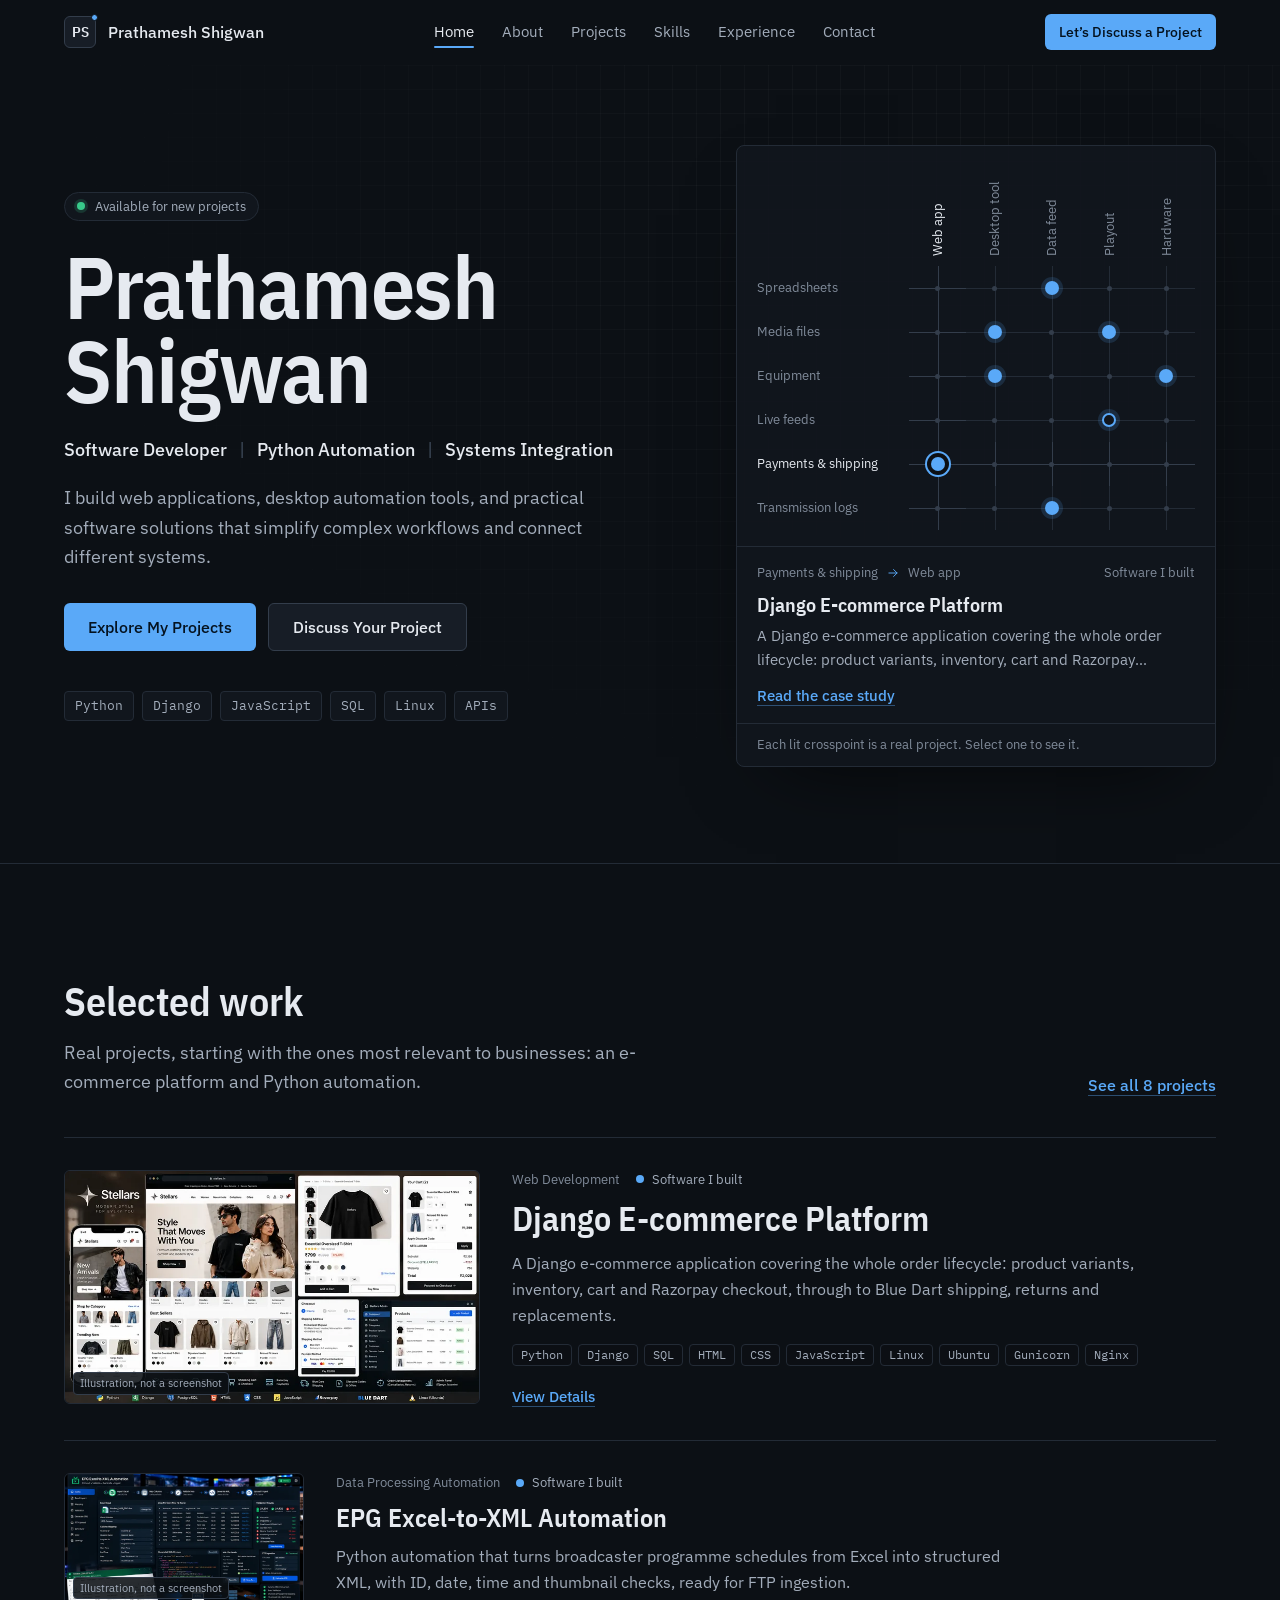
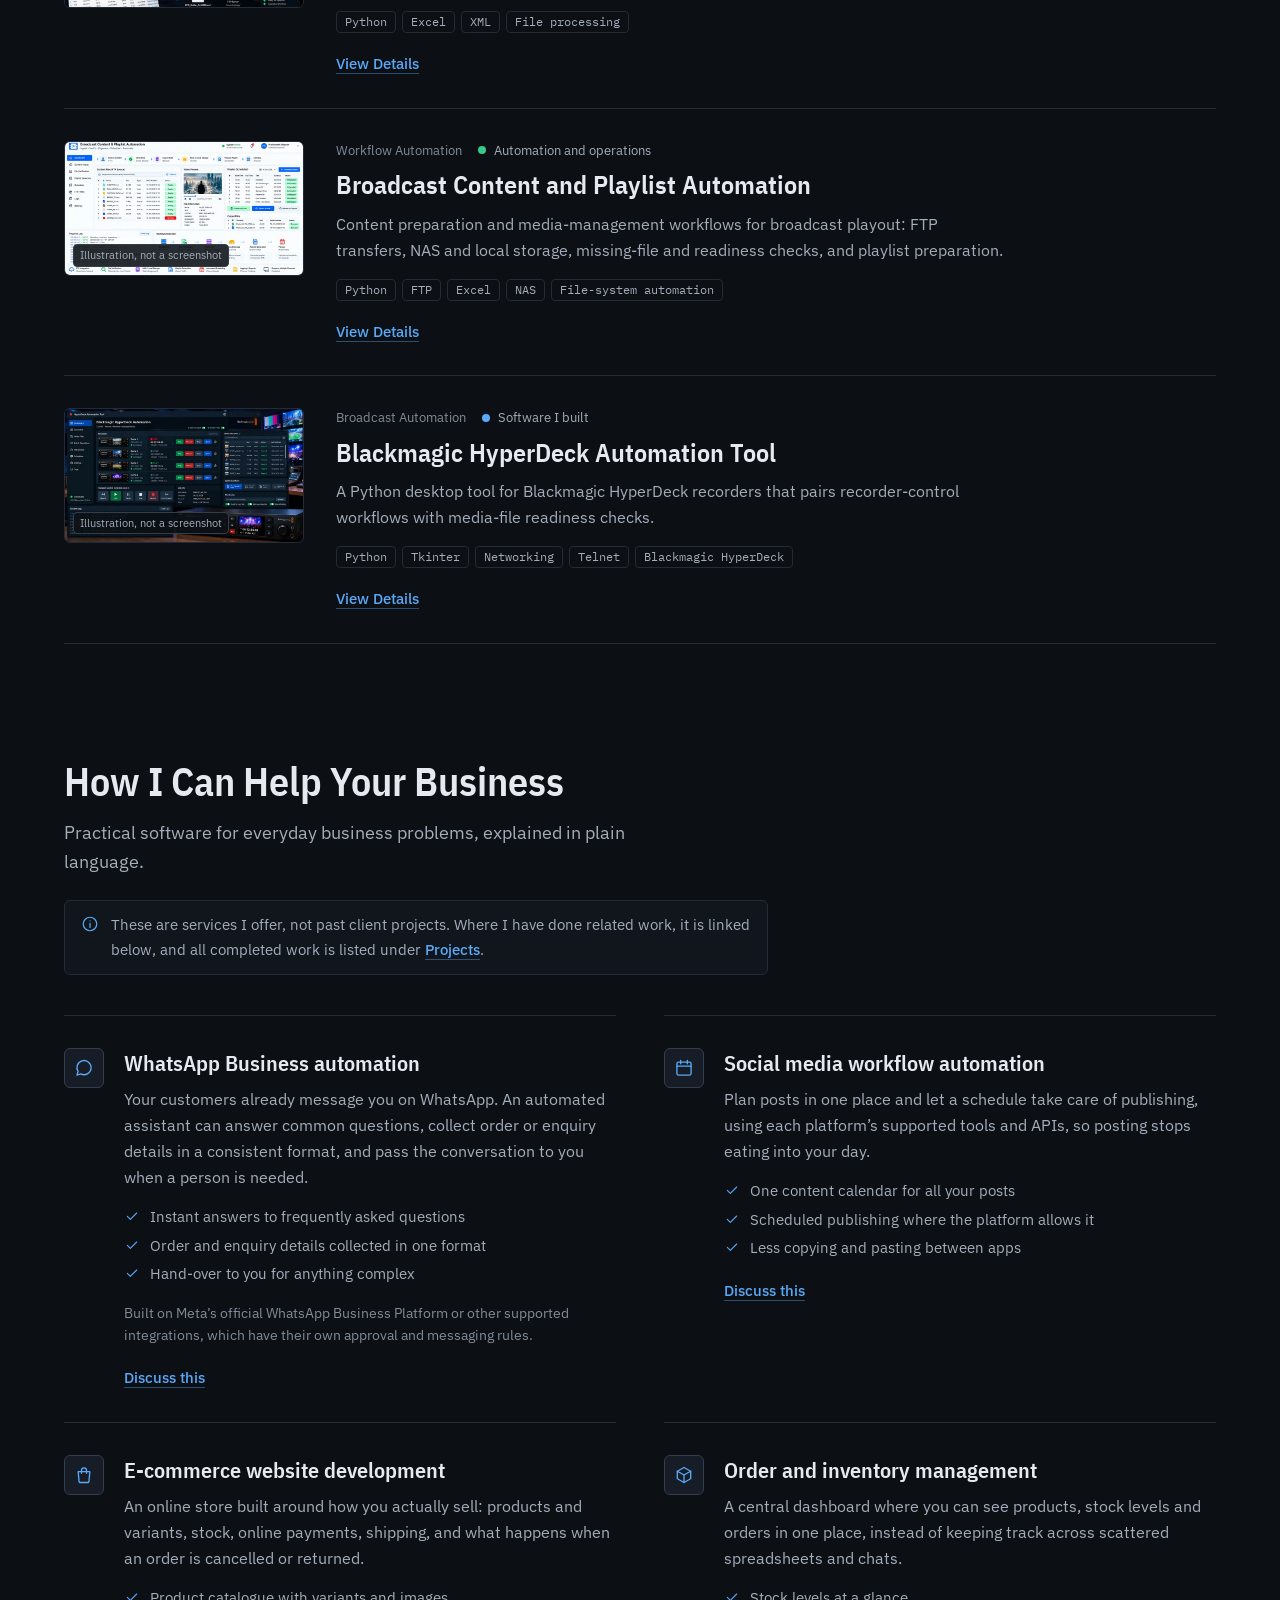
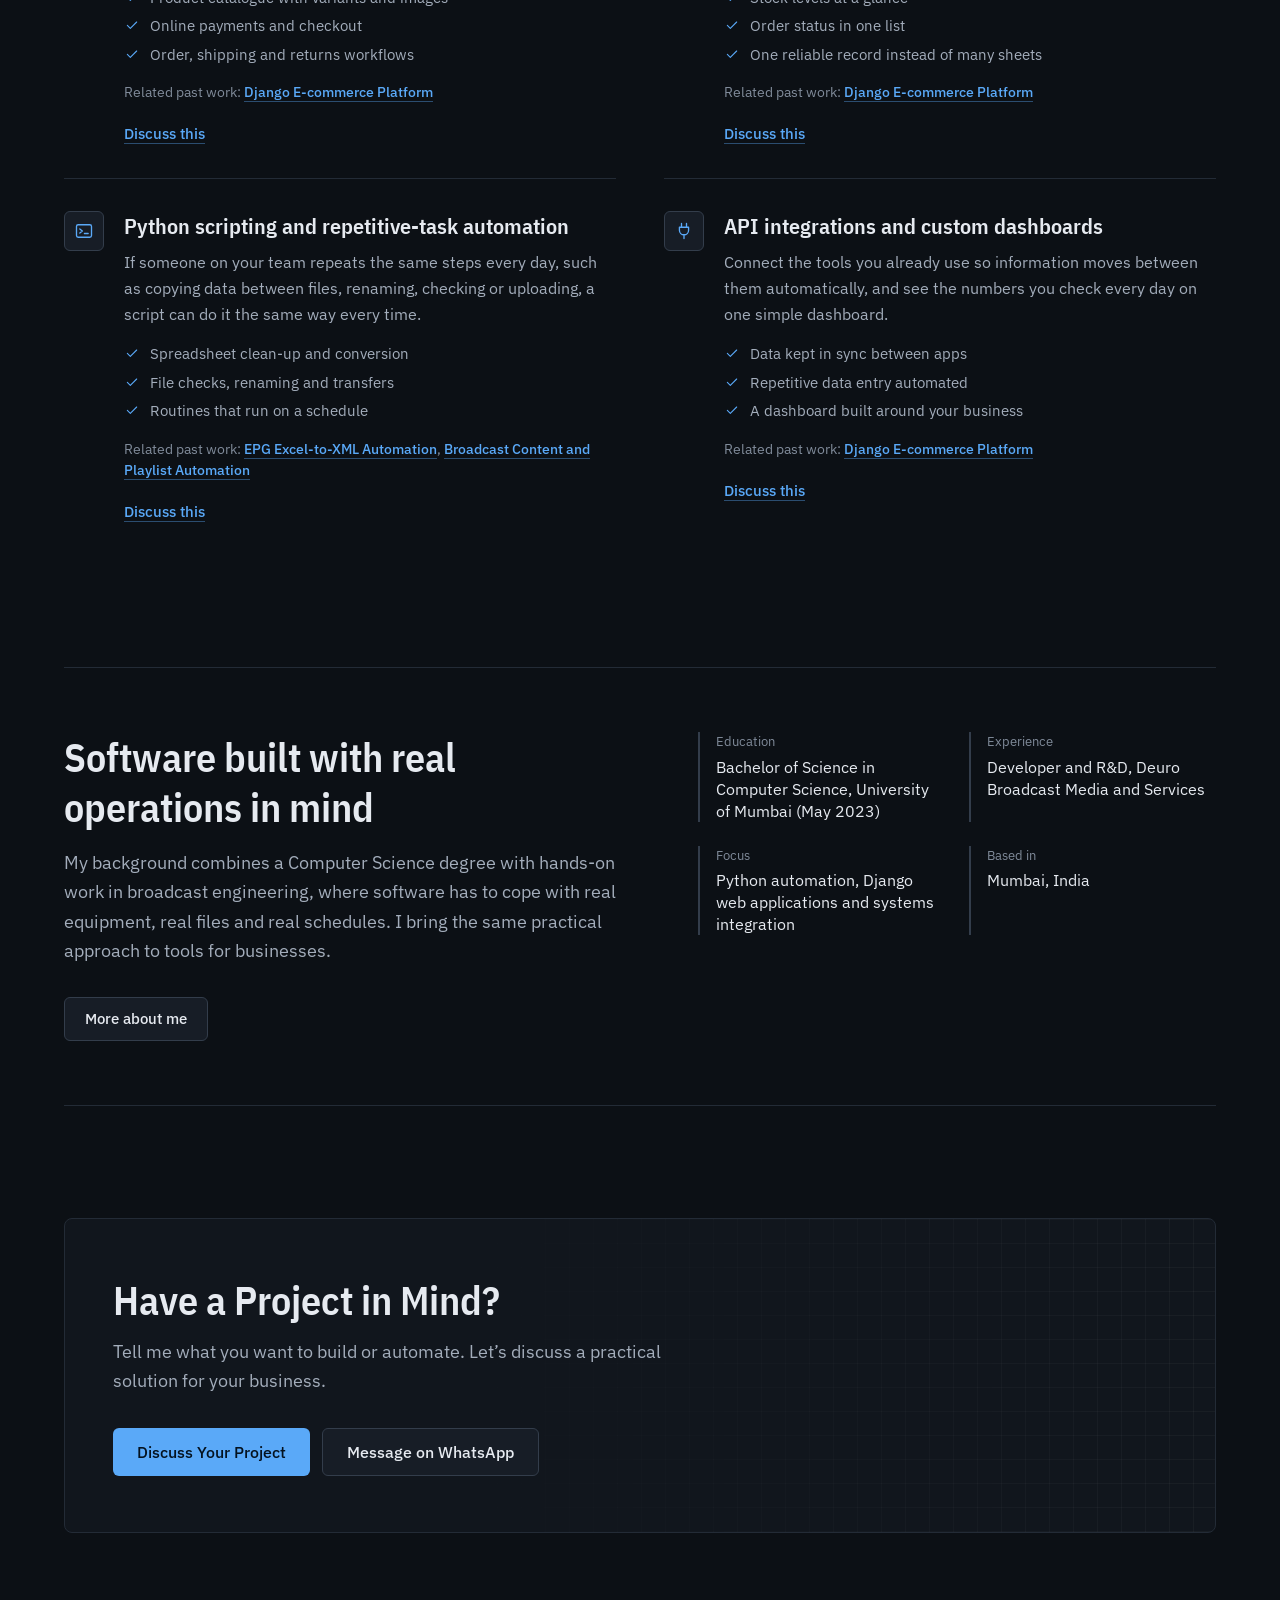
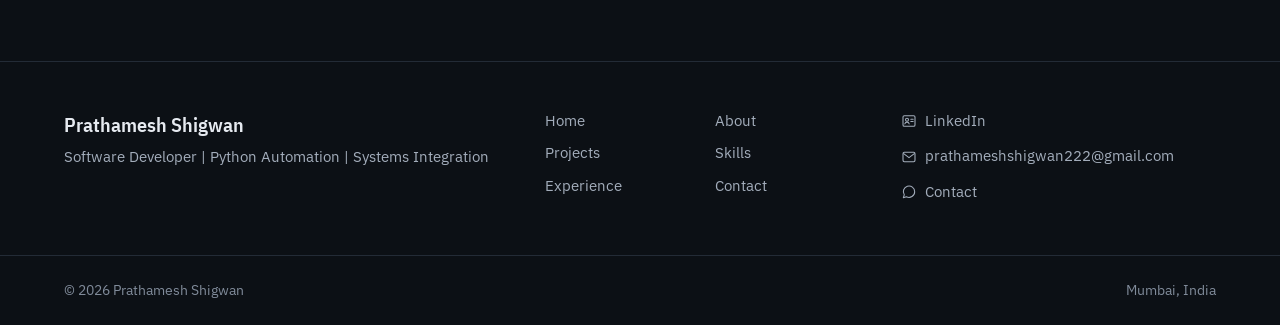
<file: index.html>
<!doctype html>
<html lang="en-IN">
  <head>
    <meta charset="utf-8" />
    <meta name="viewport" content="width=device-width, initial-scale=1, viewport-fit=cover" />
    <title>Prathamesh Shigwan — Software Developer | Python Automation | Systems Integration</title>
    <meta name="description" content="Portfolio of Prathamesh Shigwan, a Mumbai-based software developer building Python automation, Django web applications, desktop tools and systems integrations." />
    <meta name="theme-color" content="#0c1015" />
    <meta name="color-scheme" content="dark" />

    <!-- Link previews (WhatsApp, LinkedIn, X) -->
    <meta property="og:type" content="website" />
    <meta property="og:locale" content="en_IN" />
    <meta property="og:site_name" content="Prathamesh Shigwan" />
    <meta property="og:title" content="Prathamesh Shigwan — Software Developer | Python Automation | Systems Integration" />
    <meta property="og:description" content="Portfolio of Prathamesh Shigwan, a Mumbai-based software developer building Python automation, Django web applications, desktop tools and systems integrations." />
    <meta name="twitter:card" content="summary_large_image" />
    <meta name="twitter:title" content="Prathamesh Shigwan — Software Developer | Python Automation | Systems Integration" />
    <meta name="twitter:description" content="Portfolio of Prathamesh Shigwan, a Mumbai-based software developer building Python automation, Django web applications, desktop tools and systems integrations." />
    <!-- Turned on once the site is live: see README.md, "When the site is live". -->
    <!--SITE-URL <link rel="canonical" href="https://example.com/" /> SITE-URL-->
    <!--SITE-URL <meta property="og:url" content="https://example.com/" /> SITE-URL-->
    <!--SITE-URL <meta property="og:image" content="https://example.com/images/og-image.png" /> SITE-URL-->
    <!--SITE-URL <meta property="og:image:width" content="1200" /> SITE-URL-->
    <!--SITE-URL <meta property="og:image:height" content="630" /> SITE-URL-->
    <!--SITE-URL <meta name="twitter:image" content="https://example.com/images/og-image.png" /> SITE-URL-->
    <script type="application/ld+json">{"@context": "https://schema.org", "@type": "Person", "name": "Prathamesh Shigwan", "jobTitle": "Software Developer", "description": "I build web applications, desktop automation tools, and practical software solutions that simplify complex workflows and connect different systems.", "homeLocation": {"@type": "Place", "name": "Mumbai, India"}, "alumniOf": {"@type": "CollegeOrUniversity", "name": "University of Mumbai"}, "knowsAbout": ["Python", "Django", "JavaScript", "SQL", "Linux", "APIs", "Workflow automation", "Systems integration"], "sameAs": ["https://www.linkedin.com/in/prathamesh-shigwan"]}</script>
    <link rel="icon" href="images/favicon.ico" sizes="32x32" />
    <link rel="icon" href="images/favicon.svg" type="image/svg+xml" />
    <link rel="apple-touch-icon" href="images/apple-touch-icon.png" />
    <link rel="preload" href="fonts/ibm-plex-sans-400.woff2" as="font" type="font/woff2" crossorigin />
    <link rel="preload" href="fonts/ibm-plex-sans-condensed-600.woff2" as="font" type="font/woff2" crossorigin />
    <link rel="stylesheet" href="css/style.css" />
    <script>document.documentElement.classList.add('js');</script>
    <script src="js/config.js" defer></script>
    <script src="js/main.js" defer></script>
  </head>
  <body>
    <a class="skip-link" href="#main">Skip to content</a>
    <header class="site-header" data-header>
      <div class="container header-bar">
        <a class="brand" href="index.html">
          <span class="monogram" aria-hidden="true">PS<span class="monogram-dot"></span></span>
          <span class="brand-name">Prathamesh Shigwan</span><span class="sr-only">, home</span>
        </a>
        <nav class="nav-desktop" aria-label="Main">
          <ul>
            <li><a class="nav-link is-active" href="index.html" aria-current="page">Home</a></li>
            <li><a class="nav-link" href="about.html">About</a></li>
            <li><a class="nav-link" href="projects.html">Projects</a></li>
            <li><a class="nav-link" href="skills.html">Skills</a></li>
            <li><a class="nav-link" href="experience.html">Experience</a></li>
            <li><a class="nav-link" href="contact.html">Contact</a></li>
          </ul>
        </nav>
        <div class="header-actions">
          <a class="btn btn-primary btn-sm header-cta" href="contact.html">Let’s Discuss a Project</a>
          <button class="menu-toggle" type="button" aria-expanded="false" aria-controls="mobile-menu" data-menu-toggle>
            <span class="menu-icon-open"><svg viewBox="0 0 24 24" fill="none" stroke="currentColor" stroke-width="1.6" stroke-linecap="round" stroke-linejoin="round" aria-hidden="true" focusable="false" class="icon"><path d="M4 7h16M4 12h16M4 17h16"></path></svg></span>
            <span class="menu-icon-close"><svg viewBox="0 0 24 24" fill="none" stroke="currentColor" stroke-width="1.6" stroke-linecap="round" stroke-linejoin="round" aria-hidden="true" focusable="false" class="icon"><path d="M6 6l12 12M18 6 6 18"></path></svg></span>
            <span class="sr-only" data-menu-label>Open menu</span>
          </button>
        </div>
      </div>
      <div class="mobile-menu" id="mobile-menu" hidden>
        <nav class="container" aria-label="Menu">
          <ul>
            <li><a class="mobile-link is-active" href="index.html" aria-current="page">Home<span class="mobile-current">Current page</span></a></li>
            <li><a class="mobile-link" href="about.html">About</a></li>
            <li><a class="mobile-link" href="projects.html">Projects</a></li>
            <li><a class="mobile-link" href="skills.html">Skills</a></li>
            <li><a class="mobile-link" href="experience.html">Experience</a></li>
            <li><a class="mobile-link" href="contact.html">Contact</a></li>
          </ul>
          <a class="btn btn-primary btn-lg btn-block mobile-cta" href="contact.html">Let’s Discuss a Project</a>
        </nav>
      </div>
    </header>
    <div class="menu-backdrop" data-menu-backdrop hidden></div>
    <main id="main" tabindex="-1">
      <section class="hero" aria-labelledby="hero-title">
        <div class="hero-grid-bg" aria-hidden="true"></div>
        <div class="container hero-inner">
          <div>
            <p class="availability"><span class="tally-dot" aria-hidden="true"></span>Available for new projects</p>
            <h1 class="hero-title" id="hero-title">Prathamesh Shigwan</h1>
            <p class="hero-headline"><span>Software Developer</span><span class="hero-sep" aria-hidden="true">|</span><span class="sr-only">, </span><span>Python Automation</span><span class="hero-sep" aria-hidden="true">|</span><span class="sr-only">, </span><span>Systems Integration</span></p>
            <p class="hero-intro">I build web applications, desktop automation tools, and practical software solutions that simplify complex workflows and connect different systems.</p>
            <div class="button-row hero-actions">
              <a class="btn btn-primary btn-lg" href="projects.html">Explore My Projects</a>
              <a class="btn btn-secondary btn-lg" href="contact.html">Discuss Your Project</a>
            </div>
            <div class="hero-stack">
              <h2 class="sr-only">Core technologies</h2>
              <ul>      <li>Python</li>
                  <li>Django</li>
                  <li>JavaScript</li>
                  <li>SQL</li>
                  <li>Linux</li>
                  <li>APIs</li>
              </ul>
            </div>
          </div>
          <div class="matrix-panel" data-matrix>
            <div class="matrix-grid" style="--cols: 5">
              <span aria-hidden="true"></span>
              <span class="matrix-col-label is-active" data-col="0" aria-hidden="true">Web app</span>
              <span class="matrix-col-label" data-col="1" aria-hidden="true">Desktop tool</span>
              <span class="matrix-col-label" data-col="2" aria-hidden="true">Data feed</span>
              <span class="matrix-col-label" data-col="3" aria-hidden="true">Playout</span>
              <span class="matrix-col-label" data-col="4" aria-hidden="true">Hardware</span>
              <span class="matrix-row-label" data-row="0" aria-hidden="true">Spreadsheets</span>
              <div class="matrix-cell on-path" data-row="0" data-col="0"><span class="matrix-idle" aria-hidden="true"></span></div>
              <div class="matrix-cell" data-row="0" data-col="1"><span class="matrix-idle" aria-hidden="true"></span></div>
              <div class="matrix-cell" data-row="0" data-col="2"><button class="matrix-point" type="button" style="--i: 1" aria-pressed="false" aria-label="Spreadsheets to Data feed: EPG Excel-to-XML Automation" data-route="1" data-source="0" data-dest="2" data-title="EPG Excel-to-XML Automation" data-summary="Python automation that turns broadcaster programme schedules from Excel into structured XML, with ID, date, time and thumbnail checks, ready for FTP ingestion." data-kind="Software I built" data-href="projects/epg-excel-to-xml.html"></button></div>
              <div class="matrix-cell" data-row="0" data-col="3"><span class="matrix-idle" aria-hidden="true"></span></div>
              <div class="matrix-cell" data-row="0" data-col="4"><span class="matrix-idle" aria-hidden="true"></span></div>
              <span class="matrix-row-label" data-row="1" aria-hidden="true">Media files</span>
              <div class="matrix-cell on-path" data-row="1" data-col="0"><span class="matrix-idle" aria-hidden="true"></span></div>
              <div class="matrix-cell" data-row="1" data-col="1"><button class="matrix-point" type="button" style="--i: 3" aria-pressed="false" aria-label="Media files to Desktop tool: Blackmagic HyperDeck Automation Tool" data-route="3" data-source="1" data-dest="1" data-title="Blackmagic HyperDeck Automation Tool" data-summary="A Python desktop tool for Blackmagic HyperDeck recorders that pairs recorder-control workflows with media-file readiness checks." data-kind="Software I built" data-href="projects/hyperdeck-automation-tool.html"></button></div>
              <div class="matrix-cell" data-row="1" data-col="2"><span class="matrix-idle" aria-hidden="true"></span></div>
              <div class="matrix-cell" data-row="1" data-col="3"><button class="matrix-point" type="button" style="--i: 2" aria-pressed="false" aria-label="Media files to Playout: Broadcast Content and Playlist Automation" data-route="2" data-source="1" data-dest="3" data-title="Broadcast Content and Playlist Automation" data-summary="Content preparation and media-management workflows for broadcast playout: FTP transfers, NAS and local storage, missing-file and readiness checks, and playlist preparation." data-kind="Automation and operations" data-href="projects/broadcast-content-playlist-automation.html"></button></div>
              <div class="matrix-cell" data-row="1" data-col="4"><span class="matrix-idle" aria-hidden="true"></span></div>
              <span class="matrix-row-label" data-row="2" aria-hidden="true">Equipment</span>
              <div class="matrix-cell on-path" data-row="2" data-col="0"><span class="matrix-idle" aria-hidden="true"></span></div>
              <div class="matrix-cell" data-row="2" data-col="1"><button class="matrix-point" type="button" style="--i: 4" aria-pressed="false" aria-label="Equipment to Desktop tool: Blackmagic Videohub Controller" data-route="4" data-source="2" data-dest="1" data-title="Blackmagic Videohub Controller" data-summary="A Python desktop application for controlling Blackmagic Videohub routing equipment over the network." data-kind="Software I built" data-href="projects/videohub-controller.html"></button></div>
              <div class="matrix-cell" data-row="2" data-col="2"><span class="matrix-idle" aria-hidden="true"></span></div>
              <div class="matrix-cell" data-row="2" data-col="3"><span class="matrix-idle" aria-hidden="true"></span></div>
              <div class="matrix-cell" data-row="2" data-col="4"><button class="matrix-point" type="button" style="--i: 6" aria-pressed="false" aria-label="Equipment to Hardware: Broadcast Tally and LED Control System" data-route="6" data-source="2" data-dest="4" data-title="Broadcast Tally and LED Control System" data-summary="A tally indication system that brings broadcast control signals to WS2812B addressable LEDs, combining TSL protocol work with Arduino, FastLED and Raspberry Pi." data-kind="Software I built" data-href="projects/tally-led-control-system.html"></button></div>
              <span class="matrix-row-label" data-row="3" aria-hidden="true">Live feeds</span>
              <div class="matrix-cell on-path" data-row="3" data-col="0"><span class="matrix-idle" aria-hidden="true"></span></div>
              <div class="matrix-cell" data-row="3" data-col="1"><span class="matrix-idle" aria-hidden="true"></span></div>
              <div class="matrix-cell" data-row="3" data-col="2"><span class="matrix-idle" aria-hidden="true"></span></div>
              <div class="matrix-cell" data-row="3" data-col="3"><button class="matrix-point is-ops" type="button" style="--i: 7" aria-pressed="false" aria-label="Live feeds to Playout: Live Streaming and Broadcast Operations" data-route="7" data-source="3" data-dest="3" data-title="Live Streaming and Broadcast Operations" data-summary="Hands-on operational experience supporting live broadcast and streaming workflows: event monitoring and recording, feed troubleshooting, SRT, UDP and RTMP." data-kind="Operational experience" data-href="projects/live-streaming-broadcast-operations.html"></button></div>
              <div class="matrix-cell" data-row="3" data-col="4"><span class="matrix-idle" aria-hidden="true"></span></div>
              <span class="matrix-row-label is-active" data-row="4" aria-hidden="true">Payments &amp; shipping</span>
              <div class="matrix-cell on-path" data-row="4" data-col="0"><button class="matrix-point is-selected" type="button" style="--i: 0" aria-pressed="true" aria-label="Payments &amp; shipping to Web app: Django E-commerce Platform" data-route="0" data-source="4" data-dest="0" data-title="Django E-commerce Platform" data-summary="A Django e-commerce application covering the whole order lifecycle: product variants, inventory, cart and Razorpay checkout, through to Blue Dart shipping, returns and replacements." data-kind="Software I built" data-href="projects/django-ecommerce-platform.html"></button></div>
              <div class="matrix-cell on-path" data-row="4" data-col="1"><span class="matrix-idle" aria-hidden="true"></span></div>
              <div class="matrix-cell on-path" data-row="4" data-col="2"><span class="matrix-idle" aria-hidden="true"></span></div>
              <div class="matrix-cell on-path" data-row="4" data-col="3"><span class="matrix-idle" aria-hidden="true"></span></div>
              <div class="matrix-cell on-path" data-row="4" data-col="4"><span class="matrix-idle" aria-hidden="true"></span></div>
              <span class="matrix-row-label" data-row="5" aria-hidden="true">Transmission logs</span>
              <div class="matrix-cell on-path" data-row="5" data-col="0"><span class="matrix-idle" aria-hidden="true"></span></div>
              <div class="matrix-cell" data-row="5" data-col="1"><span class="matrix-idle" aria-hidden="true"></span></div>
              <div class="matrix-cell" data-row="5" data-col="2"><button class="matrix-point" type="button" style="--i: 5" aria-pressed="false" aria-label="Transmission logs to Data feed: AsRunLog Processing" data-route="5" data-source="5" data-dest="2" data-title="AsRunLog Processing" data-summary="Processing broadcast transmission (as-run) logs into structured data for downstream systems, with workflow support for HDFS ingestion." data-kind="Software I built" data-href="projects/asrunlog-processing.html"></button></div>
              <div class="matrix-cell" data-row="5" data-col="3"><span class="matrix-idle" aria-hidden="true"></span></div>
              <div class="matrix-cell" data-row="5" data-col="4"><span class="matrix-idle" aria-hidden="true"></span></div>
            </div>
            <div class="matrix-detail">
              <p class="matrix-route">
                <span data-matrix-source>Payments &amp; shipping</span>
                <svg viewBox="0 0 24 24" fill="none" stroke="currentColor" stroke-width="1.6" stroke-linecap="round" stroke-linejoin="round" aria-hidden="true" focusable="false" class="icon matrix-arrow"><path d="M5 12h14M13 6l6 6-6 6"></path></svg>
                <span data-matrix-dest>Web app</span>
                <span class="matrix-kind" data-matrix-kind>Software I built</span>
              </p>
              <p class="matrix-title" data-matrix-title>Django E-commerce Platform</p>
              <p class="matrix-summary" data-matrix-summary>A Django e-commerce application covering the whole order lifecycle: product variants, inventory, cart and Razorpay checkout, through to Blue Dart shipping, returns and replacements.</p>
              <a class="text-link matrix-link" data-matrix-link href="projects/django-ecommerce-platform.html">Read the case study<span class="sr-only" data-matrix-link-title>: Django E-commerce Platform</span></a>
            </div>
            <p class="matrix-note">Each lit crosspoint is a real project. Select one to see it.</p>
          </div>
        </div>
      </section>

      <section class="container section" aria-labelledby="featured-title">
        <div class="section-heading">
          <div>
            <h2 class="section-title" id="featured-title">Selected work</h2>
            <p class="section-description">Real projects, starting with the ones most relevant to businesses: an e-commerce platform and Python automation.</p>
          </div>
          <a class="text-link" href="projects.html">See all 8 projects</a>
        </div>
        <ol class="project-list">
          <li class="project-row project-row--large" data-filters="web">
            <div class="project-row-inner">
              <div class="project-row-visual"><div class="shot"><img src="images/projects/django-ecommerce-platform-1600.webp" srcset="images/projects/django-ecommerce-platform-800.webp 800w, images/projects/django-ecommerce-platform-1600.webp 1600w" sizes="(min-width: 64rem) 26rem, (min-width: 48rem) 20rem, calc(100vw - 2.5rem)" width="1600" height="900" alt="Illustration of an online clothing store: storefront on desktop and phone, product page, cart, checkout with Razorpay and Blue Dart, and an admin product list." loading="lazy" decoding="async" /><span class="shot-label">Illustration, not a screenshot</span></div></div>
              <div class="project-row-body">
                <p class="project-meta"><span>Web Development</span><span class="kind-badge"><span class="kind-dot kind-dot--built" aria-hidden="true"></span>Software I built</span></p>
                <h3 class="project-row-title">Django E-commerce Platform</h3>
                <p class="project-row-summary">A Django e-commerce application covering the whole order lifecycle: product variants, inventory, cart and Razorpay checkout, through to Blue Dart shipping, returns and replacements.</p>
                <ul class="tech-list" aria-label="Technologies">
                  <li>Python</li>
                  <li>Django</li>
                  <li>SQL</li>
                  <li>HTML</li>
                  <li>CSS</li>
                  <li>JavaScript</li>
                  <li>Linux</li>
                  <li>Ubuntu</li>
                  <li>Gunicorn</li>
                  <li>Nginx</li>
                </ul>
                <a class="project-row-link" href="projects/django-ecommerce-platform.html">View Details<span class="sr-only">: Django E-commerce Platform</span></a>
              </div>
            </div>
          </li>
          <li class="project-row" data-filters="python data broadcast">
            <div class="project-row-inner">
              <div class="project-row-visual"><div class="shot"><img src="images/projects/epg-excel-to-xml-1600.webp" srcset="images/projects/epg-excel-to-xml-800.webp 800w, images/projects/epg-excel-to-xml-1600.webp 1600w" sizes="(min-width: 48rem) 15rem, calc(100vw - 2.5rem)" width="1600" height="900" alt="Illustration of the EPG workflow: an Excel schedule, column mapping, validation results, a generated XML preview and FTP upload settings." loading="lazy" decoding="async" /><span class="shot-label">Illustration, not a screenshot</span></div></div>
              <div class="project-row-body">
                <p class="project-meta"><span>Data Processing Automation</span><span class="kind-badge"><span class="kind-dot kind-dot--built" aria-hidden="true"></span>Software I built</span></p>
                <h3 class="project-row-title">EPG Excel-to-XML Automation</h3>
                <p class="project-row-summary">Python automation that turns broadcaster programme schedules from Excel into structured XML, with ID, date, time and thumbnail checks, ready for FTP ingestion.</p>
                <ul class="tech-list" aria-label="Technologies">
                  <li>Python</li>
                  <li>Excel</li>
                  <li>XML</li>
                  <li>File processing</li>
                </ul>
                <a class="project-row-link" href="projects/epg-excel-to-xml.html">View Details<span class="sr-only">: EPG Excel-to-XML Automation</span></a>
              </div>
            </div>
          </li>
          <li class="project-row" data-filters="python broadcast">
            <div class="project-row-inner">
              <div class="project-row-visual"><div class="shot"><img src="images/projects/broadcast-content-playlist-automation-1600.webp" srcset="images/projects/broadcast-content-playlist-automation-800.webp 800w, images/projects/broadcast-content-playlist-automation-1600.webp 1600w" sizes="(min-width: 48rem) 15rem, calc(100vw - 2.5rem)" width="1600" height="900" alt="Illustration of the content workflow: an FTP file list with a missing file flagged, a video preview, a playlist schedule, a process log, and the steps from FTP to NAS to playout." loading="lazy" decoding="async" /><span class="shot-label">Illustration, not a screenshot</span></div></div>
              <div class="project-row-body">
                <p class="project-meta"><span>Workflow Automation</span><span class="kind-badge"><span class="kind-dot kind-dot--mixed" aria-hidden="true"></span>Automation and operations</span></p>
                <h3 class="project-row-title">Broadcast Content and Playlist Automation</h3>
                <p class="project-row-summary">Content preparation and media-management workflows for broadcast playout: FTP transfers, NAS and local storage, missing-file and readiness checks, and playlist preparation.</p>
                <ul class="tech-list" aria-label="Technologies">
                  <li>Python</li>
                  <li>FTP</li>
                  <li>Excel</li>
                  <li>NAS</li>
                  <li>File-system automation</li>
                </ul>
                <a class="project-row-link" href="projects/broadcast-content-playlist-automation.html">View Details<span class="sr-only">: Broadcast Content and Playlist Automation</span></a>
              </div>
            </div>
          </li>
          <li class="project-row" data-filters="desktop python broadcast">
            <div class="project-row-inner">
              <div class="project-row-visual"><div class="shot"><img src="images/projects/hyperdeck-automation-tool-1600.webp" srcset="images/projects/hyperdeck-automation-tool-800.webp 800w, images/projects/hyperdeck-automation-tool-1600.webp 1600w" sizes="(min-width: 48rem) 15rem, calc(100vw - 2.5rem)" width="1600" height="900" alt="Illustration of the HyperDeck tool: recorder controls, a media file list pairing each .mov with its .mcc file, and a system log, beside a HyperDeck recorder." loading="lazy" decoding="async" /><span class="shot-label">Illustration, not a screenshot</span></div></div>
              <div class="project-row-body">
                <p class="project-meta"><span>Broadcast Automation</span><span class="kind-badge"><span class="kind-dot kind-dot--built" aria-hidden="true"></span>Software I built</span></p>
                <h3 class="project-row-title">Blackmagic HyperDeck Automation Tool</h3>
                <p class="project-row-summary">A Python desktop tool for Blackmagic HyperDeck recorders that pairs recorder-control workflows with media-file readiness checks.</p>
                <ul class="tech-list" aria-label="Technologies">
                  <li>Python</li>
                  <li>Tkinter</li>
                  <li>Networking</li>
                  <li>Telnet</li>
                  <li>Blackmagic HyperDeck</li>
                </ul>
                <a class="project-row-link" href="projects/hyperdeck-automation-tool.html">View Details<span class="sr-only">: Blackmagic HyperDeck Automation Tool</span></a>
              </div>
            </div>
          </li>
        </ol>
      </section>

      <section class="container section" aria-labelledby="services-title">
        <div class="section-heading">
          <div>
            <h2 class="section-title" id="services-title">How I Can Help Your Business</h2>
            <p class="section-description">Practical software for everyday business problems, explained in plain language.</p>
          </div>
        </div>
        <p class="info-note">
          <svg viewBox="0 0 24 24" fill="none" stroke="currentColor" stroke-width="1.6" stroke-linecap="round" stroke-linejoin="round" aria-hidden="true" focusable="false" class="icon"><circle cx="12" cy="12" r="9"></circle><path d="M12 11v5.5M12 7.75v.01"></path></svg>
          <span>These are services I offer, not past client projects. Where I have done related work, it is linked below, and all completed work is listed under <a class="text-link" href="projects.html">Projects</a>.</span>
        </p>
        <ul class="services-grid">
          <li class="service">
            <span class="service-icon"><svg viewBox="0 0 24 24" fill="none" stroke="currentColor" stroke-width="1.6" stroke-linecap="round" stroke-linejoin="round" aria-hidden="true" focusable="false" class="icon"><path d="M20.5 11.5a8.5 8.5 0 0 1-12.4 7.6L3.5 20.5l1.4-4.3A8.5 8.5 0 1 1 20.5 11.5Z"></path></svg></span>
            <div class="service-body">
              <h3 class="service-title">WhatsApp Business automation</h3>
              <p class="service-text">Your customers already message you on WhatsApp. An automated assistant can answer common questions, collect order or enquiry details in a consistent format, and pass the conversation to you when a person is needed.</p>
              <ul class="checklist">    <li><svg viewBox="0 0 24 24" fill="none" stroke="currentColor" stroke-width="1.6" stroke-linecap="round" stroke-linejoin="round" aria-hidden="true" focusable="false" class="icon"><path d="M5 12.5l4.5 4.5L19 7.5"></path></svg>Instant answers to frequently asked questions</li>
                  <li><svg viewBox="0 0 24 24" fill="none" stroke="currentColor" stroke-width="1.6" stroke-linecap="round" stroke-linejoin="round" aria-hidden="true" focusable="false" class="icon"><path d="M5 12.5l4.5 4.5L19 7.5"></path></svg>Order and enquiry details collected in one format</li>
                  <li><svg viewBox="0 0 24 24" fill="none" stroke="currentColor" stroke-width="1.6" stroke-linecap="round" stroke-linejoin="round" aria-hidden="true" focusable="false" class="icon"><path d="M5 12.5l4.5 4.5L19 7.5"></path></svg>Hand-over to you for anything complex</li>
              </ul><p class="service-note">Built on Meta’s official WhatsApp Business Platform or other supported integrations, which have their own approval and messaging rules.</p>
              <a class="text-link service-link" href="contact.html?type=whatsapp">Discuss this<span class="sr-only">: WhatsApp Business automation</span></a>
            </div>
          </li>
          <li class="service">
            <span class="service-icon"><svg viewBox="0 0 24 24" fill="none" stroke="currentColor" stroke-width="1.6" stroke-linecap="round" stroke-linejoin="round" aria-hidden="true" focusable="false" class="icon"><rect x="3.5" y="5" width="17" height="15.5" rx="2"></rect><path d="M3.5 9.75h17M8 3v4M16 3v4"></path></svg></span>
            <div class="service-body">
              <h3 class="service-title">Social media workflow automation</h3>
              <p class="service-text">Plan posts in one place and let a schedule take care of publishing, using each platform’s supported tools and APIs, so posting stops eating into your day.</p>
              <ul class="checklist">    <li><svg viewBox="0 0 24 24" fill="none" stroke="currentColor" stroke-width="1.6" stroke-linecap="round" stroke-linejoin="round" aria-hidden="true" focusable="false" class="icon"><path d="M5 12.5l4.5 4.5L19 7.5"></path></svg>One content calendar for all your posts</li>
                  <li><svg viewBox="0 0 24 24" fill="none" stroke="currentColor" stroke-width="1.6" stroke-linecap="round" stroke-linejoin="round" aria-hidden="true" focusable="false" class="icon"><path d="M5 12.5l4.5 4.5L19 7.5"></path></svg>Scheduled publishing where the platform allows it</li>
                  <li><svg viewBox="0 0 24 24" fill="none" stroke="currentColor" stroke-width="1.6" stroke-linecap="round" stroke-linejoin="round" aria-hidden="true" focusable="false" class="icon"><path d="M5 12.5l4.5 4.5L19 7.5"></path></svg>Less copying and pasting between apps</li>
              </ul>
              <a class="text-link service-link" href="contact.html?type=social">Discuss this<span class="sr-only">: Social media workflow automation</span></a>
            </div>
          </li>
          <li class="service">
            <span class="service-icon"><svg viewBox="0 0 24 24" fill="none" stroke="currentColor" stroke-width="1.6" stroke-linecap="round" stroke-linejoin="round" aria-hidden="true" focusable="false" class="icon"><path d="M5 8h14l-1.1 12.1a1 1 0 0 1-1 .9H7.1a1 1 0 0 1-1-.9L5 8Z"></path><path d="M9 10V6.5a3 3 0 0 1 6 0V10"></path></svg></span>
            <div class="service-body">
              <h3 class="service-title">E-commerce website development</h3>
              <p class="service-text">An online store built around how you actually sell: products and variants, stock, online payments, shipping, and what happens when an order is cancelled or returned.</p>
              <ul class="checklist">    <li><svg viewBox="0 0 24 24" fill="none" stroke="currentColor" stroke-width="1.6" stroke-linecap="round" stroke-linejoin="round" aria-hidden="true" focusable="false" class="icon"><path d="M5 12.5l4.5 4.5L19 7.5"></path></svg>Product catalogue with variants and images</li>
                  <li><svg viewBox="0 0 24 24" fill="none" stroke="currentColor" stroke-width="1.6" stroke-linecap="round" stroke-linejoin="round" aria-hidden="true" focusable="false" class="icon"><path d="M5 12.5l4.5 4.5L19 7.5"></path></svg>Online payments and checkout</li>
                  <li><svg viewBox="0 0 24 24" fill="none" stroke="currentColor" stroke-width="1.6" stroke-linecap="round" stroke-linejoin="round" aria-hidden="true" focusable="false" class="icon"><path d="M5 12.5l4.5 4.5L19 7.5"></path></svg>Order, shipping and returns workflows</li>
              </ul><p class="service-related">Related past work: <a class="text-link" href="projects/django-ecommerce-platform.html">Django E-commerce Platform</a></p>
              <a class="text-link service-link" href="contact.html?type=website">Discuss this<span class="sr-only">: E-commerce website development</span></a>
            </div>
          </li>
          <li class="service">
            <span class="service-icon"><svg viewBox="0 0 24 24" fill="none" stroke="currentColor" stroke-width="1.6" stroke-linecap="round" stroke-linejoin="round" aria-hidden="true" focusable="false" class="icon"><path d="M12 3 4 7.5v9L12 21l8-4.5v-9L12 3Z"></path><path d="m4 7.5 8 4.5 8-4.5M12 12v9"></path></svg></span>
            <div class="service-body">
              <h3 class="service-title">Order and inventory management</h3>
              <p class="service-text">A central dashboard where you can see products, stock levels and orders in one place, instead of keeping track across scattered spreadsheets and chats.</p>
              <ul class="checklist">    <li><svg viewBox="0 0 24 24" fill="none" stroke="currentColor" stroke-width="1.6" stroke-linecap="round" stroke-linejoin="round" aria-hidden="true" focusable="false" class="icon"><path d="M5 12.5l4.5 4.5L19 7.5"></path></svg>Stock levels at a glance</li>
                  <li><svg viewBox="0 0 24 24" fill="none" stroke="currentColor" stroke-width="1.6" stroke-linecap="round" stroke-linejoin="round" aria-hidden="true" focusable="false" class="icon"><path d="M5 12.5l4.5 4.5L19 7.5"></path></svg>Order status in one list</li>
                  <li><svg viewBox="0 0 24 24" fill="none" stroke="currentColor" stroke-width="1.6" stroke-linecap="round" stroke-linejoin="round" aria-hidden="true" focusable="false" class="icon"><path d="M5 12.5l4.5 4.5L19 7.5"></path></svg>One reliable record instead of many sheets</li>
              </ul><p class="service-related">Related past work: <a class="text-link" href="projects/django-ecommerce-platform.html">Django E-commerce Platform</a></p>
              <a class="text-link service-link" href="contact.html?type=website">Discuss this<span class="sr-only">: Order and inventory management</span></a>
            </div>
          </li>
          <li class="service">
            <span class="service-icon"><svg viewBox="0 0 24 24" fill="none" stroke="currentColor" stroke-width="1.6" stroke-linecap="round" stroke-linejoin="round" aria-hidden="true" focusable="false" class="icon"><rect x="3" y="4.5" width="18" height="15" rx="2"></rect><path d="m7 9.5 3 2.5-3 2.5M12.5 15h4.5"></path></svg></span>
            <div class="service-body">
              <h3 class="service-title">Python scripting and repetitive-task automation</h3>
              <p class="service-text">If someone on your team repeats the same steps every day, such as copying data between files, renaming, checking or uploading, a script can do it the same way every time.</p>
              <ul class="checklist">    <li><svg viewBox="0 0 24 24" fill="none" stroke="currentColor" stroke-width="1.6" stroke-linecap="round" stroke-linejoin="round" aria-hidden="true" focusable="false" class="icon"><path d="M5 12.5l4.5 4.5L19 7.5"></path></svg>Spreadsheet clean-up and conversion</li>
                  <li><svg viewBox="0 0 24 24" fill="none" stroke="currentColor" stroke-width="1.6" stroke-linecap="round" stroke-linejoin="round" aria-hidden="true" focusable="false" class="icon"><path d="M5 12.5l4.5 4.5L19 7.5"></path></svg>File checks, renaming and transfers</li>
                  <li><svg viewBox="0 0 24 24" fill="none" stroke="currentColor" stroke-width="1.6" stroke-linecap="round" stroke-linejoin="round" aria-hidden="true" focusable="false" class="icon"><path d="M5 12.5l4.5 4.5L19 7.5"></path></svg>Routines that run on a schedule</li>
              </ul><p class="service-related">Related past work: <a class="text-link" href="projects/epg-excel-to-xml.html">EPG Excel-to-XML Automation</a>, <a class="text-link" href="projects/broadcast-content-playlist-automation.html">Broadcast Content and Playlist Automation</a></p>
              <a class="text-link service-link" href="contact.html?type=python">Discuss this<span class="sr-only">: Python scripting and repetitive-task automation</span></a>
            </div>
          </li>
          <li class="service">
            <span class="service-icon"><svg viewBox="0 0 24 24" fill="none" stroke="currentColor" stroke-width="1.6" stroke-linecap="round" stroke-linejoin="round" aria-hidden="true" focusable="false" class="icon"><path d="M9 3v4.5M15 3v4.5M6.5 7.5h11V11a5.5 5.5 0 0 1-11 0V7.5ZM12 16.5V21"></path></svg></span>
            <div class="service-body">
              <h3 class="service-title">API integrations and custom dashboards</h3>
              <p class="service-text">Connect the tools you already use so information moves between them automatically, and see the numbers you check every day on one simple dashboard.</p>
              <ul class="checklist">    <li><svg viewBox="0 0 24 24" fill="none" stroke="currentColor" stroke-width="1.6" stroke-linecap="round" stroke-linejoin="round" aria-hidden="true" focusable="false" class="icon"><path d="M5 12.5l4.5 4.5L19 7.5"></path></svg>Data kept in sync between apps</li>
                  <li><svg viewBox="0 0 24 24" fill="none" stroke="currentColor" stroke-width="1.6" stroke-linecap="round" stroke-linejoin="round" aria-hidden="true" focusable="false" class="icon"><path d="M5 12.5l4.5 4.5L19 7.5"></path></svg>Repetitive data entry automated</li>
                  <li><svg viewBox="0 0 24 24" fill="none" stroke="currentColor" stroke-width="1.6" stroke-linecap="round" stroke-linejoin="round" aria-hidden="true" focusable="false" class="icon"><path d="M5 12.5l4.5 4.5L19 7.5"></path></svg>A dashboard built around your business</li>
              </ul><p class="service-related">Related past work: <a class="text-link" href="projects/django-ecommerce-platform.html">Django E-commerce Platform</a></p>
              <a class="text-link service-link" href="contact.html?type=api">Discuss this<span class="sr-only">: API integrations and custom dashboards</span></a>
            </div>
          </li>
        </ul>
      </section>

      <section class="container section" aria-labelledby="about-strip-title">
        <div class="about-strip">
          <div>
            <h2 class="section-title" id="about-strip-title">Software built with real operations in mind</h2>
            <p class="about-strip-text">My background combines a Computer Science degree with hands-on work in broadcast engineering, where software has to cope with real equipment, real files and real schedules. I bring the same practical approach to tools for businesses.</p>
            <a class="btn btn-secondary btn-md about-strip-button" href="about.html">More about me</a>
          </div>
          <dl class="fact-list">  <div>
                <dt>Education</dt>
                <dd>Bachelor of Science in Computer Science, University of Mumbai (May 2023)</dd>
              </div>
              <div>
                <dt>Experience</dt>
                <dd>Developer and R&amp;D, Deuro Broadcast Media and Services</dd>
              </div>
              <div>
                <dt>Focus</dt>
                <dd>Python automation, Django web applications and systems integration</dd>
              </div>
              <div>
                <dt>Based in</dt>
                <dd>Mumbai, India</dd>
              </div>
          </dl>
        </div>
      </section>

      <section class="container section" aria-labelledby="cta-title">
        <div class="cta-band">
          <div class="cta-grid" aria-hidden="true"></div>
          <div class="cta-content">
            <h2 class="section-title" id="cta-title">Have a Project in Mind?</h2>
            <p class="cta-text">Tell me what you want to build or automate. Let’s discuss a practical solution for your business.</p>
            <div class="button-row">
              <a class="btn btn-primary btn-lg" href="contact.html">Discuss Your Project</a>
              <a class="btn btn-secondary btn-lg" data-config-link="whatsapp" hidden>Message on WhatsApp</a>
            </div>
          </div>
        </div>
      </section>
    </main>
    <footer class="site-footer">
      <div class="container footer-grid">
        <div>
          <p class="footer-name">Prathamesh Shigwan</p>
          <p class="footer-headline">Software Developer | Python Automation | Systems Integration</p>
        </div>
        <nav aria-label="Footer">
          <ul class="footer-nav">
            <li><a href="index.html">Home</a></li>
            <li><a href="about.html">About</a></li>
            <li><a href="projects.html">Projects</a></li>
            <li><a href="skills.html">Skills</a></li>
            <li><a href="experience.html">Experience</a></li>
            <li><a href="contact.html">Contact</a></li>
          </ul>
        </nav>
        <ul class="footer-links">
          <li data-config-item="github" hidden>
            <a data-config-link="github"><svg viewBox="0 0 24 24" fill="none" stroke="currentColor" stroke-width="1.6" stroke-linecap="round" stroke-linejoin="round" aria-hidden="true" focusable="false" class="icon"><path d="m8 8-4 4 4 4M16 8l4 4-4 4M13.5 5l-3 14"></path></svg>GitHub</a>
          </li>
          <li data-config-missing="github" hidden></li>
          <li data-config-item="linkedin" hidden>
            <a data-config-link="linkedin"><svg viewBox="0 0 24 24" fill="none" stroke="currentColor" stroke-width="1.6" stroke-linecap="round" stroke-linejoin="round" aria-hidden="true" focusable="false" class="icon"><rect x="3" y="4" width="18" height="16" rx="2"></rect><circle cx="9" cy="10" r="2.25"></circle><path d="M5.75 16.25c.55-1.7 1.75-2.6 3.25-2.6s2.7.9 3.25 2.6M14.75 9.25h3.5M14.75 12.75h3.5"></path></svg>LinkedIn</a>
          </li>
          <li data-config-missing="linkedin" hidden></li>
          <li data-config-item="email" hidden>
            <a data-config-link="email"><svg viewBox="0 0 24 24" fill="none" stroke="currentColor" stroke-width="1.6" stroke-linecap="round" stroke-linejoin="round" aria-hidden="true" focusable="false" class="icon"><rect x="3" y="5" width="18" height="14" rx="2"></rect><path d="m4 7 8 6 8-6"></path></svg><span data-config-text="email"></span></a>
          </li>
          <li>
            <a href="contact.html"><svg viewBox="0 0 24 24" fill="none" stroke="currentColor" stroke-width="1.6" stroke-linecap="round" stroke-linejoin="round" aria-hidden="true" focusable="false" class="icon"><path d="M20.5 11.5a8.5 8.5 0 0 1-12.4 7.6L3.5 20.5l1.4-4.3A8.5 8.5 0 1 1 20.5 11.5Z"></path></svg>Contact</a>
          </li>
        </ul>
      </div>
      <div class="footer-bottom">
        <div class="container footer-bottom-inner">
          <p>© <span data-year>2026</span> Prathamesh Shigwan</p>
          <p>Mumbai, India</p>
        </div>
      </div>
    </footer>
  </body>
</html>
</file>
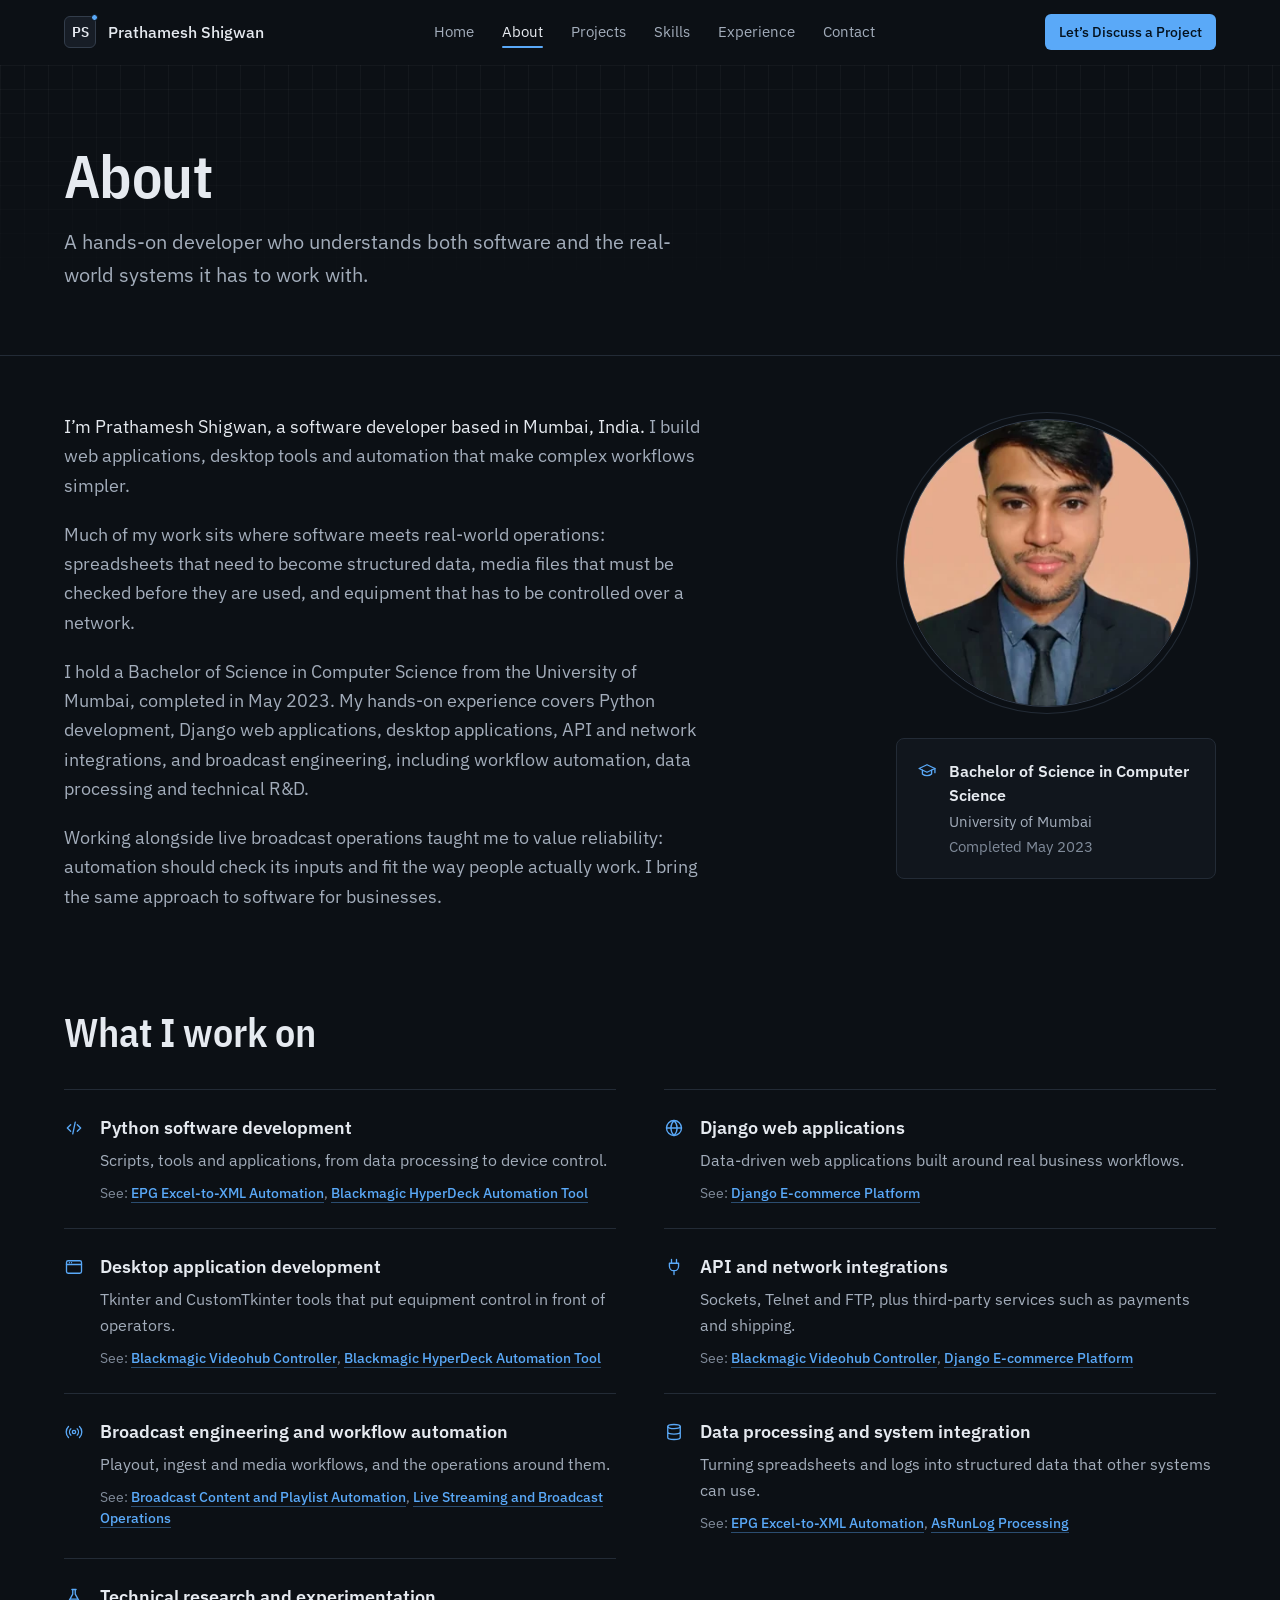
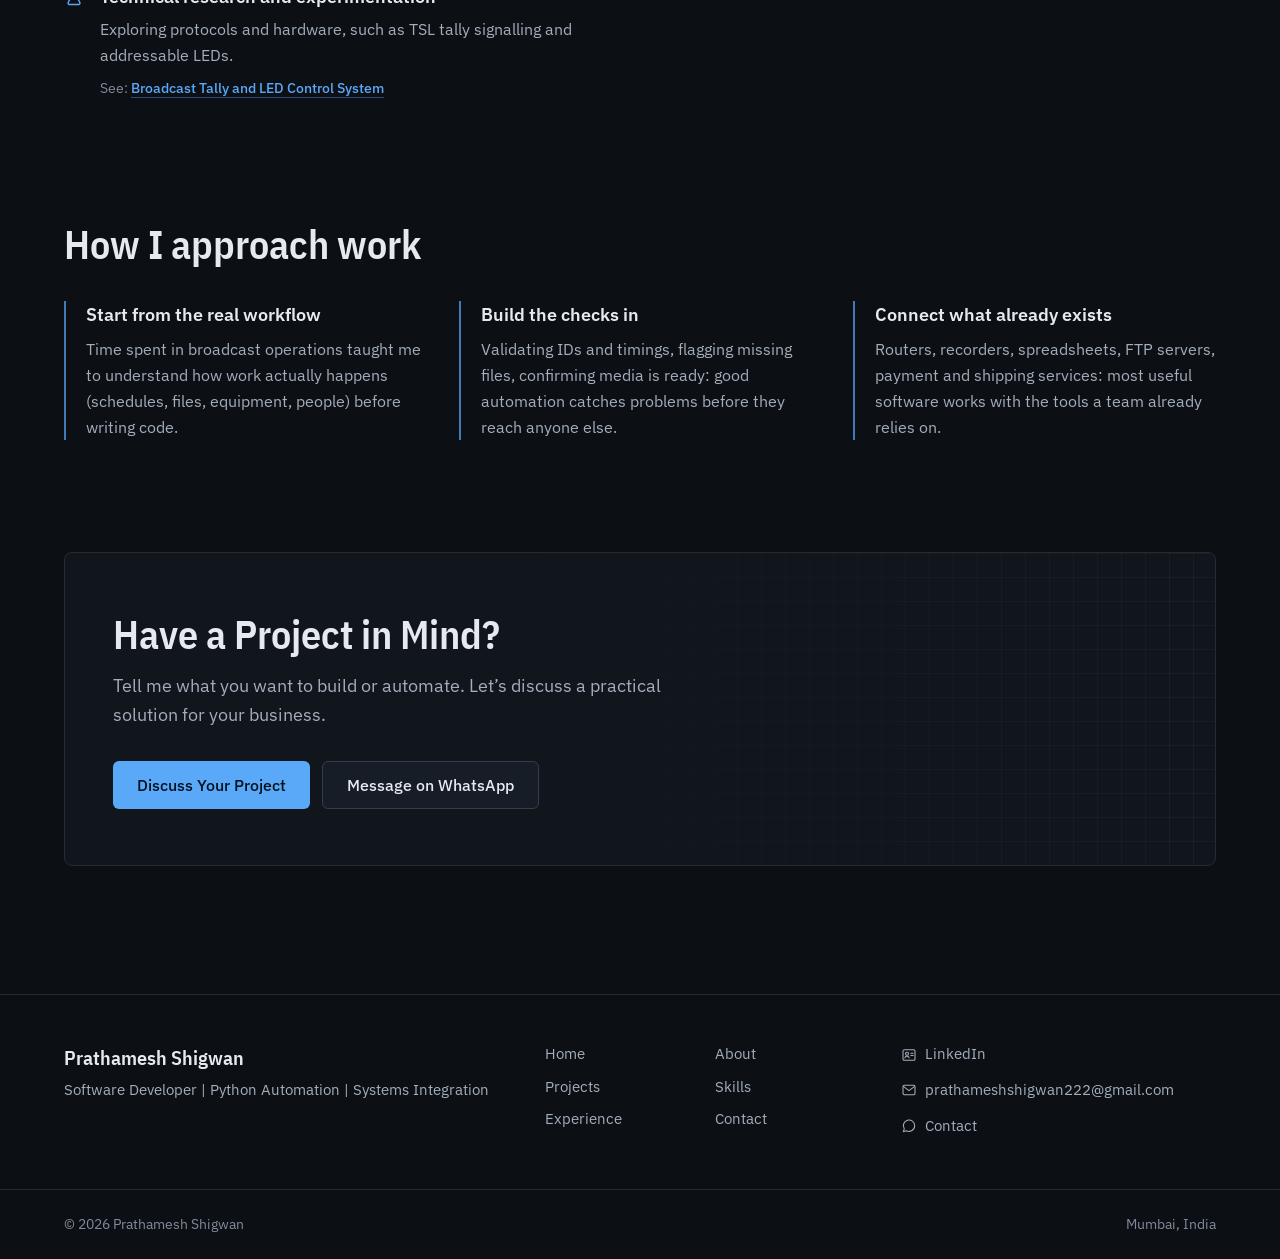
<file: about.html>
<!doctype html>
<html lang="en-IN">
  <head>
    <meta charset="utf-8" />
    <meta name="viewport" content="width=device-width, initial-scale=1, viewport-fit=cover" />
    <title>About | Prathamesh Shigwan</title>
    <meta name="description" content="About Prathamesh Shigwan: BSc Computer Science (University of Mumbai, 2023) and hands-on experience in Python, Django, desktop tools and broadcast engineering." />
    <meta name="theme-color" content="#0c1015" />
    <meta name="color-scheme" content="dark" />

    <!-- Link previews (WhatsApp, LinkedIn, X) -->
    <meta property="og:type" content="website" />
    <meta property="og:locale" content="en_IN" />
    <meta property="og:site_name" content="Prathamesh Shigwan" />
    <meta property="og:title" content="About | Prathamesh Shigwan" />
    <meta property="og:description" content="About Prathamesh Shigwan: BSc Computer Science (University of Mumbai, 2023) and hands-on experience in Python, Django, desktop tools and broadcast engineering." />
    <meta name="twitter:card" content="summary_large_image" />
    <meta name="twitter:title" content="About | Prathamesh Shigwan" />
    <meta name="twitter:description" content="About Prathamesh Shigwan: BSc Computer Science (University of Mumbai, 2023) and hands-on experience in Python, Django, desktop tools and broadcast engineering." />
    <!-- Turned on once the site is live: see README.md, "When the site is live". -->
    <!--SITE-URL <link rel="canonical" href="https://example.com/about.html" /> SITE-URL-->
    <!--SITE-URL <meta property="og:url" content="https://example.com/about.html" /> SITE-URL-->
    <!--SITE-URL <meta property="og:image" content="https://example.com/images/og-image.png" /> SITE-URL-->
    <!--SITE-URL <meta property="og:image:width" content="1200" /> SITE-URL-->
    <!--SITE-URL <meta property="og:image:height" content="630" /> SITE-URL-->
    <!--SITE-URL <meta name="twitter:image" content="https://example.com/images/og-image.png" /> SITE-URL-->

    <link rel="icon" href="images/favicon.ico" sizes="32x32" />
    <link rel="icon" href="images/favicon.svg" type="image/svg+xml" />
    <link rel="apple-touch-icon" href="images/apple-touch-icon.png" />
    <link rel="preload" href="fonts/ibm-plex-sans-400.woff2" as="font" type="font/woff2" crossorigin />
    <link rel="preload" href="fonts/ibm-plex-sans-condensed-600.woff2" as="font" type="font/woff2" crossorigin />
    <link rel="stylesheet" href="css/style.css" />
    <script>document.documentElement.classList.add('js');</script>
    <script src="js/config.js" defer></script>
    <script src="js/main.js" defer></script>
  </head>
  <body>
    <a class="skip-link" href="#main">Skip to content</a>
    <header class="site-header" data-header>
      <div class="container header-bar">
        <a class="brand" href="index.html">
          <span class="monogram" aria-hidden="true">PS<span class="monogram-dot"></span></span>
          <span class="brand-name">Prathamesh Shigwan</span><span class="sr-only">, home</span>
        </a>
        <nav class="nav-desktop" aria-label="Main">
          <ul>
            <li><a class="nav-link" href="index.html">Home</a></li>
            <li><a class="nav-link is-active" href="about.html" aria-current="page">About</a></li>
            <li><a class="nav-link" href="projects.html">Projects</a></li>
            <li><a class="nav-link" href="skills.html">Skills</a></li>
            <li><a class="nav-link" href="experience.html">Experience</a></li>
            <li><a class="nav-link" href="contact.html">Contact</a></li>
          </ul>
        </nav>
        <div class="header-actions">
          <a class="btn btn-primary btn-sm header-cta" href="contact.html">Let’s Discuss a Project</a>
          <button class="menu-toggle" type="button" aria-expanded="false" aria-controls="mobile-menu" data-menu-toggle>
            <span class="menu-icon-open"><svg viewBox="0 0 24 24" fill="none" stroke="currentColor" stroke-width="1.6" stroke-linecap="round" stroke-linejoin="round" aria-hidden="true" focusable="false" class="icon"><path d="M4 7h16M4 12h16M4 17h16"></path></svg></span>
            <span class="menu-icon-close"><svg viewBox="0 0 24 24" fill="none" stroke="currentColor" stroke-width="1.6" stroke-linecap="round" stroke-linejoin="round" aria-hidden="true" focusable="false" class="icon"><path d="M6 6l12 12M18 6 6 18"></path></svg></span>
            <span class="sr-only" data-menu-label>Open menu</span>
          </button>
        </div>
      </div>
      <div class="mobile-menu" id="mobile-menu" hidden>
        <nav class="container" aria-label="Menu">
          <ul>
            <li><a class="mobile-link" href="index.html">Home</a></li>
            <li><a class="mobile-link is-active" href="about.html" aria-current="page">About<span class="mobile-current">Current page</span></a></li>
            <li><a class="mobile-link" href="projects.html">Projects</a></li>
            <li><a class="mobile-link" href="skills.html">Skills</a></li>
            <li><a class="mobile-link" href="experience.html">Experience</a></li>
            <li><a class="mobile-link" href="contact.html">Contact</a></li>
          </ul>
          <a class="btn btn-primary btn-lg btn-block mobile-cta" href="contact.html">Let’s Discuss a Project</a>
        </nav>
      </div>
    </header>
    <div class="menu-backdrop" data-menu-backdrop hidden></div>
    <main id="main" tabindex="-1">
      <header class="page-header">
        <div class="page-header-grid" aria-hidden="true"></div>
        <div class="container page-header-inner">
          <h1 class="page-title">About</h1>
          <p class="page-lead">A hands-on developer who understands both software and the real-world systems it has to work with.</p>
        </div>
      </header>

      <section class="container about-intro" aria-label="Introduction">
        <div class="prose">
          <p><span class="prose-lead">I’m Prathamesh Shigwan, a software developer based in Mumbai, India.</span> I build web applications, desktop tools and automation that make complex workflows simpler.</p>
          <p>Much of my work sits where software meets real-world operations: spreadsheets that need to become structured data, media files that must be checked before they are used, and equipment that has to be controlled over a network.</p>
          <p>I hold a Bachelor of Science in Computer Science from the University of Mumbai, completed in May 2023. My hands-on experience covers Python development, Django web applications, desktop applications, API and network integrations, and broadcast engineering, including workflow automation, data processing and technical R&amp;D.</p>
          <p>Working alongside live broadcast operations taught me to value reliability: automation should check its inputs and fit the way people actually work. I bring the same approach to software for businesses.</p>
        </div>

        <aside class="about-aside">
          <div class="portrait-photo">
            <img src="images/profile.webp" srcset="images/profile.webp 320w, images/profile@2x.webp 640w" sizes="18rem" width="320" height="320" alt="Portrait of Prathamesh Shigwan" loading="eager" decoding="async" />
          </div>
          <div class="card education-card">
            <svg viewBox="0 0 24 24" fill="none" stroke="currentColor" stroke-width="1.6" stroke-linecap="round" stroke-linejoin="round" aria-hidden="true" focusable="false" class="icon accent"><path d="M2.5 9 12 4.5 21.5 9 12 13.5 2.5 9Z"></path><path d="M6.5 11v4.5c1.5 1.4 3.4 2 5.5 2s4-.6 5.5-2V11M21.5 9v5"></path></svg>
            <div>
              <h2 class="card-title">Bachelor of Science in Computer Science</h2>
              <p class="education-institution">University of Mumbai</p>
              <p class="education-date">Completed May 2023</p>
            </div>
          </div>
        </aside>
      </section>

      <section class="container section-sm" aria-labelledby="focus-title">
        <h2 class="section-title" id="focus-title">What I work on</h2>
        <ul class="focus-grid">
          <li class="focus-item">
            <svg viewBox="0 0 24 24" fill="none" stroke="currentColor" stroke-width="1.6" stroke-linecap="round" stroke-linejoin="round" aria-hidden="true" focusable="false" class="icon"><path d="m8 8-4 4 4 4M16 8l4 4-4 4M13.5 5l-3 14"></path></svg>
            <div>
              <h3>Python software development</h3>
              <p class="focus-text">Scripts, tools and applications, from data processing to device control.</p>
              <p class="focus-links">See: <a class="text-link" href="projects/epg-excel-to-xml.html">EPG Excel-to-XML Automation</a>, <a class="text-link" href="projects/hyperdeck-automation-tool.html">Blackmagic HyperDeck Automation Tool</a></p>
            </div>
          </li>
          <li class="focus-item">
            <svg viewBox="0 0 24 24" fill="none" stroke="currentColor" stroke-width="1.6" stroke-linecap="round" stroke-linejoin="round" aria-hidden="true" focusable="false" class="icon"><circle cx="12" cy="12" r="9"></circle><path d="M3 12h18M12 3c2.5 2.6 3.75 5.6 3.75 9S14.5 18.4 12 21c-2.5-2.6-3.75-5.6-3.75-9S9.5 5.6 12 3Z"></path></svg>
            <div>
              <h3>Django web applications</h3>
              <p class="focus-text">Data-driven web applications built around real business workflows.</p>
              <p class="focus-links">See: <a class="text-link" href="projects/django-ecommerce-platform.html">Django E-commerce Platform</a></p>
            </div>
          </li>
          <li class="focus-item">
            <svg viewBox="0 0 24 24" fill="none" stroke="currentColor" stroke-width="1.6" stroke-linecap="round" stroke-linejoin="round" aria-hidden="true" focusable="false" class="icon"><rect x="3" y="4.5" width="18" height="15" rx="2"></rect><path d="M3 9h18M6.5 6.75h.01M9 6.75h.01"></path></svg>
            <div>
              <h3>Desktop application development</h3>
              <p class="focus-text">Tkinter and CustomTkinter tools that put equipment control in front of operators.</p>
              <p class="focus-links">See: <a class="text-link" href="projects/videohub-controller.html">Blackmagic Videohub Controller</a>, <a class="text-link" href="projects/hyperdeck-automation-tool.html">Blackmagic HyperDeck Automation Tool</a></p>
            </div>
          </li>
          <li class="focus-item">
            <svg viewBox="0 0 24 24" fill="none" stroke="currentColor" stroke-width="1.6" stroke-linecap="round" stroke-linejoin="round" aria-hidden="true" focusable="false" class="icon"><path d="M9 3v4.5M15 3v4.5M6.5 7.5h11V11a5.5 5.5 0 0 1-11 0V7.5ZM12 16.5V21"></path></svg>
            <div>
              <h3>API and network integrations</h3>
              <p class="focus-text">Sockets, Telnet and FTP, plus third-party services such as payments and shipping.</p>
              <p class="focus-links">See: <a class="text-link" href="projects/videohub-controller.html">Blackmagic Videohub Controller</a>, <a class="text-link" href="projects/django-ecommerce-platform.html">Django E-commerce Platform</a></p>
            </div>
          </li>
          <li class="focus-item">
            <svg viewBox="0 0 24 24" fill="none" stroke="currentColor" stroke-width="1.6" stroke-linecap="round" stroke-linejoin="round" aria-hidden="true" focusable="false" class="icon"><circle cx="12" cy="12" r="2"></circle><path d="M8.2 15.8a5.4 5.4 0 0 1 0-7.6M15.8 8.2a5.4 5.4 0 0 1 0 7.6M5.4 18.6a9.3 9.3 0 0 1 0-13.2M18.6 5.4a9.3 9.3 0 0 1 0 13.2"></path></svg>
            <div>
              <h3>Broadcast engineering and workflow automation</h3>
              <p class="focus-text">Playout, ingest and media workflows, and the operations around them.</p>
              <p class="focus-links">See: <a class="text-link" href="projects/broadcast-content-playlist-automation.html">Broadcast Content and Playlist Automation</a>, <a class="text-link" href="projects/live-streaming-broadcast-operations.html">Live Streaming and Broadcast Operations</a></p>
            </div>
          </li>
          <li class="focus-item">
            <svg viewBox="0 0 24 24" fill="none" stroke="currentColor" stroke-width="1.6" stroke-linecap="round" stroke-linejoin="round" aria-hidden="true" focusable="false" class="icon"><ellipse cx="12" cy="5.5" rx="7.5" ry="2.5"></ellipse><path d="M4.5 5.5v13c0 1.4 3.4 2.5 7.5 2.5s7.5-1.1 7.5-2.5v-13M4.5 12c0 1.4 3.4 2.5 7.5 2.5s7.5-1.1 7.5-2.5"></path></svg>
            <div>
              <h3>Data processing and system integration</h3>
              <p class="focus-text">Turning spreadsheets and logs into structured data that other systems can use.</p>
              <p class="focus-links">See: <a class="text-link" href="projects/epg-excel-to-xml.html">EPG Excel-to-XML Automation</a>, <a class="text-link" href="projects/asrunlog-processing.html">AsRunLog Processing</a></p>
            </div>
          </li>
          <li class="focus-item">
            <svg viewBox="0 0 24 24" fill="none" stroke="currentColor" stroke-width="1.6" stroke-linecap="round" stroke-linejoin="round" aria-hidden="true" focusable="false" class="icon"><path d="M9.5 3h5M10.5 3v5.5L5 18.5A1.7 1.7 0 0 0 6.5 21h11a1.7 1.7 0 0 0 1.5-2.5L13.5 8.5V3M7.5 14.5h9"></path></svg>
            <div>
              <h3>Technical research and experimentation</h3>
              <p class="focus-text">Exploring protocols and hardware, such as TSL tally signalling and addressable LEDs.</p>
              <p class="focus-links">See: <a class="text-link" href="projects/tally-led-control-system.html">Broadcast Tally and LED Control System</a></p>
            </div>
          </li>
        </ul>
      </section>

      <section class="container section-sm" aria-labelledby="approach-title">
        <h2 class="section-title" id="approach-title">How I approach work</h2>
        <div class="principles">
          <div class="principle">
            <h3>Start from the real workflow</h3>
            <p>Time spent in broadcast operations taught me to understand how work actually happens (schedules, files, equipment, people) before writing code.</p>
          </div>
          <div class="principle">
            <h3>Build the checks in</h3>
            <p>Validating IDs and timings, flagging missing files, confirming media is ready: good automation catches problems before they reach anyone else.</p>
          </div>
          <div class="principle">
            <h3>Connect what already exists</h3>
            <p>Routers, recorders, spreadsheets, FTP servers, payment and shipping services: most useful software works with the tools a team already relies on.</p>
          </div>
        </div>
      </section>

      <section class="container section" aria-labelledby="cta-title">
        <div class="cta-band">
          <div class="cta-grid" aria-hidden="true"></div>
          <div class="cta-content">
            <h2 class="section-title" id="cta-title">Have a Project in Mind?</h2>
            <p class="cta-text">Tell me what you want to build or automate. Let’s discuss a practical solution for your business.</p>
            <div class="button-row">
              <a class="btn btn-primary btn-lg" href="contact.html">Discuss Your Project</a>
              <a class="btn btn-secondary btn-lg" data-config-link="whatsapp" hidden>Message on WhatsApp</a>
            </div>
          </div>
        </div>
      </section>
    </main>
    <footer class="site-footer">
      <div class="container footer-grid">
        <div>
          <p class="footer-name">Prathamesh Shigwan</p>
          <p class="footer-headline">Software Developer | Python Automation | Systems Integration</p>
        </div>
        <nav aria-label="Footer">
          <ul class="footer-nav">
            <li><a href="index.html">Home</a></li>
            <li><a href="about.html">About</a></li>
            <li><a href="projects.html">Projects</a></li>
            <li><a href="skills.html">Skills</a></li>
            <li><a href="experience.html">Experience</a></li>
            <li><a href="contact.html">Contact</a></li>
          </ul>
        </nav>
        <ul class="footer-links">
          <li data-config-item="github" hidden>
            <a data-config-link="github"><svg viewBox="0 0 24 24" fill="none" stroke="currentColor" stroke-width="1.6" stroke-linecap="round" stroke-linejoin="round" aria-hidden="true" focusable="false" class="icon"><path d="m8 8-4 4 4 4M16 8l4 4-4 4M13.5 5l-3 14"></path></svg>GitHub</a>
          </li>
          <li data-config-missing="github" hidden></li>
          <li data-config-item="linkedin" hidden>
            <a data-config-link="linkedin"><svg viewBox="0 0 24 24" fill="none" stroke="currentColor" stroke-width="1.6" stroke-linecap="round" stroke-linejoin="round" aria-hidden="true" focusable="false" class="icon"><rect x="3" y="4" width="18" height="16" rx="2"></rect><circle cx="9" cy="10" r="2.25"></circle><path d="M5.75 16.25c.55-1.7 1.75-2.6 3.25-2.6s2.7.9 3.25 2.6M14.75 9.25h3.5M14.75 12.75h3.5"></path></svg>LinkedIn</a>
          </li>
          <li data-config-missing="linkedin" hidden></li>
          <li data-config-item="email" hidden>
            <a data-config-link="email"><svg viewBox="0 0 24 24" fill="none" stroke="currentColor" stroke-width="1.6" stroke-linecap="round" stroke-linejoin="round" aria-hidden="true" focusable="false" class="icon"><rect x="3" y="5" width="18" height="14" rx="2"></rect><path d="m4 7 8 6 8-6"></path></svg><span data-config-text="email"></span></a>
          </li>
          <li>
            <a href="contact.html"><svg viewBox="0 0 24 24" fill="none" stroke="currentColor" stroke-width="1.6" stroke-linecap="round" stroke-linejoin="round" aria-hidden="true" focusable="false" class="icon"><path d="M20.5 11.5a8.5 8.5 0 0 1-12.4 7.6L3.5 20.5l1.4-4.3A8.5 8.5 0 1 1 20.5 11.5Z"></path></svg>Contact</a>
          </li>
        </ul>
      </div>
      <div class="footer-bottom">
        <div class="container footer-bottom-inner">
          <p>© <span data-year>2026</span> Prathamesh Shigwan</p>
          <p>Mumbai, India</p>
        </div>
      </div>
    </footer>
  </body>
</html>
</file>
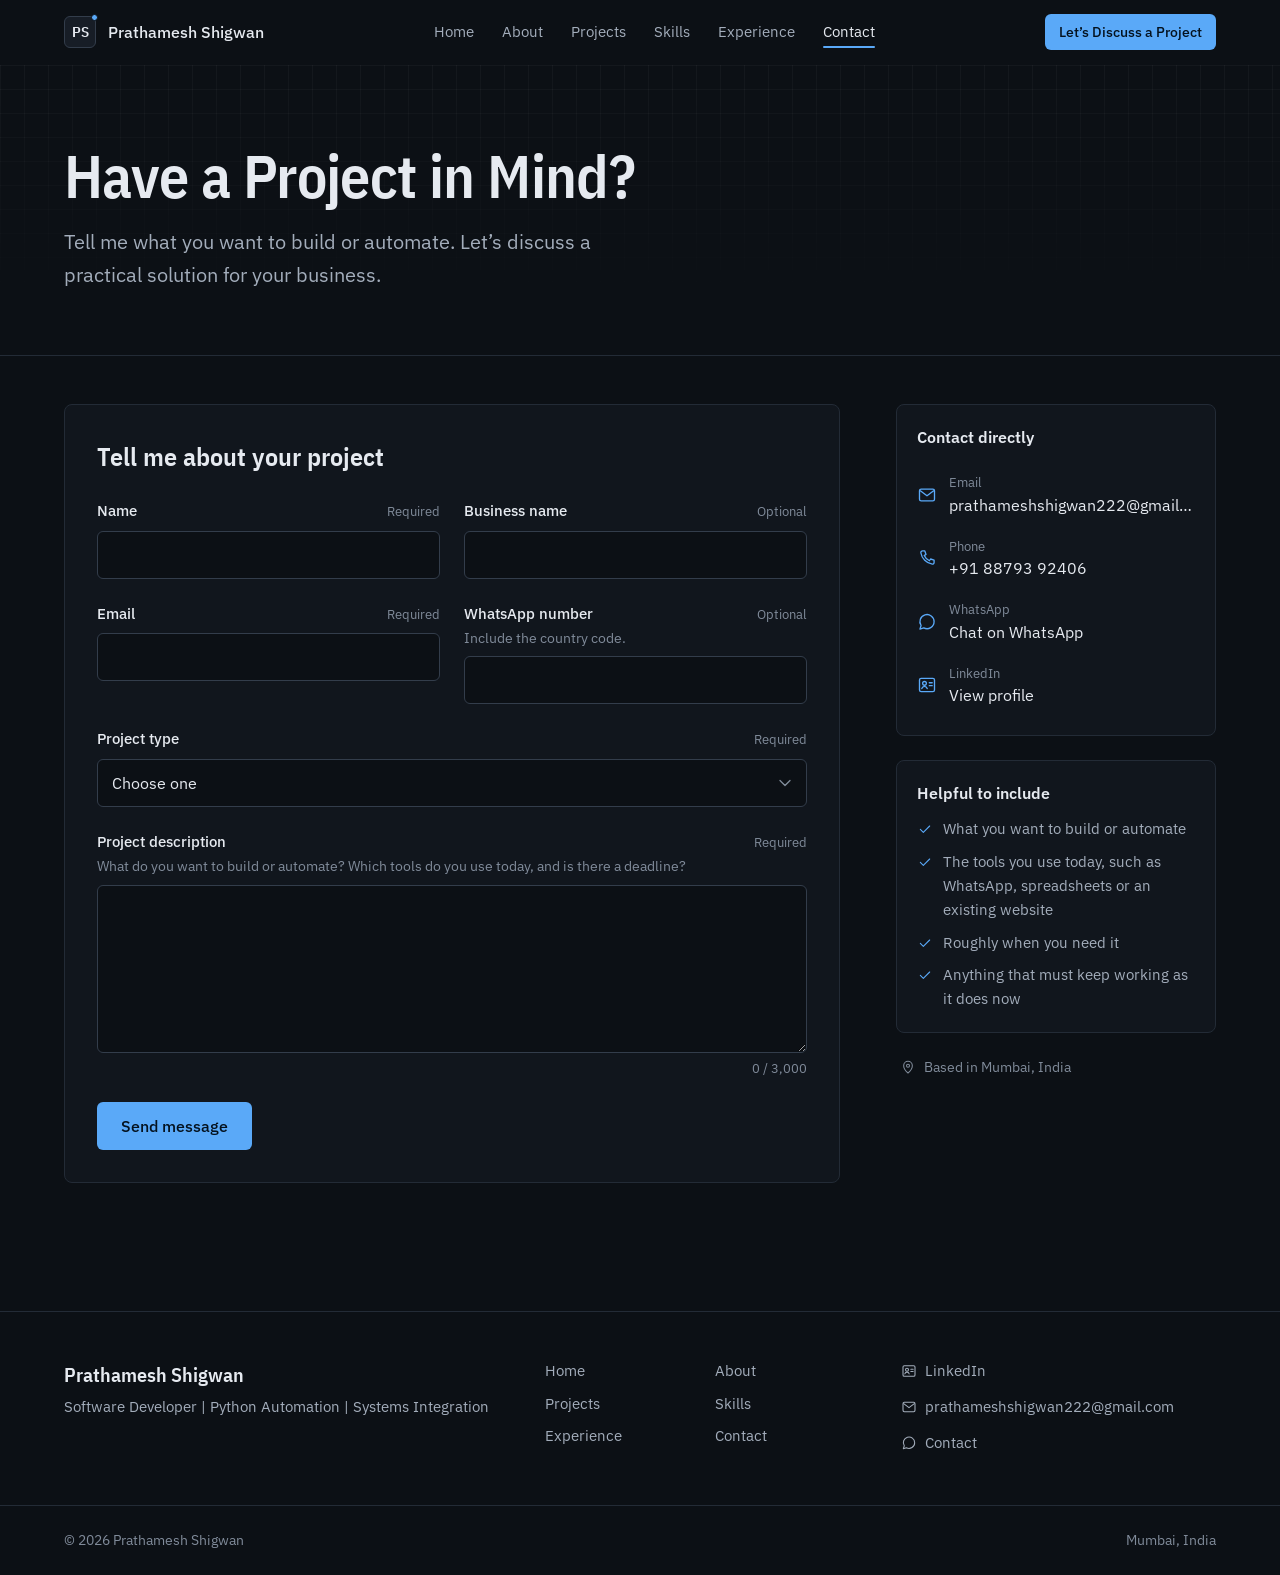
<file: contact.html>
<!doctype html>
<html lang="en-IN">
  <head>
    <meta charset="utf-8" />
    <meta name="viewport" content="width=device-width, initial-scale=1, viewport-fit=cover" />
    <title>Contact | Prathamesh Shigwan</title>
    <meta name="description" content="Tell Prathamesh Shigwan what you want to build or automate: WhatsApp and social media automation, websites, e-commerce, Python automation and API integrations." />
    <meta name="theme-color" content="#0c1015" />
    <meta name="color-scheme" content="dark" />

    <!-- Link previews (WhatsApp, LinkedIn, X) -->
    <meta property="og:type" content="website" />
    <meta property="og:locale" content="en_IN" />
    <meta property="og:site_name" content="Prathamesh Shigwan" />
    <meta property="og:title" content="Contact | Prathamesh Shigwan" />
    <meta property="og:description" content="Tell Prathamesh Shigwan what you want to build or automate: WhatsApp and social media automation, websites, e-commerce, Python automation and API integrations." />
    <meta name="twitter:card" content="summary_large_image" />
    <meta name="twitter:title" content="Contact | Prathamesh Shigwan" />
    <meta name="twitter:description" content="Tell Prathamesh Shigwan what you want to build or automate: WhatsApp and social media automation, websites, e-commerce, Python automation and API integrations." />
    <!-- Turned on once the site is live: see README.md, "When the site is live". -->
    <!--SITE-URL <link rel="canonical" href="https://example.com/contact.html" /> SITE-URL-->
    <!--SITE-URL <meta property="og:url" content="https://example.com/contact.html" /> SITE-URL-->
    <!--SITE-URL <meta property="og:image" content="https://example.com/images/og-image.png" /> SITE-URL-->
    <!--SITE-URL <meta property="og:image:width" content="1200" /> SITE-URL-->
    <!--SITE-URL <meta property="og:image:height" content="630" /> SITE-URL-->
    <!--SITE-URL <meta name="twitter:image" content="https://example.com/images/og-image.png" /> SITE-URL-->

    <link rel="icon" href="images/favicon.ico" sizes="32x32" />
    <link rel="icon" href="images/favicon.svg" type="image/svg+xml" />
    <link rel="apple-touch-icon" href="images/apple-touch-icon.png" />
    <link rel="preload" href="fonts/ibm-plex-sans-400.woff2" as="font" type="font/woff2" crossorigin />
    <link rel="preload" href="fonts/ibm-plex-sans-condensed-600.woff2" as="font" type="font/woff2" crossorigin />
    <link rel="stylesheet" href="css/style.css" />
    <script>document.documentElement.classList.add('js');</script>
    <script src="js/config.js" defer></script>
    <script src="js/main.js" defer></script>
  </head>
  <body>
    <a class="skip-link" href="#main">Skip to content</a>
    <header class="site-header" data-header>
      <div class="container header-bar">
        <a class="brand" href="index.html">
          <span class="monogram" aria-hidden="true">PS<span class="monogram-dot"></span></span>
          <span class="brand-name">Prathamesh Shigwan</span><span class="sr-only">, home</span>
        </a>
        <nav class="nav-desktop" aria-label="Main">
          <ul>
            <li><a class="nav-link" href="index.html">Home</a></li>
            <li><a class="nav-link" href="about.html">About</a></li>
            <li><a class="nav-link" href="projects.html">Projects</a></li>
            <li><a class="nav-link" href="skills.html">Skills</a></li>
            <li><a class="nav-link" href="experience.html">Experience</a></li>
            <li><a class="nav-link is-active" href="contact.html" aria-current="page">Contact</a></li>
          </ul>
        </nav>
        <div class="header-actions">
          <a class="btn btn-primary btn-sm header-cta" href="contact.html">Let’s Discuss a Project</a>
          <button class="menu-toggle" type="button" aria-expanded="false" aria-controls="mobile-menu" data-menu-toggle>
            <span class="menu-icon-open"><svg viewBox="0 0 24 24" fill="none" stroke="currentColor" stroke-width="1.6" stroke-linecap="round" stroke-linejoin="round" aria-hidden="true" focusable="false" class="icon"><path d="M4 7h16M4 12h16M4 17h16"></path></svg></span>
            <span class="menu-icon-close"><svg viewBox="0 0 24 24" fill="none" stroke="currentColor" stroke-width="1.6" stroke-linecap="round" stroke-linejoin="round" aria-hidden="true" focusable="false" class="icon"><path d="M6 6l12 12M18 6 6 18"></path></svg></span>
            <span class="sr-only" data-menu-label>Open menu</span>
          </button>
        </div>
      </div>
      <div class="mobile-menu" id="mobile-menu" hidden>
        <nav class="container" aria-label="Menu">
          <ul>
            <li><a class="mobile-link" href="index.html">Home</a></li>
            <li><a class="mobile-link" href="about.html">About</a></li>
            <li><a class="mobile-link" href="projects.html">Projects</a></li>
            <li><a class="mobile-link" href="skills.html">Skills</a></li>
            <li><a class="mobile-link" href="experience.html">Experience</a></li>
            <li><a class="mobile-link is-active" href="contact.html" aria-current="page">Contact<span class="mobile-current">Current page</span></a></li>
          </ul>
          <a class="btn btn-primary btn-lg btn-block mobile-cta" href="contact.html">Let’s Discuss a Project</a>
        </nav>
      </div>
    </header>
    <div class="menu-backdrop" data-menu-backdrop hidden></div>
    <main id="main" tabindex="-1">
      <header class="page-header">
        <div class="page-header-grid" aria-hidden="true"></div>
        <div class="container page-header-inner">
          <h1 class="page-title">Have a Project in Mind?</h1>
          <p class="page-lead">Tell me what you want to build or automate. Let’s discuss a practical solution for your business.</p>
        </div>
      </header>

      <section class="container contact-layout" aria-label="Contact">
        <form class="contact-form" novalidate aria-labelledby="form-title" data-contact-form>
          <h2 class="form-title" id="form-title">Tell me about your project</h2>

          <div class="error-summary" role="alert" tabindex="-1" data-error-summary hidden>
            <p data-error-summary-title></p>
            <ul data-error-summary-list></ul>
          </div>

          <div class="form-grid">
            <div class="field">
              <div class="field-label-row">
                <label for="cf-name">Name</label>
                <span class="field-req">Required</span>
              </div>
              <div class="field-control">
                <input class="input" id="cf-name" name="name" type="text" autocomplete="name" aria-required="true" />
              </div>
              <p class="field-error" id="cf-name-error" hidden><svg viewBox="0 0 24 24" fill="none" stroke="currentColor" stroke-width="1.6" stroke-linecap="round" stroke-linejoin="round" aria-hidden="true" focusable="false" class="icon"><path d="M12 3.75 21.5 20h-19L12 3.75Z"></path><path d="M12 10v4.25M12 17.25v.01"></path></svg><span data-error-text></span></p>
            </div>
            <div class="field">
              <div class="field-label-row">
                <label for="cf-business">Business name</label>
                <span class="field-req">Optional</span>
              </div>
              <div class="field-control">
                <input class="input" id="cf-business" name="business" type="text" autocomplete="organization" />
              </div>
              <p class="field-error" id="cf-business-error" hidden><svg viewBox="0 0 24 24" fill="none" stroke="currentColor" stroke-width="1.6" stroke-linecap="round" stroke-linejoin="round" aria-hidden="true" focusable="false" class="icon"><path d="M12 3.75 21.5 20h-19L12 3.75Z"></path><path d="M12 10v4.25M12 17.25v.01"></path></svg><span data-error-text></span></p>
            </div>
            <div class="field">
              <div class="field-label-row">
                <label for="cf-email">Email</label>
                <span class="field-req">Required</span>
              </div>
              <div class="field-control">
                <input class="input" id="cf-email" name="email" type="email" autocomplete="email" inputmode="email" aria-required="true" />
              </div>
              <p class="field-error" id="cf-email-error" hidden><svg viewBox="0 0 24 24" fill="none" stroke="currentColor" stroke-width="1.6" stroke-linecap="round" stroke-linejoin="round" aria-hidden="true" focusable="false" class="icon"><path d="M12 3.75 21.5 20h-19L12 3.75Z"></path><path d="M12 10v4.25M12 17.25v.01"></path></svg><span data-error-text></span></p>
            </div>
            <div class="field">
              <div class="field-label-row">
                <label for="cf-whatsapp">WhatsApp number</label>
                <span class="field-req">Optional</span>
              </div>
              <p class="field-hint" id="cf-whatsapp-hint">Include the country code.</p>
              <div class="field-control">
                <input class="input" id="cf-whatsapp" name="whatsapp" type="tel" autocomplete="tel" inputmode="tel" aria-describedby="cf-whatsapp-hint" />
              </div>
              <p class="field-error" id="cf-whatsapp-error" hidden><svg viewBox="0 0 24 24" fill="none" stroke="currentColor" stroke-width="1.6" stroke-linecap="round" stroke-linejoin="round" aria-hidden="true" focusable="false" class="icon"><path d="M12 3.75 21.5 20h-19L12 3.75Z"></path><path d="M12 10v4.25M12 17.25v.01"></path></svg><span data-error-text></span></p>
            </div>
            <div class="field field--wide">
              <div class="field-label-row">
                <label for="cf-type">Project type</label>
                <span class="field-req">Required</span>
              </div>
              <div class="field-control">
                <div class="select-wrap">
                  <select class="input" id="cf-type" name="type" aria-required="true">
                    <option value="" disabled selected>Choose one</option>  <option value="whatsapp">WhatsApp automation</option>
                      <option value="social">Social media automation</option>
                      <option value="website">Website or e-commerce development</option>
                      <option value="python">Python automation</option>
                      <option value="api">API integration</option>
                      <option value="other">Other</option>
                  </select>
                  <svg viewBox="0 0 24 24" fill="none" stroke="currentColor" stroke-width="1.6" stroke-linecap="round" stroke-linejoin="round" aria-hidden="true" focusable="false" class="icon select-chevron"><path d="m6 9 6 6 6-6"></path></svg>
                </div>
              </div>
              <p class="field-error" id="cf-type-error" hidden><svg viewBox="0 0 24 24" fill="none" stroke="currentColor" stroke-width="1.6" stroke-linecap="round" stroke-linejoin="round" aria-hidden="true" focusable="false" class="icon"><path d="M12 3.75 21.5 20h-19L12 3.75Z"></path><path d="M12 10v4.25M12 17.25v.01"></path></svg><span data-error-text></span></p>
            </div>
            <div class="field field--wide">
              <div class="field-label-row">
                <label for="cf-description">Project description</label>
                <span class="field-req">Required</span>
              </div>
              <p class="field-hint" id="cf-description-hint">What do you want to build or automate? Which tools do you use today, and is there a deadline?</p>
              <div class="field-control">
                <textarea class="input textarea" id="cf-description" name="description" rows="6" aria-required="true" aria-describedby="cf-description-hint"></textarea>
                <p class="char-count" data-char-count>0 / 3,000</p>
              </div>
              <p class="field-error" id="cf-description-error" hidden><svg viewBox="0 0 24 24" fill="none" stroke="currentColor" stroke-width="1.6" stroke-linecap="round" stroke-linejoin="round" aria-hidden="true" focusable="false" class="icon"><path d="M12 3.75 21.5 20h-19L12 3.75Z"></path><path d="M12 10v4.25M12 17.25v.01"></path></svg><span data-error-text></span></p>
            </div>
          </div>

          <div class="honeypot" aria-hidden="true">
            <label for="cf-gotcha">Leave this field empty</label>
            <input id="cf-gotcha" name="_gotcha" type="text" tabindex="-1" autocomplete="off" />
          </div>

          <p class="form-notice" data-form-not-connected hidden>
            <svg viewBox="0 0 24 24" fill="none" stroke="currentColor" stroke-width="1.6" stroke-linecap="round" stroke-linejoin="round" aria-hidden="true" focusable="false" class="icon accent"><circle cx="12" cy="12" r="9"></circle><path d="M12 11v5.5M12 7.75v.01"></path></svg>
            <span>This form isn’t connected to a delivery service yet, so it can’t send messages on its own.<span data-fallback-hint> Your message will not be sent.</span> </span>
          </p>
          <noscript><p class="form-notice">This form needs JavaScript. You can still reach me using the contact details on this page.</p></noscript>

          <div class="form-submit">
            <button class="btn btn-primary btn-lg" type="submit" data-submit>Send message</button>
          </div>

          <div class="form-result" tabindex="-1" data-form-result></div>
        </form>

        <aside class="contact-aside">
          <section class="card" aria-labelledby="direct-title">
            <h2 class="card-title" id="direct-title">Contact directly</h2>
            <ul class="methods">
              <li data-config-item="email" hidden>
                <a class="method" data-config-link="email">
                  <svg viewBox="0 0 24 24" fill="none" stroke="currentColor" stroke-width="1.6" stroke-linecap="round" stroke-linejoin="round" aria-hidden="true" focusable="false" class="icon accent"><rect x="3" y="5" width="18" height="14" rx="2"></rect><path d="m4 7 8 6 8-6"></path></svg>
                  <span class="method-text"><span class="method-label">Email</span><span class="method-value" data-config-text="email"></span></span>
                </a>
              </li>
              <li data-config-item="phone" hidden>
                <a class="method" data-config-link="phone">
                  <svg viewBox="0 0 24 24" fill="none" stroke="currentColor" stroke-width="1.6" stroke-linecap="round" stroke-linejoin="round" aria-hidden="true" focusable="false" class="icon accent"><path d="M6.6 3.5h2.8l1.4 4.2-2.1 1.4a11.6 11.6 0 0 0 6.2 6.2l1.4-2.1 4.2 1.4v2.8a2 2 0 0 1-2.2 2A16.6 16.6 0 0 1 4.6 5.7a2 2 0 0 1 2-2.2Z"></path></svg>
                  <span class="method-text"><span class="method-label">Phone</span><span class="method-value" data-config-text="phone"></span></span>
                </a>
              </li>
              <li data-config-item="whatsapp" hidden>
                <a class="method" data-config-link="whatsapp">
                  <svg viewBox="0 0 24 24" fill="none" stroke="currentColor" stroke-width="1.6" stroke-linecap="round" stroke-linejoin="round" aria-hidden="true" focusable="false" class="icon accent"><path d="M20.5 11.5a8.5 8.5 0 0 1-12.4 7.6L3.5 20.5l1.4-4.3A8.5 8.5 0 1 1 20.5 11.5Z"></path></svg>
                  <span class="method-text"><span class="method-label">WhatsApp</span><span class="method-value">Chat on WhatsApp</span></span>
                </a>
              </li>
              <li data-config-item="linkedin" hidden>
                <a class="method" data-config-link="linkedin">
                  <svg viewBox="0 0 24 24" fill="none" stroke="currentColor" stroke-width="1.6" stroke-linecap="round" stroke-linejoin="round" aria-hidden="true" focusable="false" class="icon accent"><rect x="3" y="4" width="18" height="16" rx="2"></rect><circle cx="9" cy="10" r="2.25"></circle><path d="M5.75 16.25c.55-1.7 1.75-2.6 3.25-2.6s2.7.9 3.25 2.6M14.75 9.25h3.5M14.75 12.75h3.5"></path></svg>
                  <span class="method-text"><span class="method-label">LinkedIn</span><span class="method-value">View profile</span></span>
                </a>
              </li>
              <li data-config-item="github" hidden>
                <a class="method" data-config-link="github">
                  <svg viewBox="0 0 24 24" fill="none" stroke="currentColor" stroke-width="1.6" stroke-linecap="round" stroke-linejoin="round" aria-hidden="true" focusable="false" class="icon accent"><path d="m8 8-4 4 4 4M16 8l4 4-4 4M13.5 5l-3 14"></path></svg>
                  <span class="method-text"><span class="method-label">GitHub</span><span class="method-value">View repositories</span></span>
                </a>
              </li>
              <li data-config-item="resume" hidden>
                <a class="method" data-config-link="resume" data-download>
                  <svg viewBox="0 0 24 24" fill="none" stroke="currentColor" stroke-width="1.6" stroke-linecap="round" stroke-linejoin="round" aria-hidden="true" focusable="false" class="icon accent"><path d="M12 4v11M7 10l5 5 5-5M5 20h14"></path></svg>
                  <span class="method-text"><span class="method-label">Résumé</span><span class="method-value">Download PDF</span></span>
                </a>
              </li>
            </ul>
            <ul class="method-todos">
              <li data-config-missing="email" hidden></li>
              <li data-config-missing="phone" hidden></li>
              <li data-config-missing="whatsapp" hidden></li>
              <li data-config-missing="linkedin" hidden></li>
              <li data-config-missing="github" hidden></li>
              <li data-config-missing="resume" hidden></li>
            </ul>
            <p class="card-text" data-no-contact hidden>Direct contact details will be listed here soon.</p>
          </section>

          <section class="card" aria-labelledby="include-title">
            <h2 class="card-title" id="include-title">Helpful to include</h2>
            <ul class="checklist include-list">  <li><svg viewBox="0 0 24 24" fill="none" stroke="currentColor" stroke-width="1.6" stroke-linecap="round" stroke-linejoin="round" aria-hidden="true" focusable="false" class="icon"><path d="M5 12.5l4.5 4.5L19 7.5"></path></svg>What you want to build or automate</li>
                <li><svg viewBox="0 0 24 24" fill="none" stroke="currentColor" stroke-width="1.6" stroke-linecap="round" stroke-linejoin="round" aria-hidden="true" focusable="false" class="icon"><path d="M5 12.5l4.5 4.5L19 7.5"></path></svg>The tools you use today, such as WhatsApp, spreadsheets or an existing website</li>
                <li><svg viewBox="0 0 24 24" fill="none" stroke="currentColor" stroke-width="1.6" stroke-linecap="round" stroke-linejoin="round" aria-hidden="true" focusable="false" class="icon"><path d="M5 12.5l4.5 4.5L19 7.5"></path></svg>Roughly when you need it</li>
                <li><svg viewBox="0 0 24 24" fill="none" stroke="currentColor" stroke-width="1.6" stroke-linecap="round" stroke-linejoin="round" aria-hidden="true" focusable="false" class="icon"><path d="M5 12.5l4.5 4.5L19 7.5"></path></svg>Anything that must keep working as it does now</li>
            </ul>
          </section>

          <p class="based-in"><svg viewBox="0 0 24 24" fill="none" stroke="currentColor" stroke-width="1.6" stroke-linecap="round" stroke-linejoin="round" aria-hidden="true" focusable="false" class="icon"><path d="M12 21s-6.5-5.6-6.5-11a6.5 6.5 0 0 1 13 0c0 5.4-6.5 11-6.5 11Z"></path><circle cx="12" cy="10" r="2.25"></circle></svg>Based in Mumbai, India</p>
        </aside>
      </section>
    </main>
    <footer class="site-footer">
      <div class="container footer-grid">
        <div>
          <p class="footer-name">Prathamesh Shigwan</p>
          <p class="footer-headline">Software Developer | Python Automation | Systems Integration</p>
        </div>
        <nav aria-label="Footer">
          <ul class="footer-nav">
            <li><a href="index.html">Home</a></li>
            <li><a href="about.html">About</a></li>
            <li><a href="projects.html">Projects</a></li>
            <li><a href="skills.html">Skills</a></li>
            <li><a href="experience.html">Experience</a></li>
            <li><a href="contact.html">Contact</a></li>
          </ul>
        </nav>
        <ul class="footer-links">
          <li data-config-item="github" hidden>
            <a data-config-link="github"><svg viewBox="0 0 24 24" fill="none" stroke="currentColor" stroke-width="1.6" stroke-linecap="round" stroke-linejoin="round" aria-hidden="true" focusable="false" class="icon"><path d="m8 8-4 4 4 4M16 8l4 4-4 4M13.5 5l-3 14"></path></svg>GitHub</a>
          </li>
          <li data-config-missing="github" hidden></li>
          <li data-config-item="linkedin" hidden>
            <a data-config-link="linkedin"><svg viewBox="0 0 24 24" fill="none" stroke="currentColor" stroke-width="1.6" stroke-linecap="round" stroke-linejoin="round" aria-hidden="true" focusable="false" class="icon"><rect x="3" y="4" width="18" height="16" rx="2"></rect><circle cx="9" cy="10" r="2.25"></circle><path d="M5.75 16.25c.55-1.7 1.75-2.6 3.25-2.6s2.7.9 3.25 2.6M14.75 9.25h3.5M14.75 12.75h3.5"></path></svg>LinkedIn</a>
          </li>
          <li data-config-missing="linkedin" hidden></li>
          <li data-config-item="email" hidden>
            <a data-config-link="email"><svg viewBox="0 0 24 24" fill="none" stroke="currentColor" stroke-width="1.6" stroke-linecap="round" stroke-linejoin="round" aria-hidden="true" focusable="false" class="icon"><rect x="3" y="5" width="18" height="14" rx="2"></rect><path d="m4 7 8 6 8-6"></path></svg><span data-config-text="email"></span></a>
          </li>
          <li>
            <a href="contact.html"><svg viewBox="0 0 24 24" fill="none" stroke="currentColor" stroke-width="1.6" stroke-linecap="round" stroke-linejoin="round" aria-hidden="true" focusable="false" class="icon"><path d="M20.5 11.5a8.5 8.5 0 0 1-12.4 7.6L3.5 20.5l1.4-4.3A8.5 8.5 0 1 1 20.5 11.5Z"></path></svg>Contact</a>
          </li>
        </ul>
      </div>
      <div class="footer-bottom">
        <div class="container footer-bottom-inner">
          <p>© <span data-year>2026</span> Prathamesh Shigwan</p>
          <p>Mumbai, India</p>
        </div>
      </div>
    </footer>
  </body>
</html>
</file>
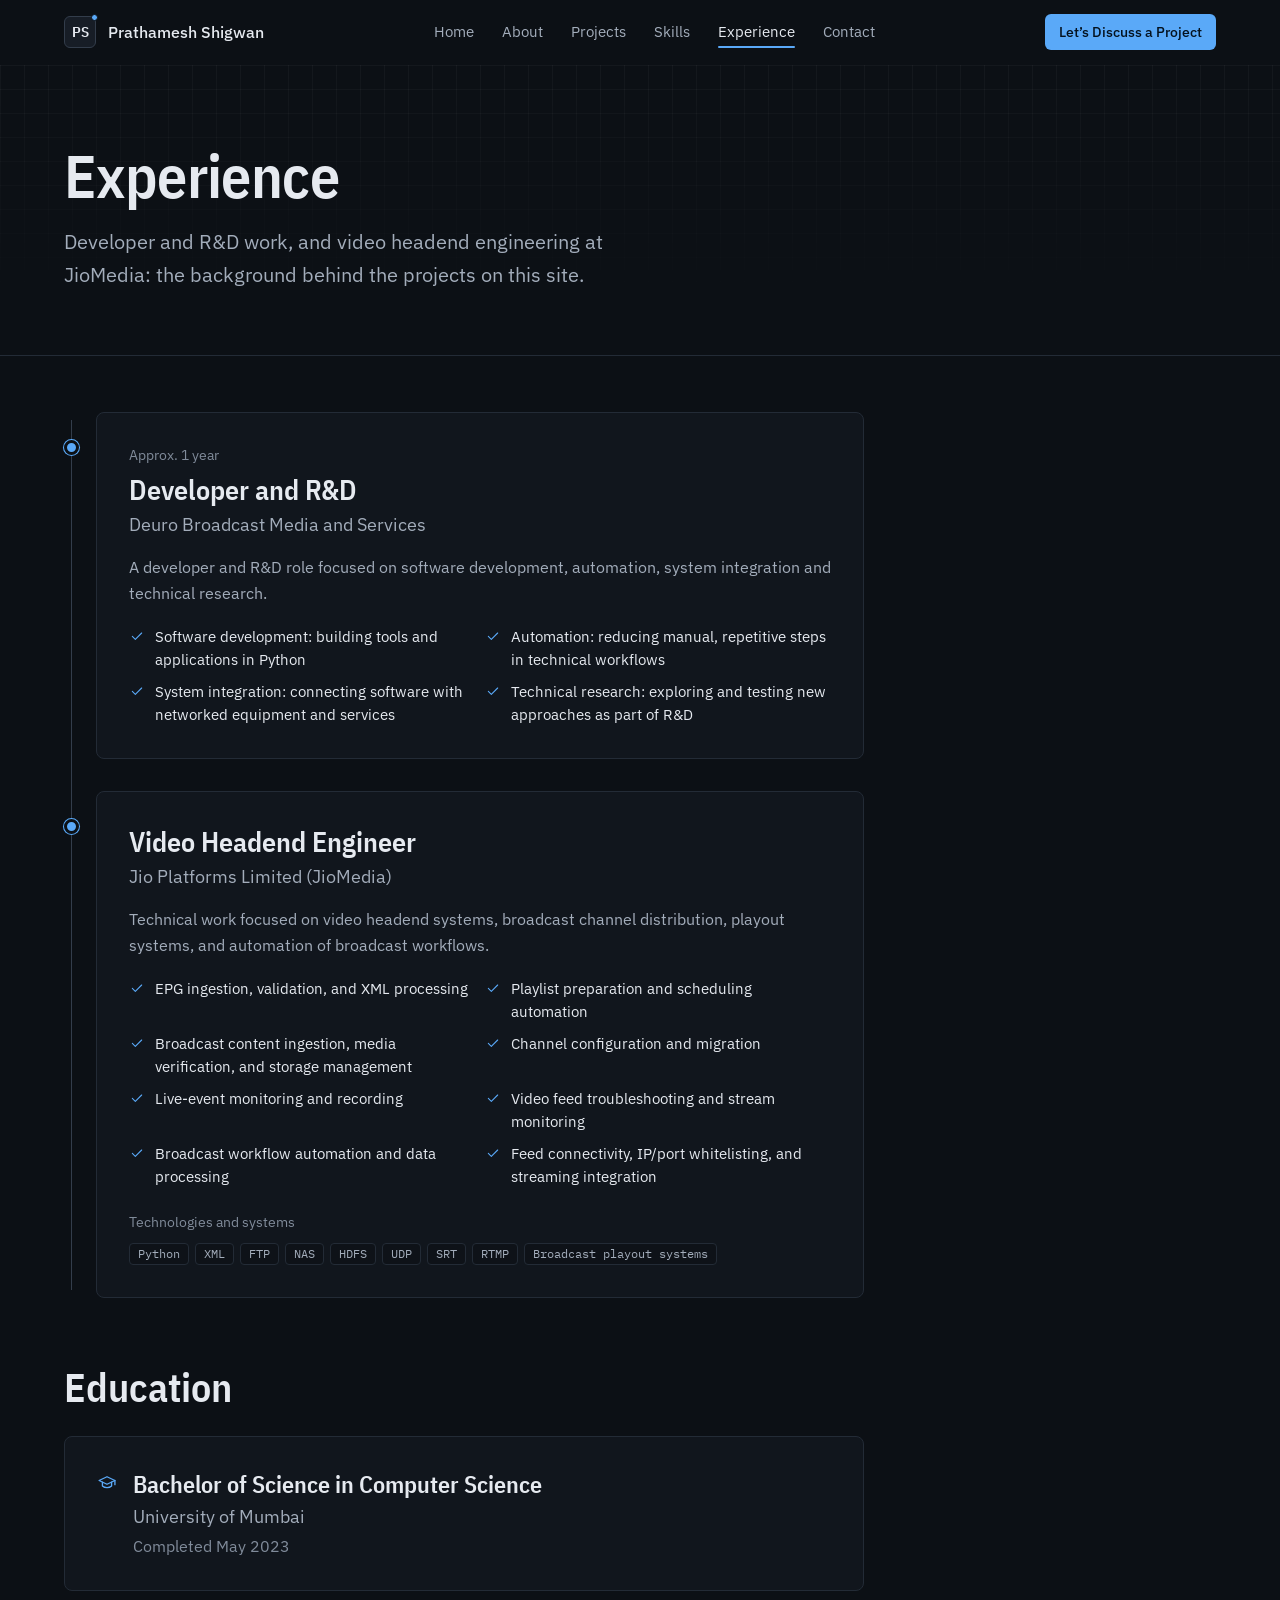
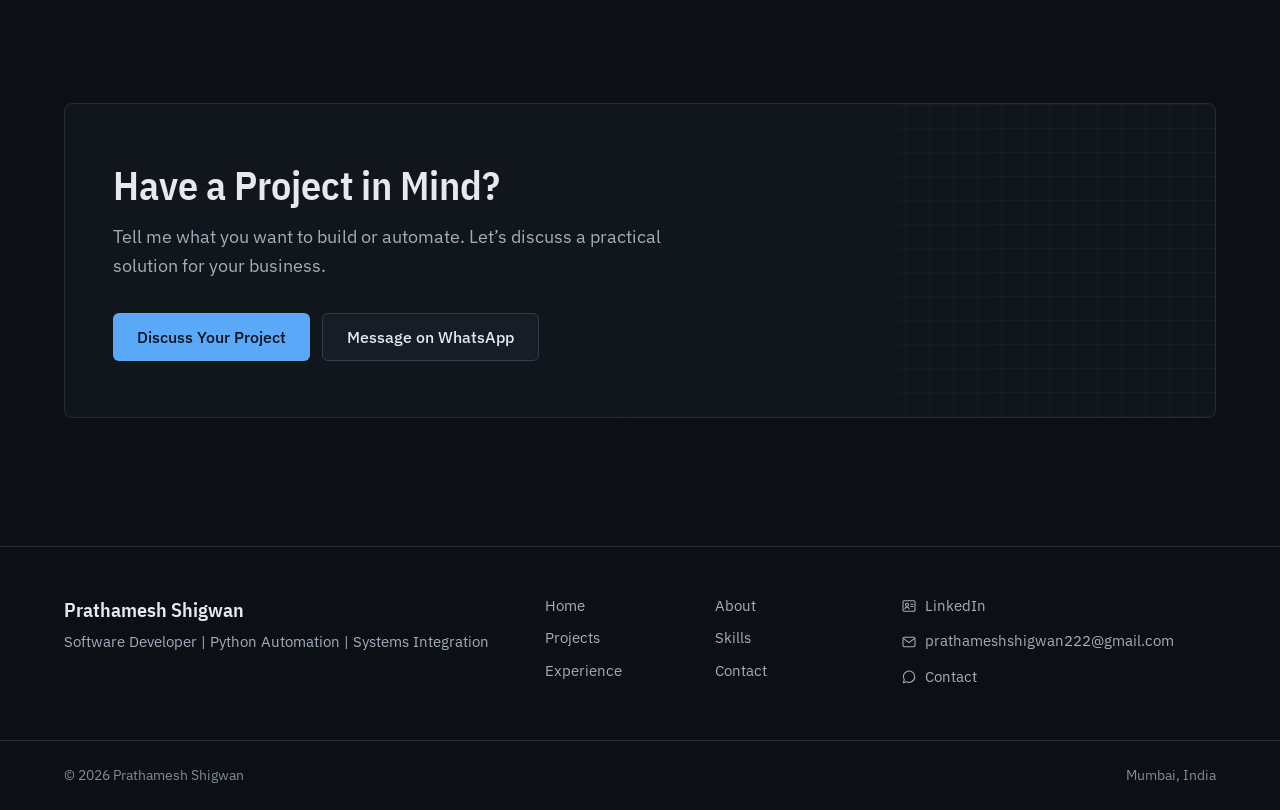
<file: experience.html>
<!doctype html>
<html lang="en-IN">
  <head>
    <meta charset="utf-8" />
    <meta name="viewport" content="width=device-width, initial-scale=1, viewport-fit=cover" />
    <title>Experience | Prathamesh Shigwan</title>
    <meta name="description" content="Experience of Prathamesh Shigwan: developer and R&amp;D work, broadcast operations and automation, and a BSc in Computer Science." />
    <meta name="theme-color" content="#0c1015" />
    <meta name="color-scheme" content="dark" />

    <!-- Link previews (WhatsApp, LinkedIn, X) -->
    <meta property="og:type" content="website" />
    <meta property="og:locale" content="en_IN" />
    <meta property="og:site_name" content="Prathamesh Shigwan" />
    <meta property="og:title" content="Experience | Prathamesh Shigwan" />
    <meta property="og:description" content="Experience of Prathamesh Shigwan: developer and R&amp;D work, broadcast operations and automation, and a BSc in Computer Science." />
    <meta name="twitter:card" content="summary_large_image" />
    <meta name="twitter:title" content="Experience | Prathamesh Shigwan" />
    <meta name="twitter:description" content="Experience of Prathamesh Shigwan: developer and R&amp;D work, broadcast operations and automation, and a BSc in Computer Science." />
    <!-- Turned on once the site is live: see README.md, "When the site is live". -->
    <!--SITE-URL <link rel="canonical" href="https://example.com/experience.html" /> SITE-URL-->
    <!--SITE-URL <meta property="og:url" content="https://example.com/experience.html" /> SITE-URL-->
    <!--SITE-URL <meta property="og:image" content="https://example.com/images/og-image.png" /> SITE-URL-->
    <!--SITE-URL <meta property="og:image:width" content="1200" /> SITE-URL-->
    <!--SITE-URL <meta property="og:image:height" content="630" /> SITE-URL-->
    <!--SITE-URL <meta name="twitter:image" content="https://example.com/images/og-image.png" /> SITE-URL-->

    <link rel="icon" href="images/favicon.ico" sizes="32x32" />
    <link rel="icon" href="images/favicon.svg" type="image/svg+xml" />
    <link rel="apple-touch-icon" href="images/apple-touch-icon.png" />
    <link rel="preload" href="fonts/ibm-plex-sans-400.woff2" as="font" type="font/woff2" crossorigin />
    <link rel="preload" href="fonts/ibm-plex-sans-condensed-600.woff2" as="font" type="font/woff2" crossorigin />
    <link rel="stylesheet" href="css/style.css" />
    <script>document.documentElement.classList.add('js');</script>
    <script src="js/config.js" defer></script>
    <script src="js/main.js" defer></script>
  </head>
  <body>
    <a class="skip-link" href="#main">Skip to content</a>
    <header class="site-header" data-header>
      <div class="container header-bar">
        <a class="brand" href="index.html">
          <span class="monogram" aria-hidden="true">PS<span class="monogram-dot"></span></span>
          <span class="brand-name">Prathamesh Shigwan</span><span class="sr-only">, home</span>
        </a>
        <nav class="nav-desktop" aria-label="Main">
          <ul>
            <li><a class="nav-link" href="index.html">Home</a></li>
            <li><a class="nav-link" href="about.html">About</a></li>
            <li><a class="nav-link" href="projects.html">Projects</a></li>
            <li><a class="nav-link" href="skills.html">Skills</a></li>
            <li><a class="nav-link is-active" href="experience.html" aria-current="page">Experience</a></li>
            <li><a class="nav-link" href="contact.html">Contact</a></li>
          </ul>
        </nav>
        <div class="header-actions">
          <a class="btn btn-primary btn-sm header-cta" href="contact.html">Let’s Discuss a Project</a>
          <button class="menu-toggle" type="button" aria-expanded="false" aria-controls="mobile-menu" data-menu-toggle>
            <span class="menu-icon-open"><svg viewBox="0 0 24 24" fill="none" stroke="currentColor" stroke-width="1.6" stroke-linecap="round" stroke-linejoin="round" aria-hidden="true" focusable="false" class="icon"><path d="M4 7h16M4 12h16M4 17h16"></path></svg></span>
            <span class="menu-icon-close"><svg viewBox="0 0 24 24" fill="none" stroke="currentColor" stroke-width="1.6" stroke-linecap="round" stroke-linejoin="round" aria-hidden="true" focusable="false" class="icon"><path d="M6 6l12 12M18 6 6 18"></path></svg></span>
            <span class="sr-only" data-menu-label>Open menu</span>
          </button>
        </div>
      </div>
      <div class="mobile-menu" id="mobile-menu" hidden>
        <nav class="container" aria-label="Menu">
          <ul>
            <li><a class="mobile-link" href="index.html">Home</a></li>
            <li><a class="mobile-link" href="about.html">About</a></li>
            <li><a class="mobile-link" href="projects.html">Projects</a></li>
            <li><a class="mobile-link" href="skills.html">Skills</a></li>
            <li><a class="mobile-link is-active" href="experience.html" aria-current="page">Experience<span class="mobile-current">Current page</span></a></li>
            <li><a class="mobile-link" href="contact.html">Contact</a></li>
          </ul>
          <a class="btn btn-primary btn-lg btn-block mobile-cta" href="contact.html">Let’s Discuss a Project</a>
        </nav>
      </div>
    </header>
    <div class="menu-backdrop" data-menu-backdrop hidden></div>
    <main id="main" tabindex="-1">
      <header class="page-header">
        <div class="page-header-grid" aria-hidden="true"></div>
        <div class="container page-header-inner">
          <h1 class="page-title">Experience</h1>
          <p class="page-lead">Developer and R&amp;D work, and video headend engineering at JioMedia: the background behind the projects on this site.</p>
        </div>
      </header>

      <section class="container experience-section" aria-label="Work history">
        <ol class="timeline">
          <li class="timeline-item">
            <span class="timeline-node" aria-hidden="true"></span>
            <article class="card timeline-card">
              <p class="timeline-when">Approx. 1 year</p>
              <h2 class="timeline-heading">Developer and R&amp;D</h2>
              <p class="timeline-org">Deuro Broadcast Media and Services</p>
              <p class="timeline-summary">A developer and R&amp;D role focused on software development, automation, system integration and technical research.</p>
              <ul class="timeline-highlights">
                <li><svg viewBox="0 0 24 24" fill="none" stroke="currentColor" stroke-width="1.6" stroke-linecap="round" stroke-linejoin="round" aria-hidden="true" focusable="false" class="icon"><path d="M5 12.5l4.5 4.5L19 7.5"></path></svg>Software development: building tools and applications in Python</li>
                <li><svg viewBox="0 0 24 24" fill="none" stroke="currentColor" stroke-width="1.6" stroke-linecap="round" stroke-linejoin="round" aria-hidden="true" focusable="false" class="icon"><path d="M5 12.5l4.5 4.5L19 7.5"></path></svg>Automation: reducing manual, repetitive steps in technical workflows</li>
                <li><svg viewBox="0 0 24 24" fill="none" stroke="currentColor" stroke-width="1.6" stroke-linecap="round" stroke-linejoin="round" aria-hidden="true" focusable="false" class="icon"><path d="M5 12.5l4.5 4.5L19 7.5"></path></svg>System integration: connecting software with networked equipment and services</li>
                <li><svg viewBox="0 0 24 24" fill="none" stroke="currentColor" stroke-width="1.6" stroke-linecap="round" stroke-linejoin="round" aria-hidden="true" focusable="false" class="icon"><path d="M5 12.5l4.5 4.5L19 7.5"></path></svg>Technical research: exploring and testing new approaches as part of R&amp;D</li>
              </ul>
              <div class="todo-row">


              </div>
            </article>
          </li>
          <li class="timeline-item">
            <span class="timeline-node" aria-hidden="true"></span>
            <article class="card timeline-card">
              <!-- Dates, e.g. <p class="timeline-when">Jun 2023 – May 2024</p> -->
              <h2 class="timeline-heading">Video Headend Engineer</h2>
              <p class="timeline-org">Jio Platforms Limited (JioMedia)</p>
              <p class="timeline-summary">Technical work focused on video headend systems, broadcast channel distribution, playout systems, and automation of broadcast workflows.</p>
              <ul class="timeline-highlights">
                <li><svg viewBox="0 0 24 24" fill="none" stroke="currentColor" stroke-width="1.6" stroke-linecap="round" stroke-linejoin="round" aria-hidden="true" focusable="false" class="icon"><path d="M5 12.5l4.5 4.5L19 7.5"></path></svg>EPG ingestion, validation, and XML processing</li>
                <li><svg viewBox="0 0 24 24" fill="none" stroke="currentColor" stroke-width="1.6" stroke-linecap="round" stroke-linejoin="round" aria-hidden="true" focusable="false" class="icon"><path d="M5 12.5l4.5 4.5L19 7.5"></path></svg>Playlist preparation and scheduling automation</li>
                <li><svg viewBox="0 0 24 24" fill="none" stroke="currentColor" stroke-width="1.6" stroke-linecap="round" stroke-linejoin="round" aria-hidden="true" focusable="false" class="icon"><path d="M5 12.5l4.5 4.5L19 7.5"></path></svg>Broadcast content ingestion, media verification, and storage management</li>
                <li><svg viewBox="0 0 24 24" fill="none" stroke="currentColor" stroke-width="1.6" stroke-linecap="round" stroke-linejoin="round" aria-hidden="true" focusable="false" class="icon"><path d="M5 12.5l4.5 4.5L19 7.5"></path></svg>Channel configuration and migration</li>
                <li><svg viewBox="0 0 24 24" fill="none" stroke="currentColor" stroke-width="1.6" stroke-linecap="round" stroke-linejoin="round" aria-hidden="true" focusable="false" class="icon"><path d="M5 12.5l4.5 4.5L19 7.5"></path></svg>Live-event monitoring and recording</li>
                <li><svg viewBox="0 0 24 24" fill="none" stroke="currentColor" stroke-width="1.6" stroke-linecap="round" stroke-linejoin="round" aria-hidden="true" focusable="false" class="icon"><path d="M5 12.5l4.5 4.5L19 7.5"></path></svg>Video feed troubleshooting and stream monitoring</li>
                <li><svg viewBox="0 0 24 24" fill="none" stroke="currentColor" stroke-width="1.6" stroke-linecap="round" stroke-linejoin="round" aria-hidden="true" focusable="false" class="icon"><path d="M5 12.5l4.5 4.5L19 7.5"></path></svg>Broadcast workflow automation and data processing</li>
                <li><svg viewBox="0 0 24 24" fill="none" stroke="currentColor" stroke-width="1.6" stroke-linecap="round" stroke-linejoin="round" aria-hidden="true" focusable="false" class="icon"><path d="M5 12.5l4.5 4.5L19 7.5"></path></svg>Feed connectivity, IP/port whitelisting, and streaming integration</li>
              </ul>
              <div class="timeline-tech">
                <h3>Technologies and systems</h3>
                <ul class="tech-list" aria-label="Technologies and systems">
                  <li>Python</li>
                  <li>XML</li>
                  <li>FTP</li>
                  <li>NAS</li>
                  <li>HDFS</li>
                  <li>UDP</li>
                  <li>SRT</li>
                  <li>RTMP</li>
                  <li>Broadcast playout systems</li>
                </ul>
              </div>
              <div class="todo-row">

              </div>
            </article>
          </li>
        </ol>
      </section>

      <section class="container education-section" aria-labelledby="education-title">
        <h2 class="section-title" id="education-title">Education</h2>
        <div class="card education-block">
          <svg viewBox="0 0 24 24" fill="none" stroke="currentColor" stroke-width="1.6" stroke-linecap="round" stroke-linejoin="round" aria-hidden="true" focusable="false" class="icon accent"><path d="M2.5 9 12 4.5 21.5 9 12 13.5 2.5 9Z"></path><path d="M6.5 11v4.5c1.5 1.4 3.4 2 5.5 2s4-.6 5.5-2V11M21.5 9v5"></path></svg>
          <div>
            <p class="education-degree">Bachelor of Science in Computer Science</p>
            <p class="education-institution-lg">University of Mumbai</p>
            <p class="education-date-lg">Completed May 2023</p>
          </div>
        </div>
      </section>

      <section class="container section" aria-labelledby="cta-title">
        <div class="cta-band">
          <div class="cta-grid" aria-hidden="true"></div>
          <div class="cta-content">
            <h2 class="section-title" id="cta-title">Have a Project in Mind?</h2>
            <p class="cta-text">Tell me what you want to build or automate. Let’s discuss a practical solution for your business.</p>
            <div class="button-row">
              <a class="btn btn-primary btn-lg" href="contact.html">Discuss Your Project</a>
              <a class="btn btn-secondary btn-lg" data-config-link="whatsapp" hidden>Message on WhatsApp</a>
            </div>
          </div>
        </div>
      </section>
    </main>
    <footer class="site-footer">
      <div class="container footer-grid">
        <div>
          <p class="footer-name">Prathamesh Shigwan</p>
          <p class="footer-headline">Software Developer | Python Automation | Systems Integration</p>
        </div>
        <nav aria-label="Footer">
          <ul class="footer-nav">
            <li><a href="index.html">Home</a></li>
            <li><a href="about.html">About</a></li>
            <li><a href="projects.html">Projects</a></li>
            <li><a href="skills.html">Skills</a></li>
            <li><a href="experience.html">Experience</a></li>
            <li><a href="contact.html">Contact</a></li>
          </ul>
        </nav>
        <ul class="footer-links">
          <li data-config-item="github" hidden>
            <a data-config-link="github"><svg viewBox="0 0 24 24" fill="none" stroke="currentColor" stroke-width="1.6" stroke-linecap="round" stroke-linejoin="round" aria-hidden="true" focusable="false" class="icon"><path d="m8 8-4 4 4 4M16 8l4 4-4 4M13.5 5l-3 14"></path></svg>GitHub</a>
          </li>
          <li data-config-missing="github" hidden></li>
          <li data-config-item="linkedin" hidden>
            <a data-config-link="linkedin"><svg viewBox="0 0 24 24" fill="none" stroke="currentColor" stroke-width="1.6" stroke-linecap="round" stroke-linejoin="round" aria-hidden="true" focusable="false" class="icon"><rect x="3" y="4" width="18" height="16" rx="2"></rect><circle cx="9" cy="10" r="2.25"></circle><path d="M5.75 16.25c.55-1.7 1.75-2.6 3.25-2.6s2.7.9 3.25 2.6M14.75 9.25h3.5M14.75 12.75h3.5"></path></svg>LinkedIn</a>
          </li>
          <li data-config-missing="linkedin" hidden></li>
          <li data-config-item="email" hidden>
            <a data-config-link="email"><svg viewBox="0 0 24 24" fill="none" stroke="currentColor" stroke-width="1.6" stroke-linecap="round" stroke-linejoin="round" aria-hidden="true" focusable="false" class="icon"><rect x="3" y="5" width="18" height="14" rx="2"></rect><path d="m4 7 8 6 8-6"></path></svg><span data-config-text="email"></span></a>
          </li>
          <li>
            <a href="contact.html"><svg viewBox="0 0 24 24" fill="none" stroke="currentColor" stroke-width="1.6" stroke-linecap="round" stroke-linejoin="round" aria-hidden="true" focusable="false" class="icon"><path d="M20.5 11.5a8.5 8.5 0 0 1-12.4 7.6L3.5 20.5l1.4-4.3A8.5 8.5 0 1 1 20.5 11.5Z"></path></svg>Contact</a>
          </li>
        </ul>
      </div>
      <div class="footer-bottom">
        <div class="container footer-bottom-inner">
          <p>© <span data-year>2026</span> Prathamesh Shigwan</p>
          <p>Mumbai, India</p>
        </div>
      </div>
    </footer>
  </body>
</html>
</file>
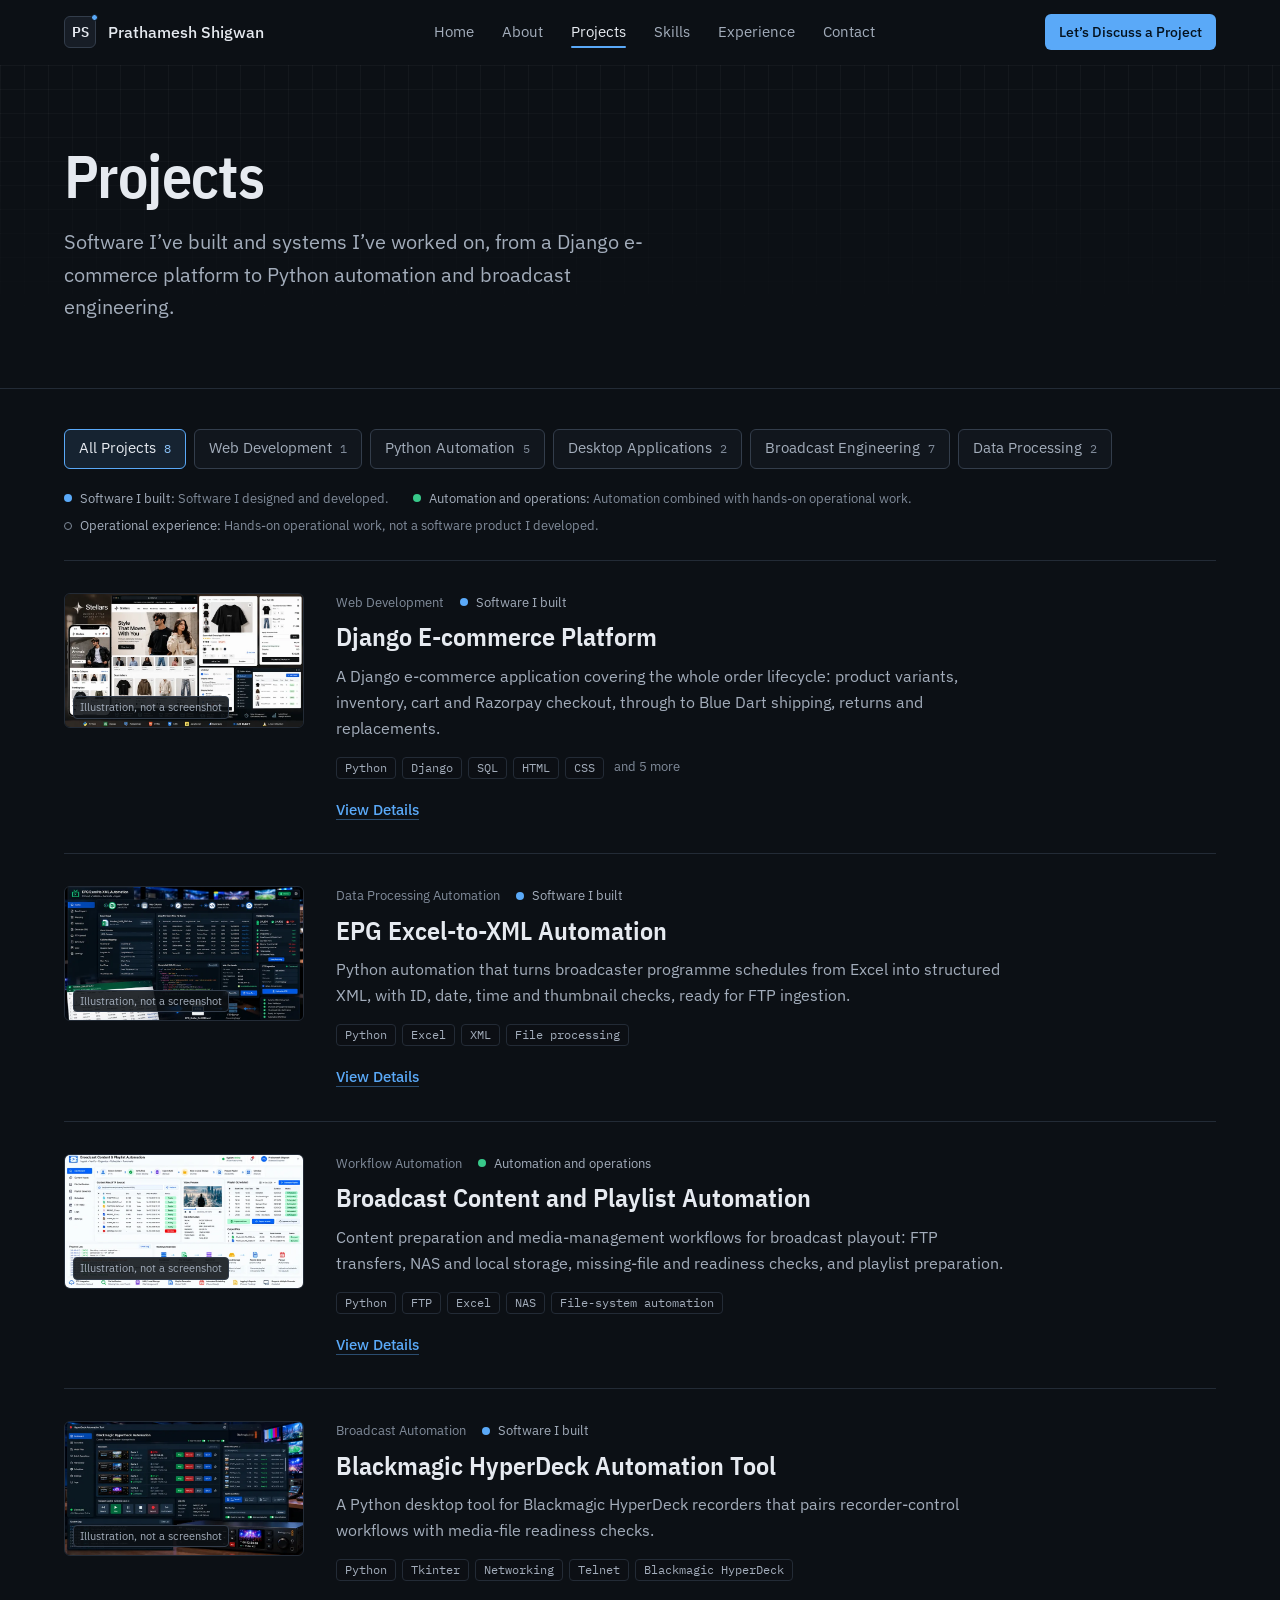
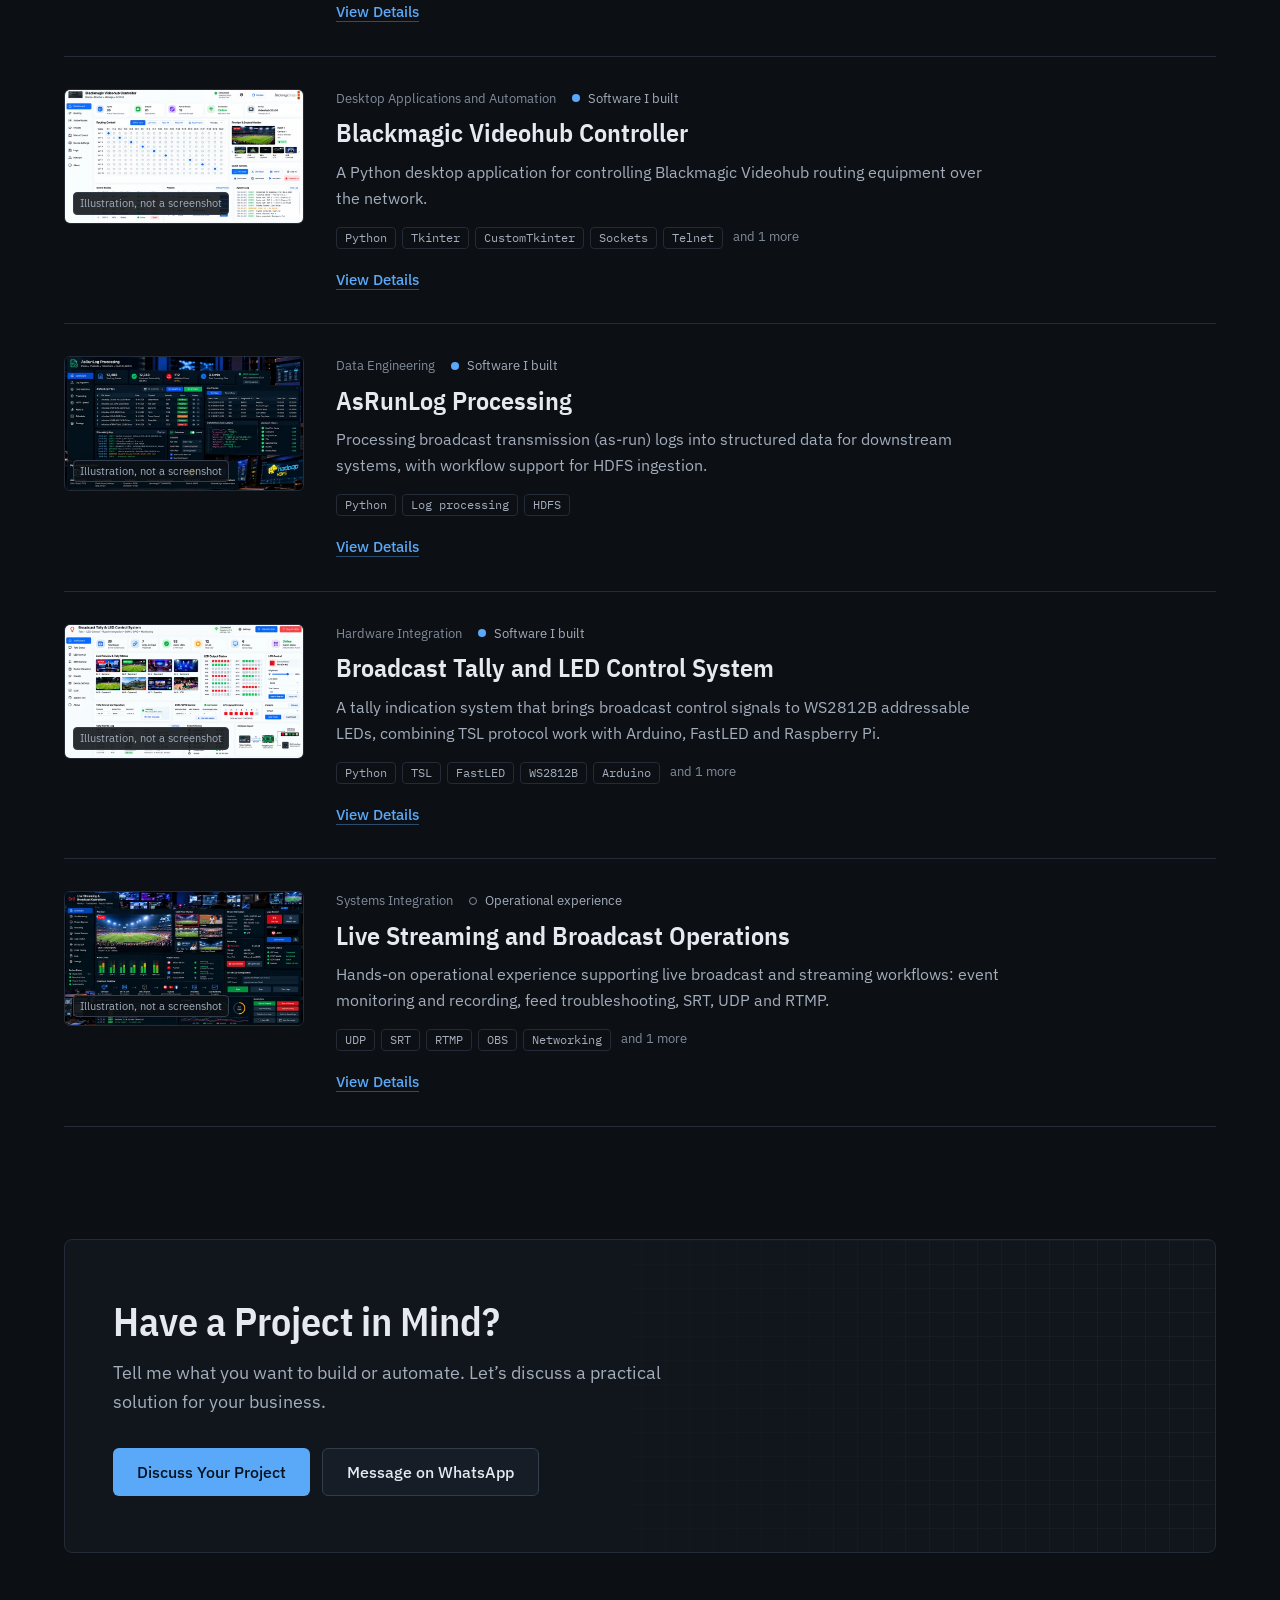
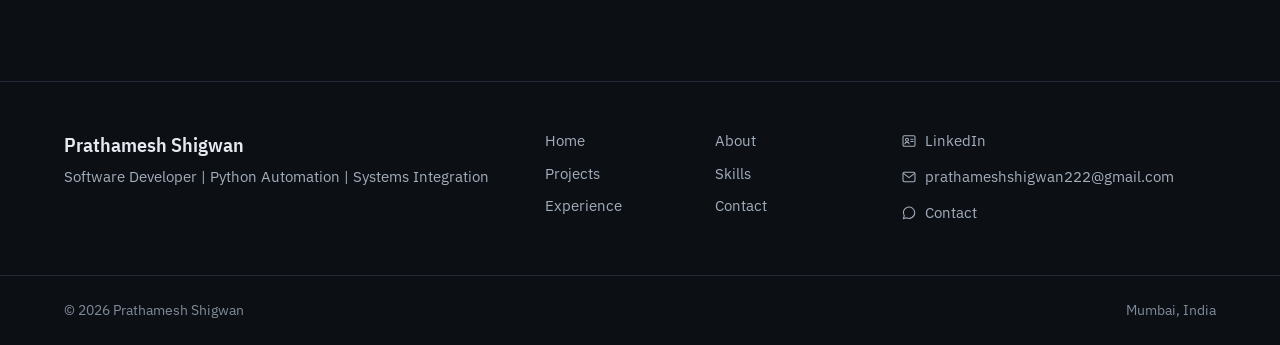
<file: projects.html>
<!doctype html>
<html lang="en-IN">
  <head>
    <meta charset="utf-8" />
    <meta name="viewport" content="width=device-width, initial-scale=1, viewport-fit=cover" />
    <title>Projects | Prathamesh Shigwan</title>
    <meta name="description" content="Real projects by Prathamesh Shigwan: a Django e-commerce platform, Python automation for broadcast workflows, desktop tools for Blackmagic equipment, and more." />
    <meta name="theme-color" content="#0c1015" />
    <meta name="color-scheme" content="dark" />

    <!-- Link previews (WhatsApp, LinkedIn, X) -->
    <meta property="og:type" content="website" />
    <meta property="og:locale" content="en_IN" />
    <meta property="og:site_name" content="Prathamesh Shigwan" />
    <meta property="og:title" content="Projects | Prathamesh Shigwan" />
    <meta property="og:description" content="Real projects by Prathamesh Shigwan: a Django e-commerce platform, Python automation for broadcast workflows, desktop tools for Blackmagic equipment, and more." />
    <meta name="twitter:card" content="summary_large_image" />
    <meta name="twitter:title" content="Projects | Prathamesh Shigwan" />
    <meta name="twitter:description" content="Real projects by Prathamesh Shigwan: a Django e-commerce platform, Python automation for broadcast workflows, desktop tools for Blackmagic equipment, and more." />
    <!-- Turned on once the site is live: see README.md, "When the site is live". -->
    <!--SITE-URL <link rel="canonical" href="https://example.com/projects.html" /> SITE-URL-->
    <!--SITE-URL <meta property="og:url" content="https://example.com/projects.html" /> SITE-URL-->
    <!--SITE-URL <meta property="og:image" content="https://example.com/images/og-image.png" /> SITE-URL-->
    <!--SITE-URL <meta property="og:image:width" content="1200" /> SITE-URL-->
    <!--SITE-URL <meta property="og:image:height" content="630" /> SITE-URL-->
    <!--SITE-URL <meta name="twitter:image" content="https://example.com/images/og-image.png" /> SITE-URL-->

    <link rel="icon" href="images/favicon.ico" sizes="32x32" />
    <link rel="icon" href="images/favicon.svg" type="image/svg+xml" />
    <link rel="apple-touch-icon" href="images/apple-touch-icon.png" />
    <link rel="preload" href="fonts/ibm-plex-sans-400.woff2" as="font" type="font/woff2" crossorigin />
    <link rel="preload" href="fonts/ibm-plex-sans-condensed-600.woff2" as="font" type="font/woff2" crossorigin />
    <link rel="stylesheet" href="css/style.css" />
    <script>document.documentElement.classList.add('js');</script>
    <script src="js/config.js" defer></script>
    <script src="js/main.js" defer></script>
  </head>
  <body>
    <a class="skip-link" href="#main">Skip to content</a>
    <header class="site-header" data-header>
      <div class="container header-bar">
        <a class="brand" href="index.html">
          <span class="monogram" aria-hidden="true">PS<span class="monogram-dot"></span></span>
          <span class="brand-name">Prathamesh Shigwan</span><span class="sr-only">, home</span>
        </a>
        <nav class="nav-desktop" aria-label="Main">
          <ul>
            <li><a class="nav-link" href="index.html">Home</a></li>
            <li><a class="nav-link" href="about.html">About</a></li>
            <li><a class="nav-link is-active" href="projects.html" aria-current="page">Projects</a></li>
            <li><a class="nav-link" href="skills.html">Skills</a></li>
            <li><a class="nav-link" href="experience.html">Experience</a></li>
            <li><a class="nav-link" href="contact.html">Contact</a></li>
          </ul>
        </nav>
        <div class="header-actions">
          <a class="btn btn-primary btn-sm header-cta" href="contact.html">Let’s Discuss a Project</a>
          <button class="menu-toggle" type="button" aria-expanded="false" aria-controls="mobile-menu" data-menu-toggle>
            <span class="menu-icon-open"><svg viewBox="0 0 24 24" fill="none" stroke="currentColor" stroke-width="1.6" stroke-linecap="round" stroke-linejoin="round" aria-hidden="true" focusable="false" class="icon"><path d="M4 7h16M4 12h16M4 17h16"></path></svg></span>
            <span class="menu-icon-close"><svg viewBox="0 0 24 24" fill="none" stroke="currentColor" stroke-width="1.6" stroke-linecap="round" stroke-linejoin="round" aria-hidden="true" focusable="false" class="icon"><path d="M6 6l12 12M18 6 6 18"></path></svg></span>
            <span class="sr-only" data-menu-label>Open menu</span>
          </button>
        </div>
      </div>
      <div class="mobile-menu" id="mobile-menu" hidden>
        <nav class="container" aria-label="Menu">
          <ul>
            <li><a class="mobile-link" href="index.html">Home</a></li>
            <li><a class="mobile-link" href="about.html">About</a></li>
            <li><a class="mobile-link is-active" href="projects.html" aria-current="page">Projects<span class="mobile-current">Current page</span></a></li>
            <li><a class="mobile-link" href="skills.html">Skills</a></li>
            <li><a class="mobile-link" href="experience.html">Experience</a></li>
            <li><a class="mobile-link" href="contact.html">Contact</a></li>
          </ul>
          <a class="btn btn-primary btn-lg btn-block mobile-cta" href="contact.html">Let’s Discuss a Project</a>
        </nav>
      </div>
    </header>
    <div class="menu-backdrop" data-menu-backdrop hidden></div>
    <main id="main" tabindex="-1">
      <header class="page-header">
        <div class="page-header-grid" aria-hidden="true"></div>
        <div class="container page-header-inner">
          <h1 class="page-title">Projects</h1>
          <p class="page-lead">Software I’ve built and systems I’ve worked on, from a Django e-commerce platform to Python automation and broadcast engineering.</p>
        </div>
      </header>

      <section class="container filters-section" aria-labelledby="filter-title">
        <h2 class="sr-only" id="filter-title">Filter projects</h2>
        <div class="filter-group js-only" role="group" aria-label="Filter projects by category">
          <button class="filter-chip is-active" type="button" data-filter="all" aria-pressed="true" aria-label="All Projects, 8 projects">All Projects<span class="filter-count" aria-hidden="true">8</span></button>
          <button class="filter-chip" type="button" data-filter="web" aria-pressed="false" aria-label="Web Development, 1 project">Web Development<span class="filter-count" aria-hidden="true">1</span></button>
          <button class="filter-chip" type="button" data-filter="python" aria-pressed="false" aria-label="Python Automation, 5 projects">Python Automation<span class="filter-count" aria-hidden="true">5</span></button>
          <button class="filter-chip" type="button" data-filter="desktop" aria-pressed="false" aria-label="Desktop Applications, 2 projects">Desktop Applications<span class="filter-count" aria-hidden="true">2</span></button>
          <button class="filter-chip" type="button" data-filter="broadcast" aria-pressed="false" aria-label="Broadcast Engineering, 7 projects">Broadcast Engineering<span class="filter-count" aria-hidden="true">7</span></button>
          <button class="filter-chip" type="button" data-filter="data" aria-pressed="false" aria-label="Data Processing, 2 projects">Data Processing<span class="filter-count" aria-hidden="true">2</span></button>
        </div>
        <div class="legend">
          <span class="legend-item"><span class="kind-dot kind-dot--built" aria-hidden="true"></span><span><span class="legend-label">Software I built:</span> Software I designed and developed.</span></span>
          <span class="legend-item"><span class="kind-dot kind-dot--mixed" aria-hidden="true"></span><span><span class="legend-label">Automation and operations:</span> Automation combined with hands-on operational work.</span></span>
          <span class="legend-item"><span class="kind-dot kind-dot--operations" aria-hidden="true"></span><span><span class="legend-label">Operational experience:</span> Hands-on operational work, not a software product I developed.</span></span>
        </div>
        <p class="sr-only" aria-live="polite" data-filter-status></p>
      </section>

      <section class="container project-list-section" aria-label="Project list">
        <ol class="project-list" data-project-list>
          <li class="project-row" data-filters="web">
            <div class="project-row-inner">
              <div class="project-row-visual"><div class="shot"><img src="images/projects/django-ecommerce-platform-1600.webp" srcset="images/projects/django-ecommerce-platform-800.webp 800w, images/projects/django-ecommerce-platform-1600.webp 1600w" sizes="(min-width: 48rem) 15rem, calc(100vw - 2.5rem)" width="1600" height="900" alt="Illustration of an online clothing store: storefront on desktop and phone, product page, cart, checkout with Razorpay and Blue Dart, and an admin product list." loading="lazy" decoding="async" /><span class="shot-label">Illustration, not a screenshot</span></div></div>
              <div class="project-row-body">
                <p class="project-meta"><span>Web Development</span><span class="kind-badge"><span class="kind-dot kind-dot--built" aria-hidden="true"></span>Software I built</span></p>
                <h2 class="project-row-title">Django E-commerce Platform</h2>
                <p class="project-row-summary">A Django e-commerce application covering the whole order lifecycle: product variants, inventory, cart and Razorpay checkout, through to Blue Dart shipping, returns and replacements.</p>
                <ul class="tech-list" aria-label="Technologies">
                  <li>Python</li>
                  <li>Django</li>
                  <li>SQL</li>
                  <li>HTML</li>
                  <li>CSS</li>
                  <li class="tech-more">and 5 more</li>
                </ul>
                <a class="project-row-link" href="projects/django-ecommerce-platform.html">View Details<span class="sr-only">: Django E-commerce Platform</span></a>
              </div>
            </div>
          </li>
          <li class="project-row" data-filters="python data broadcast">
            <div class="project-row-inner">
              <div class="project-row-visual"><div class="shot"><img src="images/projects/epg-excel-to-xml-1600.webp" srcset="images/projects/epg-excel-to-xml-800.webp 800w, images/projects/epg-excel-to-xml-1600.webp 1600w" sizes="(min-width: 48rem) 15rem, calc(100vw - 2.5rem)" width="1600" height="900" alt="Illustration of the EPG workflow: an Excel schedule, column mapping, validation results, a generated XML preview and FTP upload settings." loading="lazy" decoding="async" /><span class="shot-label">Illustration, not a screenshot</span></div></div>
              <div class="project-row-body">
                <p class="project-meta"><span>Data Processing Automation</span><span class="kind-badge"><span class="kind-dot kind-dot--built" aria-hidden="true"></span>Software I built</span></p>
                <h2 class="project-row-title">EPG Excel-to-XML Automation</h2>
                <p class="project-row-summary">Python automation that turns broadcaster programme schedules from Excel into structured XML, with ID, date, time and thumbnail checks, ready for FTP ingestion.</p>
                <ul class="tech-list" aria-label="Technologies">
                  <li>Python</li>
                  <li>Excel</li>
                  <li>XML</li>
                  <li>File processing</li>
                </ul>
                <a class="project-row-link" href="projects/epg-excel-to-xml.html">View Details<span class="sr-only">: EPG Excel-to-XML Automation</span></a>
              </div>
            </div>
          </li>
          <li class="project-row" data-filters="python broadcast">
            <div class="project-row-inner">
              <div class="project-row-visual"><div class="shot"><img src="images/projects/broadcast-content-playlist-automation-1600.webp" srcset="images/projects/broadcast-content-playlist-automation-800.webp 800w, images/projects/broadcast-content-playlist-automation-1600.webp 1600w" sizes="(min-width: 48rem) 15rem, calc(100vw - 2.5rem)" width="1600" height="900" alt="Illustration of the content workflow: an FTP file list with a missing file flagged, a video preview, a playlist schedule, a process log, and the steps from FTP to NAS to playout." loading="lazy" decoding="async" /><span class="shot-label">Illustration, not a screenshot</span></div></div>
              <div class="project-row-body">
                <p class="project-meta"><span>Workflow Automation</span><span class="kind-badge"><span class="kind-dot kind-dot--mixed" aria-hidden="true"></span>Automation and operations</span></p>
                <h2 class="project-row-title">Broadcast Content and Playlist Automation</h2>
                <p class="project-row-summary">Content preparation and media-management workflows for broadcast playout: FTP transfers, NAS and local storage, missing-file and readiness checks, and playlist preparation.</p>
                <ul class="tech-list" aria-label="Technologies">
                  <li>Python</li>
                  <li>FTP</li>
                  <li>Excel</li>
                  <li>NAS</li>
                  <li>File-system automation</li>
                </ul>
                <a class="project-row-link" href="projects/broadcast-content-playlist-automation.html">View Details<span class="sr-only">: Broadcast Content and Playlist Automation</span></a>
              </div>
            </div>
          </li>
          <li class="project-row" data-filters="desktop python broadcast">
            <div class="project-row-inner">
              <div class="project-row-visual"><div class="shot"><img src="images/projects/hyperdeck-automation-tool-1600.webp" srcset="images/projects/hyperdeck-automation-tool-800.webp 800w, images/projects/hyperdeck-automation-tool-1600.webp 1600w" sizes="(min-width: 48rem) 15rem, calc(100vw - 2.5rem)" width="1600" height="900" alt="Illustration of the HyperDeck tool: recorder controls, a media file list pairing each .mov with its .mcc file, and a system log, beside a HyperDeck recorder." loading="lazy" decoding="async" /><span class="shot-label">Illustration, not a screenshot</span></div></div>
              <div class="project-row-body">
                <p class="project-meta"><span>Broadcast Automation</span><span class="kind-badge"><span class="kind-dot kind-dot--built" aria-hidden="true"></span>Software I built</span></p>
                <h2 class="project-row-title">Blackmagic HyperDeck Automation Tool</h2>
                <p class="project-row-summary">A Python desktop tool for Blackmagic HyperDeck recorders that pairs recorder-control workflows with media-file readiness checks.</p>
                <ul class="tech-list" aria-label="Technologies">
                  <li>Python</li>
                  <li>Tkinter</li>
                  <li>Networking</li>
                  <li>Telnet</li>
                  <li>Blackmagic HyperDeck</li>
                </ul>
                <a class="project-row-link" href="projects/hyperdeck-automation-tool.html">View Details<span class="sr-only">: Blackmagic HyperDeck Automation Tool</span></a>
              </div>
            </div>
          </li>
          <li class="project-row" data-filters="desktop python broadcast">
            <div class="project-row-inner">
              <div class="project-row-visual"><div class="shot"><img src="images/projects/videohub-controller-1600.webp" srcset="images/projects/videohub-controller-800.webp 800w, images/projects/videohub-controller-1600.webp 1600w" sizes="(min-width: 48rem) 15rem, calc(100vw - 2.5rem)" width="1600" height="900" alt="Illustration of the Videohub controller: a routing grid of inputs and outputs, a list of active routes, a source preview and a system log." loading="lazy" decoding="async" /><span class="shot-label">Illustration, not a screenshot</span></div></div>
              <div class="project-row-body">
                <p class="project-meta"><span>Desktop Applications and Automation</span><span class="kind-badge"><span class="kind-dot kind-dot--built" aria-hidden="true"></span>Software I built</span></p>
                <h2 class="project-row-title">Blackmagic Videohub Controller</h2>
                <p class="project-row-summary">A Python desktop application for controlling Blackmagic Videohub routing equipment over the network.</p>
                <ul class="tech-list" aria-label="Technologies">
                  <li>Python</li>
                  <li>Tkinter</li>
                  <li>CustomTkinter</li>
                  <li>Sockets</li>
                  <li>Telnet</li>
                  <li class="tech-more">and 1 more</li>
                </ul>
                <a class="project-row-link" href="projects/videohub-controller.html">View Details<span class="sr-only">: Blackmagic Videohub Controller</span></a>
              </div>
            </div>
          </li>
          <li class="project-row" data-filters="data python broadcast">
            <div class="project-row-inner">
              <div class="project-row-visual"><div class="shot"><img src="images/projects/asrunlog-processing-1600.webp" srcset="images/projects/asrunlog-processing-800.webp 800w, images/projects/asrunlog-processing-1600.webp 1600w" sizes="(min-width: 48rem) 15rem, calc(100vw - 2.5rem)" width="1600" height="900" alt="Illustration of as-run log processing: a list of log files, a parsed preview, validation checks, and the steps from log files to HDFS." loading="lazy" decoding="async" /><span class="shot-label">Illustration, not a screenshot</span></div></div>
              <div class="project-row-body">
                <p class="project-meta"><span>Data Engineering</span><span class="kind-badge"><span class="kind-dot kind-dot--built" aria-hidden="true"></span>Software I built</span></p>
                <h2 class="project-row-title">AsRunLog Processing</h2>
                <p class="project-row-summary">Processing broadcast transmission (as-run) logs into structured data for downstream systems, with workflow support for HDFS ingestion.</p>
                <ul class="tech-list" aria-label="Technologies">
                  <li>Python</li>
                  <li>Log processing</li>
                  <li>HDFS</li>
                </ul>
                <a class="project-row-link" href="projects/asrunlog-processing.html">View Details<span class="sr-only">: AsRunLog Processing</span></a>
              </div>
            </div>
          </li>
          <li class="project-row" data-filters="broadcast">
            <div class="project-row-inner">
              <div class="project-row-visual"><div class="shot"><img src="images/projects/tally-led-control-system-1600.webp" srcset="images/projects/tally-led-control-system-800.webp 800w, images/projects/tally-led-control-system-1600.webp 1600w" sizes="(min-width: 48rem) 15rem, calc(100vw - 2.5rem)" width="1600" height="900" alt="Illustration of the tally system: camera previews marked on air or preview, a grid of LED output states, LED settings, and a hardware layout from video switcher to Raspberry Pi to LED strips." loading="lazy" decoding="async" /><span class="shot-label">Illustration, not a screenshot</span></div></div>
              <div class="project-row-body">
                <p class="project-meta"><span>Hardware Integration</span><span class="kind-badge"><span class="kind-dot kind-dot--built" aria-hidden="true"></span>Software I built</span></p>
                <h2 class="project-row-title">Broadcast Tally and LED Control System</h2>
                <p class="project-row-summary">A tally indication system that brings broadcast control signals to WS2812B addressable LEDs, combining TSL protocol work with Arduino, FastLED and Raspberry Pi.</p>
                <ul class="tech-list" aria-label="Technologies">
                  <li>Python</li>
                  <li>TSL</li>
                  <li>FastLED</li>
                  <li>WS2812B</li>
                  <li>Arduino</li>
                  <li class="tech-more">and 1 more</li>
                </ul>
                <a class="project-row-link" href="projects/tally-led-control-system.html">View Details<span class="sr-only">: Broadcast Tally and LED Control System</span></a>
              </div>
            </div>
          </li>
          <li class="project-row" data-filters="broadcast">
            <div class="project-row-inner">
              <div class="project-row-visual"><div class="shot"><img src="images/projects/live-streaming-broadcast-operations-1600.webp" srcset="images/projects/live-streaming-broadcast-operations-800.webp 800w, images/projects/live-streaming-broadcast-operations-1600.webp 1600w" sizes="(min-width: 48rem) 15rem, calc(100vw - 2.5rem)" width="1600" height="900" alt="Illustration of a live streaming control room: programme preview, multiview, audio levels, stream status and SRT to UDP settings." loading="lazy" decoding="async" /><span class="shot-label">Illustration, not a screenshot</span></div></div>
              <div class="project-row-body">
                <p class="project-meta"><span>Systems Integration</span><span class="kind-badge"><span class="kind-dot kind-dot--operations" aria-hidden="true"></span>Operational experience</span></p>
                <h2 class="project-row-title">Live Streaming and Broadcast Operations</h2>
                <p class="project-row-summary">Hands-on operational experience supporting live broadcast and streaming workflows: event monitoring and recording, feed troubleshooting, SRT, UDP and RTMP.</p>
                <ul class="tech-list" aria-label="Technologies">
                  <li>UDP</li>
                  <li>SRT</li>
                  <li>RTMP</li>
                  <li>OBS</li>
                  <li>Networking</li>
                  <li class="tech-more">and 1 more</li>
                </ul>
                <a class="project-row-link" href="projects/live-streaming-broadcast-operations.html">View Details<span class="sr-only">: Live Streaming and Broadcast Operations</span></a>
              </div>
            </div>
          </li>
        </ol>
        <p class="empty-filter" data-filter-empty hidden>No projects in this category yet.</p>
      </section>

      <section class="container section" aria-labelledby="cta-title">
        <div class="cta-band">
          <div class="cta-grid" aria-hidden="true"></div>
          <div class="cta-content">
            <h2 class="section-title" id="cta-title">Have a Project in Mind?</h2>
            <p class="cta-text">Tell me what you want to build or automate. Let’s discuss a practical solution for your business.</p>
            <div class="button-row">
              <a class="btn btn-primary btn-lg" href="contact.html">Discuss Your Project</a>
              <a class="btn btn-secondary btn-lg" data-config-link="whatsapp" hidden>Message on WhatsApp</a>
            </div>
          </div>
        </div>
      </section>
    </main>
    <footer class="site-footer">
      <div class="container footer-grid">
        <div>
          <p class="footer-name">Prathamesh Shigwan</p>
          <p class="footer-headline">Software Developer | Python Automation | Systems Integration</p>
        </div>
        <nav aria-label="Footer">
          <ul class="footer-nav">
            <li><a href="index.html">Home</a></li>
            <li><a href="about.html">About</a></li>
            <li><a href="projects.html">Projects</a></li>
            <li><a href="skills.html">Skills</a></li>
            <li><a href="experience.html">Experience</a></li>
            <li><a href="contact.html">Contact</a></li>
          </ul>
        </nav>
        <ul class="footer-links">
          <li data-config-item="github" hidden>
            <a data-config-link="github"><svg viewBox="0 0 24 24" fill="none" stroke="currentColor" stroke-width="1.6" stroke-linecap="round" stroke-linejoin="round" aria-hidden="true" focusable="false" class="icon"><path d="m8 8-4 4 4 4M16 8l4 4-4 4M13.5 5l-3 14"></path></svg>GitHub</a>
          </li>
          <li data-config-missing="github" hidden></li>
          <li data-config-item="linkedin" hidden>
            <a data-config-link="linkedin"><svg viewBox="0 0 24 24" fill="none" stroke="currentColor" stroke-width="1.6" stroke-linecap="round" stroke-linejoin="round" aria-hidden="true" focusable="false" class="icon"><rect x="3" y="4" width="18" height="16" rx="2"></rect><circle cx="9" cy="10" r="2.25"></circle><path d="M5.75 16.25c.55-1.7 1.75-2.6 3.25-2.6s2.7.9 3.25 2.6M14.75 9.25h3.5M14.75 12.75h3.5"></path></svg>LinkedIn</a>
          </li>
          <li data-config-missing="linkedin" hidden></li>
          <li data-config-item="email" hidden>
            <a data-config-link="email"><svg viewBox="0 0 24 24" fill="none" stroke="currentColor" stroke-width="1.6" stroke-linecap="round" stroke-linejoin="round" aria-hidden="true" focusable="false" class="icon"><rect x="3" y="5" width="18" height="14" rx="2"></rect><path d="m4 7 8 6 8-6"></path></svg><span data-config-text="email"></span></a>
          </li>
          <li>
            <a href="contact.html"><svg viewBox="0 0 24 24" fill="none" stroke="currentColor" stroke-width="1.6" stroke-linecap="round" stroke-linejoin="round" aria-hidden="true" focusable="false" class="icon"><path d="M20.5 11.5a8.5 8.5 0 0 1-12.4 7.6L3.5 20.5l1.4-4.3A8.5 8.5 0 1 1 20.5 11.5Z"></path></svg>Contact</a>
          </li>
        </ul>
      </div>
      <div class="footer-bottom">
        <div class="container footer-bottom-inner">
          <p>© <span data-year>2026</span> Prathamesh Shigwan</p>
          <p>Mumbai, India</p>
        </div>
      </div>
    </footer>
  </body>
</html>
</file>
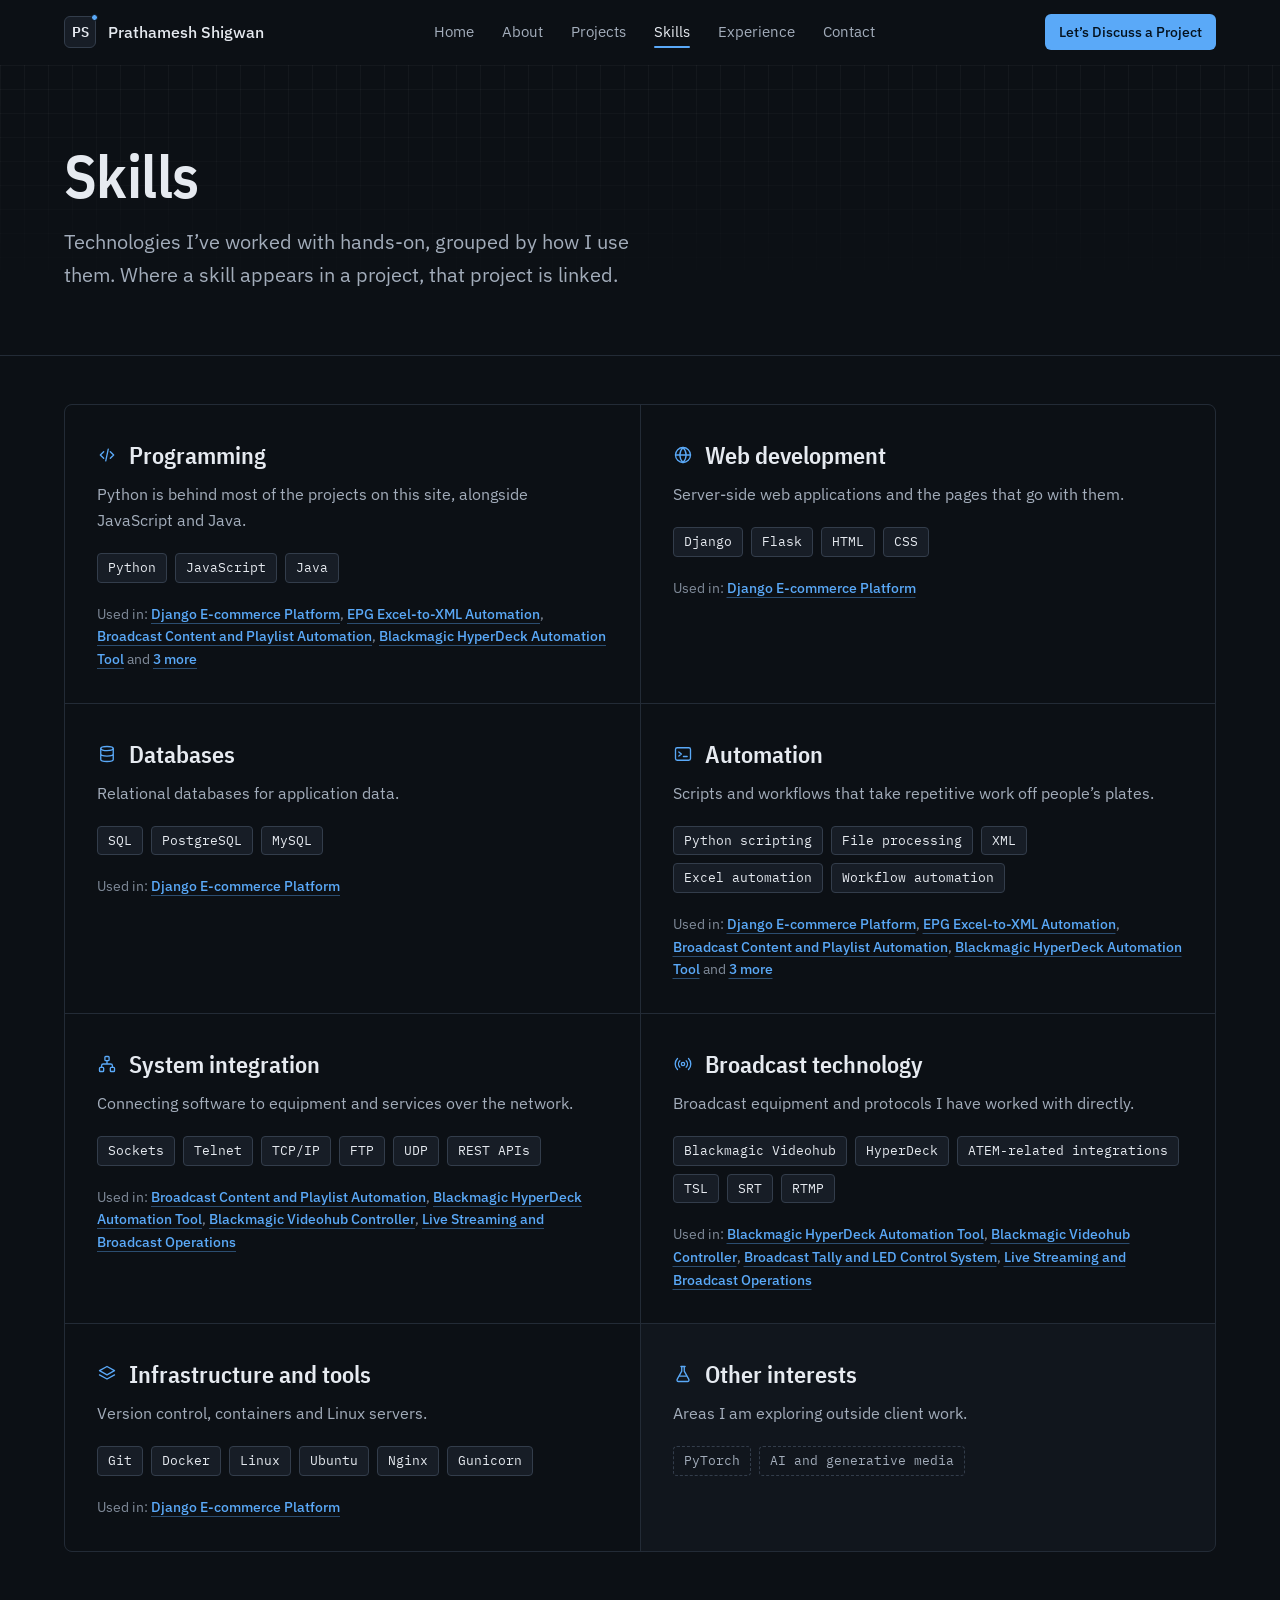
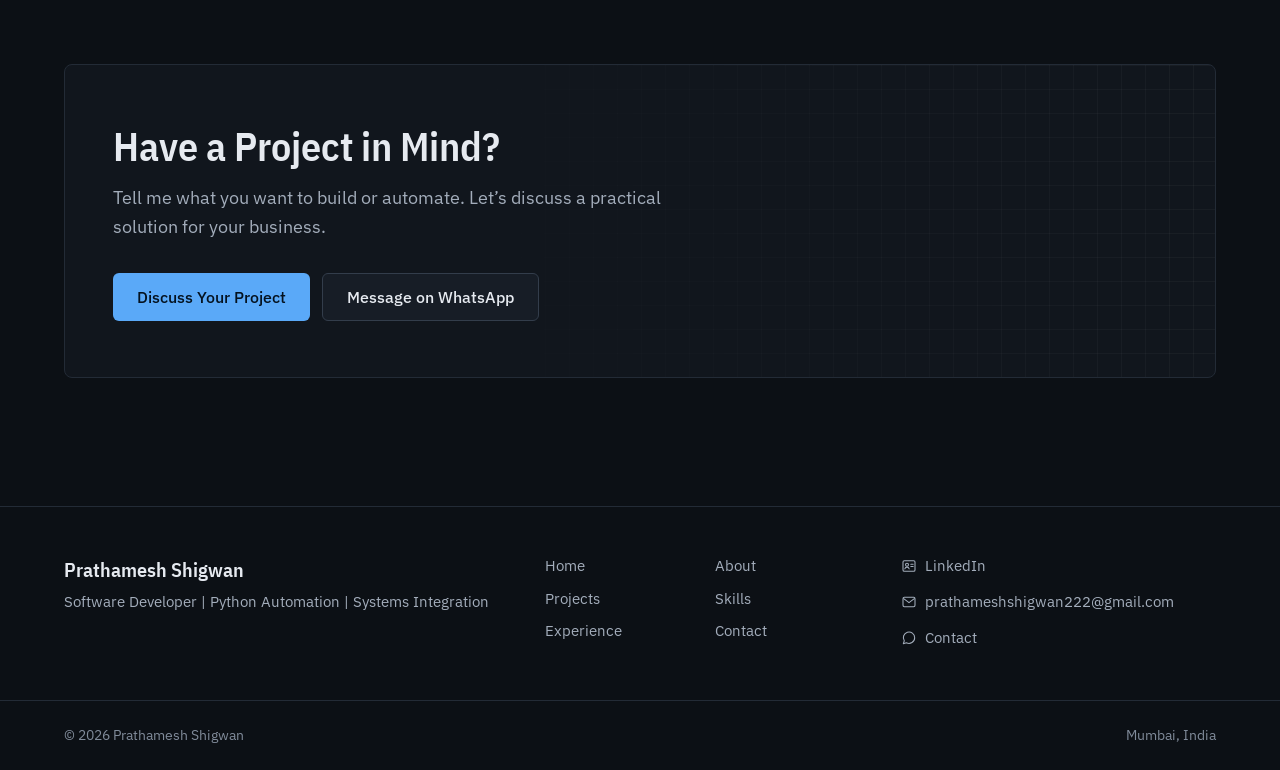
<file: skills.html>
<!doctype html>
<html lang="en-IN">
  <head>
    <meta charset="utf-8" />
    <meta name="viewport" content="width=device-width, initial-scale=1, viewport-fit=cover" />
    <title>Skills | Prathamesh Shigwan</title>
    <meta name="description" content="Technologies Prathamesh Shigwan works with: Python, Django, SQL, Linux, networking protocols and broadcast systems, linked to the projects where they were used." />
    <meta name="theme-color" content="#0c1015" />
    <meta name="color-scheme" content="dark" />

    <!-- Link previews (WhatsApp, LinkedIn, X) -->
    <meta property="og:type" content="website" />
    <meta property="og:locale" content="en_IN" />
    <meta property="og:site_name" content="Prathamesh Shigwan" />
    <meta property="og:title" content="Skills | Prathamesh Shigwan" />
    <meta property="og:description" content="Technologies Prathamesh Shigwan works with: Python, Django, SQL, Linux, networking protocols and broadcast systems, linked to the projects where they were used." />
    <meta name="twitter:card" content="summary_large_image" />
    <meta name="twitter:title" content="Skills | Prathamesh Shigwan" />
    <meta name="twitter:description" content="Technologies Prathamesh Shigwan works with: Python, Django, SQL, Linux, networking protocols and broadcast systems, linked to the projects where they were used." />
    <!-- Turned on once the site is live: see README.md, "When the site is live". -->
    <!--SITE-URL <link rel="canonical" href="https://example.com/skills.html" /> SITE-URL-->
    <!--SITE-URL <meta property="og:url" content="https://example.com/skills.html" /> SITE-URL-->
    <!--SITE-URL <meta property="og:image" content="https://example.com/images/og-image.png" /> SITE-URL-->
    <!--SITE-URL <meta property="og:image:width" content="1200" /> SITE-URL-->
    <!--SITE-URL <meta property="og:image:height" content="630" /> SITE-URL-->
    <!--SITE-URL <meta name="twitter:image" content="https://example.com/images/og-image.png" /> SITE-URL-->

    <link rel="icon" href="images/favicon.ico" sizes="32x32" />
    <link rel="icon" href="images/favicon.svg" type="image/svg+xml" />
    <link rel="apple-touch-icon" href="images/apple-touch-icon.png" />
    <link rel="preload" href="fonts/ibm-plex-sans-400.woff2" as="font" type="font/woff2" crossorigin />
    <link rel="preload" href="fonts/ibm-plex-sans-condensed-600.woff2" as="font" type="font/woff2" crossorigin />
    <link rel="stylesheet" href="css/style.css" />
    <script>document.documentElement.classList.add('js');</script>
    <script src="js/config.js" defer></script>
    <script src="js/main.js" defer></script>
  </head>
  <body>
    <a class="skip-link" href="#main">Skip to content</a>
    <header class="site-header" data-header>
      <div class="container header-bar">
        <a class="brand" href="index.html">
          <span class="monogram" aria-hidden="true">PS<span class="monogram-dot"></span></span>
          <span class="brand-name">Prathamesh Shigwan</span><span class="sr-only">, home</span>
        </a>
        <nav class="nav-desktop" aria-label="Main">
          <ul>
            <li><a class="nav-link" href="index.html">Home</a></li>
            <li><a class="nav-link" href="about.html">About</a></li>
            <li><a class="nav-link" href="projects.html">Projects</a></li>
            <li><a class="nav-link is-active" href="skills.html" aria-current="page">Skills</a></li>
            <li><a class="nav-link" href="experience.html">Experience</a></li>
            <li><a class="nav-link" href="contact.html">Contact</a></li>
          </ul>
        </nav>
        <div class="header-actions">
          <a class="btn btn-primary btn-sm header-cta" href="contact.html">Let’s Discuss a Project</a>
          <button class="menu-toggle" type="button" aria-expanded="false" aria-controls="mobile-menu" data-menu-toggle>
            <span class="menu-icon-open"><svg viewBox="0 0 24 24" fill="none" stroke="currentColor" stroke-width="1.6" stroke-linecap="round" stroke-linejoin="round" aria-hidden="true" focusable="false" class="icon"><path d="M4 7h16M4 12h16M4 17h16"></path></svg></span>
            <span class="menu-icon-close"><svg viewBox="0 0 24 24" fill="none" stroke="currentColor" stroke-width="1.6" stroke-linecap="round" stroke-linejoin="round" aria-hidden="true" focusable="false" class="icon"><path d="M6 6l12 12M18 6 6 18"></path></svg></span>
            <span class="sr-only" data-menu-label>Open menu</span>
          </button>
        </div>
      </div>
      <div class="mobile-menu" id="mobile-menu" hidden>
        <nav class="container" aria-label="Menu">
          <ul>
            <li><a class="mobile-link" href="index.html">Home</a></li>
            <li><a class="mobile-link" href="about.html">About</a></li>
            <li><a class="mobile-link" href="projects.html">Projects</a></li>
            <li><a class="mobile-link is-active" href="skills.html" aria-current="page">Skills<span class="mobile-current">Current page</span></a></li>
            <li><a class="mobile-link" href="experience.html">Experience</a></li>
            <li><a class="mobile-link" href="contact.html">Contact</a></li>
          </ul>
          <a class="btn btn-primary btn-lg btn-block mobile-cta" href="contact.html">Let’s Discuss a Project</a>
        </nav>
      </div>
    </header>
    <div class="menu-backdrop" data-menu-backdrop hidden></div>
    <main id="main" tabindex="-1">
      <header class="page-header">
        <div class="page-header-grid" aria-hidden="true"></div>
        <div class="container page-header-inner">
          <h1 class="page-title">Skills</h1>
          <p class="page-lead">Technologies I’ve worked with hands-on, grouped by how I use them. Where a skill appears in a project, that project is linked.</p>
        </div>
      </header>

      <section class="container skills-section" aria-label="Skill groups">
        <ul class="skills-grid">
          <li class="skill-group">
            <div class="skill-group-head">
              <svg viewBox="0 0 24 24" fill="none" stroke="currentColor" stroke-width="1.6" stroke-linecap="round" stroke-linejoin="round" aria-hidden="true" focusable="false" class="icon accent"><path d="m8 8-4 4 4 4M16 8l4 4-4 4M13.5 5l-3 14"></path></svg>
              <h2>Programming</h2>
            </div>
            <p class="skill-description">Python is behind most of the projects on this site, alongside JavaScript and Java.</p>
            <ul class="skill-chips" aria-label="Programming skills">    <li>Python</li>
                <li>JavaScript</li>
                <li>Java</li>
            </ul>  <p class="skill-used">Used in: <a class="text-link" href="projects/django-ecommerce-platform.html">Django E-commerce Platform</a>, <a class="text-link" href="projects/epg-excel-to-xml.html">EPG Excel-to-XML Automation</a>, <a class="text-link" href="projects/broadcast-content-playlist-automation.html">Broadcast Content and Playlist Automation</a>, <a class="text-link" href="projects/hyperdeck-automation-tool.html">Blackmagic HyperDeck Automation Tool</a> and <a class="text-link" href="projects.html">3 more</a></p>
          </li>
          <li class="skill-group">
            <div class="skill-group-head">
              <svg viewBox="0 0 24 24" fill="none" stroke="currentColor" stroke-width="1.6" stroke-linecap="round" stroke-linejoin="round" aria-hidden="true" focusable="false" class="icon accent"><circle cx="12" cy="12" r="9"></circle><path d="M3 12h18M12 3c2.5 2.6 3.75 5.6 3.75 9S14.5 18.4 12 21c-2.5-2.6-3.75-5.6-3.75-9S9.5 5.6 12 3Z"></path></svg>
              <h2>Web development</h2>
            </div>
            <p class="skill-description">Server-side web applications and the pages that go with them.</p>
            <ul class="skill-chips" aria-label="Web development skills">    <li>Django</li>
                <li>Flask</li>
                <li>HTML</li>
                <li>CSS</li>
            </ul>  <p class="skill-used">Used in: <a class="text-link" href="projects/django-ecommerce-platform.html">Django E-commerce Platform</a></p>
          </li>
          <li class="skill-group">
            <div class="skill-group-head">
              <svg viewBox="0 0 24 24" fill="none" stroke="currentColor" stroke-width="1.6" stroke-linecap="round" stroke-linejoin="round" aria-hidden="true" focusable="false" class="icon accent"><ellipse cx="12" cy="5.5" rx="7.5" ry="2.5"></ellipse><path d="M4.5 5.5v13c0 1.4 3.4 2.5 7.5 2.5s7.5-1.1 7.5-2.5v-13M4.5 12c0 1.4 3.4 2.5 7.5 2.5s7.5-1.1 7.5-2.5"></path></svg>
              <h2>Databases</h2>
            </div>
            <p class="skill-description">Relational databases for application data.</p>
            <ul class="skill-chips" aria-label="Databases skills">    <li>SQL</li>
                <li>PostgreSQL</li>
                <li>MySQL</li>
            </ul>  <p class="skill-used">Used in: <a class="text-link" href="projects/django-ecommerce-platform.html">Django E-commerce Platform</a></p>
          </li>
          <li class="skill-group">
            <div class="skill-group-head">
              <svg viewBox="0 0 24 24" fill="none" stroke="currentColor" stroke-width="1.6" stroke-linecap="round" stroke-linejoin="round" aria-hidden="true" focusable="false" class="icon accent"><rect x="3" y="4.5" width="18" height="15" rx="2"></rect><path d="m7 9.5 3 2.5-3 2.5M12.5 15h4.5"></path></svg>
              <h2>Automation</h2>
            </div>
            <p class="skill-description">Scripts and workflows that take repetitive work off people’s plates.</p>
            <ul class="skill-chips" aria-label="Automation skills">    <li>Python scripting</li>
                <li>File processing</li>
                <li>XML</li>
                <li>Excel automation</li>
                <li>Workflow automation</li>
            </ul>  <p class="skill-used">Used in: <a class="text-link" href="projects/django-ecommerce-platform.html">Django E-commerce Platform</a>, <a class="text-link" href="projects/epg-excel-to-xml.html">EPG Excel-to-XML Automation</a>, <a class="text-link" href="projects/broadcast-content-playlist-automation.html">Broadcast Content and Playlist Automation</a>, <a class="text-link" href="projects/hyperdeck-automation-tool.html">Blackmagic HyperDeck Automation Tool</a> and <a class="text-link" href="projects.html">3 more</a></p>
          </li>
          <li class="skill-group">
            <div class="skill-group-head">
              <svg viewBox="0 0 24 24" fill="none" stroke="currentColor" stroke-width="1.6" stroke-linecap="round" stroke-linejoin="round" aria-hidden="true" focusable="false" class="icon accent"><rect x="9.5" y="3" width="5" height="5" rx="1"></rect><rect x="3" y="16" width="5" height="5" rx="1"></rect><rect x="16" y="16" width="5" height="5" rx="1"></rect><path d="M12 8v4M5.5 16v-2a2 2 0 0 1 2-2h9a2 2 0 0 1 2 2v2"></path></svg>
              <h2>System integration</h2>
            </div>
            <p class="skill-description">Connecting software to equipment and services over the network.</p>
            <ul class="skill-chips" aria-label="System integration skills">    <li>Sockets</li>
                <li>Telnet</li>
                <li>TCP/IP</li>
                <li>FTP</li>
                <li>UDP</li>
                <li>REST APIs</li>
            </ul>  <p class="skill-used">Used in: <a class="text-link" href="projects/broadcast-content-playlist-automation.html">Broadcast Content and Playlist Automation</a>, <a class="text-link" href="projects/hyperdeck-automation-tool.html">Blackmagic HyperDeck Automation Tool</a>, <a class="text-link" href="projects/videohub-controller.html">Blackmagic Videohub Controller</a>, <a class="text-link" href="projects/live-streaming-broadcast-operations.html">Live Streaming and Broadcast Operations</a></p>
          </li>
          <li class="skill-group">
            <div class="skill-group-head">
              <svg viewBox="0 0 24 24" fill="none" stroke="currentColor" stroke-width="1.6" stroke-linecap="round" stroke-linejoin="round" aria-hidden="true" focusable="false" class="icon accent"><circle cx="12" cy="12" r="2"></circle><path d="M8.2 15.8a5.4 5.4 0 0 1 0-7.6M15.8 8.2a5.4 5.4 0 0 1 0 7.6M5.4 18.6a9.3 9.3 0 0 1 0-13.2M18.6 5.4a9.3 9.3 0 0 1 0 13.2"></path></svg>
              <h2>Broadcast technology</h2>
            </div>
            <p class="skill-description">Broadcast equipment and protocols I have worked with directly.</p>
            <ul class="skill-chips" aria-label="Broadcast technology skills">    <li>Blackmagic Videohub</li>
                <li>HyperDeck</li>
                <li>ATEM-related integrations</li>
                <li>TSL</li>
                <li>SRT</li>
                <li>RTMP</li>
            </ul>  <p class="skill-used">Used in: <a class="text-link" href="projects/hyperdeck-automation-tool.html">Blackmagic HyperDeck Automation Tool</a>, <a class="text-link" href="projects/videohub-controller.html">Blackmagic Videohub Controller</a>, <a class="text-link" href="projects/tally-led-control-system.html">Broadcast Tally and LED Control System</a>, <a class="text-link" href="projects/live-streaming-broadcast-operations.html">Live Streaming and Broadcast Operations</a></p>
          </li>
          <li class="skill-group">
            <div class="skill-group-head">
              <svg viewBox="0 0 24 24" fill="none" stroke="currentColor" stroke-width="1.6" stroke-linecap="round" stroke-linejoin="round" aria-hidden="true" focusable="false" class="icon accent"><path d="m12 3 9 5-9 5-9-5 9-5Z"></path><path d="m3 13 9 5 9-5"></path></svg>
              <h2>Infrastructure and tools</h2>
            </div>
            <p class="skill-description">Version control, containers and Linux servers.</p>
            <ul class="skill-chips" aria-label="Infrastructure and tools skills">    <li>Git</li>
                <li>Docker</li>
                <li>Linux</li>
                <li>Ubuntu</li>
                <li>Nginx</li>
                <li>Gunicorn</li>
            </ul>  <p class="skill-used">Used in: <a class="text-link" href="projects/django-ecommerce-platform.html">Django E-commerce Platform</a></p>
          </li>
          <li class="skill-group skill-group--exploring">
            <div class="skill-group-head">
              <svg viewBox="0 0 24 24" fill="none" stroke="currentColor" stroke-width="1.6" stroke-linecap="round" stroke-linejoin="round" aria-hidden="true" focusable="false" class="icon accent"><path d="M9.5 3h5M10.5 3v5.5L5 18.5A1.7 1.7 0 0 0 6.5 21h11a1.7 1.7 0 0 0 1.5-2.5L13.5 8.5V3M7.5 14.5h9"></path></svg>
              <h2>Other interests</h2>
            </div>
            <p class="skill-description">Areas I am exploring outside client work.</p>
            <ul class="skill-chips" aria-label="Other interests skills">    <li>PyTorch</li>
                <li>AI and generative media</li>
            </ul>
          </li>
        </ul>
      </section>

      <section class="container section" aria-labelledby="cta-title">
        <div class="cta-band">
          <div class="cta-grid" aria-hidden="true"></div>
          <div class="cta-content">
            <h2 class="section-title" id="cta-title">Have a Project in Mind?</h2>
            <p class="cta-text">Tell me what you want to build or automate. Let’s discuss a practical solution for your business.</p>
            <div class="button-row">
              <a class="btn btn-primary btn-lg" href="contact.html">Discuss Your Project</a>
              <a class="btn btn-secondary btn-lg" data-config-link="whatsapp" hidden>Message on WhatsApp</a>
            </div>
          </div>
        </div>
      </section>
    </main>
    <footer class="site-footer">
      <div class="container footer-grid">
        <div>
          <p class="footer-name">Prathamesh Shigwan</p>
          <p class="footer-headline">Software Developer | Python Automation | Systems Integration</p>
        </div>
        <nav aria-label="Footer">
          <ul class="footer-nav">
            <li><a href="index.html">Home</a></li>
            <li><a href="about.html">About</a></li>
            <li><a href="projects.html">Projects</a></li>
            <li><a href="skills.html">Skills</a></li>
            <li><a href="experience.html">Experience</a></li>
            <li><a href="contact.html">Contact</a></li>
          </ul>
        </nav>
        <ul class="footer-links">
          <li data-config-item="github" hidden>
            <a data-config-link="github"><svg viewBox="0 0 24 24" fill="none" stroke="currentColor" stroke-width="1.6" stroke-linecap="round" stroke-linejoin="round" aria-hidden="true" focusable="false" class="icon"><path d="m8 8-4 4 4 4M16 8l4 4-4 4M13.5 5l-3 14"></path></svg>GitHub</a>
          </li>
          <li data-config-missing="github" hidden></li>
          <li data-config-item="linkedin" hidden>
            <a data-config-link="linkedin"><svg viewBox="0 0 24 24" fill="none" stroke="currentColor" stroke-width="1.6" stroke-linecap="round" stroke-linejoin="round" aria-hidden="true" focusable="false" class="icon"><rect x="3" y="4" width="18" height="16" rx="2"></rect><circle cx="9" cy="10" r="2.25"></circle><path d="M5.75 16.25c.55-1.7 1.75-2.6 3.25-2.6s2.7.9 3.25 2.6M14.75 9.25h3.5M14.75 12.75h3.5"></path></svg>LinkedIn</a>
          </li>
          <li data-config-missing="linkedin" hidden></li>
          <li data-config-item="email" hidden>
            <a data-config-link="email"><svg viewBox="0 0 24 24" fill="none" stroke="currentColor" stroke-width="1.6" stroke-linecap="round" stroke-linejoin="round" aria-hidden="true" focusable="false" class="icon"><rect x="3" y="5" width="18" height="14" rx="2"></rect><path d="m4 7 8 6 8-6"></path></svg><span data-config-text="email"></span></a>
          </li>
          <li>
            <a href="contact.html"><svg viewBox="0 0 24 24" fill="none" stroke="currentColor" stroke-width="1.6" stroke-linecap="round" stroke-linejoin="round" aria-hidden="true" focusable="false" class="icon"><path d="M20.5 11.5a8.5 8.5 0 0 1-12.4 7.6L3.5 20.5l1.4-4.3A8.5 8.5 0 1 1 20.5 11.5Z"></path></svg>Contact</a>
          </li>
        </ul>
      </div>
      <div class="footer-bottom">
        <div class="container footer-bottom-inner">
          <p>© <span data-year>2026</span> Prathamesh Shigwan</p>
          <p>Mumbai, India</p>
        </div>
      </div>
    </footer>
  </body>
</html>
</file>
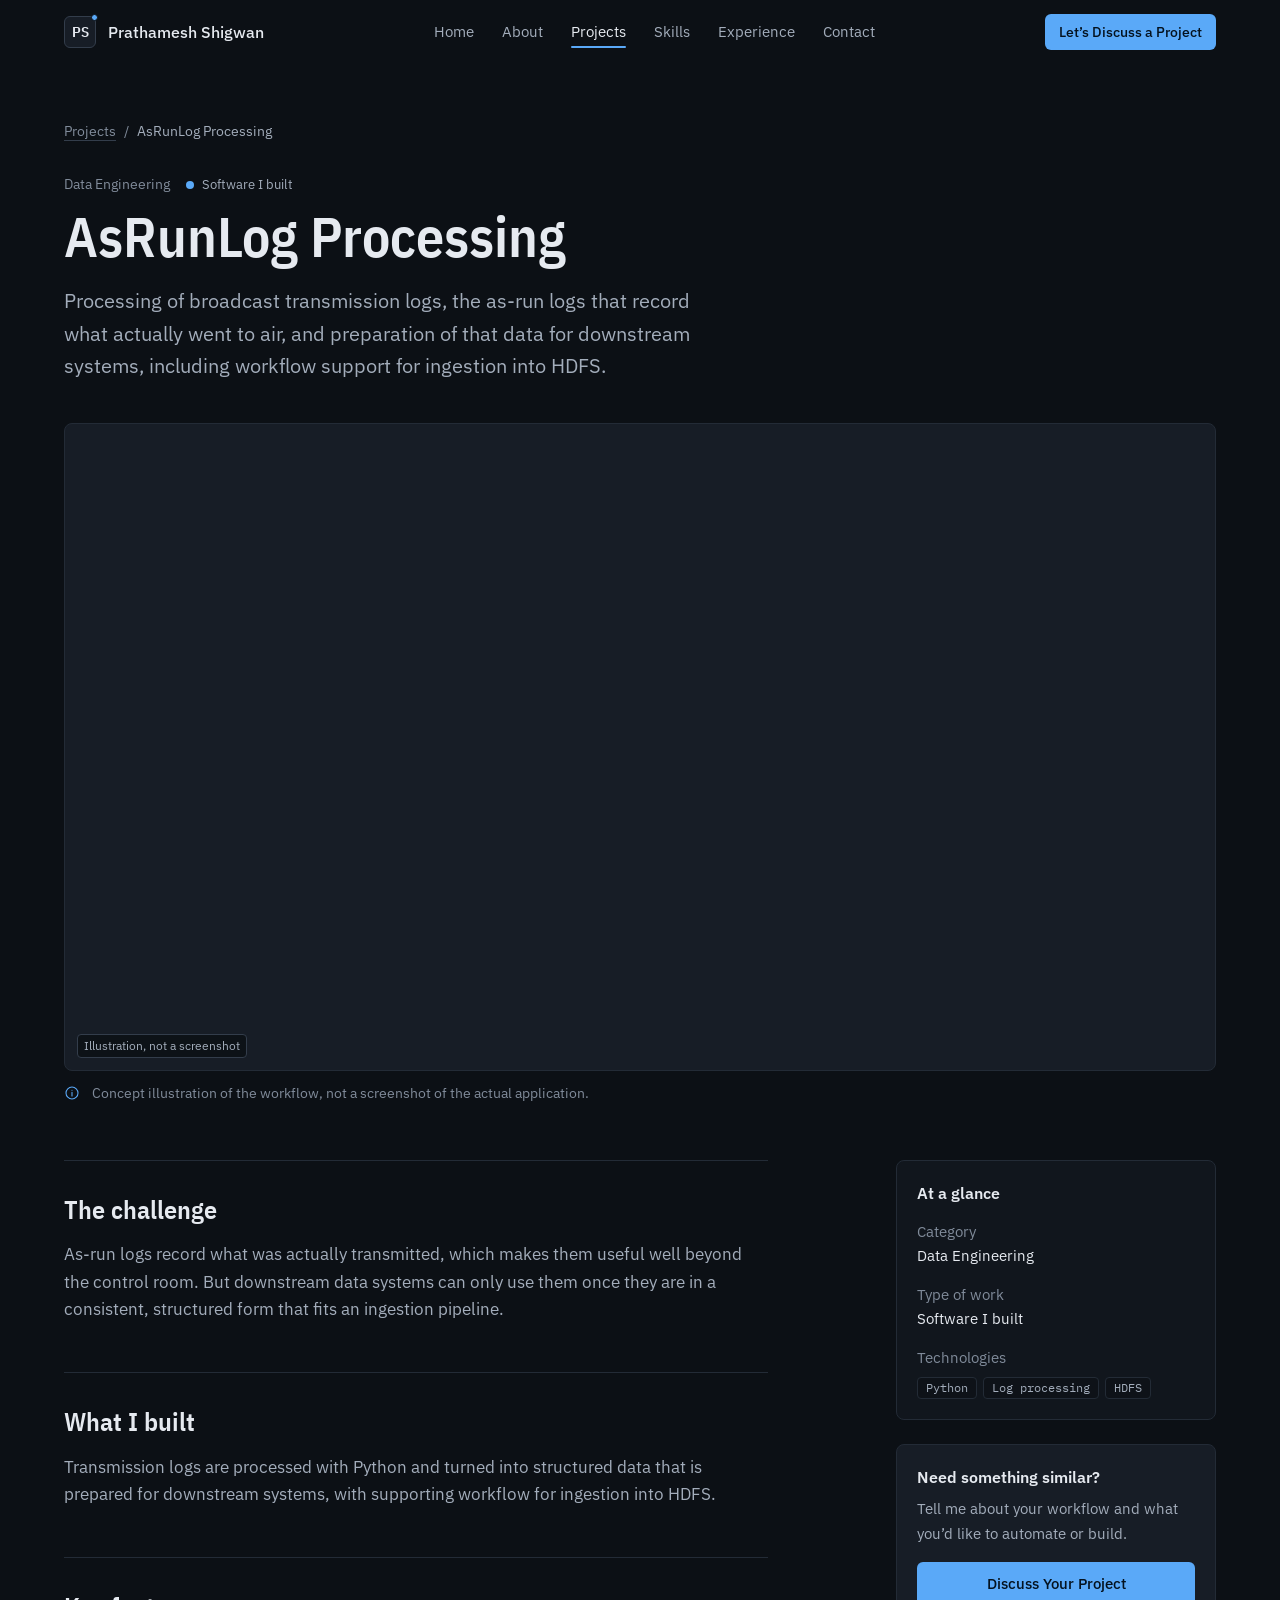
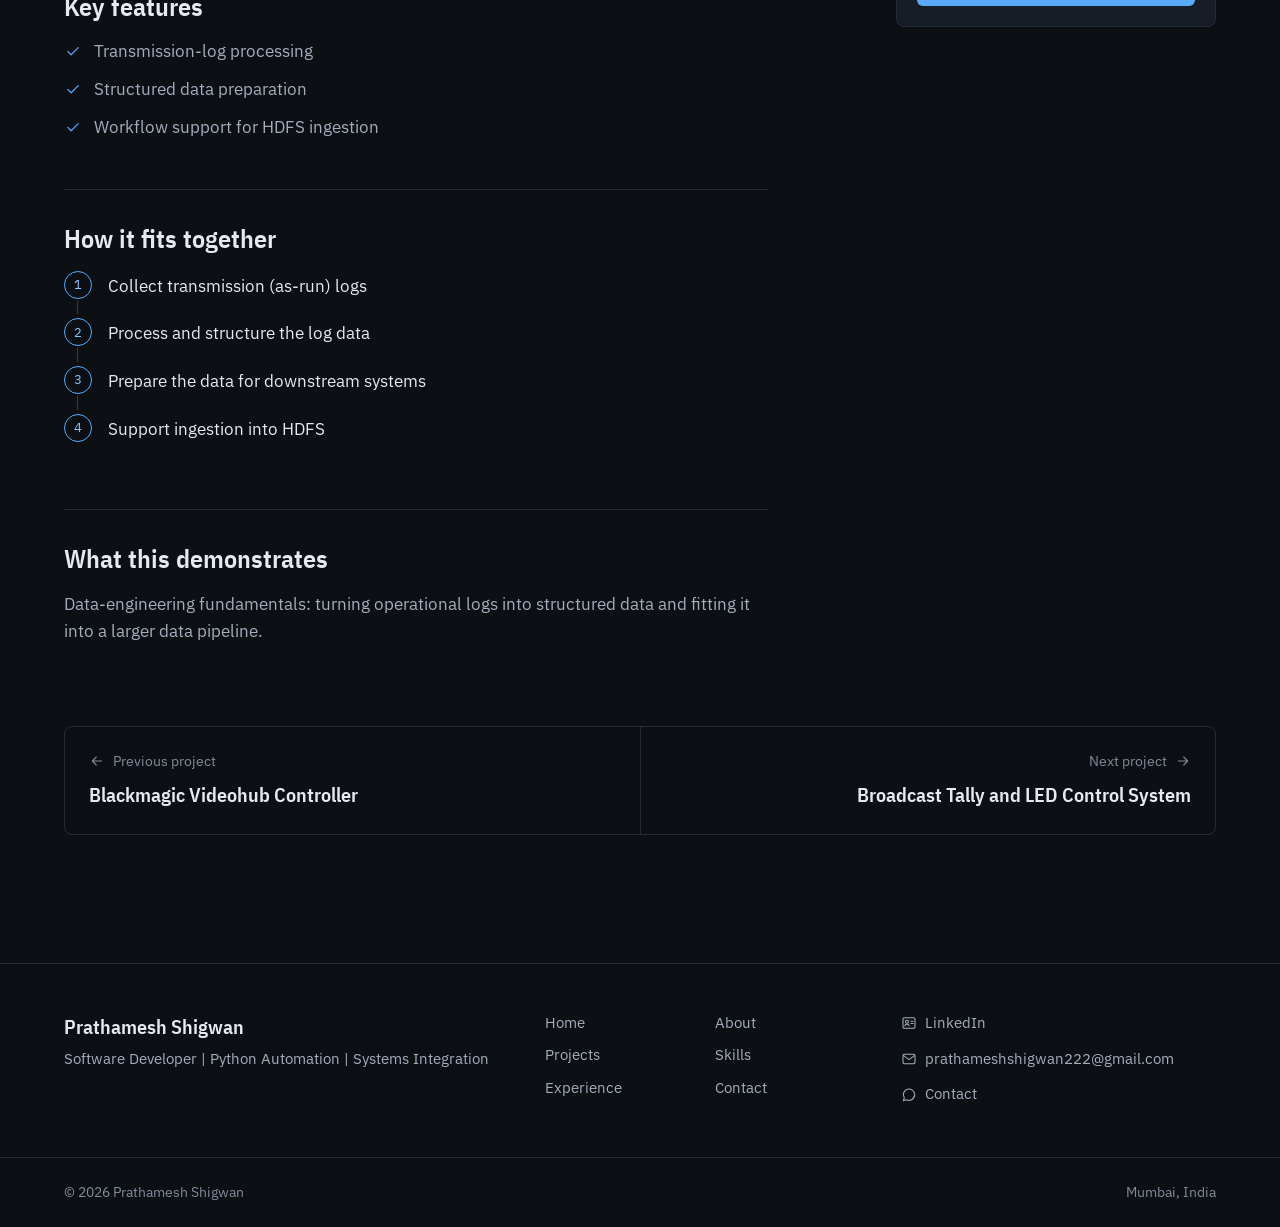
<file: projects/asrunlog-processing.html>
<!doctype html>
<html lang="en-IN">
  <head>
    <meta charset="utf-8" />
    <meta name="viewport" content="width=device-width, initial-scale=1, viewport-fit=cover" />
    <title>AsRunLog Processing | Prathamesh Shigwan</title>
    <meta name="description" content="Processing broadcast transmission (as-run) logs into structured data for downstream systems, with workflow support for HDFS ingestion." />
    <meta name="theme-color" content="#0c1015" />
    <meta name="color-scheme" content="dark" />

    <!-- Link previews (WhatsApp, LinkedIn, X) -->
    <meta property="og:type" content="website" />
    <meta property="og:locale" content="en_IN" />
    <meta property="og:site_name" content="Prathamesh Shigwan" />
    <meta property="og:title" content="AsRunLog Processing | Prathamesh Shigwan" />
    <meta property="og:description" content="Processing broadcast transmission (as-run) logs into structured data for downstream systems, with workflow support for HDFS ingestion." />
    <meta name="twitter:card" content="summary_large_image" />
    <meta name="twitter:title" content="AsRunLog Processing | Prathamesh Shigwan" />
    <meta name="twitter:description" content="Processing broadcast transmission (as-run) logs into structured data for downstream systems, with workflow support for HDFS ingestion." />
    <!-- Turned on once the site is live: see README.md, "When the site is live". -->
    <!--SITE-URL <link rel="canonical" href="https://example.com/projects/asrunlog-processing.html" /> SITE-URL-->
    <!--SITE-URL <meta property="og:url" content="https://example.com/projects/asrunlog-processing.html" /> SITE-URL-->
    <!--SITE-URL <meta property="og:image" content="https://example.com/images/og-image.png" /> SITE-URL-->
    <!--SITE-URL <meta property="og:image:width" content="1200" /> SITE-URL-->
    <!--SITE-URL <meta property="og:image:height" content="630" /> SITE-URL-->
    <!--SITE-URL <meta name="twitter:image" content="https://example.com/images/og-image.png" /> SITE-URL-->

    <link rel="icon" href="../images/favicon.ico" sizes="32x32" />
    <link rel="icon" href="../images/favicon.svg" type="image/svg+xml" />
    <link rel="apple-touch-icon" href="../images/apple-touch-icon.png" />
    <link rel="preload" href="../fonts/ibm-plex-sans-400.woff2" as="font" type="font/woff2" crossorigin />
    <link rel="preload" href="../fonts/ibm-plex-sans-condensed-600.woff2" as="font" type="font/woff2" crossorigin />
    <link rel="stylesheet" href="../css/style.css" />
    <script>document.documentElement.classList.add('js');</script>
    <script src="../js/config.js" defer></script>
    <script src="../js/main.js" defer></script>
  </head>
  <body>
    <a class="skip-link" href="#main">Skip to content</a>
    <header class="site-header" data-header>
      <div class="container header-bar">
        <a class="brand" href="../index.html">
          <span class="monogram" aria-hidden="true">PS<span class="monogram-dot"></span></span>
          <span class="brand-name">Prathamesh Shigwan</span><span class="sr-only">, home</span>
        </a>
        <nav class="nav-desktop" aria-label="Main">
          <ul>
            <li><a class="nav-link" href="../index.html">Home</a></li>
            <li><a class="nav-link" href="../about.html">About</a></li>
            <li><a class="nav-link is-active" href="../projects.html" aria-current="page">Projects</a></li>
            <li><a class="nav-link" href="../skills.html">Skills</a></li>
            <li><a class="nav-link" href="../experience.html">Experience</a></li>
            <li><a class="nav-link" href="../contact.html">Contact</a></li>
          </ul>
        </nav>
        <div class="header-actions">
          <a class="btn btn-primary btn-sm header-cta" href="../contact.html">Let’s Discuss a Project</a>
          <button class="menu-toggle" type="button" aria-expanded="false" aria-controls="mobile-menu" data-menu-toggle>
            <span class="menu-icon-open"><svg viewBox="0 0 24 24" fill="none" stroke="currentColor" stroke-width="1.6" stroke-linecap="round" stroke-linejoin="round" aria-hidden="true" focusable="false" class="icon"><path d="M4 7h16M4 12h16M4 17h16"></path></svg></span>
            <span class="menu-icon-close"><svg viewBox="0 0 24 24" fill="none" stroke="currentColor" stroke-width="1.6" stroke-linecap="round" stroke-linejoin="round" aria-hidden="true" focusable="false" class="icon"><path d="M6 6l12 12M18 6 6 18"></path></svg></span>
            <span class="sr-only" data-menu-label>Open menu</span>
          </button>
        </div>
      </div>
      <div class="mobile-menu" id="mobile-menu" hidden>
        <nav class="container" aria-label="Menu">
          <ul>
            <li><a class="mobile-link" href="../index.html">Home</a></li>
            <li><a class="mobile-link" href="../about.html">About</a></li>
            <li><a class="mobile-link is-active" href="../projects.html" aria-current="page">Projects<span class="mobile-current">Current page</span></a></li>
            <li><a class="mobile-link" href="../skills.html">Skills</a></li>
            <li><a class="mobile-link" href="../experience.html">Experience</a></li>
            <li><a class="mobile-link" href="../contact.html">Contact</a></li>
          </ul>
          <a class="btn btn-primary btn-lg btn-block mobile-cta" href="../contact.html">Let’s Discuss a Project</a>
        </nav>
      </div>
    </header>
    <div class="menu-backdrop" data-menu-backdrop hidden></div>
    <main id="main" tabindex="-1">
      <article>
        <header class="container case-header">
          <nav aria-label="Breadcrumb">
            <ol class="breadcrumb">
              <li><a href="../projects.html">Projects</a></li>
              <li aria-hidden="true">/</li>
              <li aria-current="page">AsRunLog Processing</li>
            </ol>
          </nav>
          <p class="case-meta"><span>Data Engineering</span><span class="kind-badge"><span class="kind-dot kind-dot--built" aria-hidden="true"></span>Software I built</span></p>
          <h1 class="case-title">AsRunLog Processing</h1>
          <p class="case-overview">Processing of broadcast transmission logs, the as-run logs that record what actually went to air, and preparation of that data for downstream systems, including workflow support for ingestion into HDFS.</p><div class="case-actions">
            <!-- When the code or a demo is public, replace the marker below with:
                 <a class="btn btn-secondary btn-md" href="https://github.com/…" target="_blank" rel="noopener noreferrer">View code on GitHub<span class="sr-only"> (opens in a new tab)</span></a>
                 <a class="btn btn-secondary btn-md" href="https://…" target="_blank" rel="noopener noreferrer">Open live demo<span class="sr-only"> (opens in a new tab)</span></a> -->

          </div>
        </header>

        <figure class="container case-figure">
          <div class="case-visual case-visual--wide"><a class="shot shot-link" href="../images/projects/asrunlog-processing-1600.webp"><img src="../images/projects/asrunlog-processing-1600.webp" srcset="../images/projects/asrunlog-processing-800.webp 800w, ../images/projects/asrunlog-processing-1600.webp 1600w" sizes="(min-width: 76rem) 72rem, calc(100vw - 2.5rem)" width="1600" height="900" alt="Illustration of as-run log processing: a list of log files, a parsed preview, validation checks, and the steps from log files to HDFS." loading="eager" fetchpriority="high" decoding="async" /><span class="shot-label">Illustration, not a screenshot</span><span class="sr-only"> (opens the full-size image)</span></a></div>
          <figcaption class="figure-note"><svg viewBox="0 0 24 24" fill="none" stroke="currentColor" stroke-width="1.6" stroke-linecap="round" stroke-linejoin="round" aria-hidden="true" focusable="false" class="icon"><circle cx="12" cy="12" r="9"></circle><path d="M12 11v5.5M12 7.75v.01"></path></svg><span>Concept illustration of the workflow, not a screenshot of the actual application.</span> </figcaption>
        </figure>

        <div class="container case-layout">
          <div class="case-main">
            <section class="case-block">
              <h2>The challenge</h2>
              <div class="case-block-body">
                <p>As-run logs record what was actually transmitted, which makes them useful well beyond the control room. But downstream data systems can only use them once they are in a consistent, structured form that fits an ingestion pipeline.</p>
              </div>
            </section>
            <section class="case-block">
              <h2>What I built</h2>
              <div class="case-block-body">
                <p>Transmission logs are processed with Python and turned into structured data that is prepared for downstream systems, with supporting workflow for ingestion into HDFS.</p>
              </div>
            </section>
            <section class="case-block">
              <h2>Key features</h2>
              <div class="case-block-body">
                <ul class="feature-list">
                  <li><svg viewBox="0 0 24 24" fill="none" stroke="currentColor" stroke-width="1.6" stroke-linecap="round" stroke-linejoin="round" aria-hidden="true" focusable="false" class="icon"><path d="M5 12.5l4.5 4.5L19 7.5"></path></svg><span>Transmission-log processing</span></li>
                  <li><svg viewBox="0 0 24 24" fill="none" stroke="currentColor" stroke-width="1.6" stroke-linecap="round" stroke-linejoin="round" aria-hidden="true" focusable="false" class="icon"><path d="M5 12.5l4.5 4.5L19 7.5"></path></svg><span>Structured data preparation</span></li>
                  <li><svg viewBox="0 0 24 24" fill="none" stroke="currentColor" stroke-width="1.6" stroke-linecap="round" stroke-linejoin="round" aria-hidden="true" focusable="false" class="icon"><path d="M5 12.5l4.5 4.5L19 7.5"></path></svg><span>Workflow support for HDFS ingestion</span></li>
                </ul>
              </div>
            </section>
            <section class="case-block">
              <h2>How it fits together</h2>
              <div class="case-block-body">
                <ol class="flow-steps">
                  <li><span class="flow-index" aria-hidden="true">1</span><span>Collect transmission (as-run) logs</span></li>
                  <li><span class="flow-index" aria-hidden="true">2</span><span>Process and structure the log data</span></li>
                  <li><span class="flow-index" aria-hidden="true">3</span><span>Prepare the data for downstream systems</span></li>
                  <li><span class="flow-index" aria-hidden="true">4</span><span>Support ingestion into HDFS</span></li>
                </ol>
              </div>
            </section>
            <section class="case-block">
              <h2>What this demonstrates</h2>
              <div class="case-block-body">
                <p>Data-engineering fundamentals: turning operational logs into structured data and fitting it into a larger data pipeline.</p>
              </div>
            </section>
          </div>

          <aside class="case-aside">
            <section class="card" aria-labelledby="glance-title">
              <h2 class="card-title" id="glance-title">At a glance</h2>
              <dl class="glance-list">
                <div>
                  <dt>Category</dt>
                  <dd>Data Engineering</dd>
                </div>
                <div>
                  <dt>Type of work</dt>
                  <dd>Software I built</dd>
                </div>
                <div>
                  <dt>Technologies</dt>
                  <dd class="dd-list"><ul class="tech-list" aria-label="Technologies">
                    <li>Python</li>
                    <li>Log processing</li>
                    <li>HDFS</li>
                  </ul></dd>
                </div>
              </dl>
              <!-- To add context, insert a <div><dt>Context</dt><dd>Personal project</dd></div> row above. -->
              <p class="card-todo"></p>
            </section>
            <section class="card card--raised" aria-labelledby="similar-title">
              <h2 class="card-title" id="similar-title">Need something similar?</h2>
              <p class="card-text">Tell me about your workflow and what you’d like to automate or build.</p>
              <a class="btn btn-primary btn-md btn-block" href="../contact.html?type=python">Discuss Your Project</a>
            </section>
          </aside>
        </div>

        <nav class="container more-projects" aria-label="More projects">
          <ul>
            <li>
              <a href="videohub-controller.html">
                <span class="more-label"><svg viewBox="0 0 24 24" fill="none" stroke="currentColor" stroke-width="1.6" stroke-linecap="round" stroke-linejoin="round" aria-hidden="true" focusable="false" class="icon"><path d="M19 12H5M11 6l-6 6 6 6"></path></svg>Previous project</span>
                <span class="more-title">Blackmagic Videohub Controller</span>
              </a>
            </li>
            <li>
              <a class="more-next" href="tally-led-control-system.html">
                <span class="more-label">Next project<svg viewBox="0 0 24 24" fill="none" stroke="currentColor" stroke-width="1.6" stroke-linecap="round" stroke-linejoin="round" aria-hidden="true" focusable="false" class="icon"><path d="M5 12h14M13 6l6 6-6 6"></path></svg></span>
                <span class="more-title">Broadcast Tally and LED Control System</span>
              </a>
            </li>
          </ul>
        </nav>
      </article>
    </main>
    <footer class="site-footer">
      <div class="container footer-grid">
        <div>
          <p class="footer-name">Prathamesh Shigwan</p>
          <p class="footer-headline">Software Developer | Python Automation | Systems Integration</p>
        </div>
        <nav aria-label="Footer">
          <ul class="footer-nav">
            <li><a href="../index.html">Home</a></li>
            <li><a href="../about.html">About</a></li>
            <li><a href="../projects.html">Projects</a></li>
            <li><a href="../skills.html">Skills</a></li>
            <li><a href="../experience.html">Experience</a></li>
            <li><a href="../contact.html">Contact</a></li>
          </ul>
        </nav>
        <ul class="footer-links">
          <li data-config-item="github" hidden>
            <a data-config-link="github"><svg viewBox="0 0 24 24" fill="none" stroke="currentColor" stroke-width="1.6" stroke-linecap="round" stroke-linejoin="round" aria-hidden="true" focusable="false" class="icon"><path d="m8 8-4 4 4 4M16 8l4 4-4 4M13.5 5l-3 14"></path></svg>GitHub</a>
          </li>
          <li data-config-missing="github" hidden></li>
          <li data-config-item="linkedin" hidden>
            <a data-config-link="linkedin"><svg viewBox="0 0 24 24" fill="none" stroke="currentColor" stroke-width="1.6" stroke-linecap="round" stroke-linejoin="round" aria-hidden="true" focusable="false" class="icon"><rect x="3" y="4" width="18" height="16" rx="2"></rect><circle cx="9" cy="10" r="2.25"></circle><path d="M5.75 16.25c.55-1.7 1.75-2.6 3.25-2.6s2.7.9 3.25 2.6M14.75 9.25h3.5M14.75 12.75h3.5"></path></svg>LinkedIn</a>
          </li>
          <li data-config-missing="linkedin" hidden></li>
          <li data-config-item="email" hidden>
            <a data-config-link="email"><svg viewBox="0 0 24 24" fill="none" stroke="currentColor" stroke-width="1.6" stroke-linecap="round" stroke-linejoin="round" aria-hidden="true" focusable="false" class="icon"><rect x="3" y="5" width="18" height="14" rx="2"></rect><path d="m4 7 8 6 8-6"></path></svg><span data-config-text="email"></span></a>
          </li>
          <li>
            <a href="../contact.html"><svg viewBox="0 0 24 24" fill="none" stroke="currentColor" stroke-width="1.6" stroke-linecap="round" stroke-linejoin="round" aria-hidden="true" focusable="false" class="icon"><path d="M20.5 11.5a8.5 8.5 0 0 1-12.4 7.6L3.5 20.5l1.4-4.3A8.5 8.5 0 1 1 20.5 11.5Z"></path></svg>Contact</a>
          </li>
        </ul>
      </div>
      <div class="footer-bottom">
        <div class="container footer-bottom-inner">
          <p>© <span data-year>2026</span> Prathamesh Shigwan</p>
          <p>Mumbai, India</p>
        </div>
      </div>
    </footer>
  </body>
</html>
</file>
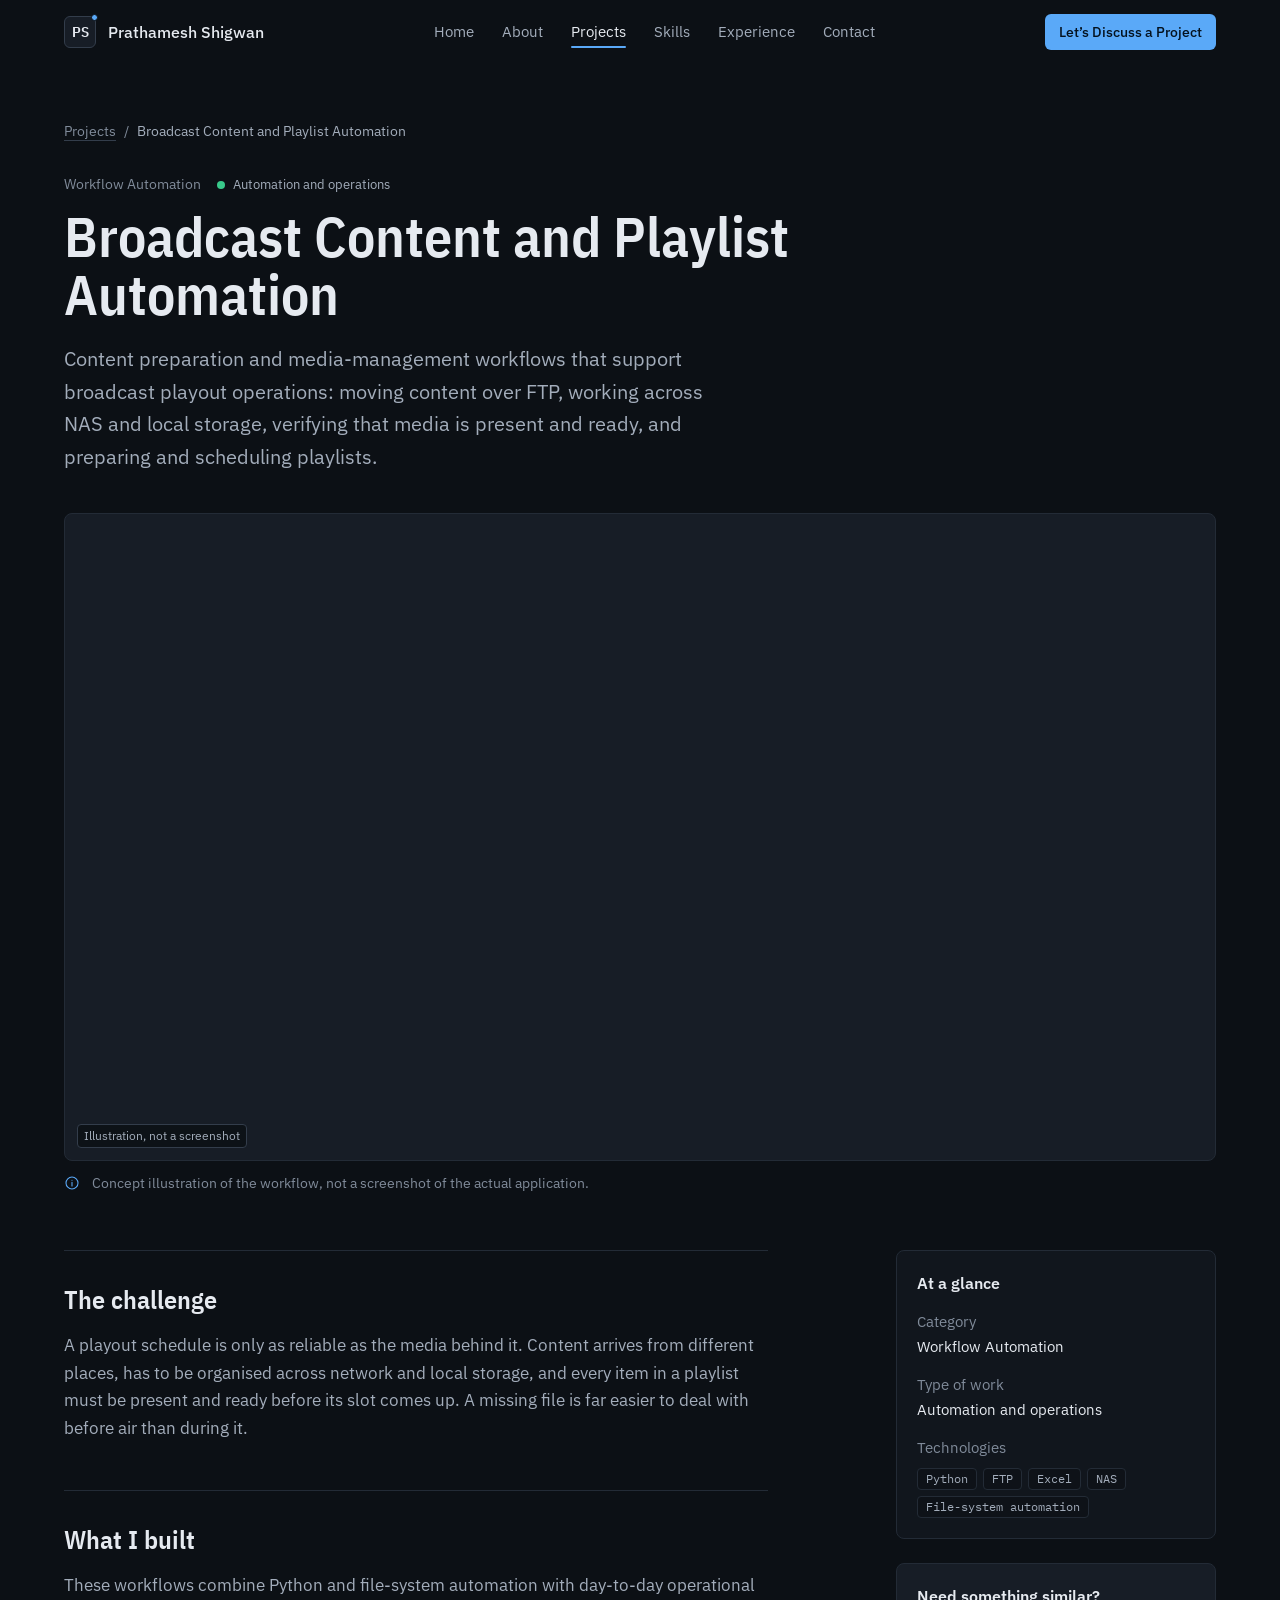
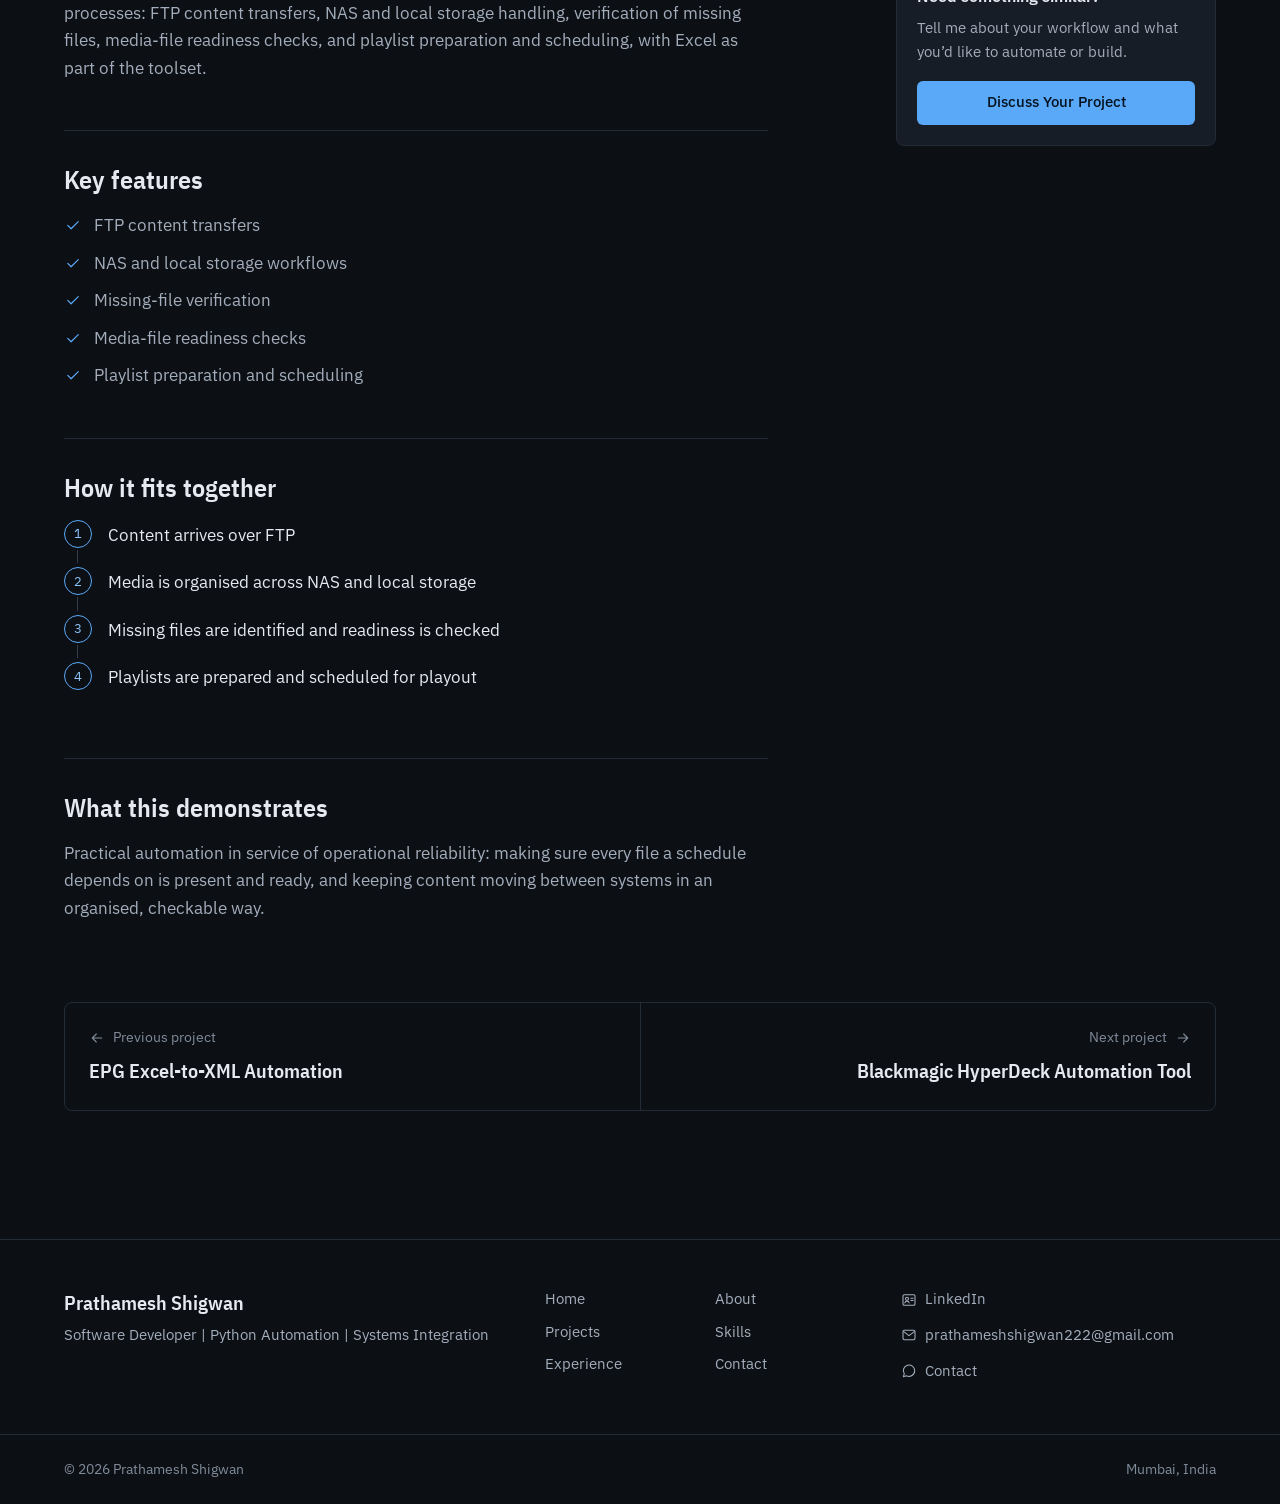
<file: projects/broadcast-content-playlist-automation.html>
<!doctype html>
<html lang="en-IN">
  <head>
    <meta charset="utf-8" />
    <meta name="viewport" content="width=device-width, initial-scale=1, viewport-fit=cover" />
    <title>Broadcast Content and Playlist Automation | Prathamesh Shigwan</title>
    <meta name="description" content="Content preparation and media-management workflows for broadcast playout: FTP transfers, NAS and local storage, missing-file and readiness checks, and playlist preparation." />
    <meta name="theme-color" content="#0c1015" />
    <meta name="color-scheme" content="dark" />

    <!-- Link previews (WhatsApp, LinkedIn, X) -->
    <meta property="og:type" content="website" />
    <meta property="og:locale" content="en_IN" />
    <meta property="og:site_name" content="Prathamesh Shigwan" />
    <meta property="og:title" content="Broadcast Content and Playlist Automation | Prathamesh Shigwan" />
    <meta property="og:description" content="Content preparation and media-management workflows for broadcast playout: FTP transfers, NAS and local storage, missing-file and readiness checks, and playlist preparation." />
    <meta name="twitter:card" content="summary_large_image" />
    <meta name="twitter:title" content="Broadcast Content and Playlist Automation | Prathamesh Shigwan" />
    <meta name="twitter:description" content="Content preparation and media-management workflows for broadcast playout: FTP transfers, NAS and local storage, missing-file and readiness checks, and playlist preparation." />
    <!-- Turned on once the site is live: see README.md, "When the site is live". -->
    <!--SITE-URL <link rel="canonical" href="https://example.com/projects/broadcast-content-playlist-automation.html" /> SITE-URL-->
    <!--SITE-URL <meta property="og:url" content="https://example.com/projects/broadcast-content-playlist-automation.html" /> SITE-URL-->
    <!--SITE-URL <meta property="og:image" content="https://example.com/images/og-image.png" /> SITE-URL-->
    <!--SITE-URL <meta property="og:image:width" content="1200" /> SITE-URL-->
    <!--SITE-URL <meta property="og:image:height" content="630" /> SITE-URL-->
    <!--SITE-URL <meta name="twitter:image" content="https://example.com/images/og-image.png" /> SITE-URL-->

    <link rel="icon" href="../images/favicon.ico" sizes="32x32" />
    <link rel="icon" href="../images/favicon.svg" type="image/svg+xml" />
    <link rel="apple-touch-icon" href="../images/apple-touch-icon.png" />
    <link rel="preload" href="../fonts/ibm-plex-sans-400.woff2" as="font" type="font/woff2" crossorigin />
    <link rel="preload" href="../fonts/ibm-plex-sans-condensed-600.woff2" as="font" type="font/woff2" crossorigin />
    <link rel="stylesheet" href="../css/style.css" />
    <script>document.documentElement.classList.add('js');</script>
    <script src="../js/config.js" defer></script>
    <script src="../js/main.js" defer></script>
  </head>
  <body>
    <a class="skip-link" href="#main">Skip to content</a>
    <header class="site-header" data-header>
      <div class="container header-bar">
        <a class="brand" href="../index.html">
          <span class="monogram" aria-hidden="true">PS<span class="monogram-dot"></span></span>
          <span class="brand-name">Prathamesh Shigwan</span><span class="sr-only">, home</span>
        </a>
        <nav class="nav-desktop" aria-label="Main">
          <ul>
            <li><a class="nav-link" href="../index.html">Home</a></li>
            <li><a class="nav-link" href="../about.html">About</a></li>
            <li><a class="nav-link is-active" href="../projects.html" aria-current="page">Projects</a></li>
            <li><a class="nav-link" href="../skills.html">Skills</a></li>
            <li><a class="nav-link" href="../experience.html">Experience</a></li>
            <li><a class="nav-link" href="../contact.html">Contact</a></li>
          </ul>
        </nav>
        <div class="header-actions">
          <a class="btn btn-primary btn-sm header-cta" href="../contact.html">Let’s Discuss a Project</a>
          <button class="menu-toggle" type="button" aria-expanded="false" aria-controls="mobile-menu" data-menu-toggle>
            <span class="menu-icon-open"><svg viewBox="0 0 24 24" fill="none" stroke="currentColor" stroke-width="1.6" stroke-linecap="round" stroke-linejoin="round" aria-hidden="true" focusable="false" class="icon"><path d="M4 7h16M4 12h16M4 17h16"></path></svg></span>
            <span class="menu-icon-close"><svg viewBox="0 0 24 24" fill="none" stroke="currentColor" stroke-width="1.6" stroke-linecap="round" stroke-linejoin="round" aria-hidden="true" focusable="false" class="icon"><path d="M6 6l12 12M18 6 6 18"></path></svg></span>
            <span class="sr-only" data-menu-label>Open menu</span>
          </button>
        </div>
      </div>
      <div class="mobile-menu" id="mobile-menu" hidden>
        <nav class="container" aria-label="Menu">
          <ul>
            <li><a class="mobile-link" href="../index.html">Home</a></li>
            <li><a class="mobile-link" href="../about.html">About</a></li>
            <li><a class="mobile-link is-active" href="../projects.html" aria-current="page">Projects<span class="mobile-current">Current page</span></a></li>
            <li><a class="mobile-link" href="../skills.html">Skills</a></li>
            <li><a class="mobile-link" href="../experience.html">Experience</a></li>
            <li><a class="mobile-link" href="../contact.html">Contact</a></li>
          </ul>
          <a class="btn btn-primary btn-lg btn-block mobile-cta" href="../contact.html">Let’s Discuss a Project</a>
        </nav>
      </div>
    </header>
    <div class="menu-backdrop" data-menu-backdrop hidden></div>
    <main id="main" tabindex="-1">
      <article>
        <header class="container case-header">
          <nav aria-label="Breadcrumb">
            <ol class="breadcrumb">
              <li><a href="../projects.html">Projects</a></li>
              <li aria-hidden="true">/</li>
              <li aria-current="page">Broadcast Content and Playlist Automation</li>
            </ol>
          </nav>
          <p class="case-meta"><span>Workflow Automation</span><span class="kind-badge"><span class="kind-dot kind-dot--mixed" aria-hidden="true"></span>Automation and operations</span></p>
          <h1 class="case-title">Broadcast Content and Playlist Automation</h1>
          <p class="case-overview">Content preparation and media-management workflows that support broadcast playout operations: moving content over FTP, working across NAS and local storage, verifying that media is present and ready, and preparing and scheduling playlists.</p><div class="case-actions">
            <!-- When the code or a demo is public, replace the marker below with:
                 <a class="btn btn-secondary btn-md" href="https://github.com/…" target="_blank" rel="noopener noreferrer">View code on GitHub<span class="sr-only"> (opens in a new tab)</span></a>
                 <a class="btn btn-secondary btn-md" href="https://…" target="_blank" rel="noopener noreferrer">Open live demo<span class="sr-only"> (opens in a new tab)</span></a> -->

          </div>
        </header>

        <figure class="container case-figure">
          <div class="case-visual case-visual--wide"><a class="shot shot-link" href="../images/projects/broadcast-content-playlist-automation-1600.webp"><img src="../images/projects/broadcast-content-playlist-automation-1600.webp" srcset="../images/projects/broadcast-content-playlist-automation-800.webp 800w, ../images/projects/broadcast-content-playlist-automation-1600.webp 1600w" sizes="(min-width: 76rem) 72rem, calc(100vw - 2.5rem)" width="1600" height="900" alt="Illustration of the content workflow: an FTP file list with a missing file flagged, a video preview, a playlist schedule, a process log, and the steps from FTP to NAS to playout." loading="eager" fetchpriority="high" decoding="async" /><span class="shot-label">Illustration, not a screenshot</span><span class="sr-only"> (opens the full-size image)</span></a></div>
          <figcaption class="figure-note"><svg viewBox="0 0 24 24" fill="none" stroke="currentColor" stroke-width="1.6" stroke-linecap="round" stroke-linejoin="round" aria-hidden="true" focusable="false" class="icon"><circle cx="12" cy="12" r="9"></circle><path d="M12 11v5.5M12 7.75v.01"></path></svg><span>Concept illustration of the workflow, not a screenshot of the actual application.</span> </figcaption>
        </figure>

        <div class="container case-layout">
          <div class="case-main">
            <section class="case-block">
              <h2>The challenge</h2>
              <div class="case-block-body">
                <p>A playout schedule is only as reliable as the media behind it. Content arrives from different places, has to be organised across network and local storage, and every item in a playlist must be present and ready before its slot comes up. A missing file is far easier to deal with before air than during it.</p>
              </div>
            </section>
            <section class="case-block">
              <h2>What I built</h2>
              <div class="case-block-body">
                <p>These workflows combine Python and file-system automation with day-to-day operational processes: FTP content transfers, NAS and local storage handling, verification of missing files, media-file readiness checks, and playlist preparation and scheduling, with Excel as part of the toolset.</p>
              </div>
            </section>
            <section class="case-block">
              <h2>Key features</h2>
              <div class="case-block-body">
                <ul class="feature-list">
                  <li><svg viewBox="0 0 24 24" fill="none" stroke="currentColor" stroke-width="1.6" stroke-linecap="round" stroke-linejoin="round" aria-hidden="true" focusable="false" class="icon"><path d="M5 12.5l4.5 4.5L19 7.5"></path></svg><span>FTP content transfers</span></li>
                  <li><svg viewBox="0 0 24 24" fill="none" stroke="currentColor" stroke-width="1.6" stroke-linecap="round" stroke-linejoin="round" aria-hidden="true" focusable="false" class="icon"><path d="M5 12.5l4.5 4.5L19 7.5"></path></svg><span>NAS and local storage workflows</span></li>
                  <li><svg viewBox="0 0 24 24" fill="none" stroke="currentColor" stroke-width="1.6" stroke-linecap="round" stroke-linejoin="round" aria-hidden="true" focusable="false" class="icon"><path d="M5 12.5l4.5 4.5L19 7.5"></path></svg><span>Missing-file verification</span></li>
                  <li><svg viewBox="0 0 24 24" fill="none" stroke="currentColor" stroke-width="1.6" stroke-linecap="round" stroke-linejoin="round" aria-hidden="true" focusable="false" class="icon"><path d="M5 12.5l4.5 4.5L19 7.5"></path></svg><span>Media-file readiness checks</span></li>
                  <li><svg viewBox="0 0 24 24" fill="none" stroke="currentColor" stroke-width="1.6" stroke-linecap="round" stroke-linejoin="round" aria-hidden="true" focusable="false" class="icon"><path d="M5 12.5l4.5 4.5L19 7.5"></path></svg><span>Playlist preparation and scheduling</span></li>
                </ul>
              </div>
            </section>
            <section class="case-block">
              <h2>How it fits together</h2>
              <div class="case-block-body">
                <ol class="flow-steps">
                  <li><span class="flow-index" aria-hidden="true">1</span><span>Content arrives over FTP</span></li>
                  <li><span class="flow-index" aria-hidden="true">2</span><span>Media is organised across NAS and local storage</span></li>
                  <li><span class="flow-index" aria-hidden="true">3</span><span>Missing files are identified and readiness is checked</span></li>
                  <li><span class="flow-index" aria-hidden="true">4</span><span>Playlists are prepared and scheduled for playout</span></li>
                </ol>
              </div>
            </section>
            <section class="case-block">
              <h2>What this demonstrates</h2>
              <div class="case-block-body">
                <p>Practical automation in service of operational reliability: making sure every file a schedule depends on is present and ready, and keeping content moving between systems in an organised, checkable way.</p>
              </div>
            </section>
          </div>

          <aside class="case-aside">
            <section class="card" aria-labelledby="glance-title">
              <h2 class="card-title" id="glance-title">At a glance</h2>
              <dl class="glance-list">
                <div>
                  <dt>Category</dt>
                  <dd>Workflow Automation</dd>
                </div>
                <div>
                  <dt>Type of work</dt>
                  <dd>Automation and operations</dd>
                </div>
                <div>
                  <dt>Technologies</dt>
                  <dd class="dd-list"><ul class="tech-list" aria-label="Technologies">
                    <li>Python</li>
                    <li>FTP</li>
                    <li>Excel</li>
                    <li>NAS</li>
                    <li>File-system automation</li>
                  </ul></dd>
                </div>
              </dl>
              <!-- To add context, insert a <div><dt>Context</dt><dd>Personal project</dd></div> row above. -->
              <p class="card-todo"></p>
            </section>
            <section class="card card--raised" aria-labelledby="similar-title">
              <h2 class="card-title" id="similar-title">Need something similar?</h2>
              <p class="card-text">Tell me about your workflow and what you’d like to automate or build.</p>
              <a class="btn btn-primary btn-md btn-block" href="../contact.html?type=python">Discuss Your Project</a>
            </section>
          </aside>
        </div>

        <nav class="container more-projects" aria-label="More projects">
          <ul>
            <li>
              <a href="epg-excel-to-xml.html">
                <span class="more-label"><svg viewBox="0 0 24 24" fill="none" stroke="currentColor" stroke-width="1.6" stroke-linecap="round" stroke-linejoin="round" aria-hidden="true" focusable="false" class="icon"><path d="M19 12H5M11 6l-6 6 6 6"></path></svg>Previous project</span>
                <span class="more-title">EPG Excel-to-XML Automation</span>
              </a>
            </li>
            <li>
              <a class="more-next" href="hyperdeck-automation-tool.html">
                <span class="more-label">Next project<svg viewBox="0 0 24 24" fill="none" stroke="currentColor" stroke-width="1.6" stroke-linecap="round" stroke-linejoin="round" aria-hidden="true" focusable="false" class="icon"><path d="M5 12h14M13 6l6 6-6 6"></path></svg></span>
                <span class="more-title">Blackmagic HyperDeck Automation Tool</span>
              </a>
            </li>
          </ul>
        </nav>
      </article>
    </main>
    <footer class="site-footer">
      <div class="container footer-grid">
        <div>
          <p class="footer-name">Prathamesh Shigwan</p>
          <p class="footer-headline">Software Developer | Python Automation | Systems Integration</p>
        </div>
        <nav aria-label="Footer">
          <ul class="footer-nav">
            <li><a href="../index.html">Home</a></li>
            <li><a href="../about.html">About</a></li>
            <li><a href="../projects.html">Projects</a></li>
            <li><a href="../skills.html">Skills</a></li>
            <li><a href="../experience.html">Experience</a></li>
            <li><a href="../contact.html">Contact</a></li>
          </ul>
        </nav>
        <ul class="footer-links">
          <li data-config-item="github" hidden>
            <a data-config-link="github"><svg viewBox="0 0 24 24" fill="none" stroke="currentColor" stroke-width="1.6" stroke-linecap="round" stroke-linejoin="round" aria-hidden="true" focusable="false" class="icon"><path d="m8 8-4 4 4 4M16 8l4 4-4 4M13.5 5l-3 14"></path></svg>GitHub</a>
          </li>
          <li data-config-missing="github" hidden></li>
          <li data-config-item="linkedin" hidden>
            <a data-config-link="linkedin"><svg viewBox="0 0 24 24" fill="none" stroke="currentColor" stroke-width="1.6" stroke-linecap="round" stroke-linejoin="round" aria-hidden="true" focusable="false" class="icon"><rect x="3" y="4" width="18" height="16" rx="2"></rect><circle cx="9" cy="10" r="2.25"></circle><path d="M5.75 16.25c.55-1.7 1.75-2.6 3.25-2.6s2.7.9 3.25 2.6M14.75 9.25h3.5M14.75 12.75h3.5"></path></svg>LinkedIn</a>
          </li>
          <li data-config-missing="linkedin" hidden></li>
          <li data-config-item="email" hidden>
            <a data-config-link="email"><svg viewBox="0 0 24 24" fill="none" stroke="currentColor" stroke-width="1.6" stroke-linecap="round" stroke-linejoin="round" aria-hidden="true" focusable="false" class="icon"><rect x="3" y="5" width="18" height="14" rx="2"></rect><path d="m4 7 8 6 8-6"></path></svg><span data-config-text="email"></span></a>
          </li>
          <li>
            <a href="../contact.html"><svg viewBox="0 0 24 24" fill="none" stroke="currentColor" stroke-width="1.6" stroke-linecap="round" stroke-linejoin="round" aria-hidden="true" focusable="false" class="icon"><path d="M20.5 11.5a8.5 8.5 0 0 1-12.4 7.6L3.5 20.5l1.4-4.3A8.5 8.5 0 1 1 20.5 11.5Z"></path></svg>Contact</a>
          </li>
        </ul>
      </div>
      <div class="footer-bottom">
        <div class="container footer-bottom-inner">
          <p>© <span data-year>2026</span> Prathamesh Shigwan</p>
          <p>Mumbai, India</p>
        </div>
      </div>
    </footer>
  </body>
</html>
</file>
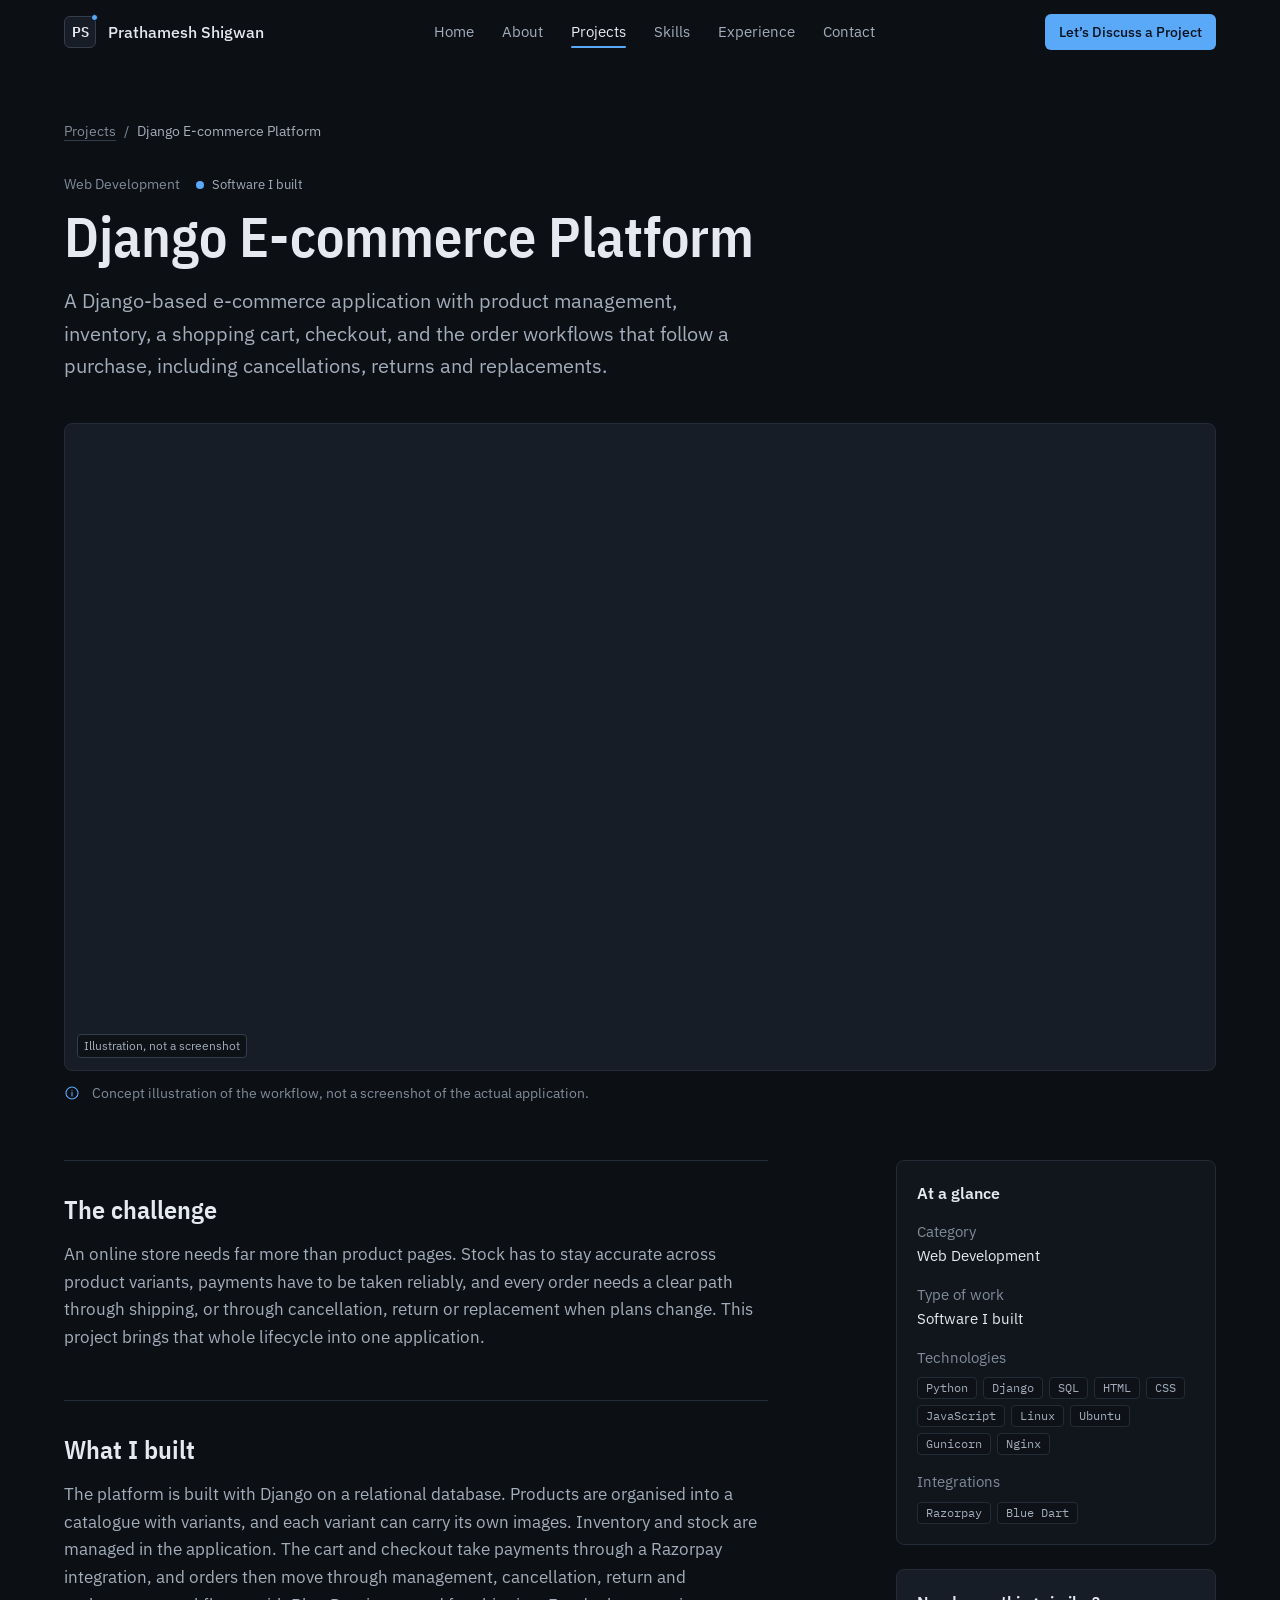
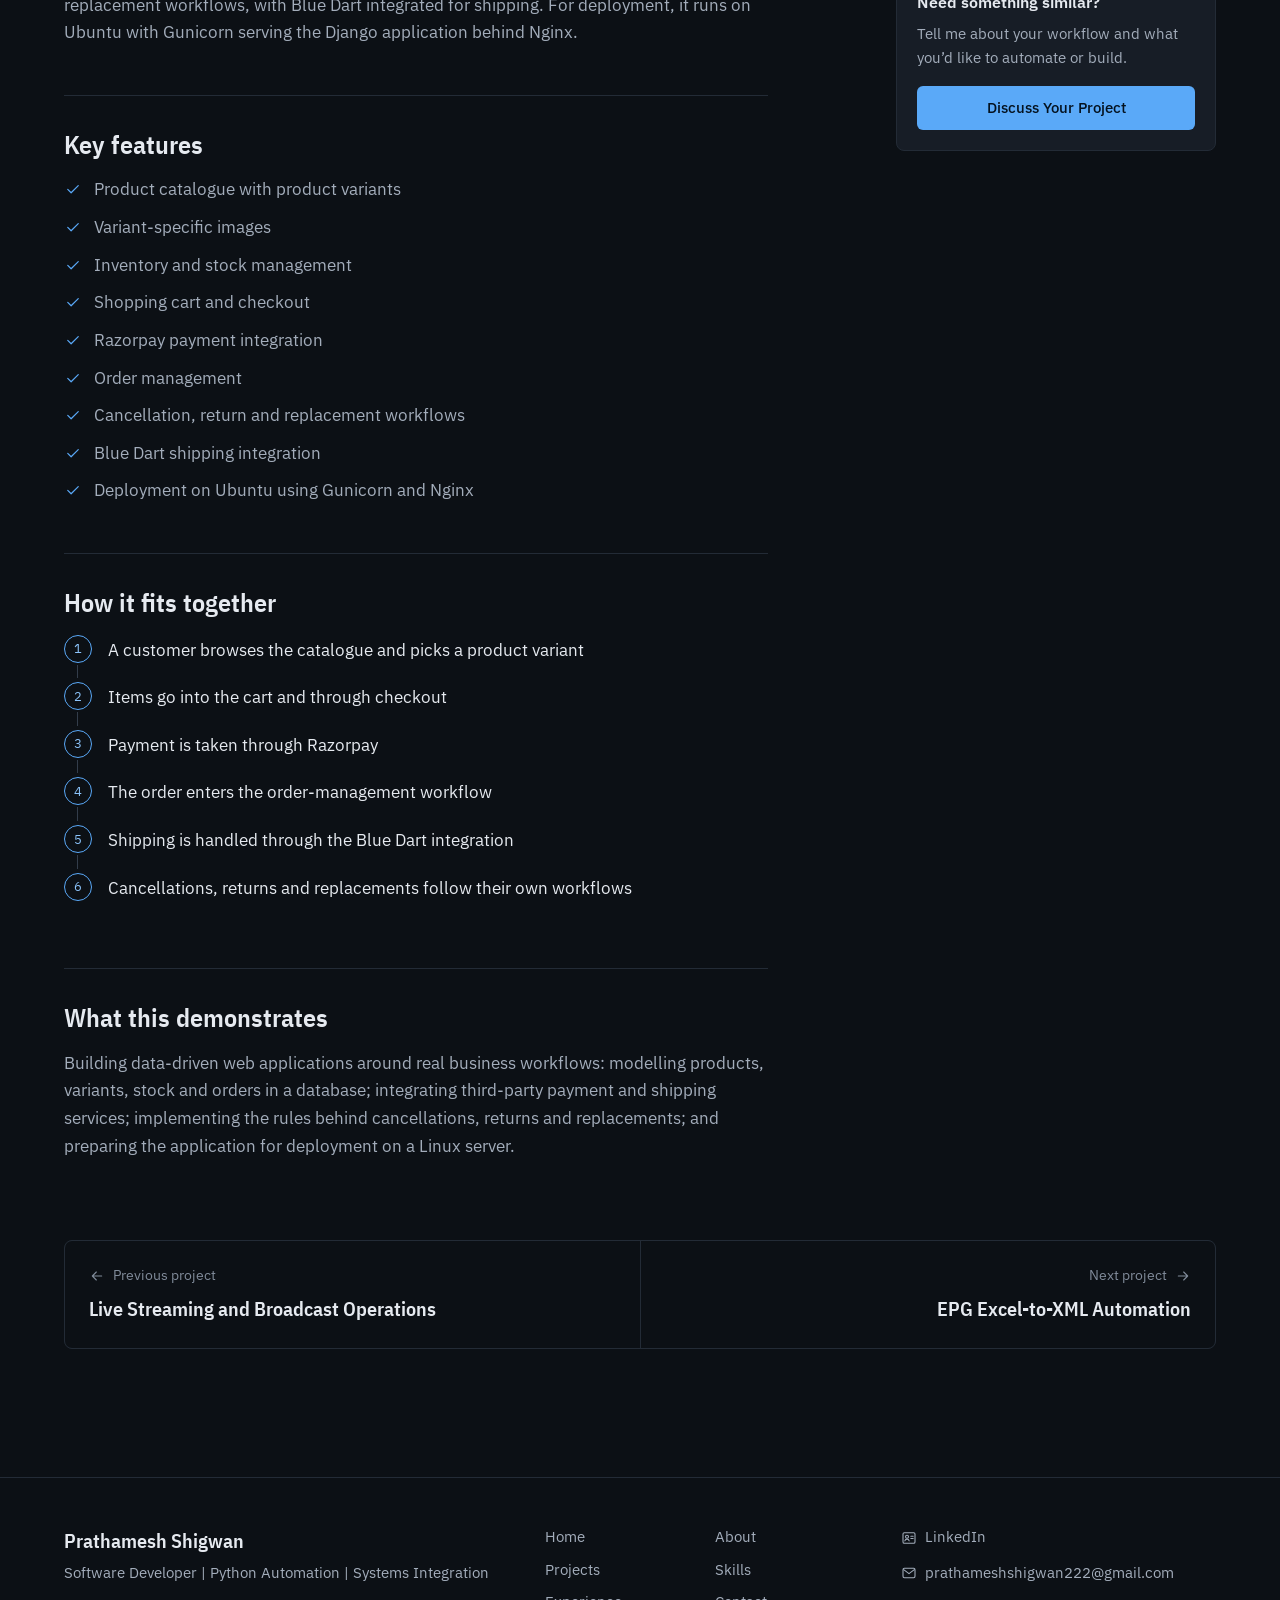
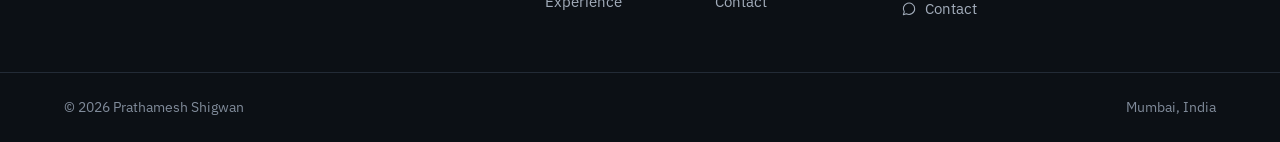
<file: projects/django-ecommerce-platform.html>
<!doctype html>
<html lang="en-IN">
  <head>
    <meta charset="utf-8" />
    <meta name="viewport" content="width=device-width, initial-scale=1, viewport-fit=cover" />
    <title>Django E-commerce Platform | Prathamesh Shigwan</title>
    <meta name="description" content="A Django e-commerce application covering the whole order lifecycle: product variants, inventory, cart and Razorpay checkout, through to Blue Dart shipping, returns and replacements." />
    <meta name="theme-color" content="#0c1015" />
    <meta name="color-scheme" content="dark" />

    <!-- Link previews (WhatsApp, LinkedIn, X) -->
    <meta property="og:type" content="website" />
    <meta property="og:locale" content="en_IN" />
    <meta property="og:site_name" content="Prathamesh Shigwan" />
    <meta property="og:title" content="Django E-commerce Platform | Prathamesh Shigwan" />
    <meta property="og:description" content="A Django e-commerce application covering the whole order lifecycle: product variants, inventory, cart and Razorpay checkout, through to Blue Dart shipping, returns and replacements." />
    <meta name="twitter:card" content="summary_large_image" />
    <meta name="twitter:title" content="Django E-commerce Platform | Prathamesh Shigwan" />
    <meta name="twitter:description" content="A Django e-commerce application covering the whole order lifecycle: product variants, inventory, cart and Razorpay checkout, through to Blue Dart shipping, returns and replacements." />
    <!-- Turned on once the site is live: see README.md, "When the site is live". -->
    <!--SITE-URL <link rel="canonical" href="https://example.com/projects/django-ecommerce-platform.html" /> SITE-URL-->
    <!--SITE-URL <meta property="og:url" content="https://example.com/projects/django-ecommerce-platform.html" /> SITE-URL-->
    <!--SITE-URL <meta property="og:image" content="https://example.com/images/og-image.png" /> SITE-URL-->
    <!--SITE-URL <meta property="og:image:width" content="1200" /> SITE-URL-->
    <!--SITE-URL <meta property="og:image:height" content="630" /> SITE-URL-->
    <!--SITE-URL <meta name="twitter:image" content="https://example.com/images/og-image.png" /> SITE-URL-->

    <link rel="icon" href="../images/favicon.ico" sizes="32x32" />
    <link rel="icon" href="../images/favicon.svg" type="image/svg+xml" />
    <link rel="apple-touch-icon" href="../images/apple-touch-icon.png" />
    <link rel="preload" href="../fonts/ibm-plex-sans-400.woff2" as="font" type="font/woff2" crossorigin />
    <link rel="preload" href="../fonts/ibm-plex-sans-condensed-600.woff2" as="font" type="font/woff2" crossorigin />
    <link rel="stylesheet" href="../css/style.css" />
    <script>document.documentElement.classList.add('js');</script>
    <script src="../js/config.js" defer></script>
    <script src="../js/main.js" defer></script>
  </head>
  <body>
    <a class="skip-link" href="#main">Skip to content</a>
    <header class="site-header" data-header>
      <div class="container header-bar">
        <a class="brand" href="../index.html">
          <span class="monogram" aria-hidden="true">PS<span class="monogram-dot"></span></span>
          <span class="brand-name">Prathamesh Shigwan</span><span class="sr-only">, home</span>
        </a>
        <nav class="nav-desktop" aria-label="Main">
          <ul>
            <li><a class="nav-link" href="../index.html">Home</a></li>
            <li><a class="nav-link" href="../about.html">About</a></li>
            <li><a class="nav-link is-active" href="../projects.html" aria-current="page">Projects</a></li>
            <li><a class="nav-link" href="../skills.html">Skills</a></li>
            <li><a class="nav-link" href="../experience.html">Experience</a></li>
            <li><a class="nav-link" href="../contact.html">Contact</a></li>
          </ul>
        </nav>
        <div class="header-actions">
          <a class="btn btn-primary btn-sm header-cta" href="../contact.html">Let’s Discuss a Project</a>
          <button class="menu-toggle" type="button" aria-expanded="false" aria-controls="mobile-menu" data-menu-toggle>
            <span class="menu-icon-open"><svg viewBox="0 0 24 24" fill="none" stroke="currentColor" stroke-width="1.6" stroke-linecap="round" stroke-linejoin="round" aria-hidden="true" focusable="false" class="icon"><path d="M4 7h16M4 12h16M4 17h16"></path></svg></span>
            <span class="menu-icon-close"><svg viewBox="0 0 24 24" fill="none" stroke="currentColor" stroke-width="1.6" stroke-linecap="round" stroke-linejoin="round" aria-hidden="true" focusable="false" class="icon"><path d="M6 6l12 12M18 6 6 18"></path></svg></span>
            <span class="sr-only" data-menu-label>Open menu</span>
          </button>
        </div>
      </div>
      <div class="mobile-menu" id="mobile-menu" hidden>
        <nav class="container" aria-label="Menu">
          <ul>
            <li><a class="mobile-link" href="../index.html">Home</a></li>
            <li><a class="mobile-link" href="../about.html">About</a></li>
            <li><a class="mobile-link is-active" href="../projects.html" aria-current="page">Projects<span class="mobile-current">Current page</span></a></li>
            <li><a class="mobile-link" href="../skills.html">Skills</a></li>
            <li><a class="mobile-link" href="../experience.html">Experience</a></li>
            <li><a class="mobile-link" href="../contact.html">Contact</a></li>
          </ul>
          <a class="btn btn-primary btn-lg btn-block mobile-cta" href="../contact.html">Let’s Discuss a Project</a>
        </nav>
      </div>
    </header>
    <div class="menu-backdrop" data-menu-backdrop hidden></div>
    <main id="main" tabindex="-1">
      <article>
        <header class="container case-header">
          <nav aria-label="Breadcrumb">
            <ol class="breadcrumb">
              <li><a href="../projects.html">Projects</a></li>
              <li aria-hidden="true">/</li>
              <li aria-current="page">Django E-commerce Platform</li>
            </ol>
          </nav>
          <p class="case-meta"><span>Web Development</span><span class="kind-badge"><span class="kind-dot kind-dot--built" aria-hidden="true"></span>Software I built</span></p>
          <h1 class="case-title">Django E-commerce Platform</h1>
          <p class="case-overview">A Django-based e-commerce application with product management, inventory, a shopping cart, checkout, and the order workflows that follow a purchase, including cancellations, returns and replacements.</p><div class="case-actions">
            <!-- When the code or a demo is public, replace the marker below with:
                 <a class="btn btn-secondary btn-md" href="https://github.com/…" target="_blank" rel="noopener noreferrer">View code on GitHub<span class="sr-only"> (opens in a new tab)</span></a>
                 <a class="btn btn-secondary btn-md" href="https://…" target="_blank" rel="noopener noreferrer">Open live demo<span class="sr-only"> (opens in a new tab)</span></a> -->

          </div>
        </header>

        <figure class="container case-figure">
          <div class="case-visual case-visual--wide"><a class="shot shot-link" href="../images/projects/django-ecommerce-platform-1600.webp"><img src="../images/projects/django-ecommerce-platform-1600.webp" srcset="../images/projects/django-ecommerce-platform-800.webp 800w, ../images/projects/django-ecommerce-platform-1600.webp 1600w" sizes="(min-width: 76rem) 72rem, calc(100vw - 2.5rem)" width="1600" height="900" alt="Illustration of an online clothing store: storefront on desktop and phone, product page, cart, checkout with Razorpay and Blue Dart, and an admin product list." loading="eager" fetchpriority="high" decoding="async" /><span class="shot-label">Illustration, not a screenshot</span><span class="sr-only"> (opens the full-size image)</span></a></div>
          <figcaption class="figure-note"><svg viewBox="0 0 24 24" fill="none" stroke="currentColor" stroke-width="1.6" stroke-linecap="round" stroke-linejoin="round" aria-hidden="true" focusable="false" class="icon"><circle cx="12" cy="12" r="9"></circle><path d="M12 11v5.5M12 7.75v.01"></path></svg><span>Concept illustration of the workflow, not a screenshot of the actual application.</span> </figcaption>
        </figure>

        <div class="container case-layout">
          <div class="case-main">
            <section class="case-block">
              <h2>The challenge</h2>
              <div class="case-block-body">
                <p>An online store needs far more than product pages. Stock has to stay accurate across product variants, payments have to be taken reliably, and every order needs a clear path through shipping, or through cancellation, return or replacement when plans change. This project brings that whole lifecycle into one application.</p>
              </div>
            </section>
            <section class="case-block">
              <h2>What I built</h2>
              <div class="case-block-body">
                <p>The platform is built with Django on a relational database. Products are organised into a catalogue with variants, and each variant can carry its own images. Inventory and stock are managed in the application. The cart and checkout take payments through a Razorpay integration, and orders then move through management, cancellation, return and replacement workflows, with Blue Dart integrated for shipping. For deployment, it runs on Ubuntu with Gunicorn serving the Django application behind Nginx.</p>
              </div>
            </section>
            <section class="case-block">
              <h2>Key features</h2>
              <div class="case-block-body">
                <ul class="feature-list">
                  <li><svg viewBox="0 0 24 24" fill="none" stroke="currentColor" stroke-width="1.6" stroke-linecap="round" stroke-linejoin="round" aria-hidden="true" focusable="false" class="icon"><path d="M5 12.5l4.5 4.5L19 7.5"></path></svg><span>Product catalogue with product variants</span></li>
                  <li><svg viewBox="0 0 24 24" fill="none" stroke="currentColor" stroke-width="1.6" stroke-linecap="round" stroke-linejoin="round" aria-hidden="true" focusable="false" class="icon"><path d="M5 12.5l4.5 4.5L19 7.5"></path></svg><span>Variant-specific images</span></li>
                  <li><svg viewBox="0 0 24 24" fill="none" stroke="currentColor" stroke-width="1.6" stroke-linecap="round" stroke-linejoin="round" aria-hidden="true" focusable="false" class="icon"><path d="M5 12.5l4.5 4.5L19 7.5"></path></svg><span>Inventory and stock management</span></li>
                  <li><svg viewBox="0 0 24 24" fill="none" stroke="currentColor" stroke-width="1.6" stroke-linecap="round" stroke-linejoin="round" aria-hidden="true" focusable="false" class="icon"><path d="M5 12.5l4.5 4.5L19 7.5"></path></svg><span>Shopping cart and checkout</span></li>
                  <li><svg viewBox="0 0 24 24" fill="none" stroke="currentColor" stroke-width="1.6" stroke-linecap="round" stroke-linejoin="round" aria-hidden="true" focusable="false" class="icon"><path d="M5 12.5l4.5 4.5L19 7.5"></path></svg><span>Razorpay payment integration</span></li>
                  <li><svg viewBox="0 0 24 24" fill="none" stroke="currentColor" stroke-width="1.6" stroke-linecap="round" stroke-linejoin="round" aria-hidden="true" focusable="false" class="icon"><path d="M5 12.5l4.5 4.5L19 7.5"></path></svg><span>Order management</span></li>
                  <li><svg viewBox="0 0 24 24" fill="none" stroke="currentColor" stroke-width="1.6" stroke-linecap="round" stroke-linejoin="round" aria-hidden="true" focusable="false" class="icon"><path d="M5 12.5l4.5 4.5L19 7.5"></path></svg><span>Cancellation, return and replacement workflows</span></li>
                  <li><svg viewBox="0 0 24 24" fill="none" stroke="currentColor" stroke-width="1.6" stroke-linecap="round" stroke-linejoin="round" aria-hidden="true" focusable="false" class="icon"><path d="M5 12.5l4.5 4.5L19 7.5"></path></svg><span>Blue Dart shipping integration</span></li>
                  <li><svg viewBox="0 0 24 24" fill="none" stroke="currentColor" stroke-width="1.6" stroke-linecap="round" stroke-linejoin="round" aria-hidden="true" focusable="false" class="icon"><path d="M5 12.5l4.5 4.5L19 7.5"></path></svg><span>Deployment on Ubuntu using Gunicorn and Nginx</span></li>
                </ul>
              </div>
            </section>
            <section class="case-block">
              <h2>How it fits together</h2>
              <div class="case-block-body">
                <ol class="flow-steps">
                  <li><span class="flow-index" aria-hidden="true">1</span><span>A customer browses the catalogue and picks a product variant</span></li>
                  <li><span class="flow-index" aria-hidden="true">2</span><span>Items go into the cart and through checkout</span></li>
                  <li><span class="flow-index" aria-hidden="true">3</span><span>Payment is taken through Razorpay</span></li>
                  <li><span class="flow-index" aria-hidden="true">4</span><span>The order enters the order-management workflow</span></li>
                  <li><span class="flow-index" aria-hidden="true">5</span><span>Shipping is handled through the Blue Dart integration</span></li>
                  <li><span class="flow-index" aria-hidden="true">6</span><span>Cancellations, returns and replacements follow their own workflows</span></li>
                </ol>
              </div>
            </section>
            <section class="case-block">
              <h2>What this demonstrates</h2>
              <div class="case-block-body">
                <p>Building data-driven web applications around real business workflows: modelling products, variants, stock and orders in a database; integrating third-party payment and shipping services; implementing the rules behind cancellations, returns and replacements; and preparing the application for deployment on a Linux server.</p>
              </div>
            </section>
          </div>

          <aside class="case-aside">
            <section class="card" aria-labelledby="glance-title">
              <h2 class="card-title" id="glance-title">At a glance</h2>
              <dl class="glance-list">
                <div>
                  <dt>Category</dt>
                  <dd>Web Development</dd>
                </div>
                <div>
                  <dt>Type of work</dt>
                  <dd>Software I built</dd>
                </div>
                <div>
                  <dt>Technologies</dt>
                  <dd class="dd-list"><ul class="tech-list" aria-label="Technologies">
                    <li>Python</li>
                    <li>Django</li>
                    <li>SQL</li>
                    <li>HTML</li>
                    <li>CSS</li>
                    <li>JavaScript</li>
                    <li>Linux</li>
                    <li>Ubuntu</li>
                    <li>Gunicorn</li>
                    <li>Nginx</li>
                  </ul></dd>
                </div><div>
                  <dt>Integrations</dt>
                  <dd class="dd-list"><ul class="tech-list" aria-label="Integrations">
                    <li>Razorpay</li>
                    <li>Blue Dart</li>
                  </ul></dd>
                </div>
              </dl>
              <!-- To add context, insert a <div><dt>Context</dt><dd>Personal project</dd></div> row above. -->
              <p class="card-todo"></p>
            </section>
            <section class="card card--raised" aria-labelledby="similar-title">
              <h2 class="card-title" id="similar-title">Need something similar?</h2>
              <p class="card-text">Tell me about your workflow and what you’d like to automate or build.</p>
              <a class="btn btn-primary btn-md btn-block" href="../contact.html?type=website">Discuss Your Project</a>
            </section>
          </aside>
        </div>

        <nav class="container more-projects" aria-label="More projects">
          <ul>
            <li>
              <a href="live-streaming-broadcast-operations.html">
                <span class="more-label"><svg viewBox="0 0 24 24" fill="none" stroke="currentColor" stroke-width="1.6" stroke-linecap="round" stroke-linejoin="round" aria-hidden="true" focusable="false" class="icon"><path d="M19 12H5M11 6l-6 6 6 6"></path></svg>Previous project</span>
                <span class="more-title">Live Streaming and Broadcast Operations</span>
              </a>
            </li>
            <li>
              <a class="more-next" href="epg-excel-to-xml.html">
                <span class="more-label">Next project<svg viewBox="0 0 24 24" fill="none" stroke="currentColor" stroke-width="1.6" stroke-linecap="round" stroke-linejoin="round" aria-hidden="true" focusable="false" class="icon"><path d="M5 12h14M13 6l6 6-6 6"></path></svg></span>
                <span class="more-title">EPG Excel-to-XML Automation</span>
              </a>
            </li>
          </ul>
        </nav>
      </article>
    </main>
    <footer class="site-footer">
      <div class="container footer-grid">
        <div>
          <p class="footer-name">Prathamesh Shigwan</p>
          <p class="footer-headline">Software Developer | Python Automation | Systems Integration</p>
        </div>
        <nav aria-label="Footer">
          <ul class="footer-nav">
            <li><a href="../index.html">Home</a></li>
            <li><a href="../about.html">About</a></li>
            <li><a href="../projects.html">Projects</a></li>
            <li><a href="../skills.html">Skills</a></li>
            <li><a href="../experience.html">Experience</a></li>
            <li><a href="../contact.html">Contact</a></li>
          </ul>
        </nav>
        <ul class="footer-links">
          <li data-config-item="github" hidden>
            <a data-config-link="github"><svg viewBox="0 0 24 24" fill="none" stroke="currentColor" stroke-width="1.6" stroke-linecap="round" stroke-linejoin="round" aria-hidden="true" focusable="false" class="icon"><path d="m8 8-4 4 4 4M16 8l4 4-4 4M13.5 5l-3 14"></path></svg>GitHub</a>
          </li>
          <li data-config-missing="github" hidden></li>
          <li data-config-item="linkedin" hidden>
            <a data-config-link="linkedin"><svg viewBox="0 0 24 24" fill="none" stroke="currentColor" stroke-width="1.6" stroke-linecap="round" stroke-linejoin="round" aria-hidden="true" focusable="false" class="icon"><rect x="3" y="4" width="18" height="16" rx="2"></rect><circle cx="9" cy="10" r="2.25"></circle><path d="M5.75 16.25c.55-1.7 1.75-2.6 3.25-2.6s2.7.9 3.25 2.6M14.75 9.25h3.5M14.75 12.75h3.5"></path></svg>LinkedIn</a>
          </li>
          <li data-config-missing="linkedin" hidden></li>
          <li data-config-item="email" hidden>
            <a data-config-link="email"><svg viewBox="0 0 24 24" fill="none" stroke="currentColor" stroke-width="1.6" stroke-linecap="round" stroke-linejoin="round" aria-hidden="true" focusable="false" class="icon"><rect x="3" y="5" width="18" height="14" rx="2"></rect><path d="m4 7 8 6 8-6"></path></svg><span data-config-text="email"></span></a>
          </li>
          <li>
            <a href="../contact.html"><svg viewBox="0 0 24 24" fill="none" stroke="currentColor" stroke-width="1.6" stroke-linecap="round" stroke-linejoin="round" aria-hidden="true" focusable="false" class="icon"><path d="M20.5 11.5a8.5 8.5 0 0 1-12.4 7.6L3.5 20.5l1.4-4.3A8.5 8.5 0 1 1 20.5 11.5Z"></path></svg>Contact</a>
          </li>
        </ul>
      </div>
      <div class="footer-bottom">
        <div class="container footer-bottom-inner">
          <p>© <span data-year>2026</span> Prathamesh Shigwan</p>
          <p>Mumbai, India</p>
        </div>
      </div>
    </footer>
  </body>
</html>
</file>
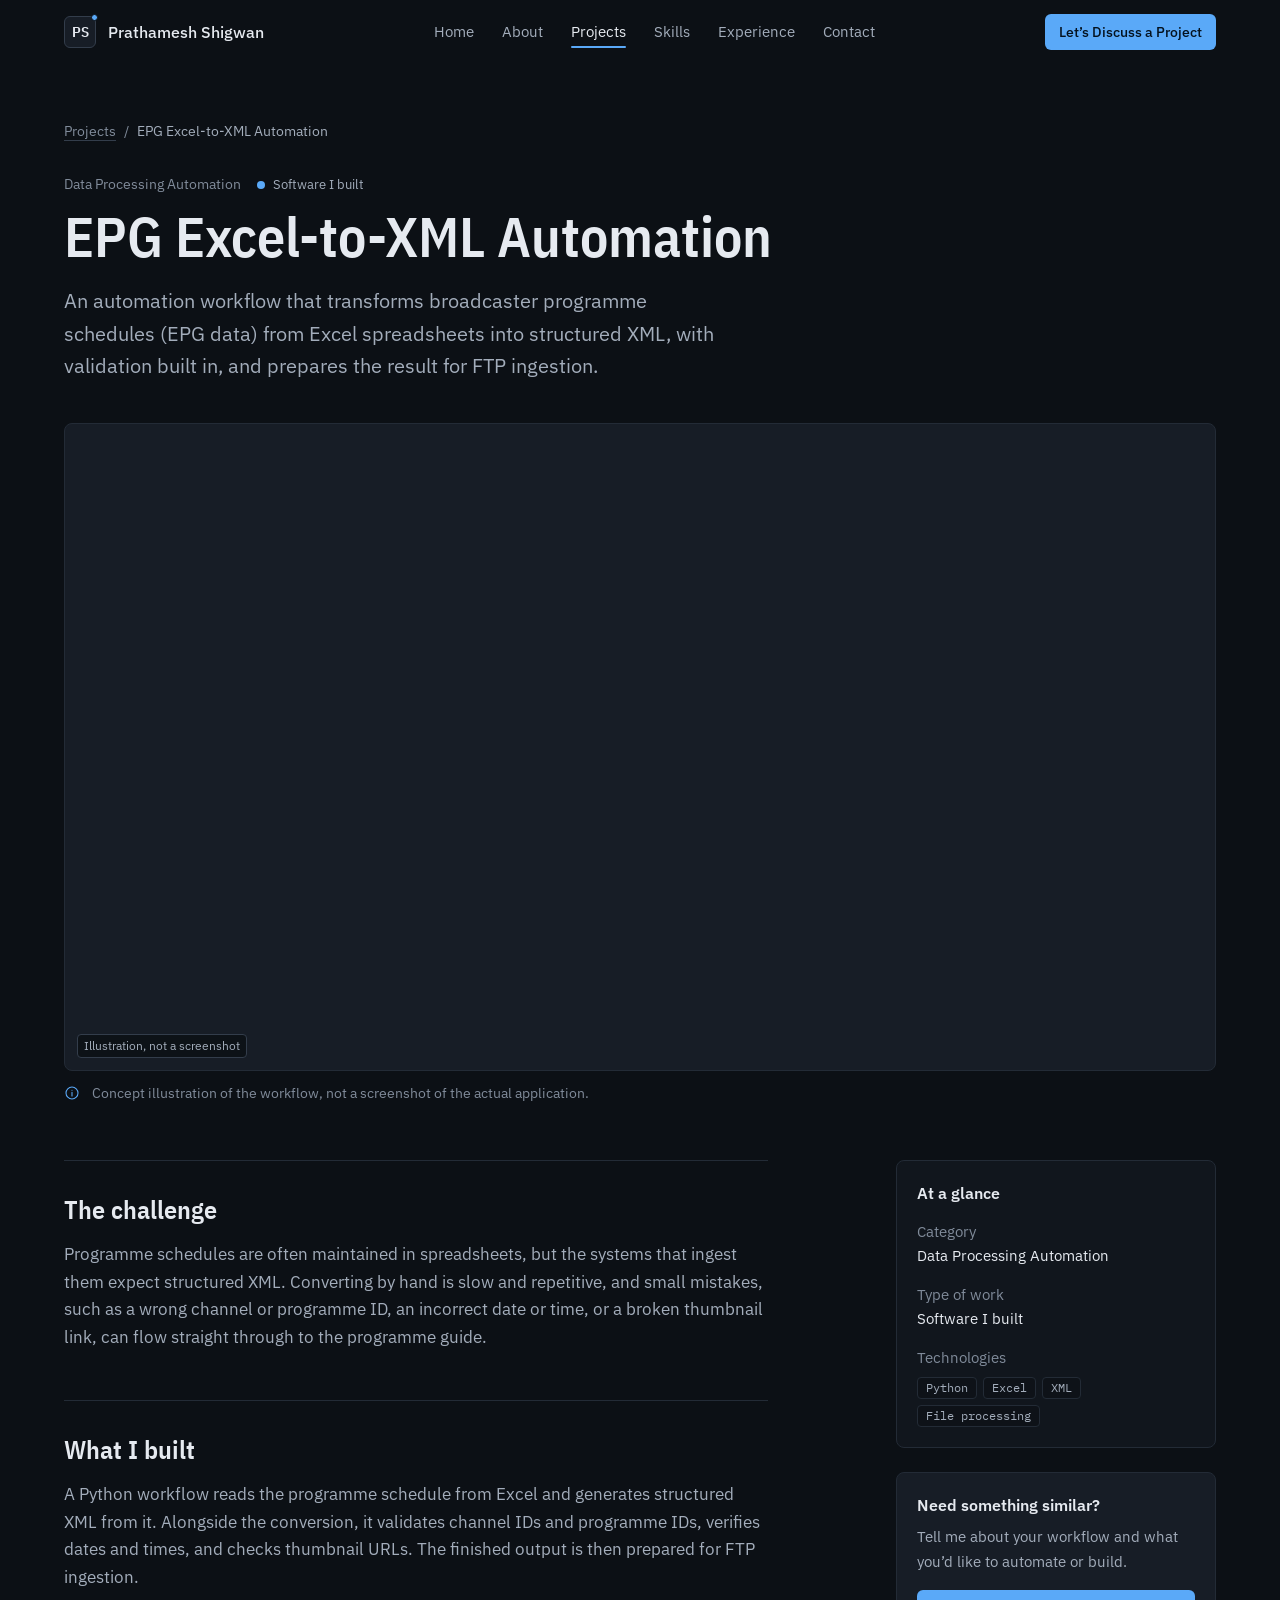
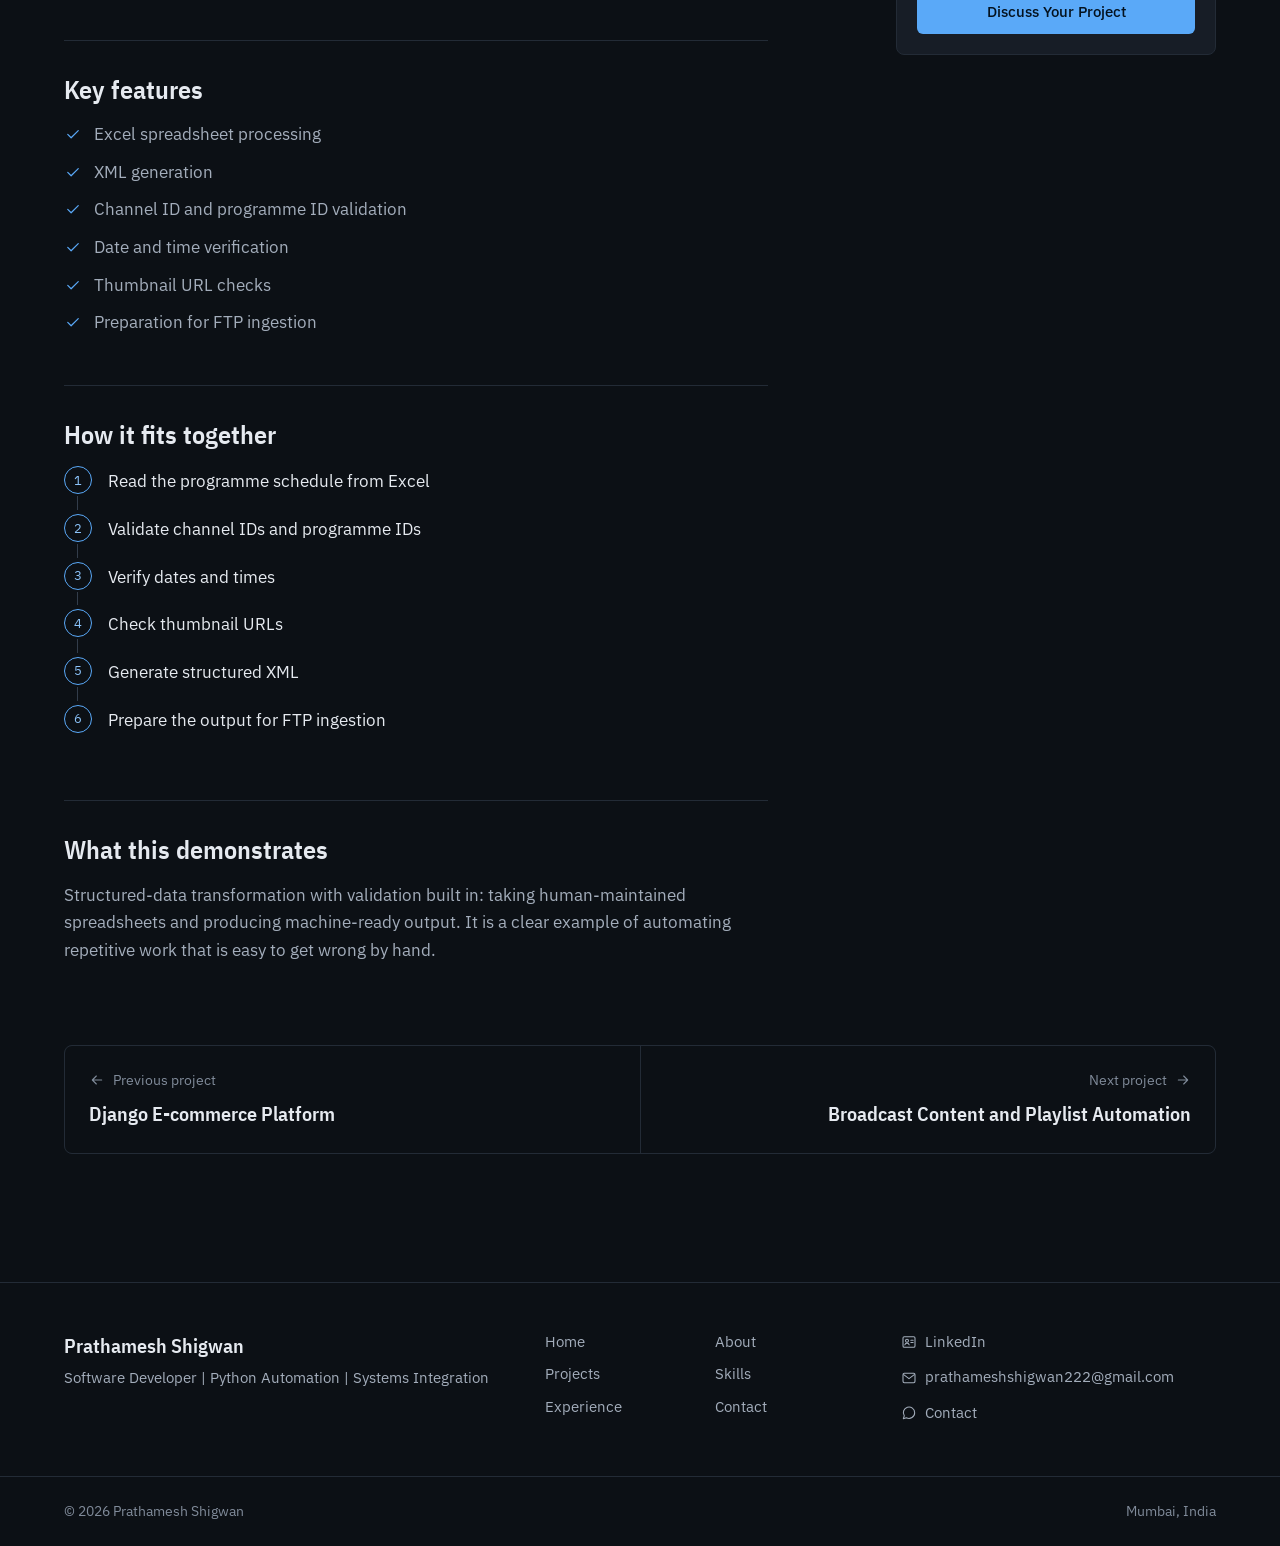
<file: projects/epg-excel-to-xml.html>
<!doctype html>
<html lang="en-IN">
  <head>
    <meta charset="utf-8" />
    <meta name="viewport" content="width=device-width, initial-scale=1, viewport-fit=cover" />
    <title>EPG Excel-to-XML Automation | Prathamesh Shigwan</title>
    <meta name="description" content="Python automation that turns broadcaster programme schedules from Excel into structured XML, with ID, date, time and thumbnail checks, ready for FTP ingestion." />
    <meta name="theme-color" content="#0c1015" />
    <meta name="color-scheme" content="dark" />

    <!-- Link previews (WhatsApp, LinkedIn, X) -->
    <meta property="og:type" content="website" />
    <meta property="og:locale" content="en_IN" />
    <meta property="og:site_name" content="Prathamesh Shigwan" />
    <meta property="og:title" content="EPG Excel-to-XML Automation | Prathamesh Shigwan" />
    <meta property="og:description" content="Python automation that turns broadcaster programme schedules from Excel into structured XML, with ID, date, time and thumbnail checks, ready for FTP ingestion." />
    <meta name="twitter:card" content="summary_large_image" />
    <meta name="twitter:title" content="EPG Excel-to-XML Automation | Prathamesh Shigwan" />
    <meta name="twitter:description" content="Python automation that turns broadcaster programme schedules from Excel into structured XML, with ID, date, time and thumbnail checks, ready for FTP ingestion." />
    <!-- Turned on once the site is live: see README.md, "When the site is live". -->
    <!--SITE-URL <link rel="canonical" href="https://example.com/projects/epg-excel-to-xml.html" /> SITE-URL-->
    <!--SITE-URL <meta property="og:url" content="https://example.com/projects/epg-excel-to-xml.html" /> SITE-URL-->
    <!--SITE-URL <meta property="og:image" content="https://example.com/images/og-image.png" /> SITE-URL-->
    <!--SITE-URL <meta property="og:image:width" content="1200" /> SITE-URL-->
    <!--SITE-URL <meta property="og:image:height" content="630" /> SITE-URL-->
    <!--SITE-URL <meta name="twitter:image" content="https://example.com/images/og-image.png" /> SITE-URL-->

    <link rel="icon" href="../images/favicon.ico" sizes="32x32" />
    <link rel="icon" href="../images/favicon.svg" type="image/svg+xml" />
    <link rel="apple-touch-icon" href="../images/apple-touch-icon.png" />
    <link rel="preload" href="../fonts/ibm-plex-sans-400.woff2" as="font" type="font/woff2" crossorigin />
    <link rel="preload" href="../fonts/ibm-plex-sans-condensed-600.woff2" as="font" type="font/woff2" crossorigin />
    <link rel="stylesheet" href="../css/style.css" />
    <script>document.documentElement.classList.add('js');</script>
    <script src="../js/config.js" defer></script>
    <script src="../js/main.js" defer></script>
  </head>
  <body>
    <a class="skip-link" href="#main">Skip to content</a>
    <header class="site-header" data-header>
      <div class="container header-bar">
        <a class="brand" href="../index.html">
          <span class="monogram" aria-hidden="true">PS<span class="monogram-dot"></span></span>
          <span class="brand-name">Prathamesh Shigwan</span><span class="sr-only">, home</span>
        </a>
        <nav class="nav-desktop" aria-label="Main">
          <ul>
            <li><a class="nav-link" href="../index.html">Home</a></li>
            <li><a class="nav-link" href="../about.html">About</a></li>
            <li><a class="nav-link is-active" href="../projects.html" aria-current="page">Projects</a></li>
            <li><a class="nav-link" href="../skills.html">Skills</a></li>
            <li><a class="nav-link" href="../experience.html">Experience</a></li>
            <li><a class="nav-link" href="../contact.html">Contact</a></li>
          </ul>
        </nav>
        <div class="header-actions">
          <a class="btn btn-primary btn-sm header-cta" href="../contact.html">Let’s Discuss a Project</a>
          <button class="menu-toggle" type="button" aria-expanded="false" aria-controls="mobile-menu" data-menu-toggle>
            <span class="menu-icon-open"><svg viewBox="0 0 24 24" fill="none" stroke="currentColor" stroke-width="1.6" stroke-linecap="round" stroke-linejoin="round" aria-hidden="true" focusable="false" class="icon"><path d="M4 7h16M4 12h16M4 17h16"></path></svg></span>
            <span class="menu-icon-close"><svg viewBox="0 0 24 24" fill="none" stroke="currentColor" stroke-width="1.6" stroke-linecap="round" stroke-linejoin="round" aria-hidden="true" focusable="false" class="icon"><path d="M6 6l12 12M18 6 6 18"></path></svg></span>
            <span class="sr-only" data-menu-label>Open menu</span>
          </button>
        </div>
      </div>
      <div class="mobile-menu" id="mobile-menu" hidden>
        <nav class="container" aria-label="Menu">
          <ul>
            <li><a class="mobile-link" href="../index.html">Home</a></li>
            <li><a class="mobile-link" href="../about.html">About</a></li>
            <li><a class="mobile-link is-active" href="../projects.html" aria-current="page">Projects<span class="mobile-current">Current page</span></a></li>
            <li><a class="mobile-link" href="../skills.html">Skills</a></li>
            <li><a class="mobile-link" href="../experience.html">Experience</a></li>
            <li><a class="mobile-link" href="../contact.html">Contact</a></li>
          </ul>
          <a class="btn btn-primary btn-lg btn-block mobile-cta" href="../contact.html">Let’s Discuss a Project</a>
        </nav>
      </div>
    </header>
    <div class="menu-backdrop" data-menu-backdrop hidden></div>
    <main id="main" tabindex="-1">
      <article>
        <header class="container case-header">
          <nav aria-label="Breadcrumb">
            <ol class="breadcrumb">
              <li><a href="../projects.html">Projects</a></li>
              <li aria-hidden="true">/</li>
              <li aria-current="page">EPG Excel-to-XML Automation</li>
            </ol>
          </nav>
          <p class="case-meta"><span>Data Processing Automation</span><span class="kind-badge"><span class="kind-dot kind-dot--built" aria-hidden="true"></span>Software I built</span></p>
          <h1 class="case-title">EPG Excel-to-XML Automation</h1>
          <p class="case-overview">An automation workflow that transforms broadcaster programme schedules (EPG data) from Excel spreadsheets into structured XML, with validation built in, and prepares the result for FTP ingestion.</p><div class="case-actions">
            <!-- When the code or a demo is public, replace the marker below with:
                 <a class="btn btn-secondary btn-md" href="https://github.com/…" target="_blank" rel="noopener noreferrer">View code on GitHub<span class="sr-only"> (opens in a new tab)</span></a>
                 <a class="btn btn-secondary btn-md" href="https://…" target="_blank" rel="noopener noreferrer">Open live demo<span class="sr-only"> (opens in a new tab)</span></a> -->

          </div>
        </header>

        <figure class="container case-figure">
          <div class="case-visual case-visual--wide"><a class="shot shot-link" href="../images/projects/epg-excel-to-xml-1600.webp"><img src="../images/projects/epg-excel-to-xml-1600.webp" srcset="../images/projects/epg-excel-to-xml-800.webp 800w, ../images/projects/epg-excel-to-xml-1600.webp 1600w" sizes="(min-width: 76rem) 72rem, calc(100vw - 2.5rem)" width="1600" height="900" alt="Illustration of the EPG workflow: an Excel schedule, column mapping, validation results, a generated XML preview and FTP upload settings." loading="eager" fetchpriority="high" decoding="async" /><span class="shot-label">Illustration, not a screenshot</span><span class="sr-only"> (opens the full-size image)</span></a></div>
          <figcaption class="figure-note"><svg viewBox="0 0 24 24" fill="none" stroke="currentColor" stroke-width="1.6" stroke-linecap="round" stroke-linejoin="round" aria-hidden="true" focusable="false" class="icon"><circle cx="12" cy="12" r="9"></circle><path d="M12 11v5.5M12 7.75v.01"></path></svg><span>Concept illustration of the workflow, not a screenshot of the actual application.</span> </figcaption>
        </figure>

        <div class="container case-layout">
          <div class="case-main">
            <section class="case-block">
              <h2>The challenge</h2>
              <div class="case-block-body">
                <p>Programme schedules are often maintained in spreadsheets, but the systems that ingest them expect structured XML. Converting by hand is slow and repetitive, and small mistakes, such as a wrong channel or programme ID, an incorrect date or time, or a broken thumbnail link, can flow straight through to the programme guide.</p>
              </div>
            </section>
            <section class="case-block">
              <h2>What I built</h2>
              <div class="case-block-body">
                <p>A Python workflow reads the programme schedule from Excel and generates structured XML from it. Alongside the conversion, it validates channel IDs and programme IDs, verifies dates and times, and checks thumbnail URLs. The finished output is then prepared for FTP ingestion.</p>
              </div>
            </section>
            <section class="case-block">
              <h2>Key features</h2>
              <div class="case-block-body">
                <ul class="feature-list">
                  <li><svg viewBox="0 0 24 24" fill="none" stroke="currentColor" stroke-width="1.6" stroke-linecap="round" stroke-linejoin="round" aria-hidden="true" focusable="false" class="icon"><path d="M5 12.5l4.5 4.5L19 7.5"></path></svg><span>Excel spreadsheet processing</span></li>
                  <li><svg viewBox="0 0 24 24" fill="none" stroke="currentColor" stroke-width="1.6" stroke-linecap="round" stroke-linejoin="round" aria-hidden="true" focusable="false" class="icon"><path d="M5 12.5l4.5 4.5L19 7.5"></path></svg><span>XML generation</span></li>
                  <li><svg viewBox="0 0 24 24" fill="none" stroke="currentColor" stroke-width="1.6" stroke-linecap="round" stroke-linejoin="round" aria-hidden="true" focusable="false" class="icon"><path d="M5 12.5l4.5 4.5L19 7.5"></path></svg><span>Channel ID and programme ID validation</span></li>
                  <li><svg viewBox="0 0 24 24" fill="none" stroke="currentColor" stroke-width="1.6" stroke-linecap="round" stroke-linejoin="round" aria-hidden="true" focusable="false" class="icon"><path d="M5 12.5l4.5 4.5L19 7.5"></path></svg><span>Date and time verification</span></li>
                  <li><svg viewBox="0 0 24 24" fill="none" stroke="currentColor" stroke-width="1.6" stroke-linecap="round" stroke-linejoin="round" aria-hidden="true" focusable="false" class="icon"><path d="M5 12.5l4.5 4.5L19 7.5"></path></svg><span>Thumbnail URL checks</span></li>
                  <li><svg viewBox="0 0 24 24" fill="none" stroke="currentColor" stroke-width="1.6" stroke-linecap="round" stroke-linejoin="round" aria-hidden="true" focusable="false" class="icon"><path d="M5 12.5l4.5 4.5L19 7.5"></path></svg><span>Preparation for FTP ingestion</span></li>
                </ul>
              </div>
            </section>
            <section class="case-block">
              <h2>How it fits together</h2>
              <div class="case-block-body">
                <ol class="flow-steps">
                  <li><span class="flow-index" aria-hidden="true">1</span><span>Read the programme schedule from Excel</span></li>
                  <li><span class="flow-index" aria-hidden="true">2</span><span>Validate channel IDs and programme IDs</span></li>
                  <li><span class="flow-index" aria-hidden="true">3</span><span>Verify dates and times</span></li>
                  <li><span class="flow-index" aria-hidden="true">4</span><span>Check thumbnail URLs</span></li>
                  <li><span class="flow-index" aria-hidden="true">5</span><span>Generate structured XML</span></li>
                  <li><span class="flow-index" aria-hidden="true">6</span><span>Prepare the output for FTP ingestion</span></li>
                </ol>
              </div>
            </section>
            <section class="case-block">
              <h2>What this demonstrates</h2>
              <div class="case-block-body">
                <p>Structured-data transformation with validation built in: taking human-maintained spreadsheets and producing machine-ready output. It is a clear example of automating repetitive work that is easy to get wrong by hand.</p>
              </div>
            </section>
          </div>

          <aside class="case-aside">
            <section class="card" aria-labelledby="glance-title">
              <h2 class="card-title" id="glance-title">At a glance</h2>
              <dl class="glance-list">
                <div>
                  <dt>Category</dt>
                  <dd>Data Processing Automation</dd>
                </div>
                <div>
                  <dt>Type of work</dt>
                  <dd>Software I built</dd>
                </div>
                <div>
                  <dt>Technologies</dt>
                  <dd class="dd-list"><ul class="tech-list" aria-label="Technologies">
                    <li>Python</li>
                    <li>Excel</li>
                    <li>XML</li>
                    <li>File processing</li>
                  </ul></dd>
                </div>
              </dl>
              <!-- To add context, insert a <div><dt>Context</dt><dd>Personal project</dd></div> row above. -->
              <p class="card-todo"></p>
            </section>
            <section class="card card--raised" aria-labelledby="similar-title">
              <h2 class="card-title" id="similar-title">Need something similar?</h2>
              <p class="card-text">Tell me about your workflow and what you’d like to automate or build.</p>
              <a class="btn btn-primary btn-md btn-block" href="../contact.html?type=python">Discuss Your Project</a>
            </section>
          </aside>
        </div>

        <nav class="container more-projects" aria-label="More projects">
          <ul>
            <li>
              <a href="django-ecommerce-platform.html">
                <span class="more-label"><svg viewBox="0 0 24 24" fill="none" stroke="currentColor" stroke-width="1.6" stroke-linecap="round" stroke-linejoin="round" aria-hidden="true" focusable="false" class="icon"><path d="M19 12H5M11 6l-6 6 6 6"></path></svg>Previous project</span>
                <span class="more-title">Django E-commerce Platform</span>
              </a>
            </li>
            <li>
              <a class="more-next" href="broadcast-content-playlist-automation.html">
                <span class="more-label">Next project<svg viewBox="0 0 24 24" fill="none" stroke="currentColor" stroke-width="1.6" stroke-linecap="round" stroke-linejoin="round" aria-hidden="true" focusable="false" class="icon"><path d="M5 12h14M13 6l6 6-6 6"></path></svg></span>
                <span class="more-title">Broadcast Content and Playlist Automation</span>
              </a>
            </li>
          </ul>
        </nav>
      </article>
    </main>
    <footer class="site-footer">
      <div class="container footer-grid">
        <div>
          <p class="footer-name">Prathamesh Shigwan</p>
          <p class="footer-headline">Software Developer | Python Automation | Systems Integration</p>
        </div>
        <nav aria-label="Footer">
          <ul class="footer-nav">
            <li><a href="../index.html">Home</a></li>
            <li><a href="../about.html">About</a></li>
            <li><a href="../projects.html">Projects</a></li>
            <li><a href="../skills.html">Skills</a></li>
            <li><a href="../experience.html">Experience</a></li>
            <li><a href="../contact.html">Contact</a></li>
          </ul>
        </nav>
        <ul class="footer-links">
          <li data-config-item="github" hidden>
            <a data-config-link="github"><svg viewBox="0 0 24 24" fill="none" stroke="currentColor" stroke-width="1.6" stroke-linecap="round" stroke-linejoin="round" aria-hidden="true" focusable="false" class="icon"><path d="m8 8-4 4 4 4M16 8l4 4-4 4M13.5 5l-3 14"></path></svg>GitHub</a>
          </li>
          <li data-config-missing="github" hidden></li>
          <li data-config-item="linkedin" hidden>
            <a data-config-link="linkedin"><svg viewBox="0 0 24 24" fill="none" stroke="currentColor" stroke-width="1.6" stroke-linecap="round" stroke-linejoin="round" aria-hidden="true" focusable="false" class="icon"><rect x="3" y="4" width="18" height="16" rx="2"></rect><circle cx="9" cy="10" r="2.25"></circle><path d="M5.75 16.25c.55-1.7 1.75-2.6 3.25-2.6s2.7.9 3.25 2.6M14.75 9.25h3.5M14.75 12.75h3.5"></path></svg>LinkedIn</a>
          </li>
          <li data-config-missing="linkedin" hidden></li>
          <li data-config-item="email" hidden>
            <a data-config-link="email"><svg viewBox="0 0 24 24" fill="none" stroke="currentColor" stroke-width="1.6" stroke-linecap="round" stroke-linejoin="round" aria-hidden="true" focusable="false" class="icon"><rect x="3" y="5" width="18" height="14" rx="2"></rect><path d="m4 7 8 6 8-6"></path></svg><span data-config-text="email"></span></a>
          </li>
          <li>
            <a href="../contact.html"><svg viewBox="0 0 24 24" fill="none" stroke="currentColor" stroke-width="1.6" stroke-linecap="round" stroke-linejoin="round" aria-hidden="true" focusable="false" class="icon"><path d="M20.5 11.5a8.5 8.5 0 0 1-12.4 7.6L3.5 20.5l1.4-4.3A8.5 8.5 0 1 1 20.5 11.5Z"></path></svg>Contact</a>
          </li>
        </ul>
      </div>
      <div class="footer-bottom">
        <div class="container footer-bottom-inner">
          <p>© <span data-year>2026</span> Prathamesh Shigwan</p>
          <p>Mumbai, India</p>
        </div>
      </div>
    </footer>
  </body>
</html>
</file>
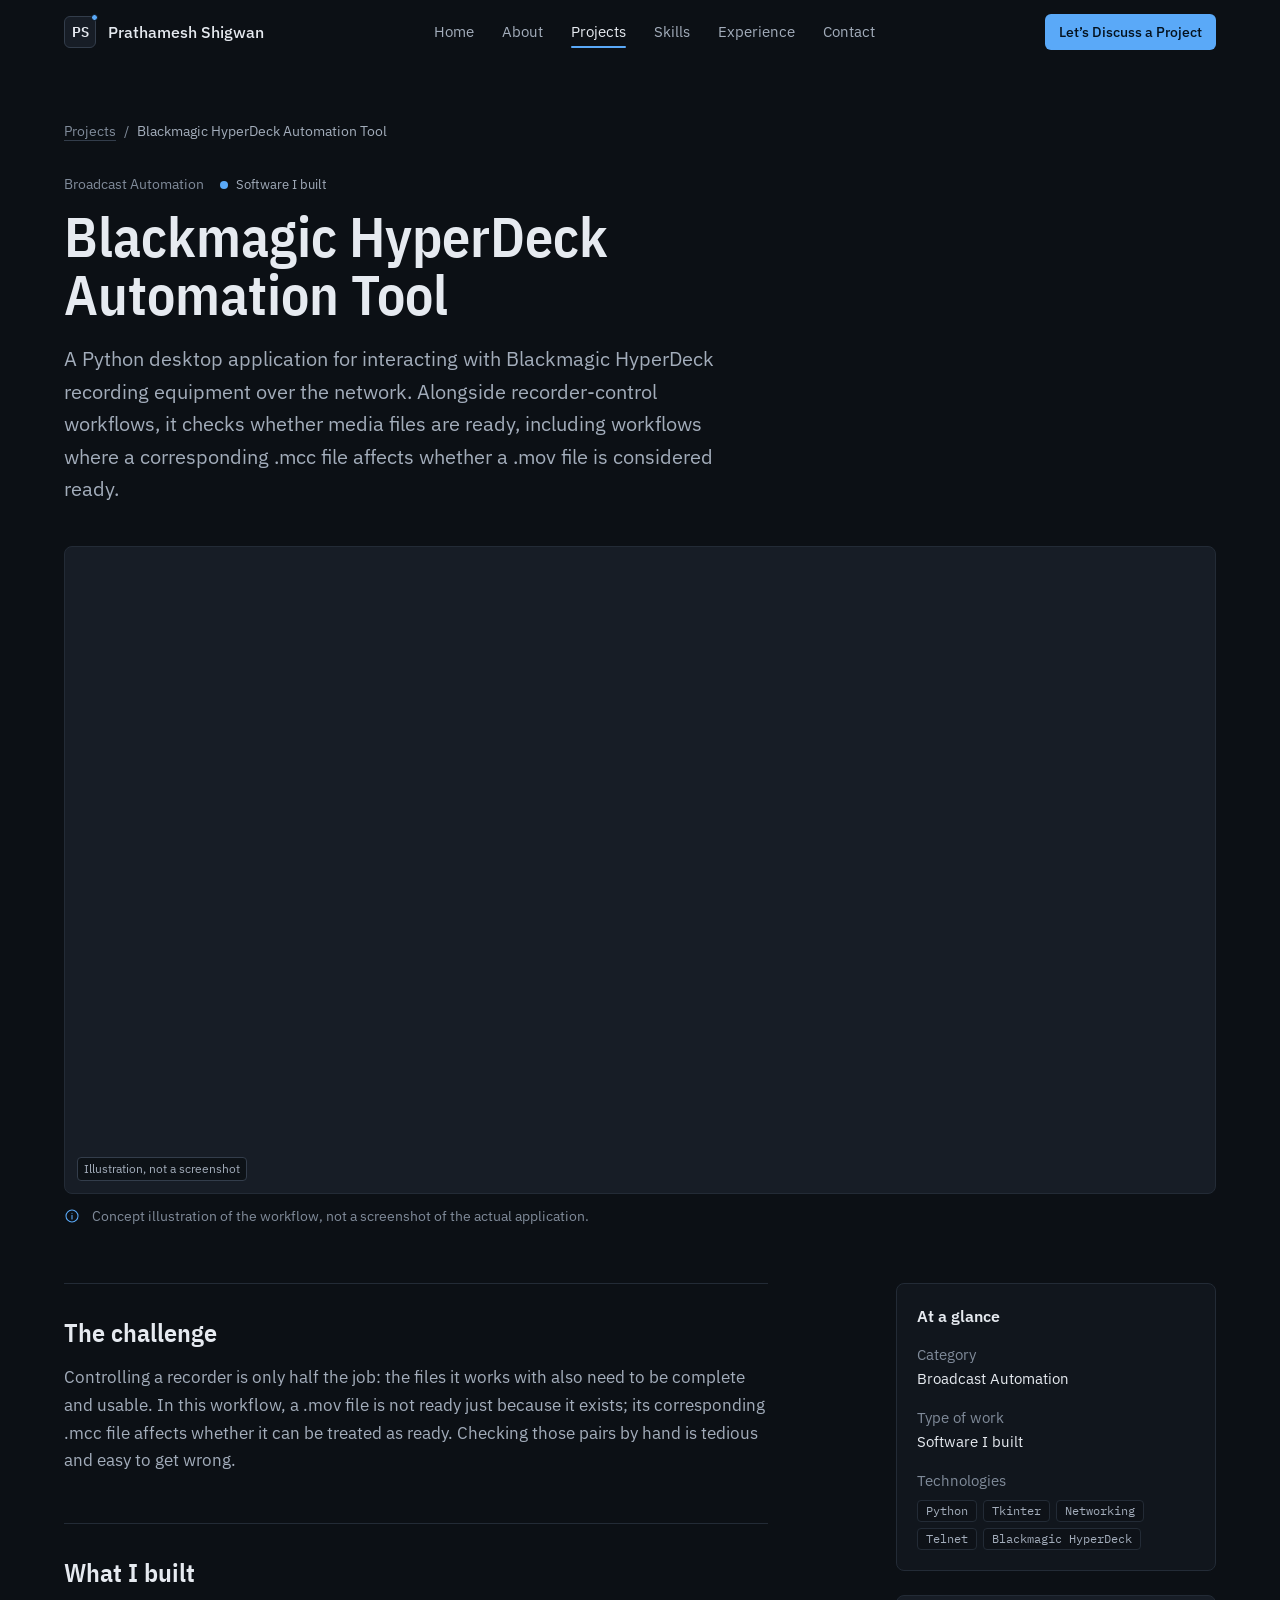
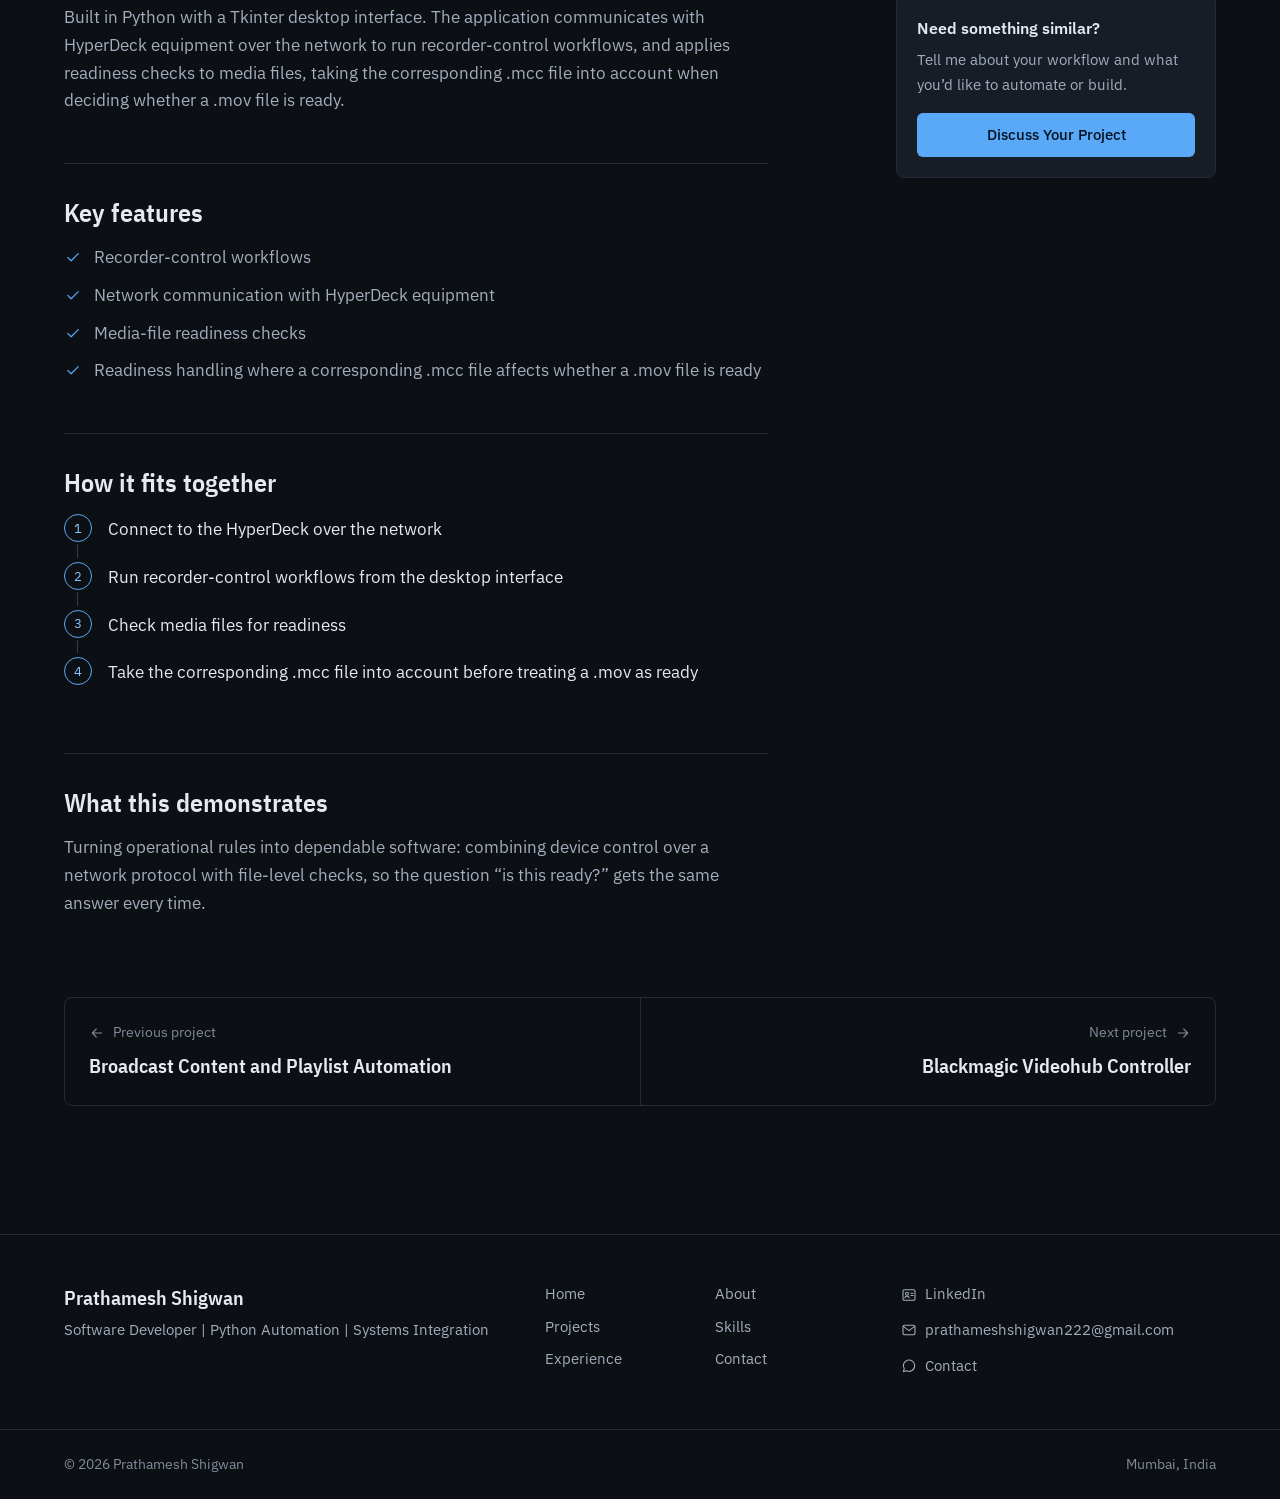
<file: projects/hyperdeck-automation-tool.html>
<!doctype html>
<html lang="en-IN">
  <head>
    <meta charset="utf-8" />
    <meta name="viewport" content="width=device-width, initial-scale=1, viewport-fit=cover" />
    <title>Blackmagic HyperDeck Automation Tool | Prathamesh Shigwan</title>
    <meta name="description" content="A Python desktop tool for Blackmagic HyperDeck recorders that pairs recorder-control workflows with media-file readiness checks." />
    <meta name="theme-color" content="#0c1015" />
    <meta name="color-scheme" content="dark" />

    <!-- Link previews (WhatsApp, LinkedIn, X) -->
    <meta property="og:type" content="website" />
    <meta property="og:locale" content="en_IN" />
    <meta property="og:site_name" content="Prathamesh Shigwan" />
    <meta property="og:title" content="Blackmagic HyperDeck Automation Tool | Prathamesh Shigwan" />
    <meta property="og:description" content="A Python desktop tool for Blackmagic HyperDeck recorders that pairs recorder-control workflows with media-file readiness checks." />
    <meta name="twitter:card" content="summary_large_image" />
    <meta name="twitter:title" content="Blackmagic HyperDeck Automation Tool | Prathamesh Shigwan" />
    <meta name="twitter:description" content="A Python desktop tool for Blackmagic HyperDeck recorders that pairs recorder-control workflows with media-file readiness checks." />
    <!-- Turned on once the site is live: see README.md, "When the site is live". -->
    <!--SITE-URL <link rel="canonical" href="https://example.com/projects/hyperdeck-automation-tool.html" /> SITE-URL-->
    <!--SITE-URL <meta property="og:url" content="https://example.com/projects/hyperdeck-automation-tool.html" /> SITE-URL-->
    <!--SITE-URL <meta property="og:image" content="https://example.com/images/og-image.png" /> SITE-URL-->
    <!--SITE-URL <meta property="og:image:width" content="1200" /> SITE-URL-->
    <!--SITE-URL <meta property="og:image:height" content="630" /> SITE-URL-->
    <!--SITE-URL <meta name="twitter:image" content="https://example.com/images/og-image.png" /> SITE-URL-->

    <link rel="icon" href="../images/favicon.ico" sizes="32x32" />
    <link rel="icon" href="../images/favicon.svg" type="image/svg+xml" />
    <link rel="apple-touch-icon" href="../images/apple-touch-icon.png" />
    <link rel="preload" href="../fonts/ibm-plex-sans-400.woff2" as="font" type="font/woff2" crossorigin />
    <link rel="preload" href="../fonts/ibm-plex-sans-condensed-600.woff2" as="font" type="font/woff2" crossorigin />
    <link rel="stylesheet" href="../css/style.css" />
    <script>document.documentElement.classList.add('js');</script>
    <script src="../js/config.js" defer></script>
    <script src="../js/main.js" defer></script>
  </head>
  <body>
    <a class="skip-link" href="#main">Skip to content</a>
    <header class="site-header" data-header>
      <div class="container header-bar">
        <a class="brand" href="../index.html">
          <span class="monogram" aria-hidden="true">PS<span class="monogram-dot"></span></span>
          <span class="brand-name">Prathamesh Shigwan</span><span class="sr-only">, home</span>
        </a>
        <nav class="nav-desktop" aria-label="Main">
          <ul>
            <li><a class="nav-link" href="../index.html">Home</a></li>
            <li><a class="nav-link" href="../about.html">About</a></li>
            <li><a class="nav-link is-active" href="../projects.html" aria-current="page">Projects</a></li>
            <li><a class="nav-link" href="../skills.html">Skills</a></li>
            <li><a class="nav-link" href="../experience.html">Experience</a></li>
            <li><a class="nav-link" href="../contact.html">Contact</a></li>
          </ul>
        </nav>
        <div class="header-actions">
          <a class="btn btn-primary btn-sm header-cta" href="../contact.html">Let’s Discuss a Project</a>
          <button class="menu-toggle" type="button" aria-expanded="false" aria-controls="mobile-menu" data-menu-toggle>
            <span class="menu-icon-open"><svg viewBox="0 0 24 24" fill="none" stroke="currentColor" stroke-width="1.6" stroke-linecap="round" stroke-linejoin="round" aria-hidden="true" focusable="false" class="icon"><path d="M4 7h16M4 12h16M4 17h16"></path></svg></span>
            <span class="menu-icon-close"><svg viewBox="0 0 24 24" fill="none" stroke="currentColor" stroke-width="1.6" stroke-linecap="round" stroke-linejoin="round" aria-hidden="true" focusable="false" class="icon"><path d="M6 6l12 12M18 6 6 18"></path></svg></span>
            <span class="sr-only" data-menu-label>Open menu</span>
          </button>
        </div>
      </div>
      <div class="mobile-menu" id="mobile-menu" hidden>
        <nav class="container" aria-label="Menu">
          <ul>
            <li><a class="mobile-link" href="../index.html">Home</a></li>
            <li><a class="mobile-link" href="../about.html">About</a></li>
            <li><a class="mobile-link is-active" href="../projects.html" aria-current="page">Projects<span class="mobile-current">Current page</span></a></li>
            <li><a class="mobile-link" href="../skills.html">Skills</a></li>
            <li><a class="mobile-link" href="../experience.html">Experience</a></li>
            <li><a class="mobile-link" href="../contact.html">Contact</a></li>
          </ul>
          <a class="btn btn-primary btn-lg btn-block mobile-cta" href="../contact.html">Let’s Discuss a Project</a>
        </nav>
      </div>
    </header>
    <div class="menu-backdrop" data-menu-backdrop hidden></div>
    <main id="main" tabindex="-1">
      <article>
        <header class="container case-header">
          <nav aria-label="Breadcrumb">
            <ol class="breadcrumb">
              <li><a href="../projects.html">Projects</a></li>
              <li aria-hidden="true">/</li>
              <li aria-current="page">Blackmagic HyperDeck Automation Tool</li>
            </ol>
          </nav>
          <p class="case-meta"><span>Broadcast Automation</span><span class="kind-badge"><span class="kind-dot kind-dot--built" aria-hidden="true"></span>Software I built</span></p>
          <h1 class="case-title">Blackmagic HyperDeck Automation Tool</h1>
          <p class="case-overview">A Python desktop application for interacting with Blackmagic HyperDeck recording equipment over the network. Alongside recorder-control workflows, it checks whether media files are ready, including workflows where a corresponding .mcc file affects whether a .mov file is considered ready.</p><div class="case-actions">
            <!-- When the code or a demo is public, replace the marker below with:
                 <a class="btn btn-secondary btn-md" href="https://github.com/…" target="_blank" rel="noopener noreferrer">View code on GitHub<span class="sr-only"> (opens in a new tab)</span></a>
                 <a class="btn btn-secondary btn-md" href="https://…" target="_blank" rel="noopener noreferrer">Open live demo<span class="sr-only"> (opens in a new tab)</span></a> -->

          </div>
        </header>

        <figure class="container case-figure">
          <div class="case-visual case-visual--wide"><a class="shot shot-link" href="../images/projects/hyperdeck-automation-tool-1600.webp"><img src="../images/projects/hyperdeck-automation-tool-1600.webp" srcset="../images/projects/hyperdeck-automation-tool-800.webp 800w, ../images/projects/hyperdeck-automation-tool-1600.webp 1600w" sizes="(min-width: 76rem) 72rem, calc(100vw - 2.5rem)" width="1600" height="900" alt="Illustration of the HyperDeck tool: recorder controls, a media file list pairing each .mov with its .mcc file, and a system log, beside a HyperDeck recorder." loading="eager" fetchpriority="high" decoding="async" /><span class="shot-label">Illustration, not a screenshot</span><span class="sr-only"> (opens the full-size image)</span></a></div>
          <figcaption class="figure-note"><svg viewBox="0 0 24 24" fill="none" stroke="currentColor" stroke-width="1.6" stroke-linecap="round" stroke-linejoin="round" aria-hidden="true" focusable="false" class="icon"><circle cx="12" cy="12" r="9"></circle><path d="M12 11v5.5M12 7.75v.01"></path></svg><span>Concept illustration of the workflow, not a screenshot of the actual application.</span> </figcaption>
        </figure>

        <div class="container case-layout">
          <div class="case-main">
            <section class="case-block">
              <h2>The challenge</h2>
              <div class="case-block-body">
                <p>Controlling a recorder is only half the job: the files it works with also need to be complete and usable. In this workflow, a .mov file is not ready just because it exists; its corresponding .mcc file affects whether it can be treated as ready. Checking those pairs by hand is tedious and easy to get wrong.</p>
              </div>
            </section>
            <section class="case-block">
              <h2>What I built</h2>
              <div class="case-block-body">
                <p>Built in Python with a Tkinter desktop interface. The application communicates with HyperDeck equipment over the network to run recorder-control workflows, and applies readiness checks to media files, taking the corresponding .mcc file into account when deciding whether a .mov file is ready.</p>
              </div>
            </section>
            <section class="case-block">
              <h2>Key features</h2>
              <div class="case-block-body">
                <ul class="feature-list">
                  <li><svg viewBox="0 0 24 24" fill="none" stroke="currentColor" stroke-width="1.6" stroke-linecap="round" stroke-linejoin="round" aria-hidden="true" focusable="false" class="icon"><path d="M5 12.5l4.5 4.5L19 7.5"></path></svg><span>Recorder-control workflows</span></li>
                  <li><svg viewBox="0 0 24 24" fill="none" stroke="currentColor" stroke-width="1.6" stroke-linecap="round" stroke-linejoin="round" aria-hidden="true" focusable="false" class="icon"><path d="M5 12.5l4.5 4.5L19 7.5"></path></svg><span>Network communication with HyperDeck equipment</span></li>
                  <li><svg viewBox="0 0 24 24" fill="none" stroke="currentColor" stroke-width="1.6" stroke-linecap="round" stroke-linejoin="round" aria-hidden="true" focusable="false" class="icon"><path d="M5 12.5l4.5 4.5L19 7.5"></path></svg><span>Media-file readiness checks</span></li>
                  <li><svg viewBox="0 0 24 24" fill="none" stroke="currentColor" stroke-width="1.6" stroke-linecap="round" stroke-linejoin="round" aria-hidden="true" focusable="false" class="icon"><path d="M5 12.5l4.5 4.5L19 7.5"></path></svg><span>Readiness handling where a corresponding .mcc file affects whether a .mov file is ready</span></li>
                </ul>
              </div>
            </section>
            <section class="case-block">
              <h2>How it fits together</h2>
              <div class="case-block-body">
                <ol class="flow-steps">
                  <li><span class="flow-index" aria-hidden="true">1</span><span>Connect to the HyperDeck over the network</span></li>
                  <li><span class="flow-index" aria-hidden="true">2</span><span>Run recorder-control workflows from the desktop interface</span></li>
                  <li><span class="flow-index" aria-hidden="true">3</span><span>Check media files for readiness</span></li>
                  <li><span class="flow-index" aria-hidden="true">4</span><span>Take the corresponding .mcc file into account before treating a .mov as ready</span></li>
                </ol>
              </div>
            </section>
            <section class="case-block">
              <h2>What this demonstrates</h2>
              <div class="case-block-body">
                <p>Turning operational rules into dependable software: combining device control over a network protocol with file-level checks, so the question “is this ready?” gets the same answer every time.</p>
              </div>
            </section>
          </div>

          <aside class="case-aside">
            <section class="card" aria-labelledby="glance-title">
              <h2 class="card-title" id="glance-title">At a glance</h2>
              <dl class="glance-list">
                <div>
                  <dt>Category</dt>
                  <dd>Broadcast Automation</dd>
                </div>
                <div>
                  <dt>Type of work</dt>
                  <dd>Software I built</dd>
                </div>
                <div>
                  <dt>Technologies</dt>
                  <dd class="dd-list"><ul class="tech-list" aria-label="Technologies">
                    <li>Python</li>
                    <li>Tkinter</li>
                    <li>Networking</li>
                    <li>Telnet</li>
                    <li>Blackmagic HyperDeck</li>
                  </ul></dd>
                </div>
              </dl>
              <!-- To add context, insert a <div><dt>Context</dt><dd>Personal project</dd></div> row above. -->
              <p class="card-todo"></p>
            </section>
            <section class="card card--raised" aria-labelledby="similar-title">
              <h2 class="card-title" id="similar-title">Need something similar?</h2>
              <p class="card-text">Tell me about your workflow and what you’d like to automate or build.</p>
              <a class="btn btn-primary btn-md btn-block" href="../contact.html?type=python">Discuss Your Project</a>
            </section>
          </aside>
        </div>

        <nav class="container more-projects" aria-label="More projects">
          <ul>
            <li>
              <a href="broadcast-content-playlist-automation.html">
                <span class="more-label"><svg viewBox="0 0 24 24" fill="none" stroke="currentColor" stroke-width="1.6" stroke-linecap="round" stroke-linejoin="round" aria-hidden="true" focusable="false" class="icon"><path d="M19 12H5M11 6l-6 6 6 6"></path></svg>Previous project</span>
                <span class="more-title">Broadcast Content and Playlist Automation</span>
              </a>
            </li>
            <li>
              <a class="more-next" href="videohub-controller.html">
                <span class="more-label">Next project<svg viewBox="0 0 24 24" fill="none" stroke="currentColor" stroke-width="1.6" stroke-linecap="round" stroke-linejoin="round" aria-hidden="true" focusable="false" class="icon"><path d="M5 12h14M13 6l6 6-6 6"></path></svg></span>
                <span class="more-title">Blackmagic Videohub Controller</span>
              </a>
            </li>
          </ul>
        </nav>
      </article>
    </main>
    <footer class="site-footer">
      <div class="container footer-grid">
        <div>
          <p class="footer-name">Prathamesh Shigwan</p>
          <p class="footer-headline">Software Developer | Python Automation | Systems Integration</p>
        </div>
        <nav aria-label="Footer">
          <ul class="footer-nav">
            <li><a href="../index.html">Home</a></li>
            <li><a href="../about.html">About</a></li>
            <li><a href="../projects.html">Projects</a></li>
            <li><a href="../skills.html">Skills</a></li>
            <li><a href="../experience.html">Experience</a></li>
            <li><a href="../contact.html">Contact</a></li>
          </ul>
        </nav>
        <ul class="footer-links">
          <li data-config-item="github" hidden>
            <a data-config-link="github"><svg viewBox="0 0 24 24" fill="none" stroke="currentColor" stroke-width="1.6" stroke-linecap="round" stroke-linejoin="round" aria-hidden="true" focusable="false" class="icon"><path d="m8 8-4 4 4 4M16 8l4 4-4 4M13.5 5l-3 14"></path></svg>GitHub</a>
          </li>
          <li data-config-missing="github" hidden></li>
          <li data-config-item="linkedin" hidden>
            <a data-config-link="linkedin"><svg viewBox="0 0 24 24" fill="none" stroke="currentColor" stroke-width="1.6" stroke-linecap="round" stroke-linejoin="round" aria-hidden="true" focusable="false" class="icon"><rect x="3" y="4" width="18" height="16" rx="2"></rect><circle cx="9" cy="10" r="2.25"></circle><path d="M5.75 16.25c.55-1.7 1.75-2.6 3.25-2.6s2.7.9 3.25 2.6M14.75 9.25h3.5M14.75 12.75h3.5"></path></svg>LinkedIn</a>
          </li>
          <li data-config-missing="linkedin" hidden></li>
          <li data-config-item="email" hidden>
            <a data-config-link="email"><svg viewBox="0 0 24 24" fill="none" stroke="currentColor" stroke-width="1.6" stroke-linecap="round" stroke-linejoin="round" aria-hidden="true" focusable="false" class="icon"><rect x="3" y="5" width="18" height="14" rx="2"></rect><path d="m4 7 8 6 8-6"></path></svg><span data-config-text="email"></span></a>
          </li>
          <li>
            <a href="../contact.html"><svg viewBox="0 0 24 24" fill="none" stroke="currentColor" stroke-width="1.6" stroke-linecap="round" stroke-linejoin="round" aria-hidden="true" focusable="false" class="icon"><path d="M20.5 11.5a8.5 8.5 0 0 1-12.4 7.6L3.5 20.5l1.4-4.3A8.5 8.5 0 1 1 20.5 11.5Z"></path></svg>Contact</a>
          </li>
        </ul>
      </div>
      <div class="footer-bottom">
        <div class="container footer-bottom-inner">
          <p>© <span data-year>2026</span> Prathamesh Shigwan</p>
          <p>Mumbai, India</p>
        </div>
      </div>
    </footer>
  </body>
</html>
</file>
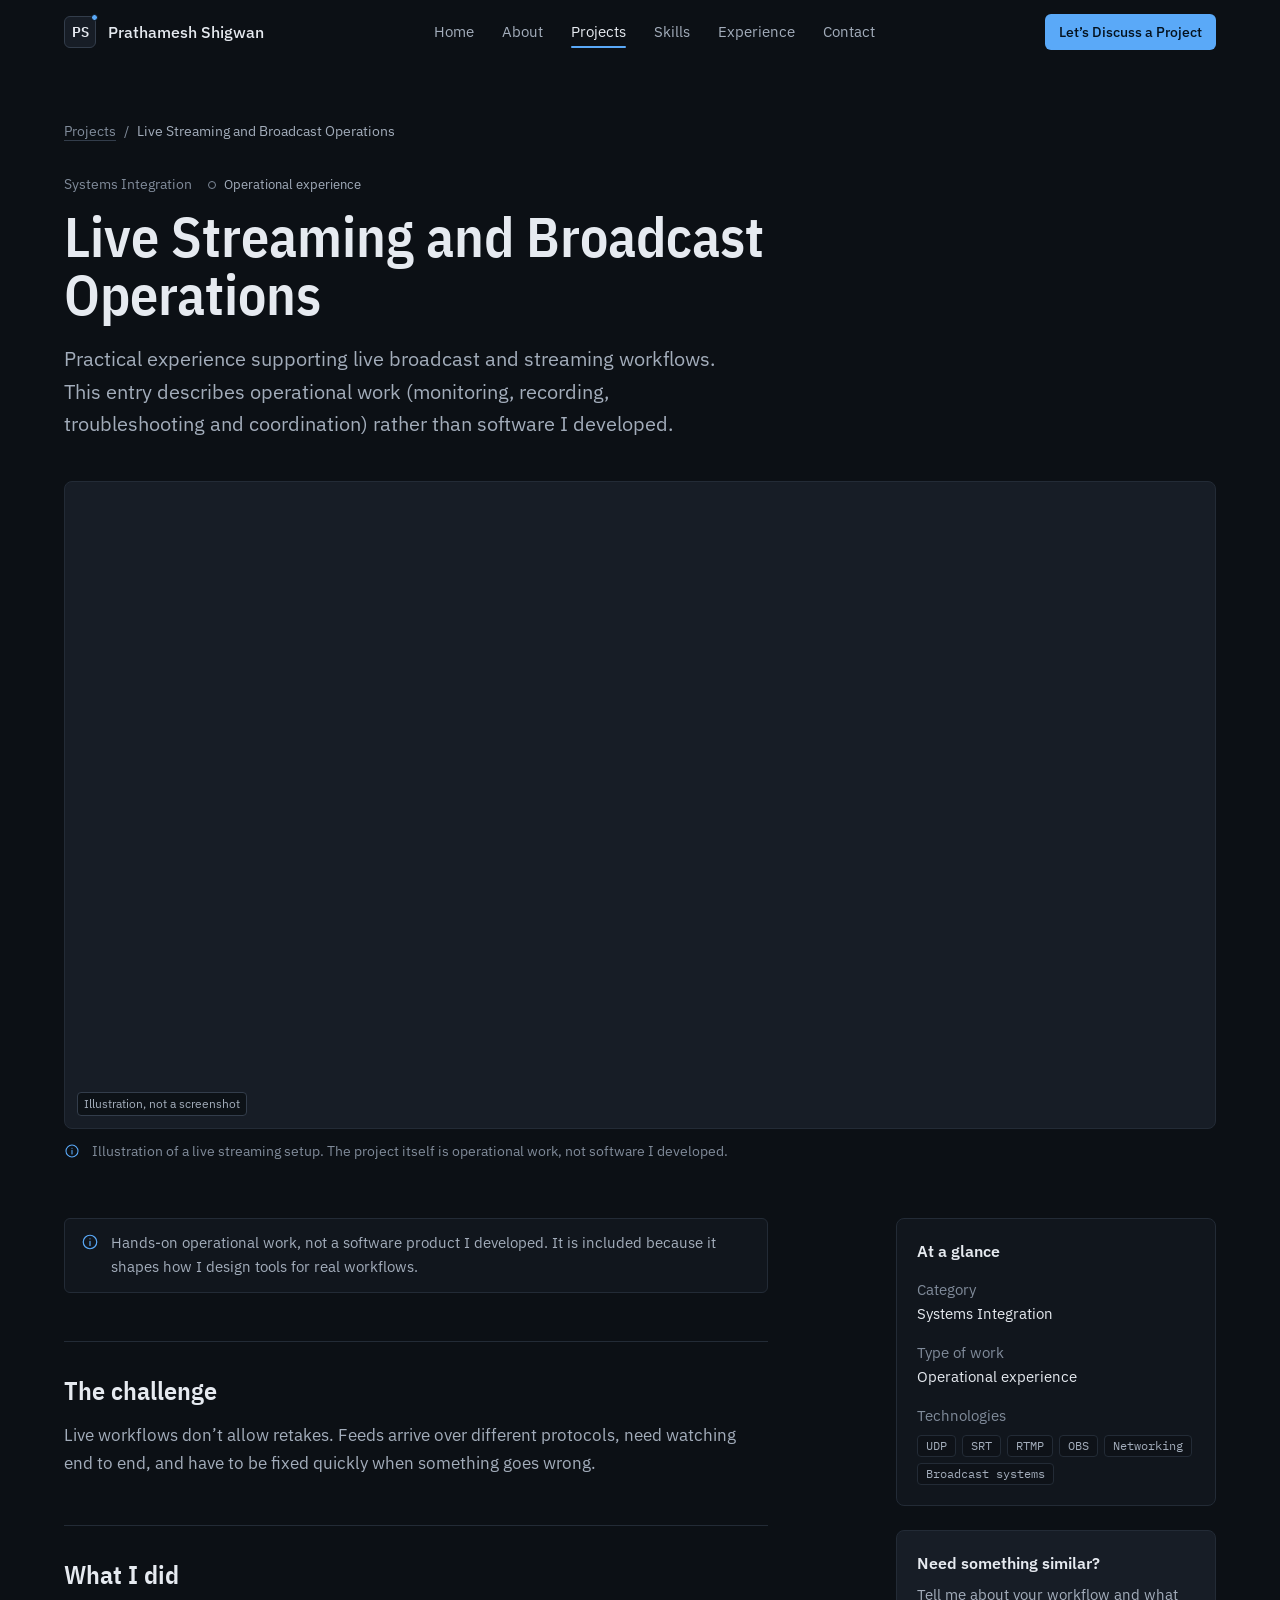
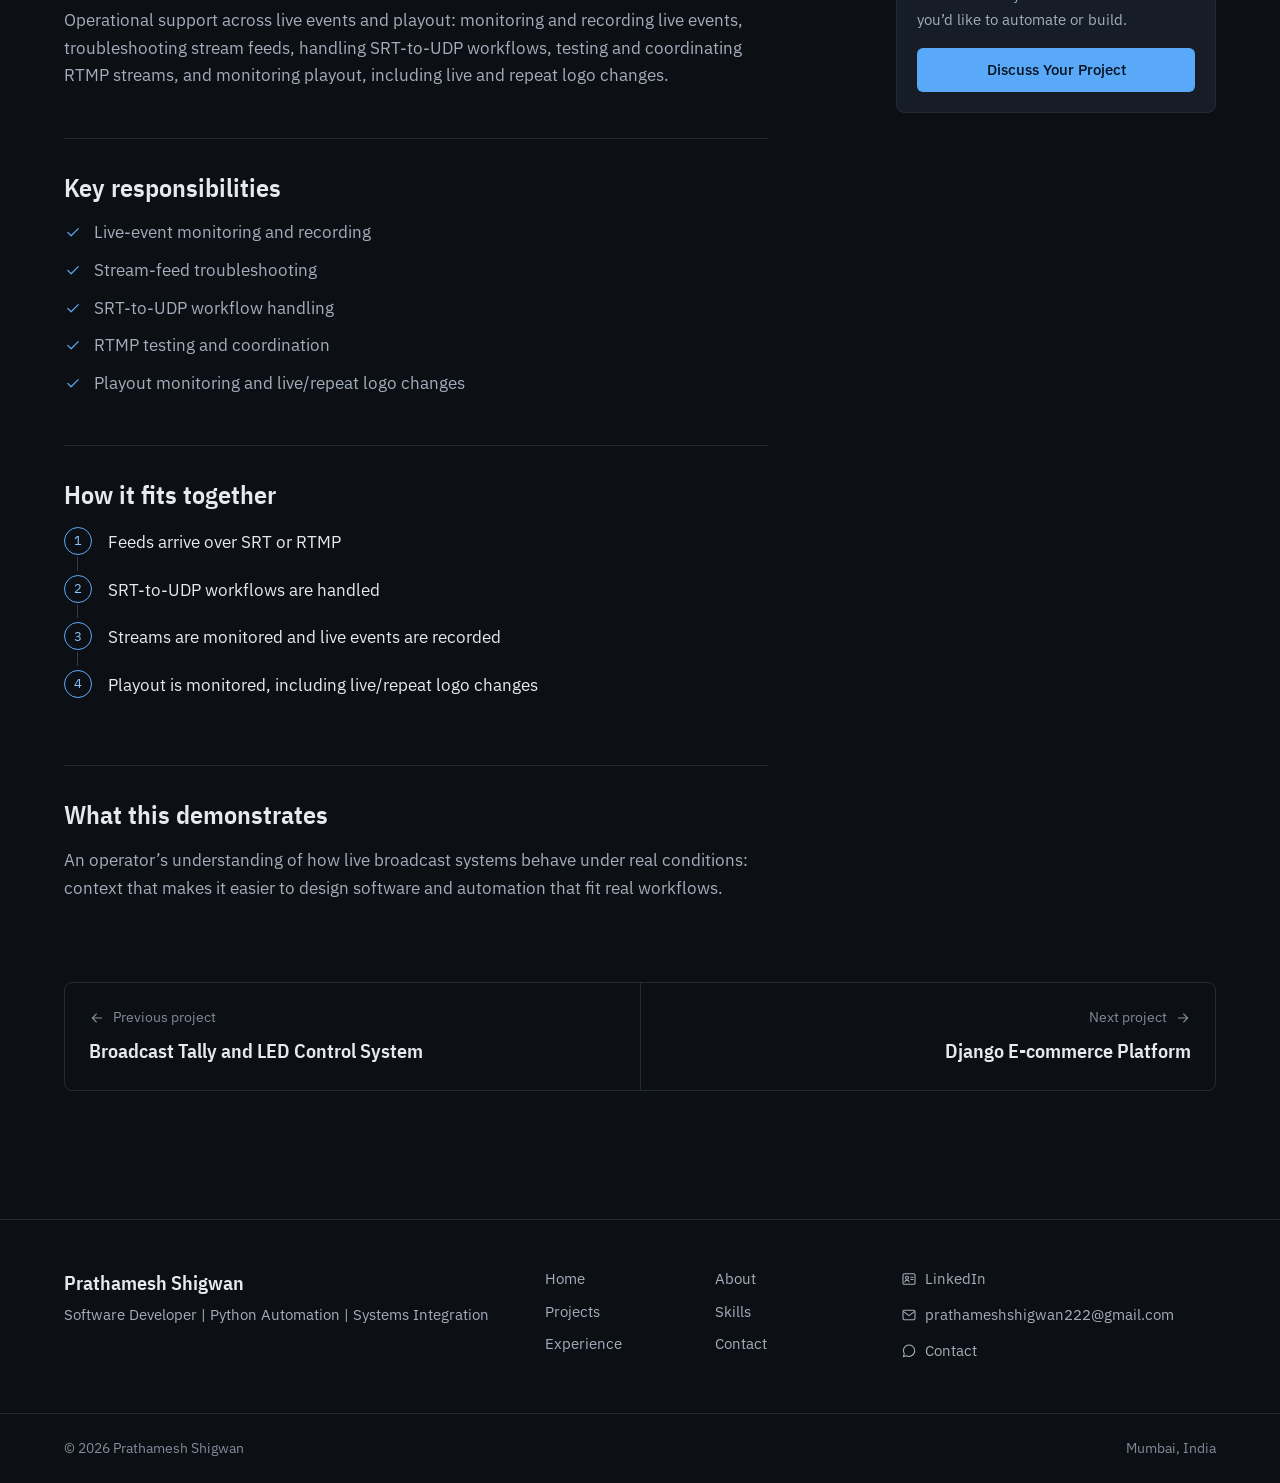
<file: projects/live-streaming-broadcast-operations.html>
<!doctype html>
<html lang="en-IN">
  <head>
    <meta charset="utf-8" />
    <meta name="viewport" content="width=device-width, initial-scale=1, viewport-fit=cover" />
    <title>Live Streaming and Broadcast Operations | Prathamesh Shigwan</title>
    <meta name="description" content="Hands-on operational experience supporting live broadcast and streaming workflows: event monitoring and recording, feed troubleshooting, SRT, UDP and RTMP." />
    <meta name="theme-color" content="#0c1015" />
    <meta name="color-scheme" content="dark" />

    <!-- Link previews (WhatsApp, LinkedIn, X) -->
    <meta property="og:type" content="website" />
    <meta property="og:locale" content="en_IN" />
    <meta property="og:site_name" content="Prathamesh Shigwan" />
    <meta property="og:title" content="Live Streaming and Broadcast Operations | Prathamesh Shigwan" />
    <meta property="og:description" content="Hands-on operational experience supporting live broadcast and streaming workflows: event monitoring and recording, feed troubleshooting, SRT, UDP and RTMP." />
    <meta name="twitter:card" content="summary_large_image" />
    <meta name="twitter:title" content="Live Streaming and Broadcast Operations | Prathamesh Shigwan" />
    <meta name="twitter:description" content="Hands-on operational experience supporting live broadcast and streaming workflows: event monitoring and recording, feed troubleshooting, SRT, UDP and RTMP." />
    <!-- Turned on once the site is live: see README.md, "When the site is live". -->
    <!--SITE-URL <link rel="canonical" href="https://example.com/projects/live-streaming-broadcast-operations.html" /> SITE-URL-->
    <!--SITE-URL <meta property="og:url" content="https://example.com/projects/live-streaming-broadcast-operations.html" /> SITE-URL-->
    <!--SITE-URL <meta property="og:image" content="https://example.com/images/og-image.png" /> SITE-URL-->
    <!--SITE-URL <meta property="og:image:width" content="1200" /> SITE-URL-->
    <!--SITE-URL <meta property="og:image:height" content="630" /> SITE-URL-->
    <!--SITE-URL <meta name="twitter:image" content="https://example.com/images/og-image.png" /> SITE-URL-->

    <link rel="icon" href="../images/favicon.ico" sizes="32x32" />
    <link rel="icon" href="../images/favicon.svg" type="image/svg+xml" />
    <link rel="apple-touch-icon" href="../images/apple-touch-icon.png" />
    <link rel="preload" href="../fonts/ibm-plex-sans-400.woff2" as="font" type="font/woff2" crossorigin />
    <link rel="preload" href="../fonts/ibm-plex-sans-condensed-600.woff2" as="font" type="font/woff2" crossorigin />
    <link rel="stylesheet" href="../css/style.css" />
    <script>document.documentElement.classList.add('js');</script>
    <script src="../js/config.js" defer></script>
    <script src="../js/main.js" defer></script>
  </head>
  <body>
    <a class="skip-link" href="#main">Skip to content</a>
    <header class="site-header" data-header>
      <div class="container header-bar">
        <a class="brand" href="../index.html">
          <span class="monogram" aria-hidden="true">PS<span class="monogram-dot"></span></span>
          <span class="brand-name">Prathamesh Shigwan</span><span class="sr-only">, home</span>
        </a>
        <nav class="nav-desktop" aria-label="Main">
          <ul>
            <li><a class="nav-link" href="../index.html">Home</a></li>
            <li><a class="nav-link" href="../about.html">About</a></li>
            <li><a class="nav-link is-active" href="../projects.html" aria-current="page">Projects</a></li>
            <li><a class="nav-link" href="../skills.html">Skills</a></li>
            <li><a class="nav-link" href="../experience.html">Experience</a></li>
            <li><a class="nav-link" href="../contact.html">Contact</a></li>
          </ul>
        </nav>
        <div class="header-actions">
          <a class="btn btn-primary btn-sm header-cta" href="../contact.html">Let’s Discuss a Project</a>
          <button class="menu-toggle" type="button" aria-expanded="false" aria-controls="mobile-menu" data-menu-toggle>
            <span class="menu-icon-open"><svg viewBox="0 0 24 24" fill="none" stroke="currentColor" stroke-width="1.6" stroke-linecap="round" stroke-linejoin="round" aria-hidden="true" focusable="false" class="icon"><path d="M4 7h16M4 12h16M4 17h16"></path></svg></span>
            <span class="menu-icon-close"><svg viewBox="0 0 24 24" fill="none" stroke="currentColor" stroke-width="1.6" stroke-linecap="round" stroke-linejoin="round" aria-hidden="true" focusable="false" class="icon"><path d="M6 6l12 12M18 6 6 18"></path></svg></span>
            <span class="sr-only" data-menu-label>Open menu</span>
          </button>
        </div>
      </div>
      <div class="mobile-menu" id="mobile-menu" hidden>
        <nav class="container" aria-label="Menu">
          <ul>
            <li><a class="mobile-link" href="../index.html">Home</a></li>
            <li><a class="mobile-link" href="../about.html">About</a></li>
            <li><a class="mobile-link is-active" href="../projects.html" aria-current="page">Projects<span class="mobile-current">Current page</span></a></li>
            <li><a class="mobile-link" href="../skills.html">Skills</a></li>
            <li><a class="mobile-link" href="../experience.html">Experience</a></li>
            <li><a class="mobile-link" href="../contact.html">Contact</a></li>
          </ul>
          <a class="btn btn-primary btn-lg btn-block mobile-cta" href="../contact.html">Let’s Discuss a Project</a>
        </nav>
      </div>
    </header>
    <div class="menu-backdrop" data-menu-backdrop hidden></div>
    <main id="main" tabindex="-1">
      <article>
        <header class="container case-header">
          <nav aria-label="Breadcrumb">
            <ol class="breadcrumb">
              <li><a href="../projects.html">Projects</a></li>
              <li aria-hidden="true">/</li>
              <li aria-current="page">Live Streaming and Broadcast Operations</li>
            </ol>
          </nav>
          <p class="case-meta"><span>Systems Integration</span><span class="kind-badge"><span class="kind-dot kind-dot--operations" aria-hidden="true"></span>Operational experience</span></p>
          <h1 class="case-title">Live Streaming and Broadcast Operations</h1>
          <p class="case-overview">Practical experience supporting live broadcast and streaming workflows. This entry describes operational work (monitoring, recording, troubleshooting and coordination) rather than software I developed.</p>
        </header>

        <figure class="container case-figure">
          <div class="case-visual case-visual--wide"><a class="shot shot-link" href="../images/projects/live-streaming-broadcast-operations-1600.webp"><img src="../images/projects/live-streaming-broadcast-operations-1600.webp" srcset="../images/projects/live-streaming-broadcast-operations-800.webp 800w, ../images/projects/live-streaming-broadcast-operations-1600.webp 1600w" sizes="(min-width: 76rem) 72rem, calc(100vw - 2.5rem)" width="1600" height="900" alt="Illustration of a live streaming control room: programme preview, multiview, audio levels, stream status and SRT to UDP settings." loading="eager" fetchpriority="high" decoding="async" /><span class="shot-label">Illustration, not a screenshot</span><span class="sr-only"> (opens the full-size image)</span></a></div>
          <figcaption class="figure-note"><svg viewBox="0 0 24 24" fill="none" stroke="currentColor" stroke-width="1.6" stroke-linecap="round" stroke-linejoin="round" aria-hidden="true" focusable="false" class="icon"><circle cx="12" cy="12" r="9"></circle><path d="M12 11v5.5M12 7.75v.01"></path></svg><span>Illustration of a live streaming setup. The project itself is operational work, not software I developed.</span></figcaption>
        </figure>

        <div class="container case-layout">
          <div class="case-main">
            <p class="info-note">
              <svg viewBox="0 0 24 24" fill="none" stroke="currentColor" stroke-width="1.6" stroke-linecap="round" stroke-linejoin="round" aria-hidden="true" focusable="false" class="icon"><circle cx="12" cy="12" r="9"></circle><path d="M12 11v5.5M12 7.75v.01"></path></svg>
              <span>Hands-on operational work, not a software product I developed. It is included because it shapes how I design tools for real workflows.</span>
            </p>
            <section class="case-block">
              <h2>The challenge</h2>
              <div class="case-block-body">
                <p>Live workflows don’t allow retakes. Feeds arrive over different protocols, need watching end to end, and have to be fixed quickly when something goes wrong.</p>
              </div>
            </section>
            <section class="case-block">
              <h2>What I did</h2>
              <div class="case-block-body">
                <p>Operational support across live events and playout: monitoring and recording live events, troubleshooting stream feeds, handling SRT-to-UDP workflows, testing and coordinating RTMP streams, and monitoring playout, including live and repeat logo changes.</p>
              </div>
            </section>
            <section class="case-block">
              <h2>Key responsibilities</h2>
              <div class="case-block-body">
                <ul class="feature-list">
                  <li><svg viewBox="0 0 24 24" fill="none" stroke="currentColor" stroke-width="1.6" stroke-linecap="round" stroke-linejoin="round" aria-hidden="true" focusable="false" class="icon"><path d="M5 12.5l4.5 4.5L19 7.5"></path></svg><span>Live-event monitoring and recording</span></li>
                  <li><svg viewBox="0 0 24 24" fill="none" stroke="currentColor" stroke-width="1.6" stroke-linecap="round" stroke-linejoin="round" aria-hidden="true" focusable="false" class="icon"><path d="M5 12.5l4.5 4.5L19 7.5"></path></svg><span>Stream-feed troubleshooting</span></li>
                  <li><svg viewBox="0 0 24 24" fill="none" stroke="currentColor" stroke-width="1.6" stroke-linecap="round" stroke-linejoin="round" aria-hidden="true" focusable="false" class="icon"><path d="M5 12.5l4.5 4.5L19 7.5"></path></svg><span>SRT-to-UDP workflow handling</span></li>
                  <li><svg viewBox="0 0 24 24" fill="none" stroke="currentColor" stroke-width="1.6" stroke-linecap="round" stroke-linejoin="round" aria-hidden="true" focusable="false" class="icon"><path d="M5 12.5l4.5 4.5L19 7.5"></path></svg><span>RTMP testing and coordination</span></li>
                  <li><svg viewBox="0 0 24 24" fill="none" stroke="currentColor" stroke-width="1.6" stroke-linecap="round" stroke-linejoin="round" aria-hidden="true" focusable="false" class="icon"><path d="M5 12.5l4.5 4.5L19 7.5"></path></svg><span>Playout monitoring and live/repeat logo changes</span></li>
                </ul>
              </div>
            </section>
            <section class="case-block">
              <h2>How it fits together</h2>
              <div class="case-block-body">
                <ol class="flow-steps">
                  <li><span class="flow-index" aria-hidden="true">1</span><span>Feeds arrive over SRT or RTMP</span></li>
                  <li><span class="flow-index" aria-hidden="true">2</span><span>SRT-to-UDP workflows are handled</span></li>
                  <li><span class="flow-index" aria-hidden="true">3</span><span>Streams are monitored and live events are recorded</span></li>
                  <li><span class="flow-index" aria-hidden="true">4</span><span>Playout is monitored, including live/repeat logo changes</span></li>
                </ol>
              </div>
            </section>
            <section class="case-block">
              <h2>What this demonstrates</h2>
              <div class="case-block-body">
                <p>An operator’s understanding of how live broadcast systems behave under real conditions: context that makes it easier to design software and automation that fit real workflows.</p>
              </div>
            </section>
          </div>

          <aside class="case-aside">
            <section class="card" aria-labelledby="glance-title">
              <h2 class="card-title" id="glance-title">At a glance</h2>
              <dl class="glance-list">
                <div>
                  <dt>Category</dt>
                  <dd>Systems Integration</dd>
                </div>
                <div>
                  <dt>Type of work</dt>
                  <dd>Operational experience</dd>
                </div>
                <div>
                  <dt>Technologies</dt>
                  <dd class="dd-list"><ul class="tech-list" aria-label="Technologies">
                    <li>UDP</li>
                    <li>SRT</li>
                    <li>RTMP</li>
                    <li>OBS</li>
                    <li>Networking</li>
                    <li>Broadcast systems</li>
                  </ul></dd>
                </div>
              </dl>
              <!-- To add context, insert a <div><dt>Context</dt><dd>Personal project</dd></div> row above. -->
              <p class="card-todo"></p>
            </section>
            <section class="card card--raised" aria-labelledby="similar-title">
              <h2 class="card-title" id="similar-title">Need something similar?</h2>
              <p class="card-text">Tell me about your workflow and what you’d like to automate or build.</p>
              <a class="btn btn-primary btn-md btn-block" href="../contact.html?type=other">Discuss Your Project</a>
            </section>
          </aside>
        </div>

        <nav class="container more-projects" aria-label="More projects">
          <ul>
            <li>
              <a href="tally-led-control-system.html">
                <span class="more-label"><svg viewBox="0 0 24 24" fill="none" stroke="currentColor" stroke-width="1.6" stroke-linecap="round" stroke-linejoin="round" aria-hidden="true" focusable="false" class="icon"><path d="M19 12H5M11 6l-6 6 6 6"></path></svg>Previous project</span>
                <span class="more-title">Broadcast Tally and LED Control System</span>
              </a>
            </li>
            <li>
              <a class="more-next" href="django-ecommerce-platform.html">
                <span class="more-label">Next project<svg viewBox="0 0 24 24" fill="none" stroke="currentColor" stroke-width="1.6" stroke-linecap="round" stroke-linejoin="round" aria-hidden="true" focusable="false" class="icon"><path d="M5 12h14M13 6l6 6-6 6"></path></svg></span>
                <span class="more-title">Django E-commerce Platform</span>
              </a>
            </li>
          </ul>
        </nav>
      </article>
    </main>
    <footer class="site-footer">
      <div class="container footer-grid">
        <div>
          <p class="footer-name">Prathamesh Shigwan</p>
          <p class="footer-headline">Software Developer | Python Automation | Systems Integration</p>
        </div>
        <nav aria-label="Footer">
          <ul class="footer-nav">
            <li><a href="../index.html">Home</a></li>
            <li><a href="../about.html">About</a></li>
            <li><a href="../projects.html">Projects</a></li>
            <li><a href="../skills.html">Skills</a></li>
            <li><a href="../experience.html">Experience</a></li>
            <li><a href="../contact.html">Contact</a></li>
          </ul>
        </nav>
        <ul class="footer-links">
          <li data-config-item="github" hidden>
            <a data-config-link="github"><svg viewBox="0 0 24 24" fill="none" stroke="currentColor" stroke-width="1.6" stroke-linecap="round" stroke-linejoin="round" aria-hidden="true" focusable="false" class="icon"><path d="m8 8-4 4 4 4M16 8l4 4-4 4M13.5 5l-3 14"></path></svg>GitHub</a>
          </li>
          <li data-config-missing="github" hidden></li>
          <li data-config-item="linkedin" hidden>
            <a data-config-link="linkedin"><svg viewBox="0 0 24 24" fill="none" stroke="currentColor" stroke-width="1.6" stroke-linecap="round" stroke-linejoin="round" aria-hidden="true" focusable="false" class="icon"><rect x="3" y="4" width="18" height="16" rx="2"></rect><circle cx="9" cy="10" r="2.25"></circle><path d="M5.75 16.25c.55-1.7 1.75-2.6 3.25-2.6s2.7.9 3.25 2.6M14.75 9.25h3.5M14.75 12.75h3.5"></path></svg>LinkedIn</a>
          </li>
          <li data-config-missing="linkedin" hidden></li>
          <li data-config-item="email" hidden>
            <a data-config-link="email"><svg viewBox="0 0 24 24" fill="none" stroke="currentColor" stroke-width="1.6" stroke-linecap="round" stroke-linejoin="round" aria-hidden="true" focusable="false" class="icon"><rect x="3" y="5" width="18" height="14" rx="2"></rect><path d="m4 7 8 6 8-6"></path></svg><span data-config-text="email"></span></a>
          </li>
          <li>
            <a href="../contact.html"><svg viewBox="0 0 24 24" fill="none" stroke="currentColor" stroke-width="1.6" stroke-linecap="round" stroke-linejoin="round" aria-hidden="true" focusable="false" class="icon"><path d="M20.5 11.5a8.5 8.5 0 0 1-12.4 7.6L3.5 20.5l1.4-4.3A8.5 8.5 0 1 1 20.5 11.5Z"></path></svg>Contact</a>
          </li>
        </ul>
      </div>
      <div class="footer-bottom">
        <div class="container footer-bottom-inner">
          <p>© <span data-year>2026</span> Prathamesh Shigwan</p>
          <p>Mumbai, India</p>
        </div>
      </div>
    </footer>
  </body>
</html>
</file>
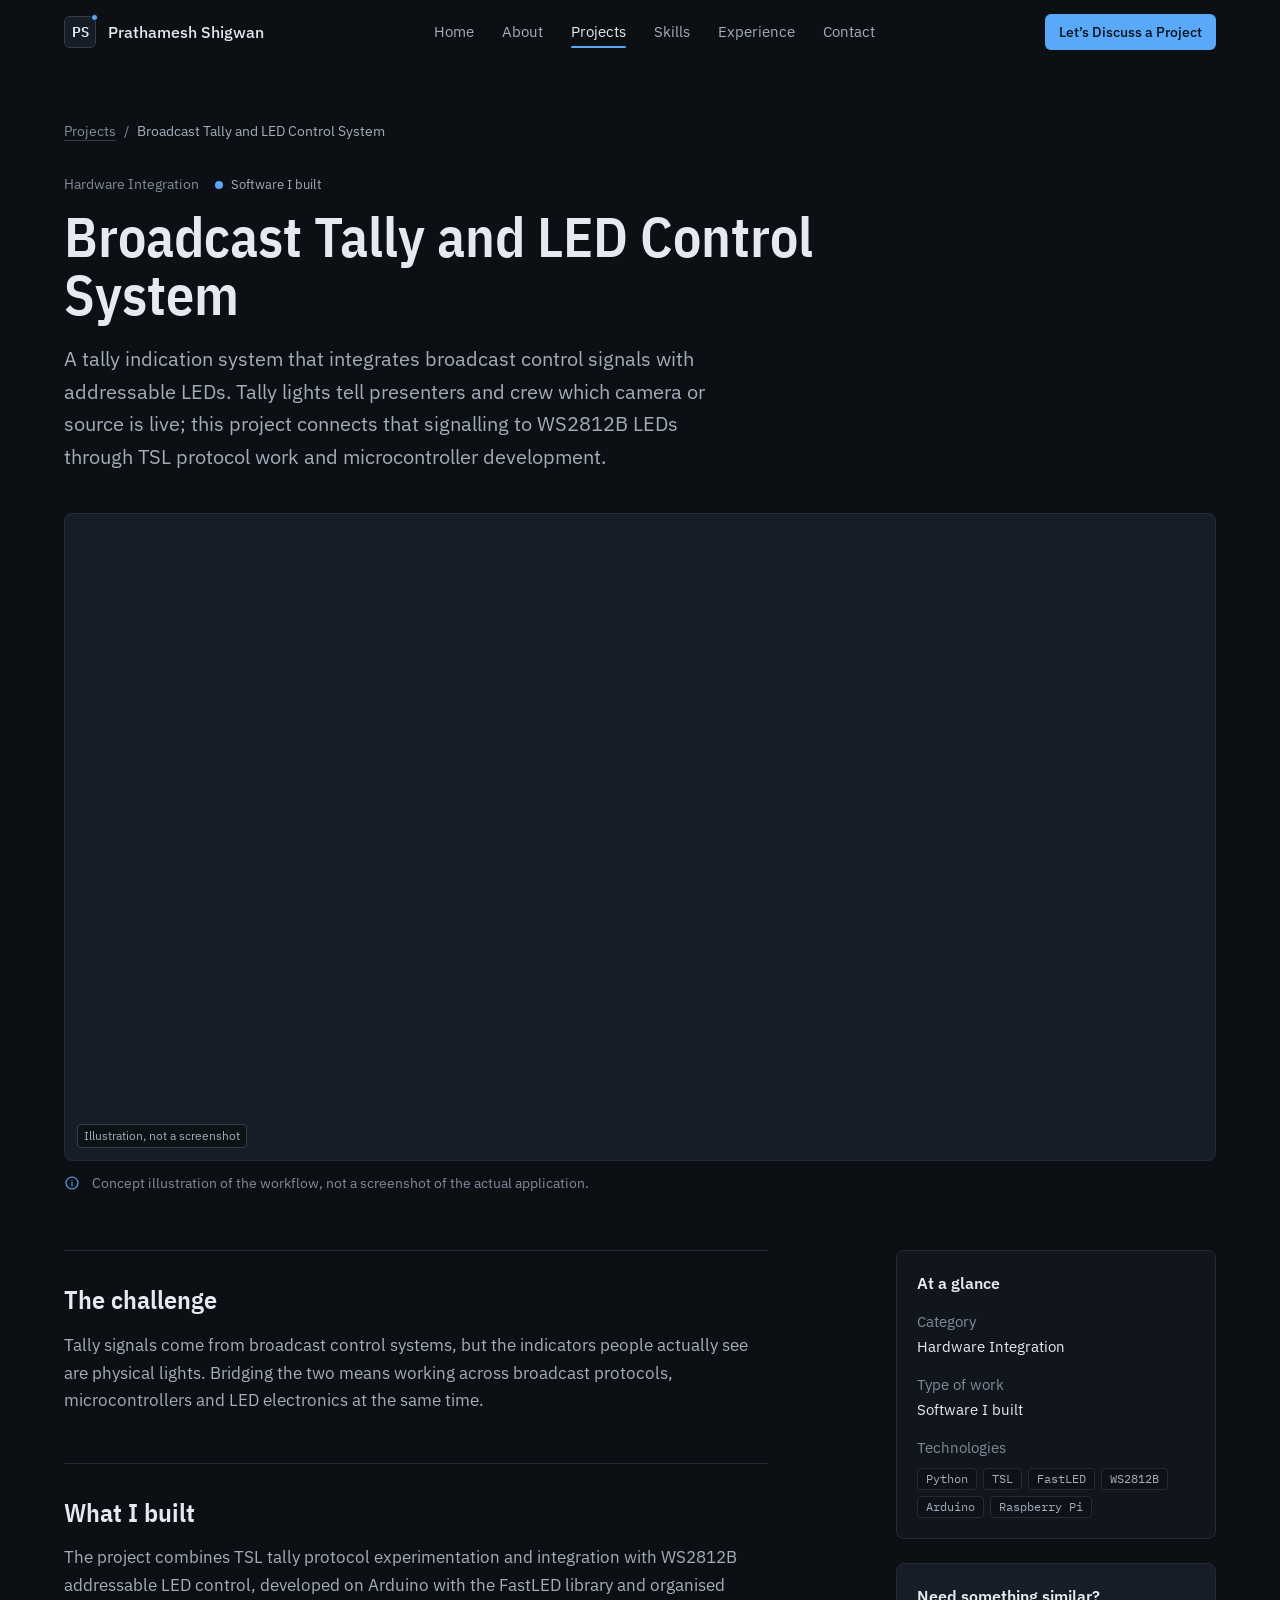
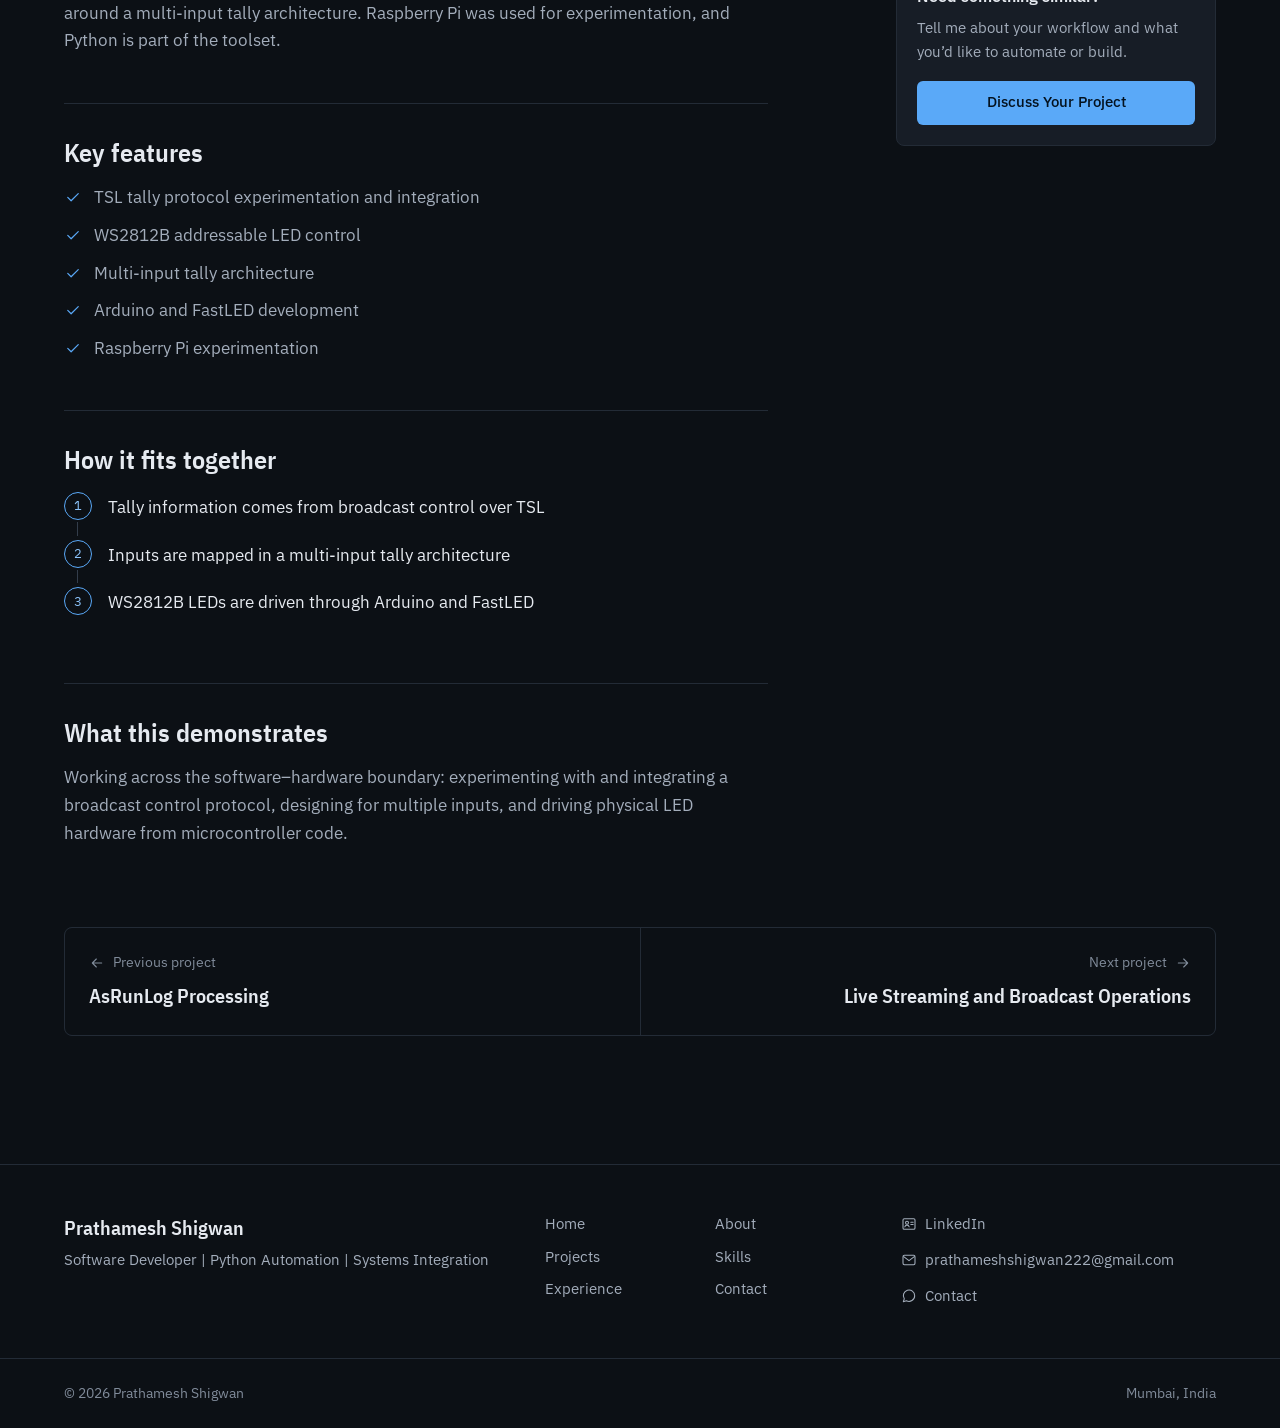
<file: projects/tally-led-control-system.html>
<!doctype html>
<html lang="en-IN">
  <head>
    <meta charset="utf-8" />
    <meta name="viewport" content="width=device-width, initial-scale=1, viewport-fit=cover" />
    <title>Broadcast Tally and LED Control System | Prathamesh Shigwan</title>
    <meta name="description" content="A tally indication system that brings broadcast control signals to WS2812B addressable LEDs, combining TSL protocol work with Arduino, FastLED and Raspberry Pi." />
    <meta name="theme-color" content="#0c1015" />
    <meta name="color-scheme" content="dark" />

    <!-- Link previews (WhatsApp, LinkedIn, X) -->
    <meta property="og:type" content="website" />
    <meta property="og:locale" content="en_IN" />
    <meta property="og:site_name" content="Prathamesh Shigwan" />
    <meta property="og:title" content="Broadcast Tally and LED Control System | Prathamesh Shigwan" />
    <meta property="og:description" content="A tally indication system that brings broadcast control signals to WS2812B addressable LEDs, combining TSL protocol work with Arduino, FastLED and Raspberry Pi." />
    <meta name="twitter:card" content="summary_large_image" />
    <meta name="twitter:title" content="Broadcast Tally and LED Control System | Prathamesh Shigwan" />
    <meta name="twitter:description" content="A tally indication system that brings broadcast control signals to WS2812B addressable LEDs, combining TSL protocol work with Arduino, FastLED and Raspberry Pi." />
    <!-- Turned on once the site is live: see README.md, "When the site is live". -->
    <!--SITE-URL <link rel="canonical" href="https://example.com/projects/tally-led-control-system.html" /> SITE-URL-->
    <!--SITE-URL <meta property="og:url" content="https://example.com/projects/tally-led-control-system.html" /> SITE-URL-->
    <!--SITE-URL <meta property="og:image" content="https://example.com/images/og-image.png" /> SITE-URL-->
    <!--SITE-URL <meta property="og:image:width" content="1200" /> SITE-URL-->
    <!--SITE-URL <meta property="og:image:height" content="630" /> SITE-URL-->
    <!--SITE-URL <meta name="twitter:image" content="https://example.com/images/og-image.png" /> SITE-URL-->

    <link rel="icon" href="../images/favicon.ico" sizes="32x32" />
    <link rel="icon" href="../images/favicon.svg" type="image/svg+xml" />
    <link rel="apple-touch-icon" href="../images/apple-touch-icon.png" />
    <link rel="preload" href="../fonts/ibm-plex-sans-400.woff2" as="font" type="font/woff2" crossorigin />
    <link rel="preload" href="../fonts/ibm-plex-sans-condensed-600.woff2" as="font" type="font/woff2" crossorigin />
    <link rel="stylesheet" href="../css/style.css" />
    <script>document.documentElement.classList.add('js');</script>
    <script src="../js/config.js" defer></script>
    <script src="../js/main.js" defer></script>
  </head>
  <body>
    <a class="skip-link" href="#main">Skip to content</a>
    <header class="site-header" data-header>
      <div class="container header-bar">
        <a class="brand" href="../index.html">
          <span class="monogram" aria-hidden="true">PS<span class="monogram-dot"></span></span>
          <span class="brand-name">Prathamesh Shigwan</span><span class="sr-only">, home</span>
        </a>
        <nav class="nav-desktop" aria-label="Main">
          <ul>
            <li><a class="nav-link" href="../index.html">Home</a></li>
            <li><a class="nav-link" href="../about.html">About</a></li>
            <li><a class="nav-link is-active" href="../projects.html" aria-current="page">Projects</a></li>
            <li><a class="nav-link" href="../skills.html">Skills</a></li>
            <li><a class="nav-link" href="../experience.html">Experience</a></li>
            <li><a class="nav-link" href="../contact.html">Contact</a></li>
          </ul>
        </nav>
        <div class="header-actions">
          <a class="btn btn-primary btn-sm header-cta" href="../contact.html">Let’s Discuss a Project</a>
          <button class="menu-toggle" type="button" aria-expanded="false" aria-controls="mobile-menu" data-menu-toggle>
            <span class="menu-icon-open"><svg viewBox="0 0 24 24" fill="none" stroke="currentColor" stroke-width="1.6" stroke-linecap="round" stroke-linejoin="round" aria-hidden="true" focusable="false" class="icon"><path d="M4 7h16M4 12h16M4 17h16"></path></svg></span>
            <span class="menu-icon-close"><svg viewBox="0 0 24 24" fill="none" stroke="currentColor" stroke-width="1.6" stroke-linecap="round" stroke-linejoin="round" aria-hidden="true" focusable="false" class="icon"><path d="M6 6l12 12M18 6 6 18"></path></svg></span>
            <span class="sr-only" data-menu-label>Open menu</span>
          </button>
        </div>
      </div>
      <div class="mobile-menu" id="mobile-menu" hidden>
        <nav class="container" aria-label="Menu">
          <ul>
            <li><a class="mobile-link" href="../index.html">Home</a></li>
            <li><a class="mobile-link" href="../about.html">About</a></li>
            <li><a class="mobile-link is-active" href="../projects.html" aria-current="page">Projects<span class="mobile-current">Current page</span></a></li>
            <li><a class="mobile-link" href="../skills.html">Skills</a></li>
            <li><a class="mobile-link" href="../experience.html">Experience</a></li>
            <li><a class="mobile-link" href="../contact.html">Contact</a></li>
          </ul>
          <a class="btn btn-primary btn-lg btn-block mobile-cta" href="../contact.html">Let’s Discuss a Project</a>
        </nav>
      </div>
    </header>
    <div class="menu-backdrop" data-menu-backdrop hidden></div>
    <main id="main" tabindex="-1">
      <article>
        <header class="container case-header">
          <nav aria-label="Breadcrumb">
            <ol class="breadcrumb">
              <li><a href="../projects.html">Projects</a></li>
              <li aria-hidden="true">/</li>
              <li aria-current="page">Broadcast Tally and LED Control System</li>
            </ol>
          </nav>
          <p class="case-meta"><span>Hardware Integration</span><span class="kind-badge"><span class="kind-dot kind-dot--built" aria-hidden="true"></span>Software I built</span></p>
          <h1 class="case-title">Broadcast Tally and LED Control System</h1>
          <p class="case-overview">A tally indication system that integrates broadcast control signals with addressable LEDs. Tally lights tell presenters and crew which camera or source is live; this project connects that signalling to WS2812B LEDs through TSL protocol work and microcontroller development.</p><div class="case-actions">
            <!-- When the code or a demo is public, replace the marker below with:
                 <a class="btn btn-secondary btn-md" href="https://github.com/…" target="_blank" rel="noopener noreferrer">View code on GitHub<span class="sr-only"> (opens in a new tab)</span></a>
                 <a class="btn btn-secondary btn-md" href="https://…" target="_blank" rel="noopener noreferrer">Open live demo<span class="sr-only"> (opens in a new tab)</span></a> -->

          </div>
        </header>

        <figure class="container case-figure">
          <div class="case-visual case-visual--wide"><a class="shot shot-link" href="../images/projects/tally-led-control-system-1600.webp"><img src="../images/projects/tally-led-control-system-1600.webp" srcset="../images/projects/tally-led-control-system-800.webp 800w, ../images/projects/tally-led-control-system-1600.webp 1600w" sizes="(min-width: 76rem) 72rem, calc(100vw - 2.5rem)" width="1600" height="900" alt="Illustration of the tally system: camera previews marked on air or preview, a grid of LED output states, LED settings, and a hardware layout from video switcher to Raspberry Pi to LED strips." loading="eager" fetchpriority="high" decoding="async" /><span class="shot-label">Illustration, not a screenshot</span><span class="sr-only"> (opens the full-size image)</span></a></div>
          <figcaption class="figure-note"><svg viewBox="0 0 24 24" fill="none" stroke="currentColor" stroke-width="1.6" stroke-linecap="round" stroke-linejoin="round" aria-hidden="true" focusable="false" class="icon"><circle cx="12" cy="12" r="9"></circle><path d="M12 11v5.5M12 7.75v.01"></path></svg><span>Concept illustration of the workflow, not a screenshot of the actual application.</span> </figcaption>
        </figure>

        <div class="container case-layout">
          <div class="case-main">
            <section class="case-block">
              <h2>The challenge</h2>
              <div class="case-block-body">
                <p>Tally signals come from broadcast control systems, but the indicators people actually see are physical lights. Bridging the two means working across broadcast protocols, microcontrollers and LED electronics at the same time.</p>
              </div>
            </section>
            <section class="case-block">
              <h2>What I built</h2>
              <div class="case-block-body">
                <p>The project combines TSL tally protocol experimentation and integration with WS2812B addressable LED control, developed on Arduino with the FastLED library and organised around a multi-input tally architecture. Raspberry Pi was used for experimentation, and Python is part of the toolset.</p>
              </div>
            </section>
            <section class="case-block">
              <h2>Key features</h2>
              <div class="case-block-body">
                <ul class="feature-list">
                  <li><svg viewBox="0 0 24 24" fill="none" stroke="currentColor" stroke-width="1.6" stroke-linecap="round" stroke-linejoin="round" aria-hidden="true" focusable="false" class="icon"><path d="M5 12.5l4.5 4.5L19 7.5"></path></svg><span>TSL tally protocol experimentation and integration</span></li>
                  <li><svg viewBox="0 0 24 24" fill="none" stroke="currentColor" stroke-width="1.6" stroke-linecap="round" stroke-linejoin="round" aria-hidden="true" focusable="false" class="icon"><path d="M5 12.5l4.5 4.5L19 7.5"></path></svg><span>WS2812B addressable LED control</span></li>
                  <li><svg viewBox="0 0 24 24" fill="none" stroke="currentColor" stroke-width="1.6" stroke-linecap="round" stroke-linejoin="round" aria-hidden="true" focusable="false" class="icon"><path d="M5 12.5l4.5 4.5L19 7.5"></path></svg><span>Multi-input tally architecture</span></li>
                  <li><svg viewBox="0 0 24 24" fill="none" stroke="currentColor" stroke-width="1.6" stroke-linecap="round" stroke-linejoin="round" aria-hidden="true" focusable="false" class="icon"><path d="M5 12.5l4.5 4.5L19 7.5"></path></svg><span>Arduino and FastLED development</span></li>
                  <li><svg viewBox="0 0 24 24" fill="none" stroke="currentColor" stroke-width="1.6" stroke-linecap="round" stroke-linejoin="round" aria-hidden="true" focusable="false" class="icon"><path d="M5 12.5l4.5 4.5L19 7.5"></path></svg><span>Raspberry Pi experimentation</span></li>
                </ul>
              </div>
            </section>
            <section class="case-block">
              <h2>How it fits together</h2>
              <div class="case-block-body">
                <ol class="flow-steps">
                  <li><span class="flow-index" aria-hidden="true">1</span><span>Tally information comes from broadcast control over TSL</span></li>
                  <li><span class="flow-index" aria-hidden="true">2</span><span>Inputs are mapped in a multi-input tally architecture</span></li>
                  <li><span class="flow-index" aria-hidden="true">3</span><span>WS2812B LEDs are driven through Arduino and FastLED</span></li>
                </ol>
              </div>
            </section>
            <section class="case-block">
              <h2>What this demonstrates</h2>
              <div class="case-block-body">
                <p>Working across the software–hardware boundary: experimenting with and integrating a broadcast control protocol, designing for multiple inputs, and driving physical LED hardware from microcontroller code.</p>
              </div>
            </section>
          </div>

          <aside class="case-aside">
            <section class="card" aria-labelledby="glance-title">
              <h2 class="card-title" id="glance-title">At a glance</h2>
              <dl class="glance-list">
                <div>
                  <dt>Category</dt>
                  <dd>Hardware Integration</dd>
                </div>
                <div>
                  <dt>Type of work</dt>
                  <dd>Software I built</dd>
                </div>
                <div>
                  <dt>Technologies</dt>
                  <dd class="dd-list"><ul class="tech-list" aria-label="Technologies">
                    <li>Python</li>
                    <li>TSL</li>
                    <li>FastLED</li>
                    <li>WS2812B</li>
                    <li>Arduino</li>
                    <li>Raspberry Pi</li>
                  </ul></dd>
                </div>
              </dl>
              <!-- To add context, insert a <div><dt>Context</dt><dd>Personal project</dd></div> row above. -->
              <p class="card-todo"></p>
            </section>
            <section class="card card--raised" aria-labelledby="similar-title">
              <h2 class="card-title" id="similar-title">Need something similar?</h2>
              <p class="card-text">Tell me about your workflow and what you’d like to automate or build.</p>
              <a class="btn btn-primary btn-md btn-block" href="../contact.html?type=other">Discuss Your Project</a>
            </section>
          </aside>
        </div>

        <nav class="container more-projects" aria-label="More projects">
          <ul>
            <li>
              <a href="asrunlog-processing.html">
                <span class="more-label"><svg viewBox="0 0 24 24" fill="none" stroke="currentColor" stroke-width="1.6" stroke-linecap="round" stroke-linejoin="round" aria-hidden="true" focusable="false" class="icon"><path d="M19 12H5M11 6l-6 6 6 6"></path></svg>Previous project</span>
                <span class="more-title">AsRunLog Processing</span>
              </a>
            </li>
            <li>
              <a class="more-next" href="live-streaming-broadcast-operations.html">
                <span class="more-label">Next project<svg viewBox="0 0 24 24" fill="none" stroke="currentColor" stroke-width="1.6" stroke-linecap="round" stroke-linejoin="round" aria-hidden="true" focusable="false" class="icon"><path d="M5 12h14M13 6l6 6-6 6"></path></svg></span>
                <span class="more-title">Live Streaming and Broadcast Operations</span>
              </a>
            </li>
          </ul>
        </nav>
      </article>
    </main>
    <footer class="site-footer">
      <div class="container footer-grid">
        <div>
          <p class="footer-name">Prathamesh Shigwan</p>
          <p class="footer-headline">Software Developer | Python Automation | Systems Integration</p>
        </div>
        <nav aria-label="Footer">
          <ul class="footer-nav">
            <li><a href="../index.html">Home</a></li>
            <li><a href="../about.html">About</a></li>
            <li><a href="../projects.html">Projects</a></li>
            <li><a href="../skills.html">Skills</a></li>
            <li><a href="../experience.html">Experience</a></li>
            <li><a href="../contact.html">Contact</a></li>
          </ul>
        </nav>
        <ul class="footer-links">
          <li data-config-item="github" hidden>
            <a data-config-link="github"><svg viewBox="0 0 24 24" fill="none" stroke="currentColor" stroke-width="1.6" stroke-linecap="round" stroke-linejoin="round" aria-hidden="true" focusable="false" class="icon"><path d="m8 8-4 4 4 4M16 8l4 4-4 4M13.5 5l-3 14"></path></svg>GitHub</a>
          </li>
          <li data-config-missing="github" hidden></li>
          <li data-config-item="linkedin" hidden>
            <a data-config-link="linkedin"><svg viewBox="0 0 24 24" fill="none" stroke="currentColor" stroke-width="1.6" stroke-linecap="round" stroke-linejoin="round" aria-hidden="true" focusable="false" class="icon"><rect x="3" y="4" width="18" height="16" rx="2"></rect><circle cx="9" cy="10" r="2.25"></circle><path d="M5.75 16.25c.55-1.7 1.75-2.6 3.25-2.6s2.7.9 3.25 2.6M14.75 9.25h3.5M14.75 12.75h3.5"></path></svg>LinkedIn</a>
          </li>
          <li data-config-missing="linkedin" hidden></li>
          <li data-config-item="email" hidden>
            <a data-config-link="email"><svg viewBox="0 0 24 24" fill="none" stroke="currentColor" stroke-width="1.6" stroke-linecap="round" stroke-linejoin="round" aria-hidden="true" focusable="false" class="icon"><rect x="3" y="5" width="18" height="14" rx="2"></rect><path d="m4 7 8 6 8-6"></path></svg><span data-config-text="email"></span></a>
          </li>
          <li>
            <a href="../contact.html"><svg viewBox="0 0 24 24" fill="none" stroke="currentColor" stroke-width="1.6" stroke-linecap="round" stroke-linejoin="round" aria-hidden="true" focusable="false" class="icon"><path d="M20.5 11.5a8.5 8.5 0 0 1-12.4 7.6L3.5 20.5l1.4-4.3A8.5 8.5 0 1 1 20.5 11.5Z"></path></svg>Contact</a>
          </li>
        </ul>
      </div>
      <div class="footer-bottom">
        <div class="container footer-bottom-inner">
          <p>© <span data-year>2026</span> Prathamesh Shigwan</p>
          <p>Mumbai, India</p>
        </div>
      </div>
    </footer>
  </body>
</html>
</file>
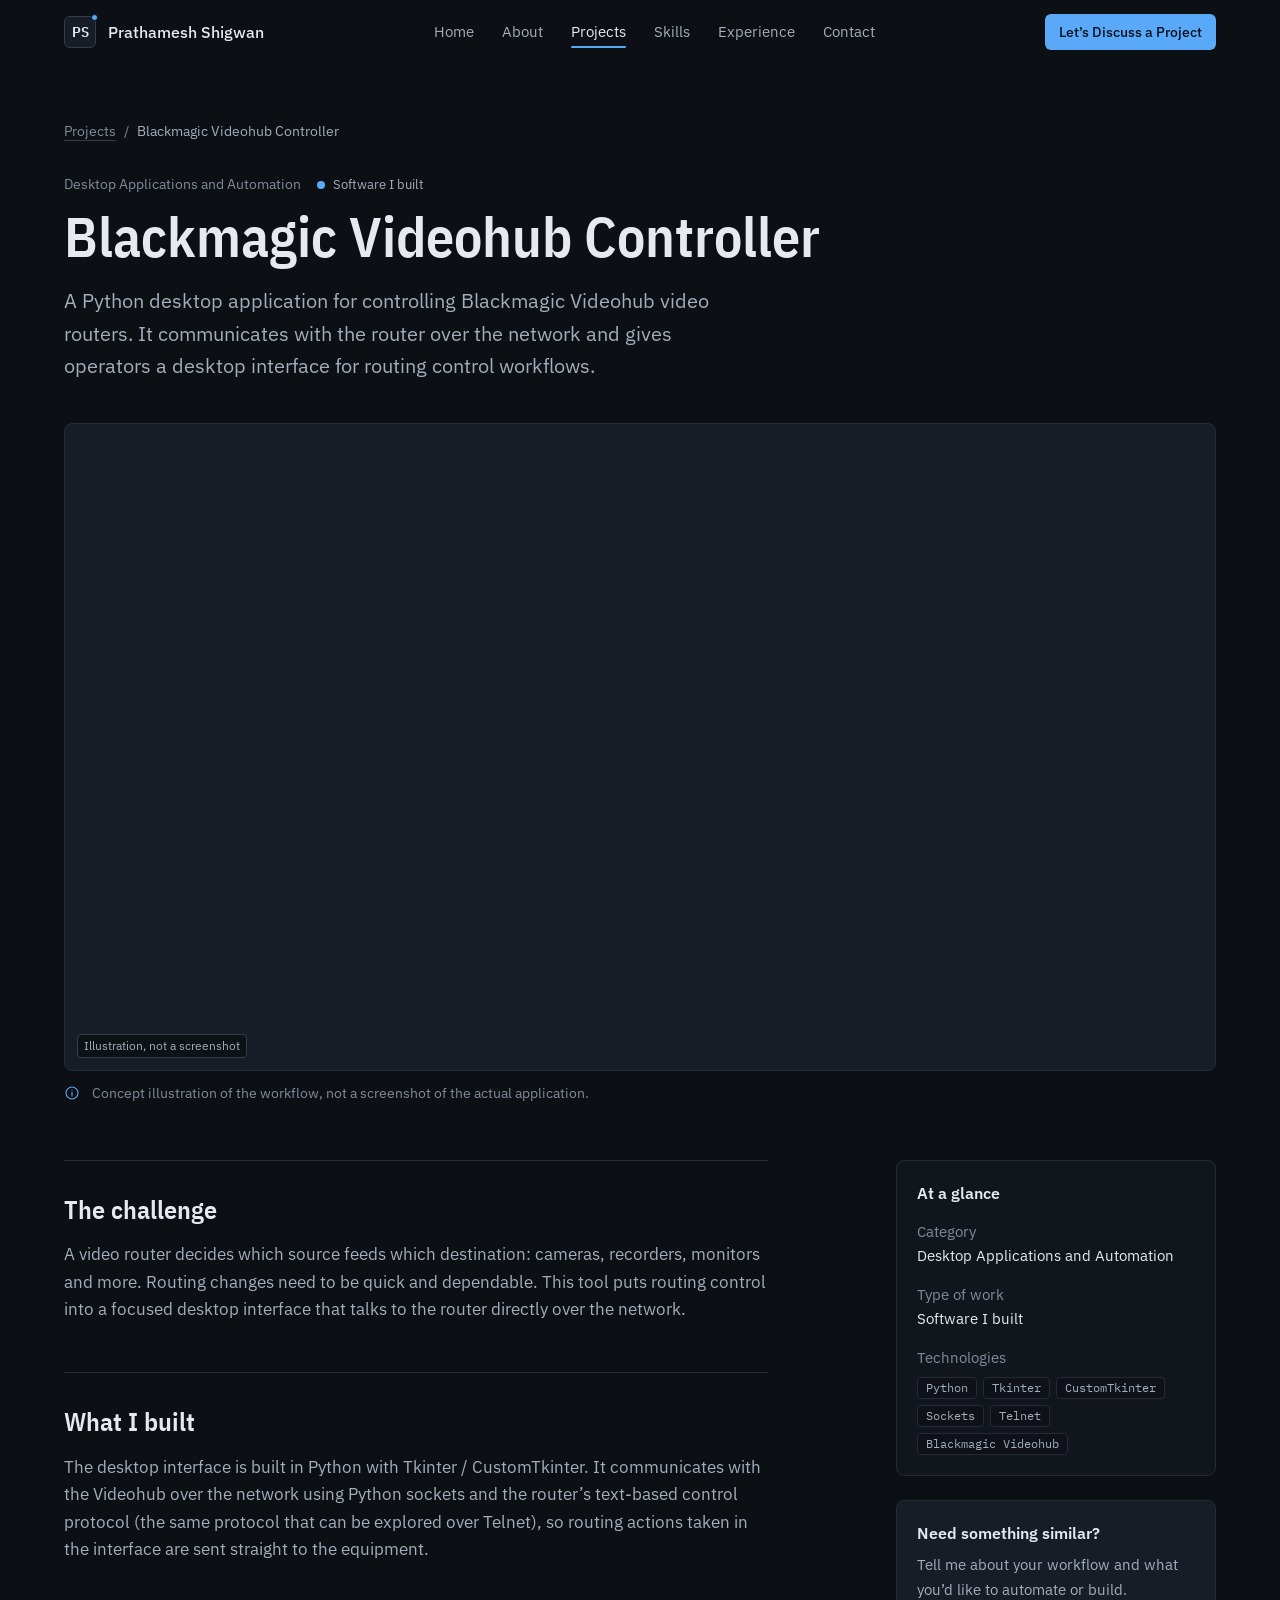
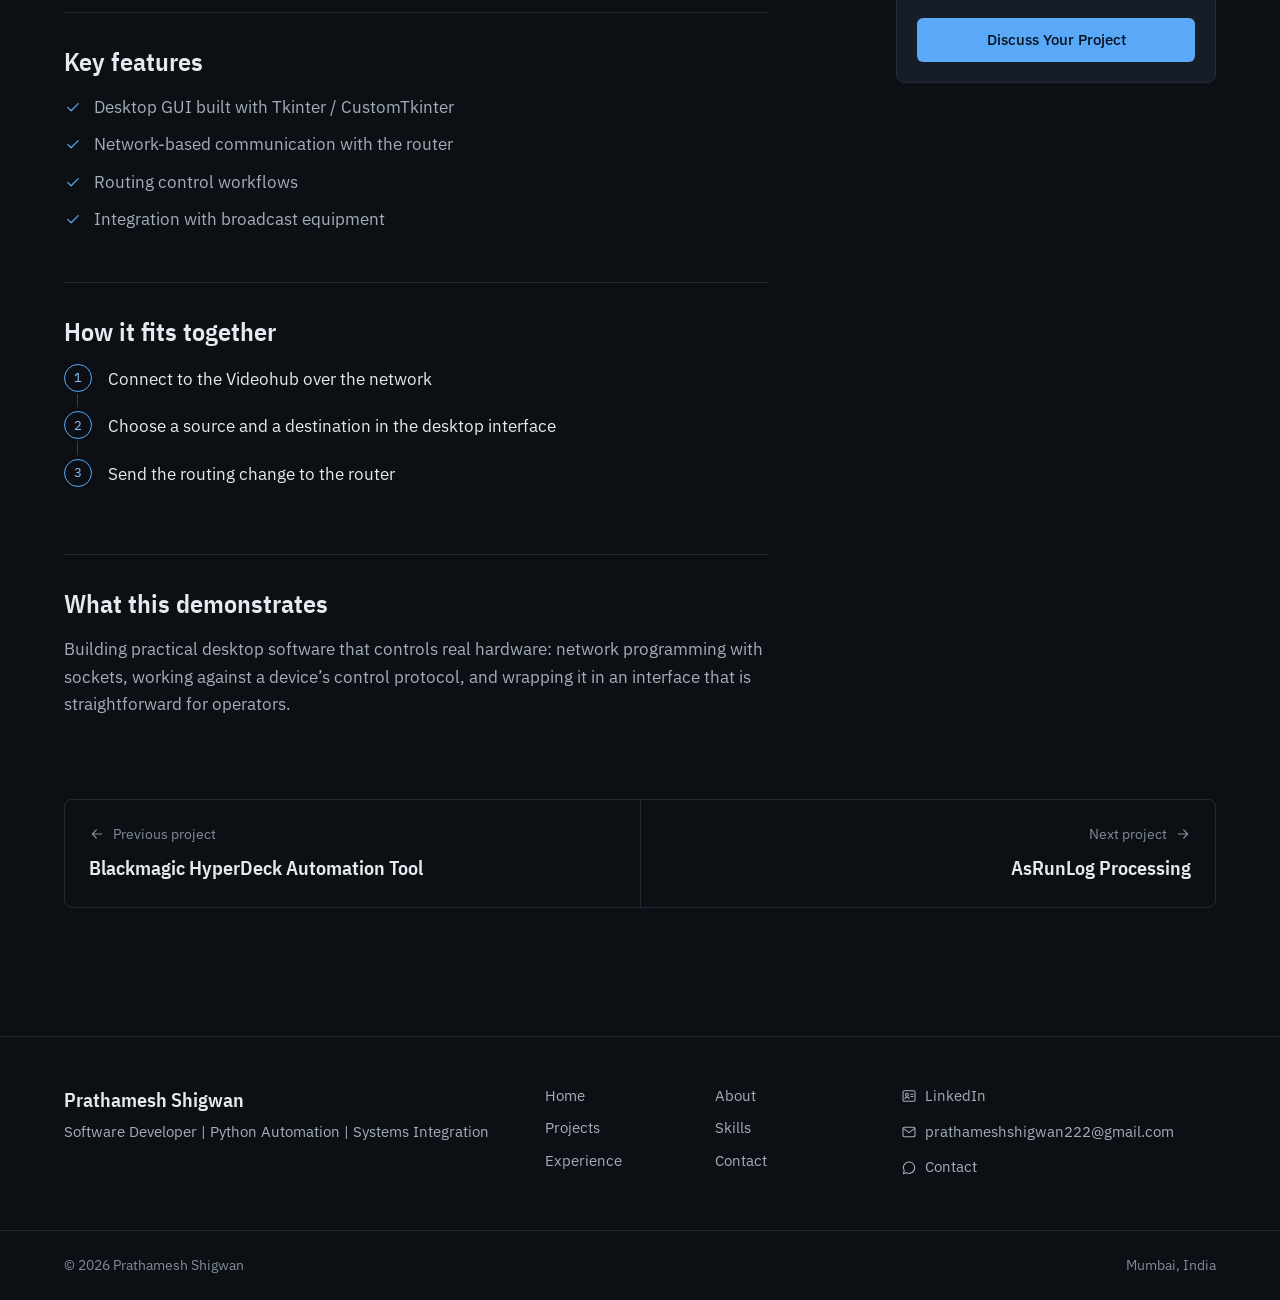
<file: projects/videohub-controller.html>
<!doctype html>
<html lang="en-IN">
  <head>
    <meta charset="utf-8" />
    <meta name="viewport" content="width=device-width, initial-scale=1, viewport-fit=cover" />
    <title>Blackmagic Videohub Controller | Prathamesh Shigwan</title>
    <meta name="description" content="A Python desktop application for controlling Blackmagic Videohub routing equipment over the network." />
    <meta name="theme-color" content="#0c1015" />
    <meta name="color-scheme" content="dark" />

    <!-- Link previews (WhatsApp, LinkedIn, X) -->
    <meta property="og:type" content="website" />
    <meta property="og:locale" content="en_IN" />
    <meta property="og:site_name" content="Prathamesh Shigwan" />
    <meta property="og:title" content="Blackmagic Videohub Controller | Prathamesh Shigwan" />
    <meta property="og:description" content="A Python desktop application for controlling Blackmagic Videohub routing equipment over the network." />
    <meta name="twitter:card" content="summary_large_image" />
    <meta name="twitter:title" content="Blackmagic Videohub Controller | Prathamesh Shigwan" />
    <meta name="twitter:description" content="A Python desktop application for controlling Blackmagic Videohub routing equipment over the network." />
    <!-- Turned on once the site is live: see README.md, "When the site is live". -->
    <!--SITE-URL <link rel="canonical" href="https://example.com/projects/videohub-controller.html" /> SITE-URL-->
    <!--SITE-URL <meta property="og:url" content="https://example.com/projects/videohub-controller.html" /> SITE-URL-->
    <!--SITE-URL <meta property="og:image" content="https://example.com/images/og-image.png" /> SITE-URL-->
    <!--SITE-URL <meta property="og:image:width" content="1200" /> SITE-URL-->
    <!--SITE-URL <meta property="og:image:height" content="630" /> SITE-URL-->
    <!--SITE-URL <meta name="twitter:image" content="https://example.com/images/og-image.png" /> SITE-URL-->

    <link rel="icon" href="../images/favicon.ico" sizes="32x32" />
    <link rel="icon" href="../images/favicon.svg" type="image/svg+xml" />
    <link rel="apple-touch-icon" href="../images/apple-touch-icon.png" />
    <link rel="preload" href="../fonts/ibm-plex-sans-400.woff2" as="font" type="font/woff2" crossorigin />
    <link rel="preload" href="../fonts/ibm-plex-sans-condensed-600.woff2" as="font" type="font/woff2" crossorigin />
    <link rel="stylesheet" href="../css/style.css" />
    <script>document.documentElement.classList.add('js');</script>
    <script src="../js/config.js" defer></script>
    <script src="../js/main.js" defer></script>
  </head>
  <body>
    <a class="skip-link" href="#main">Skip to content</a>
    <header class="site-header" data-header>
      <div class="container header-bar">
        <a class="brand" href="../index.html">
          <span class="monogram" aria-hidden="true">PS<span class="monogram-dot"></span></span>
          <span class="brand-name">Prathamesh Shigwan</span><span class="sr-only">, home</span>
        </a>
        <nav class="nav-desktop" aria-label="Main">
          <ul>
            <li><a class="nav-link" href="../index.html">Home</a></li>
            <li><a class="nav-link" href="../about.html">About</a></li>
            <li><a class="nav-link is-active" href="../projects.html" aria-current="page">Projects</a></li>
            <li><a class="nav-link" href="../skills.html">Skills</a></li>
            <li><a class="nav-link" href="../experience.html">Experience</a></li>
            <li><a class="nav-link" href="../contact.html">Contact</a></li>
          </ul>
        </nav>
        <div class="header-actions">
          <a class="btn btn-primary btn-sm header-cta" href="../contact.html">Let’s Discuss a Project</a>
          <button class="menu-toggle" type="button" aria-expanded="false" aria-controls="mobile-menu" data-menu-toggle>
            <span class="menu-icon-open"><svg viewBox="0 0 24 24" fill="none" stroke="currentColor" stroke-width="1.6" stroke-linecap="round" stroke-linejoin="round" aria-hidden="true" focusable="false" class="icon"><path d="M4 7h16M4 12h16M4 17h16"></path></svg></span>
            <span class="menu-icon-close"><svg viewBox="0 0 24 24" fill="none" stroke="currentColor" stroke-width="1.6" stroke-linecap="round" stroke-linejoin="round" aria-hidden="true" focusable="false" class="icon"><path d="M6 6l12 12M18 6 6 18"></path></svg></span>
            <span class="sr-only" data-menu-label>Open menu</span>
          </button>
        </div>
      </div>
      <div class="mobile-menu" id="mobile-menu" hidden>
        <nav class="container" aria-label="Menu">
          <ul>
            <li><a class="mobile-link" href="../index.html">Home</a></li>
            <li><a class="mobile-link" href="../about.html">About</a></li>
            <li><a class="mobile-link is-active" href="../projects.html" aria-current="page">Projects<span class="mobile-current">Current page</span></a></li>
            <li><a class="mobile-link" href="../skills.html">Skills</a></li>
            <li><a class="mobile-link" href="../experience.html">Experience</a></li>
            <li><a class="mobile-link" href="../contact.html">Contact</a></li>
          </ul>
          <a class="btn btn-primary btn-lg btn-block mobile-cta" href="../contact.html">Let’s Discuss a Project</a>
        </nav>
      </div>
    </header>
    <div class="menu-backdrop" data-menu-backdrop hidden></div>
    <main id="main" tabindex="-1">
      <article>
        <header class="container case-header">
          <nav aria-label="Breadcrumb">
            <ol class="breadcrumb">
              <li><a href="../projects.html">Projects</a></li>
              <li aria-hidden="true">/</li>
              <li aria-current="page">Blackmagic Videohub Controller</li>
            </ol>
          </nav>
          <p class="case-meta"><span>Desktop Applications and Automation</span><span class="kind-badge"><span class="kind-dot kind-dot--built" aria-hidden="true"></span>Software I built</span></p>
          <h1 class="case-title">Blackmagic Videohub Controller</h1>
          <p class="case-overview">A Python desktop application for controlling Blackmagic Videohub video routers. It communicates with the router over the network and gives operators a desktop interface for routing control workflows.</p><div class="case-actions">
            <!-- When the code or a demo is public, replace the marker below with:
                 <a class="btn btn-secondary btn-md" href="https://github.com/…" target="_blank" rel="noopener noreferrer">View code on GitHub<span class="sr-only"> (opens in a new tab)</span></a>
                 <a class="btn btn-secondary btn-md" href="https://…" target="_blank" rel="noopener noreferrer">Open live demo<span class="sr-only"> (opens in a new tab)</span></a> -->

          </div>
        </header>

        <figure class="container case-figure">
          <div class="case-visual case-visual--wide"><a class="shot shot-link" href="../images/projects/videohub-controller-1600.webp"><img src="../images/projects/videohub-controller-1600.webp" srcset="../images/projects/videohub-controller-800.webp 800w, ../images/projects/videohub-controller-1600.webp 1600w" sizes="(min-width: 76rem) 72rem, calc(100vw - 2.5rem)" width="1600" height="900" alt="Illustration of the Videohub controller: a routing grid of inputs and outputs, a list of active routes, a source preview and a system log." loading="eager" fetchpriority="high" decoding="async" /><span class="shot-label">Illustration, not a screenshot</span><span class="sr-only"> (opens the full-size image)</span></a></div>
          <figcaption class="figure-note"><svg viewBox="0 0 24 24" fill="none" stroke="currentColor" stroke-width="1.6" stroke-linecap="round" stroke-linejoin="round" aria-hidden="true" focusable="false" class="icon"><circle cx="12" cy="12" r="9"></circle><path d="M12 11v5.5M12 7.75v.01"></path></svg><span>Concept illustration of the workflow, not a screenshot of the actual application.</span> </figcaption>
        </figure>

        <div class="container case-layout">
          <div class="case-main">
            <section class="case-block">
              <h2>The challenge</h2>
              <div class="case-block-body">
                <p>A video router decides which source feeds which destination: cameras, recorders, monitors and more. Routing changes need to be quick and dependable. This tool puts routing control into a focused desktop interface that talks to the router directly over the network.</p>
              </div>
            </section>
            <section class="case-block">
              <h2>What I built</h2>
              <div class="case-block-body">
                <p>The desktop interface is built in Python with Tkinter / CustomTkinter. It communicates with the Videohub over the network using Python sockets and the router’s text-based control protocol (the same protocol that can be explored over Telnet), so routing actions taken in the interface are sent straight to the equipment.</p>
              </div>
            </section>
            <section class="case-block">
              <h2>Key features</h2>
              <div class="case-block-body">
                <ul class="feature-list">
                  <li><svg viewBox="0 0 24 24" fill="none" stroke="currentColor" stroke-width="1.6" stroke-linecap="round" stroke-linejoin="round" aria-hidden="true" focusable="false" class="icon"><path d="M5 12.5l4.5 4.5L19 7.5"></path></svg><span>Desktop GUI built with Tkinter / CustomTkinter</span></li>
                  <li><svg viewBox="0 0 24 24" fill="none" stroke="currentColor" stroke-width="1.6" stroke-linecap="round" stroke-linejoin="round" aria-hidden="true" focusable="false" class="icon"><path d="M5 12.5l4.5 4.5L19 7.5"></path></svg><span>Network-based communication with the router</span></li>
                  <li><svg viewBox="0 0 24 24" fill="none" stroke="currentColor" stroke-width="1.6" stroke-linecap="round" stroke-linejoin="round" aria-hidden="true" focusable="false" class="icon"><path d="M5 12.5l4.5 4.5L19 7.5"></path></svg><span>Routing control workflows</span></li>
                  <li><svg viewBox="0 0 24 24" fill="none" stroke="currentColor" stroke-width="1.6" stroke-linecap="round" stroke-linejoin="round" aria-hidden="true" focusable="false" class="icon"><path d="M5 12.5l4.5 4.5L19 7.5"></path></svg><span>Integration with broadcast equipment</span></li>
                </ul>
              </div>
            </section>
            <section class="case-block">
              <h2>How it fits together</h2>
              <div class="case-block-body">
                <ol class="flow-steps">
                  <li><span class="flow-index" aria-hidden="true">1</span><span>Connect to the Videohub over the network</span></li>
                  <li><span class="flow-index" aria-hidden="true">2</span><span>Choose a source and a destination in the desktop interface</span></li>
                  <li><span class="flow-index" aria-hidden="true">3</span><span>Send the routing change to the router</span></li>
                </ol>
              </div>
            </section>
            <section class="case-block">
              <h2>What this demonstrates</h2>
              <div class="case-block-body">
                <p>Building practical desktop software that controls real hardware: network programming with sockets, working against a device’s control protocol, and wrapping it in an interface that is straightforward for operators.</p>
              </div>
            </section>
          </div>

          <aside class="case-aside">
            <section class="card" aria-labelledby="glance-title">
              <h2 class="card-title" id="glance-title">At a glance</h2>
              <dl class="glance-list">
                <div>
                  <dt>Category</dt>
                  <dd>Desktop Applications and Automation</dd>
                </div>
                <div>
                  <dt>Type of work</dt>
                  <dd>Software I built</dd>
                </div>
                <div>
                  <dt>Technologies</dt>
                  <dd class="dd-list"><ul class="tech-list" aria-label="Technologies">
                    <li>Python</li>
                    <li>Tkinter</li>
                    <li>CustomTkinter</li>
                    <li>Sockets</li>
                    <li>Telnet</li>
                    <li>Blackmagic Videohub</li>
                  </ul></dd>
                </div>
              </dl>
              <!-- To add context, insert a <div><dt>Context</dt><dd>Personal project</dd></div> row above. -->
              <p class="card-todo"></p>
            </section>
            <section class="card card--raised" aria-labelledby="similar-title">
              <h2 class="card-title" id="similar-title">Need something similar?</h2>
              <p class="card-text">Tell me about your workflow and what you’d like to automate or build.</p>
              <a class="btn btn-primary btn-md btn-block" href="../contact.html?type=python">Discuss Your Project</a>
            </section>
          </aside>
        </div>

        <nav class="container more-projects" aria-label="More projects">
          <ul>
            <li>
              <a href="hyperdeck-automation-tool.html">
                <span class="more-label"><svg viewBox="0 0 24 24" fill="none" stroke="currentColor" stroke-width="1.6" stroke-linecap="round" stroke-linejoin="round" aria-hidden="true" focusable="false" class="icon"><path d="M19 12H5M11 6l-6 6 6 6"></path></svg>Previous project</span>
                <span class="more-title">Blackmagic HyperDeck Automation Tool</span>
              </a>
            </li>
            <li>
              <a class="more-next" href="asrunlog-processing.html">
                <span class="more-label">Next project<svg viewBox="0 0 24 24" fill="none" stroke="currentColor" stroke-width="1.6" stroke-linecap="round" stroke-linejoin="round" aria-hidden="true" focusable="false" class="icon"><path d="M5 12h14M13 6l6 6-6 6"></path></svg></span>
                <span class="more-title">AsRunLog Processing</span>
              </a>
            </li>
          </ul>
        </nav>
      </article>
    </main>
    <footer class="site-footer">
      <div class="container footer-grid">
        <div>
          <p class="footer-name">Prathamesh Shigwan</p>
          <p class="footer-headline">Software Developer | Python Automation | Systems Integration</p>
        </div>
        <nav aria-label="Footer">
          <ul class="footer-nav">
            <li><a href="../index.html">Home</a></li>
            <li><a href="../about.html">About</a></li>
            <li><a href="../projects.html">Projects</a></li>
            <li><a href="../skills.html">Skills</a></li>
            <li><a href="../experience.html">Experience</a></li>
            <li><a href="../contact.html">Contact</a></li>
          </ul>
        </nav>
        <ul class="footer-links">
          <li data-config-item="github" hidden>
            <a data-config-link="github"><svg viewBox="0 0 24 24" fill="none" stroke="currentColor" stroke-width="1.6" stroke-linecap="round" stroke-linejoin="round" aria-hidden="true" focusable="false" class="icon"><path d="m8 8-4 4 4 4M16 8l4 4-4 4M13.5 5l-3 14"></path></svg>GitHub</a>
          </li>
          <li data-config-missing="github" hidden></li>
          <li data-config-item="linkedin" hidden>
            <a data-config-link="linkedin"><svg viewBox="0 0 24 24" fill="none" stroke="currentColor" stroke-width="1.6" stroke-linecap="round" stroke-linejoin="round" aria-hidden="true" focusable="false" class="icon"><rect x="3" y="4" width="18" height="16" rx="2"></rect><circle cx="9" cy="10" r="2.25"></circle><path d="M5.75 16.25c.55-1.7 1.75-2.6 3.25-2.6s2.7.9 3.25 2.6M14.75 9.25h3.5M14.75 12.75h3.5"></path></svg>LinkedIn</a>
          </li>
          <li data-config-missing="linkedin" hidden></li>
          <li data-config-item="email" hidden>
            <a data-config-link="email"><svg viewBox="0 0 24 24" fill="none" stroke="currentColor" stroke-width="1.6" stroke-linecap="round" stroke-linejoin="round" aria-hidden="true" focusable="false" class="icon"><rect x="3" y="5" width="18" height="14" rx="2"></rect><path d="m4 7 8 6 8-6"></path></svg><span data-config-text="email"></span></a>
          </li>
          <li>
            <a href="../contact.html"><svg viewBox="0 0 24 24" fill="none" stroke="currentColor" stroke-width="1.6" stroke-linecap="round" stroke-linejoin="round" aria-hidden="true" focusable="false" class="icon"><path d="M20.5 11.5a8.5 8.5 0 0 1-12.4 7.6L3.5 20.5l1.4-4.3A8.5 8.5 0 1 1 20.5 11.5Z"></path></svg>Contact</a>
          </li>
        </ul>
      </div>
      <div class="footer-bottom">
        <div class="container footer-bottom-inner">
          <p>© <span data-year>2026</span> Prathamesh Shigwan</p>
          <p>Mumbai, India</p>
        </div>
      </div>
    </footer>
  </body>
</html>
</file>
<file: css/style.css>
/* =========================================================================
   Prathamesh Shigwan, portfolio stylesheet
   Sections: 1 Fonts · 2 Tokens · 3 Base · 4 Layout · 5 Buttons and links
   6 Header · 7 Footer · 8 Shared pieces · 9 Home · 10 Projects
   11 Case study · 12 About · 13 Skills · 14 Experience · 15 Contact
   16 Routing matrix · 17 Schematics · 18 Motion
   ========================================================================= */

/* 1. Fonts: IBM Plex, self-hosted (SIL Open Font Licence, see fonts/OFL.txt) */
@font-face {
  font-family: "IBM Plex Sans";
  font-weight: 400;
  font-display: swap;
  src: url("../fonts/ibm-plex-sans-400.woff2") format("woff2");
}
@font-face {
  font-family: "IBM Plex Sans";
  font-weight: 500;
  font-display: swap;
  src: url("../fonts/ibm-plex-sans-500.woff2") format("woff2");
}
@font-face {
  font-family: "IBM Plex Sans";
  font-weight: 600;
  font-display: swap;
  src: url("../fonts/ibm-plex-sans-600.woff2") format("woff2");
}
@font-face {
  font-family: "IBM Plex Sans Condensed";
  font-weight: 600;
  font-display: swap;
  src: url("../fonts/ibm-plex-sans-condensed-600.woff2") format("woff2");
}
@font-face {
  font-family: "IBM Plex Mono";
  font-weight: 400;
  font-display: swap;
  src: url("../fonts/ibm-plex-mono-400.woff2") format("woff2");
}

/* 2. Design tokens: change colours and fonts here */
:root {
  --font-sans: "IBM Plex Sans", ui-sans-serif, system-ui, -apple-system, "Segoe UI", Roboto, Arial, sans-serif;
  --font-display: "IBM Plex Sans Condensed", "IBM Plex Sans", ui-sans-serif, system-ui, sans-serif;
  --font-mono: "IBM Plex Mono", ui-monospace, SFMono-Regular, Menlo, Consolas, monospace;

  --base: #0c1015;
  --surface: #11161d;
  --raised: #171d26;
  --line: #232b36;
  --line-strong: #333d4b;
  --line-hover: #475366;
  --ink: #e6eaf0;
  --muted: #a3adbb;
  --faint: #808b9a;
  --accent: #5aa9f8;
  --accent-strong: #8cc4fb;
  --accent-ink: #04121f;
  /* Tally colours: used only where they mean "live" (program) or "ready" (preview). */
  --program: #f26462;
  --preview: #38c98a;
  --amber: #e9b44c;

  --radius-sm: 0.25rem;
  --radius: 0.375rem;
  --radius-lg: 0.5rem;

  color-scheme: dark;
}

/* 3. Base */
*,
*::before,
*::after {
  box-sizing: border-box;
}

* {
  margin: 0;
  padding: 0;
  border: 0 solid;
}

[hidden] {
  display: none !important;
}

html {
  background-color: var(--base);
  padding-top: env(safe-area-inset-top, 0px);
  padding-bottom: env(safe-area-inset-bottom, 0px);
  scroll-padding-top: calc(env(safe-area-inset-top, 0px) + 5rem);
  -webkit-text-size-adjust: 100%;
  text-size-adjust: 100%;
  line-height: 1.5;
}

html.menu-open {
  overflow: hidden;
}

body {
  min-height: 100%;
  background-color: var(--base);
  color: var(--ink);
  font-family: var(--font-sans);
  -webkit-font-smoothing: antialiased;
  -moz-osx-font-smoothing: grayscale;
  text-rendering: optimizeLegibility;
}

/* Covers the phone status-bar area so content never shows through it. */
body::before {
  content: "";
  position: fixed;
  inset: 0 0 auto;
  height: env(safe-area-inset-top, 0px);
  z-index: 50;
  background: var(--base);
}

img,
svg {
  display: block;
  max-width: 100%;
}

img {
  height: auto;
}

a {
  color: inherit;
  text-decoration: none;
}

ul,
ol {
  list-style: none;
}

button,
input,
select,
textarea {
  font: inherit;
  color: inherit;
  background: none;
}

button {
  cursor: pointer;
}

h1,
h2,
h3 {
  font-size: inherit;
  font-weight: inherit;
}

::selection {
  background: rgb(90 169 248 / 0.32);
  color: var(--ink);
}

:focus-visible {
  outline: 2px solid var(--accent);
  outline-offset: 3px;
}

main:focus {
  outline: none;
}

.sr-only {
  position: absolute;
  width: 1px;
  height: 1px;
  padding: 0;
  margin: -1px;
  overflow: hidden;
  clip: rect(0, 0, 0, 0);
  white-space: nowrap;
  border: 0;
}

.icon {
  width: 1.25rem;
  height: 1.25rem;
  flex-shrink: 0;
}

.accent {
  color: var(--accent);
}

/* Shown only when JavaScript runs (filters and similar controls). */
html:not(.js) .js-only {
  display: none;
}

/* 4. Layout */
.container {
  width: 100%;
  max-width: 76rem;
  margin-inline: auto;
  padding-inline: 1.25rem;
}

.section {
  padding-top: 5rem;
}

.section-sm {
  padding-top: 5rem;
}

.button-row {
  display: flex;
  flex-wrap: wrap;
  gap: 0.75rem;
}

.bg-grid,
.hero-grid-bg,
.page-header-grid,
.cta-grid {
  background-image:
    linear-gradient(to right, rgb(255 255 255 / 0.035) 1px, transparent 1px),
    linear-gradient(to bottom, rgb(255 255 255 / 0.035) 1px, transparent 1px);
  background-size: 24px 24px;
}

@media (min-width: 40rem) {
  .container {
    padding-inline: 2rem;
  }
  .section {
    padding-top: 7rem;
  }
  .section-sm {
    padding-top: 6rem;
  }
}

/* 5. Buttons and links */
.btn {
  display: inline-flex;
  align-items: center;
  justify-content: center;
  gap: 0.5rem;
  white-space: nowrap;
  border-radius: var(--radius);
  font-weight: 500;
  transition: background-color 150ms, border-color 150ms;
}

.btn:disabled {
  cursor: not-allowed;
  opacity: 0.6;
}

.btn-primary {
  background: var(--accent);
  color: var(--accent-ink);
}

.btn-primary:hover {
  background: var(--accent-strong);
}

.btn-secondary {
  border: 1px solid var(--line-strong);
  background: var(--raised);
  color: var(--ink);
}

.btn-secondary:hover {
  border-color: rgb(90 169 248 / 0.6);
}

.btn-sm {
  height: 2.25rem;
  padding-inline: 0.875rem;
  font-size: 0.875rem;
}

.btn-md {
  height: 2.75rem;
  padding-inline: 1.25rem;
  font-size: 0.9375rem;
}

.btn-lg {
  height: 3rem;
  padding-inline: 1.5rem;
  font-size: 1rem;
}

.btn-block {
  width: 100%;
}

.btn .icon {
  width: 1rem;
  height: 1rem;
}

.text-link {
  font-weight: 500;
  color: var(--accent);
  text-decoration: underline;
  text-decoration-color: rgb(90 169 248 / 0.4);
  text-underline-offset: 4px;
  transition: text-decoration-color 150ms;
}

.text-link:hover {
  text-decoration-color: var(--accent);
}

.skip-link {
  position: absolute;
  left: 1rem;
  top: calc(env(safe-area-inset-top, 0px) + 0.75rem);
  z-index: 60;
  transform: translateY(-200%);
  border-radius: var(--radius);
  background: var(--accent);
  color: var(--accent-ink);
  padding: 0.625rem 1rem;
  font-weight: 600;
}

.skip-link:focus {
  transform: none;
}

/* 6. Header */
.site-header {
  position: sticky;
  top: env(safe-area-inset-top, 0px);
  z-index: 40;
  border-bottom: 1px solid transparent;
  background: var(--base);
  transition: background-color 200ms, border-color 200ms;
}

.site-header.is-scrolled,
.site-header.is-open {
  border-bottom-color: var(--line);
  background: rgb(12 16 21 / 0.9);
  -webkit-backdrop-filter: blur(12px);
  backdrop-filter: blur(12px);
}

.header-bar {
  display: flex;
  height: 4rem;
  align-items: center;
  justify-content: space-between;
  gap: 1rem;
}

.brand {
  display: flex;
  align-items: center;
  gap: 0.75rem;
  border-radius: var(--radius);
  color: var(--ink);
}

.brand-name {
  font-weight: 500;
}

.monogram {
  position: relative;
  display: inline-flex;
  width: 2rem;
  height: 2rem;
  align-items: center;
  justify-content: center;
  border: 1px solid var(--line-strong);
  border-radius: var(--radius);
  background: var(--raised);
  font-family: var(--font-display);
  font-size: 0.9375rem;
  font-weight: 600;
}

.monogram-dot {
  position: absolute;
  right: -3px;
  top: -3px;
  width: 7px;
  height: 7px;
  border: 1px solid var(--base);
  border-radius: 9999px;
  background: var(--accent);
}

.nav-desktop {
  display: none;
}

.nav-desktop ul {
  display: flex;
  align-items: center;
  gap: 0.25rem;
}

.nav-link {
  position: relative;
  display: inline-flex;
  align-items: center;
  height: 2.25rem;
  padding-inline: 0.75rem;
  border-radius: var(--radius);
  font-size: 0.9375rem;
  color: var(--muted);
  transition: color 150ms;
}

.nav-link:hover,
.nav-link.is-active {
  color: var(--ink);
}

.nav-link.is-active::after {
  content: "";
  position: absolute;
  left: 0.75rem;
  right: 0.75rem;
  bottom: 0.125rem;
  height: 2px;
  border-radius: 2px;
  background: var(--accent);
}

.header-actions {
  display: flex;
  align-items: center;
  gap: 0.5rem;
}

.header-cta {
  display: none;
}

.menu-toggle {
  display: inline-flex;
  width: 2.5rem;
  height: 2.5rem;
  align-items: center;
  justify-content: center;
  border: 1px solid var(--line-strong);
  border-radius: var(--radius);
  color: var(--ink);
}

.menu-toggle:hover {
  background: var(--raised);
}

.menu-icon-open,
.menu-icon-close {
  display: inline-flex;
}

.menu-icon-close,
.menu-toggle[aria-expanded="true"] .menu-icon-open {
  display: none;
}

.menu-toggle[aria-expanded="true"] .menu-icon-close {
  display: inline-flex;
}

/* Mobile menu scrolls on short (landscape) screens. */
.mobile-menu {
  max-height: calc(100dvh - 4rem - env(safe-area-inset-top, 0px));
  overflow-y: auto;
  overscroll-behavior: contain;
  border-top: 1px solid var(--line);
  background: var(--base);
}

.mobile-menu nav {
  padding-block: 0.75rem;
}

.mobile-link {
  display: flex;
  align-items: center;
  justify-content: space-between;
  border-bottom: 1px solid var(--line);
  padding-block: 0.875rem;
  font-family: var(--font-display);
  font-size: 1.5rem;
  line-height: 2rem;
  font-weight: 600;
  color: var(--ink);
}

.mobile-link.is-active {
  color: var(--accent);
}

.mobile-current {
  font-family: var(--font-sans);
  font-size: 0.875rem;
  font-weight: 400;
  color: var(--faint);
}

.mobile-cta {
  margin-top: 1.25rem;
  margin-bottom: 0.5rem;
}

.menu-backdrop {
  position: fixed;
  inset: 0;
  z-index: 30;
  background: rgb(0 0 0 / 0.6);
}

@media (min-width: 40rem) {
  .header-cta {
    display: inline-flex;
  }
}

@media (min-width: 64rem) {
  .nav-desktop {
    display: block;
  }
  .menu-toggle,
  .mobile-menu,
  .menu-backdrop {
    display: none !important;
  }
}

/* 7. Footer */
.site-footer {
  margin-top: 6rem;
  border-top: 1px solid var(--line);
}

.footer-grid {
  display: grid;
  gap: 2.5rem;
  padding-block: 3rem;
}

.footer-name {
  font-family: var(--font-display);
  font-size: 1.25rem;
  font-weight: 600;
}

.footer-headline {
  margin-top: 0.375rem;
  font-size: 0.9375rem;
  color: var(--muted);
}

.footer-nav {
  display: grid;
  grid-template-columns: repeat(2, minmax(0, 1fr));
  gap: 0.625rem 1.5rem;
  font-size: 0.9375rem;
}

.footer-nav a,
.footer-links a {
  color: var(--muted);
  transition: color 150ms;
}

.footer-nav a:hover,
.footer-links a:hover {
  color: var(--ink);
}

.footer-links {
  display: grid;
  align-content: start;
  justify-items: start;
  gap: 0.625rem;
  font-size: 0.9375rem;
}

.footer-links a {
  display: inline-flex;
  align-items: center;
  gap: 0.5rem;
}

.footer-links .icon {
  width: 1rem;
  height: 1rem;
}

.footer-bottom {
  border-top: 1px solid var(--line);
}

.footer-bottom-inner {
  display: flex;
  flex-wrap: wrap;
  justify-content: space-between;
  gap: 0.5rem;
  padding-block: 1.5rem;
  font-size: 0.875rem;
  color: var(--faint);
}

@media (min-width: 40rem) {
  .site-footer {
    margin-top: 8rem;
  }
}

@media (min-width: 48rem) {
  .footer-grid {
    grid-template-columns: minmax(0, 1.4fr) minmax(0, 1fr) minmax(0, 1fr);
  }
}

/* 8. Shared pieces */
.page-header {
  position: relative;
  border-bottom: 1px solid var(--line);
}

.page-header-grid {
  position: absolute;
  inset: 0;
  pointer-events: none;
  -webkit-mask-image: linear-gradient(to bottom, black, transparent 85%);
  mask-image: linear-gradient(to bottom, black, transparent 85%);
}

.page-header-inner {
  position: relative;
  padding-top: 3.5rem;
  padding-bottom: 3rem;
}

.page-title {
  font-family: var(--font-display);
  font-size: 2.75rem;
  line-height: 1.02;
  letter-spacing: -0.01em;
  font-weight: 600;
}

.page-lead {
  margin-top: 1.25rem;
  max-width: 38rem;
  font-size: 1.125rem;
  line-height: 1.625;
  color: var(--muted);
}

.page-header-actions {
  margin-top: 2rem;
}

.section-heading {
  display: flex;
  flex-direction: column;
  gap: 1.25rem;
}

.section-heading > div {
  max-width: 40rem;
}

.section-title {
  font-family: var(--font-display);
  font-size: 2rem;
  line-height: 1.25;
  font-weight: 600;
}

.section-description {
  margin-top: 0.75rem;
  font-size: 1.125rem;
  line-height: 1.625;
  color: var(--muted);
}

.info-note {
  display: flex;
  align-items: flex-start;
  gap: 0.75rem;
  max-width: 44rem;
  border: 1px solid var(--line);
  border-radius: var(--radius);
  background: var(--surface);
  padding: 0.75rem 1rem;
  font-size: 0.9375rem;
  line-height: 1.625;
  color: var(--muted);
}

.info-note .icon {
  margin-top: 0.125rem;
  width: 1.125rem;
  height: 1.125rem;
  color: var(--accent);
}

.card {
  border: 1px solid var(--line);
  border-radius: var(--radius-lg);
  background: var(--surface);
  padding: 1.25rem;
}

.card--raised {
  background: var(--raised);
}

.card-title {
  font-size: 1rem;
  font-weight: 600;
}

.card-text {
  margin-top: 0.5rem;
  font-size: 0.9375rem;
  line-height: 1.625;
  color: var(--muted);
}

.card .btn {
  margin-top: 1rem;
}

.checklist {
  display: grid;
  gap: 0.375rem;
  font-size: 0.9375rem;
  color: var(--muted);
}

.checklist li {
  display: flex;
  gap: 0.625rem;
}

.checklist .icon {
  margin-top: 0.125rem;
  width: 1rem;
  height: 1rem;
  color: var(--accent);
}

.tech-list {
  display: flex;
  flex-wrap: wrap;
  gap: 0.375rem;
}

.tech-list li {
  border: 1px solid var(--line);
  border-radius: var(--radius-sm);
  background: rgb(12 16 21 / 0.6);
  padding: 0.125rem 0.5rem;
  font-family: var(--font-mono);
  font-size: 0.75rem;
  line-height: 1rem;
  color: var(--muted);
}

.tech-list .tech-more {
  border: 0;
  background: none;
  padding-inline: 0.25rem;
  font-family: var(--font-sans);
  font-size: 0.8125rem;
  color: var(--faint);
}

.kind-badge {
  display: inline-flex;
  align-items: center;
  gap: 0.5rem;
  font-size: 0.8125rem;
  color: var(--muted);
}

.kind-dot {
  width: 0.5rem;
  height: 0.5rem;
  flex-shrink: 0;
  border-radius: 9999px;
}

.kind-dot--built {
  background: var(--accent);
}

.kind-dot--mixed {
  background: var(--preview);
}

.kind-dot--operations {
  border: 1px solid var(--faint);
}

/* "To add" marker: hidden on the live site, shown when opened locally (see js/config.js). */
.todo {
  display: inline-flex;
  max-width: 100%;
  align-items: baseline;
  gap: 0.375rem;
  border: 1px dashed rgb(233 180 76 / 0.55);
  border-radius: var(--radius);
  background: rgb(233 180 76 / 0.06);
  padding: 0.375rem 0.625rem;
  font-size: 0.8125rem;
  line-height: 1.375;
  color: var(--amber);
}

.todo strong {
  font-weight: 600;
  white-space: nowrap;
}

.todo-hint {
  color: rgb(233 180 76 / 0.8);
}

/* CTA band */
.cta-band {
  position: relative;
  overflow: hidden;
  border: 1px solid var(--line);
  border-radius: var(--radius-lg);
  background: var(--surface);
  padding: 3rem 1.5rem;
}

.cta-grid {
  position: absolute;
  inset: 0;
  pointer-events: none;
  -webkit-mask-image: linear-gradient(to left, black, transparent 70%);
  mask-image: linear-gradient(to left, black, transparent 70%);
}

.cta-content {
  position: relative;
  max-width: 38rem;
}

.cta-text {
  margin-top: 0.75rem;
  font-size: 1.125rem;
  line-height: 1.625;
  color: var(--muted);
}

.cta-content .button-row {
  margin-top: 2rem;
}

@media (min-width: 40rem) {
  .page-header-inner {
    padding-top: 5rem;
    padding-bottom: 4rem;
  }
  .page-title {
    font-size: 3.75rem;
  }
  .page-lead {
    font-size: 1.25rem;
  }
  .section-heading {
    flex-direction: row;
    align-items: flex-end;
    justify-content: space-between;
  }
  .section-heading > a {
    flex-shrink: 0;
  }
  .section-title {
    font-size: 2.5rem;
  }
  .cta-band {
    padding: 3.5rem 3rem;
  }
}

/* 9. Home */
.hero {
  position: relative;
  overflow: hidden;
  border-bottom: 1px solid var(--line);
}

.hero-grid-bg {
  position: absolute;
  inset: 0;
  pointer-events: none;
  -webkit-mask-image: radial-gradient(ellipse at 70% 20%, black, transparent 70%);
  mask-image: radial-gradient(ellipse at 70% 20%, black, transparent 70%);
}

.hero-inner {
  position: relative;
  display: grid;
  align-items: center;
  gap: 3rem;
  padding-top: 3rem;
  padding-bottom: 4rem;
}

.availability {
  display: inline-flex;
  align-items: center;
  gap: 0.625rem;
  border: 1px solid var(--line);
  border-radius: 9999px;
  background: var(--surface);
  padding: 0.25rem 0.75rem;
  font-size: 0.8125rem;
  color: var(--muted);
}

.tally-dot {
  width: 0.5rem;
  height: 0.5rem;
  border-radius: 9999px;
  background: var(--preview);
  box-shadow: 0 0 0 3px rgb(56 201 138 / 0.18);
}

.hero-title {
  margin-top: 1.5rem;
  font-family: var(--font-display);
  font-size: 3.25rem;
  line-height: 0.95;
  letter-spacing: -0.015em;
  font-weight: 600;
}

.hero-headline {
  margin-top: 1.5rem;
  display: flex;
  flex-direction: column;
  row-gap: 0.25rem;
  font-size: 1.0625rem;
  font-weight: 500;
}

.hero-sep {
  display: none;
  color: var(--line-strong);
}

.hero-intro {
  margin-top: 1.25rem;
  max-width: 34rem;
  font-size: 1.125rem;
  line-height: 1.625;
  color: var(--muted);
}

.hero-actions {
  margin-top: 2rem;
}

.hero-stack {
  margin-top: 2.5rem;
}

.hero-stack ul {
  display: flex;
  flex-wrap: wrap;
  gap: 0.5rem;
}

.hero-stack li {
  border: 1px solid var(--line);
  border-radius: var(--radius-sm);
  background: var(--surface);
  padding: 0.25rem 0.625rem;
  font-family: var(--font-mono);
  font-size: 0.8125rem;
  color: var(--muted);
}

.services-grid {
  margin-top: 2.5rem;
  display: grid;
  column-gap: 3rem;
}

.info-note + .services-grid {
  margin-top: 2.5rem;
}

.section-heading + .info-note {
  margin-top: 1.5rem;
}

.service {
  display: flex;
  gap: 1.25rem;
  border-top: 1px solid var(--line);
  padding-block: 2rem;
}

.service-icon {
  display: flex;
  width: 2.5rem;
  height: 2.5rem;
  flex-shrink: 0;
  align-items: center;
  justify-content: center;
  border: 1px solid var(--line-strong);
  border-radius: var(--radius);
  background: var(--raised);
  color: var(--accent);
}

.service-body {
  min-width: 0;
}

.service-title {
  font-family: var(--font-display);
  font-size: 1.375rem;
  line-height: 1.375;
  font-weight: 600;
}

.service-text {
  margin-top: 0.5rem;
  line-height: 1.625;
  color: var(--muted);
}

.service .checklist {
  margin-top: 1rem;
}

.service-note {
  margin-top: 1rem;
  font-size: 0.875rem;
  line-height: 1.625;
  color: var(--faint);
}

.service-related {
  margin-top: 1rem;
  font-size: 0.875rem;
  color: var(--faint);
}

.service-link {
  display: inline-block;
  margin-top: 1.25rem;
  font-size: 0.9375rem;
}

.about-strip {
  display: grid;
  gap: 2.5rem;
  border-block: 1px solid var(--line);
  padding-block: 3rem;
}

.about-strip-text {
  margin-top: 1rem;
  max-width: 36rem;
  font-size: 1.125rem;
  line-height: 1.625;
  color: var(--muted);
}

.about-strip-button {
  margin-top: 2rem;
}

.fact-list {
  display: grid;
  align-content: start;
  gap: 1.5rem;
}

.fact-list > div {
  border-left: 2px solid var(--line-strong);
  padding-left: 1rem;
}

.fact-list dt {
  font-size: 0.8125rem;
  color: var(--faint);
}

.fact-list dd {
  margin-top: 0.25rem;
  line-height: 1.375;
}

@media (min-width: 40rem) {
  .hero-inner {
    padding-top: 4rem;
    padding-bottom: 5rem;
  }
  .hero-title {
    font-size: 4.5rem;
  }
  .hero-headline {
    flex-direction: row;
    flex-wrap: wrap;
    column-gap: 0.75rem;
    font-size: 1.125rem;
  }
  .hero-sep {
    display: inline;
  }
  .fact-list {
    grid-template-columns: repeat(2, minmax(0, 1fr));
  }
}

@media (min-width: 64rem) {
  .hero-inner {
    grid-template-columns: minmax(0, 1fr) minmax(0, 30rem);
    gap: 3.5rem;
    padding-top: 5rem;
    padding-bottom: 6rem;
  }
  .services-grid {
    grid-template-columns: repeat(2, minmax(0, 1fr));
  }
  .about-strip {
    grid-template-columns: minmax(0, 1.1fr) minmax(0, 1fr);
    gap: 4rem;
    padding-block: 4rem;
  }
}

@media (min-width: 80rem) {
  .hero-inner {
    gap: 5rem;
  }
  .hero-title {
    font-size: 5.5rem;
  }
}

/* 10. Projects (lists, filters) */
.project-list {
  margin-top: 2.5rem;
  border-top: 1px solid var(--line);
}

.project-list-section .project-list {
  margin-top: 0;
}

.project-row {
  position: relative;
  border-bottom: 1px solid var(--line);
  transition: background-color 150ms;
}

.project-row:hover,
.project-row:focus-within {
  background: rgb(17 22 29 / 0.6);
}

.project-row-inner {
  display: grid;
  gap: 1.25rem;
  padding-block: 1.75rem;
}

.project-row-visual .schematic {
  border: 1px solid var(--line);
  border-radius: var(--radius);
}

.project-row-body {
  min-width: 0;
}

.project-meta {
  display: flex;
  flex-wrap: wrap;
  align-items: center;
  gap: 0.25rem 1rem;
  font-size: 0.8125rem;
  color: var(--faint);
}

.project-row-title {
  margin-top: 0.5rem;
  font-family: var(--font-display);
  font-size: 1.5rem;
  line-height: 1.25;
  font-weight: 600;
}

.project-row--large .project-row-title {
  font-size: 1.75rem;
}

.project-row-summary {
  margin-top: 0.625rem;
  max-width: 42rem;
  line-height: 1.625;
  color: var(--muted);
}

.project-row .tech-list {
  margin-top: 1rem;
}

.project-row-link {
  display: inline-flex;
  margin-top: 1.25rem;
  font-size: 0.9375rem;
  font-weight: 500;
  color: var(--accent);
  text-decoration: underline;
  text-decoration-color: rgb(90 169 248 / 0.4);
  text-underline-offset: 4px;
}

/* Makes the whole row clickable. */
.project-row-link::after {
  content: "";
  position: absolute;
  inset: 0;
}

.project-row:hover .project-row-link {
  text-decoration-color: var(--accent);
}

.filters-section {
  padding-top: 2.5rem;
}

.project-list-section {
  padding-top: 1.5rem;
}

.filter-group {
  display: flex;
  flex-wrap: wrap;
  gap: 0.5rem;
}

.filter-chip {
  display: inline-flex;
  align-items: center;
  gap: 0.5rem;
  height: 2.5rem;
  padding-inline: 0.875rem;
  border: 1px solid var(--line-strong);
  border-radius: var(--radius);
  background: var(--surface);
  color: var(--muted);
  font-size: 0.9375rem;
  transition: border-color 150ms, color 150ms, background-color 150ms;
}

.filter-chip:hover {
  color: var(--ink);
  border-color: var(--line-hover);
}

.filter-chip.is-active {
  border-color: var(--accent);
  background: rgb(90 169 248 / 0.12);
  color: var(--ink);
}

.filter-count {
  font-family: var(--font-mono);
  font-size: 0.75rem;
  color: var(--faint);
}

.filter-chip.is-active .filter-count {
  color: var(--accent-strong);
}

.legend {
  margin-top: 1.25rem;
  display: flex;
  flex-wrap: wrap;
  gap: 0.5rem 1.5rem;
  font-size: 0.8125rem;
  color: var(--faint);
}

.legend-item {
  display: inline-flex;
  align-items: center;
  gap: 0.5rem;
}

.legend-label {
  color: var(--muted);
}

.empty-filter {
  padding-block: 2rem;
  color: var(--muted);
}

@media (min-width: 40rem) {
  .project-row-inner {
    padding-block: 2rem;
  }
  .project-row-title {
    font-size: 1.625rem;
  }
  .project-row--large .project-row-title {
    font-size: 2.125rem;
  }
}

@media (min-width: 48rem) {
  .project-row-inner {
    grid-template-columns: 15rem minmax(0, 1fr);
    align-items: start;
    gap: 2rem;
  }
  .project-row--large .project-row-inner {
    grid-template-columns: 20rem minmax(0, 1fr);
  }
  .project-row-body {
    padding-right: 1rem;
  }
}

@media (min-width: 64rem) {
  .project-row--large .project-row-inner {
    grid-template-columns: 26rem minmax(0, 1fr);
  }
}

/* 11. Case study */
.case-header {
  padding-top: 2.5rem;
}

.breadcrumb {
  display: flex;
  flex-wrap: wrap;
  align-items: center;
  gap: 0.5rem;
  font-size: 0.875rem;
  color: var(--faint);
}

.breadcrumb a {
  text-decoration: underline;
  text-decoration-color: var(--line-strong);
  text-underline-offset: 4px;
}

.breadcrumb a:hover {
  color: var(--ink);
}

.breadcrumb [aria-current] {
  color: var(--muted);
}

.case-meta {
  margin-top: 2rem;
  display: flex;
  flex-wrap: wrap;
  align-items: center;
  gap: 0.25rem 1rem;
  font-size: 0.875rem;
  color: var(--faint);
}

.case-title {
  margin-top: 0.75rem;
  max-width: 50rem;
  font-family: var(--font-display);
  font-size: 2.5rem;
  line-height: 1.04;
  font-weight: 600;
}

.case-overview {
  margin-top: 1.25rem;
  max-width: 42rem;
  font-size: 1.125rem;
  line-height: 1.625;
  color: var(--muted);
}

.case-actions {
  margin-top: 1.75rem;
  display: flex;
  flex-wrap: wrap;
  align-items: center;
  gap: 0.75rem;
}

.case-actions:not(:has(a, .todo:not([hidden]))) {
  display: none;
}

.case-figure {
  margin-top: 2.5rem;
}

.case-visual {
  max-width: 48rem;
}

.case-visual .schematic {
  border: 1px solid var(--line);
  border-radius: var(--radius-lg);
}

.case-figure figcaption {
  margin-top: 0.75rem;
  font-size: 0.875rem;
  color: var(--faint);
}

.case-layout {
  margin-top: 3.5rem;
  display: grid;
  gap: 3rem;
}

.case-main {
  display: grid;
  gap: 3rem;
  max-width: 44rem;
}

.case-block {
  border-top: 1px solid var(--line);
  padding-top: 2rem;
}

.case-block h2 {
  font-family: var(--font-display);
  font-size: 1.625rem;
  line-height: 1.25;
  font-weight: 600;
}

.case-block-body {
  margin-top: 1rem;
  font-size: 1.0625rem;
  line-height: 1.625;
  color: var(--muted);
}

.feature-list {
  display: grid;
  gap: 0.625rem;
}

.feature-list li {
  display: flex;
  gap: 0.75rem;
}

.feature-list .icon {
  margin-top: 0.25rem;
  width: 1.125rem;
  height: 1.125rem;
  color: var(--accent);
}

.flow-steps li {
  position: relative;
  display: flex;
  gap: 1rem;
  padding-bottom: 1.125rem;
  color: var(--ink);
}

.flow-steps li:not(:last-child)::before {
  content: "";
  position: absolute;
  left: 0.8125rem;
  top: 1.875rem;
  bottom: 0.25rem;
  width: 1px;
  background: var(--line-strong);
}

.flow-index {
  flex: none;
  display: inline-flex;
  width: 1.75rem;
  height: 1.75rem;
  align-items: center;
  justify-content: center;
  border: 1px solid var(--accent);
  border-radius: 9999px;
  font-family: var(--font-mono);
  font-size: 0.8125rem;
  color: var(--accent-strong);
}

.flow-steps li > span:last-child {
  padding-top: 0.125rem;
}

.case-aside {
  display: grid;
  align-content: start;
  gap: 1.5rem;
}

.glance-list {
  margin-top: 1rem;
  display: grid;
  gap: 1rem;
  font-size: 0.9375rem;
}

.glance-list dt {
  color: var(--faint);
}

.glance-list dd {
  margin-top: 0.125rem;
}

.glance-list .dd-list {
  margin-top: 0.5rem;
}

.card-todo {
  margin-top: 1rem;
}

.card-todo:not(:has(.todo:not([hidden]))) {
  display: none;
}

.more-projects {
  margin-top: 5rem;
}

.more-projects ul {
  display: grid;
  gap: 1px;
  overflow: hidden;
  border: 1px solid var(--line);
  border-radius: var(--radius-lg);
  background: var(--line);
}

.more-projects li {
  background: var(--base);
}

.more-projects a {
  display: block;
  height: 100%;
  padding: 1.25rem;
  transition: background-color 150ms;
}

.more-projects a:hover {
  background: var(--surface);
}

.more-projects .more-next {
  text-align: right;
}

.more-label {
  display: flex;
  align-items: center;
  gap: 0.5rem;
  font-size: 0.875rem;
  color: var(--faint);
}

.more-next .more-label {
  justify-content: flex-end;
}

.more-label .icon {
  width: 1rem;
  height: 1rem;
}

.more-title {
  margin-top: 0.5rem;
  display: block;
  font-family: var(--font-display);
  font-size: 1.25rem;
  font-weight: 600;
}

@media (min-width: 40rem) {
  .case-header {
    padding-top: 3.5rem;
  }
  .case-title {
    font-size: 3.5rem;
  }
  .case-overview {
    font-size: 1.25rem;
  }
  .more-projects ul {
    grid-template-columns: repeat(2, minmax(0, 1fr));
  }
  .more-projects a {
    padding: 1.5rem;
  }
}

@media (min-width: 64rem) {
  .case-layout {
    grid-template-columns: minmax(0, 1fr) 20rem;
    gap: 4rem;
  }
  .case-aside {
    position: sticky;
    top: 6rem;
    align-self: start;
  }
}

/* 12. About */
.about-intro {
  display: grid;
  gap: 3rem;
  padding-top: 3.5rem;
}

.prose {
  display: grid;
  gap: 1.25rem;
  max-width: 40rem;
  font-size: 1.125rem;
  line-height: 1.625;
  color: var(--muted);
}

.prose-lead {
  color: var(--ink);
}

.about-aside {
  display: grid;
  align-content: start;
  gap: 1.5rem;
}

.portrait {
  position: relative;
  aspect-ratio: 4 / 5;
  overflow: hidden;
  border: 1px solid var(--line);
  border-radius: var(--radius-lg);
  background: var(--surface);
}

.portrait img {
  width: 100%;
  height: 100%;
  object-fit: cover;
}

.portrait--empty {
  display: flex;
  flex-direction: column;
  align-items: center;
  justify-content: center;
  gap: 1rem;
  padding: 1.5rem;
  text-align: center;
  background-image:
    linear-gradient(to right, rgb(255 255 255 / 0.035) 1px, transparent 1px),
    linear-gradient(to bottom, rgb(255 255 255 / 0.035) 1px, transparent 1px);
  background-size: 24px 24px;
}

.portrait-monogram {
  font-family: var(--font-display);
  font-size: 4.5rem;
  line-height: 1;
  font-weight: 600;
  color: var(--line-strong);
}

.education-card {
  display: flex;
  align-items: flex-start;
  gap: 0.75rem;
}

.education-card .icon {
  margin-top: 0.125rem;
}

.education-institution {
  margin-top: 0.25rem;
  font-size: 0.9375rem;
  color: var(--muted);
}

.education-date {
  margin-top: 0.125rem;
  font-size: 0.9375rem;
  color: var(--faint);
}

.focus-grid {
  margin-top: 2rem;
  display: grid;
  column-gap: 3rem;
}

.focus-item {
  display: flex;
  gap: 1rem;
  border-top: 1px solid var(--line);
  padding-block: 1.5rem;
}

.focus-item > .icon {
  margin-top: 0.25rem;
  color: var(--accent);
}

.focus-item h3 {
  font-size: 1.125rem;
  font-weight: 600;
}

.focus-text {
  margin-top: 0.375rem;
  line-height: 1.625;
  color: var(--muted);
}

.focus-links {
  margin-top: 0.625rem;
  font-size: 0.875rem;
  color: var(--faint);
}

.principles {
  margin-top: 2rem;
  display: grid;
  gap: 2rem;
}

.principle {
  border-left: 2px solid rgb(90 169 248 / 0.7);
  padding-left: 1.25rem;
}

.principle h3 {
  font-size: 1.125rem;
  font-weight: 600;
}

.principle p {
  margin-top: 0.5rem;
  line-height: 1.625;
  color: var(--muted);
}

@media (min-width: 48rem) {
  .focus-grid {
    grid-template-columns: repeat(2, minmax(0, 1fr));
  }
  .principles {
    grid-template-columns: repeat(3, minmax(0, 1fr));
  }
}

@media (min-width: 64rem) {
  .about-intro {
    grid-template-columns: minmax(0, 1fr) 20rem;
    gap: 5rem;
  }
}

/* 13. Skills */
.skills-section {
  padding-top: 3rem;
}

.skills-grid {
  display: grid;
  gap: 1px;
  overflow: hidden;
  border: 1px solid var(--line);
  border-radius: var(--radius-lg);
  background: var(--line);
}

.skill-group {
  background: var(--base);
  padding: 1.5rem;
}

.skill-group--exploring {
  background: var(--surface);
}

.skill-group-head {
  display: flex;
  align-items: center;
  gap: 0.75rem;
}

.skill-group-head h2 {
  font-family: var(--font-display);
  font-size: 1.5rem;
  font-weight: 600;
}

.skill-description {
  margin-top: 0.5rem;
  line-height: 1.625;
  color: var(--muted);
}

.skill-chips {
  margin-top: 1.25rem;
  display: flex;
  flex-wrap: wrap;
  gap: 0.5rem;
}

.skill-chips li {
  border: 1px solid var(--line-strong);
  border-radius: var(--radius-sm);
  background: var(--raised);
  padding: 0.25rem 0.625rem;
  font-family: var(--font-mono);
  font-size: 0.8125rem;
}

.skill-group--exploring .skill-chips li {
  border-style: dashed;
  background: none;
  color: var(--muted);
}

.skill-used {
  margin-top: 1.25rem;
  font-size: 0.875rem;
  line-height: 1.625;
  color: var(--faint);
}

@media (min-width: 40rem) {
  .skill-group {
    padding: 2rem;
  }
}

@media (min-width: 48rem) {
  .skills-grid {
    grid-template-columns: repeat(2, minmax(0, 1fr));
  }
}

/* 14. Experience */
.experience-section {
  padding-top: 3.5rem;
}

.timeline {
  position: relative;
  display: grid;
  gap: 2rem;
  max-width: 50rem;
  padding-left: 2rem;
}

.timeline::before {
  content: "";
  position: absolute;
  left: 0.4375rem;
  top: 0.5rem;
  bottom: 0.5rem;
  width: 1px;
  background: var(--line-strong);
}

.timeline-item {
  position: relative;
}

.timeline-node {
  position: absolute;
  left: -2rem;
  top: 1.75rem;
  width: 0.9375rem;
  height: 0.9375rem;
  border: 3px solid var(--base);
  border-radius: 9999px;
  background: var(--accent);
  box-shadow: 0 0 0 1px var(--accent);
}

.timeline-card {
  padding: 1.5rem;
}

.timeline-when {
  margin-bottom: 0.375rem;
  font-size: 0.875rem;
  color: var(--faint);
}

.timeline-heading {
  font-family: var(--font-display);
  font-size: 1.75rem;
  line-height: 1.25;
  font-weight: 600;
}

.timeline-org {
  margin-top: 0.25rem;
  font-size: 1.125rem;
  color: var(--muted);
}

.timeline-summary {
  margin-top: 1rem;
  line-height: 1.625;
  color: var(--muted);
}

.timeline-highlights {
  margin-top: 1.25rem;
  display: grid;
  gap: 0.625rem;
}

.timeline-highlights li {
  display: flex;
  gap: 0.625rem;
  font-size: 0.9375rem;
}

.timeline-highlights .icon {
  margin-top: 0.125rem;
  width: 1rem;
  height: 1rem;
  color: var(--accent);
}

.todo-row {
  margin-top: 1.25rem;
  display: flex;
  flex-wrap: wrap;
  gap: 0.5rem;
}

.todo-row:not(:has(.todo:not([hidden]))) {
  display: none;
}

.education-section {
  padding-top: 4rem;
}

.education-block {
  margin-top: 1.5rem;
  display: flex;
  align-items: flex-start;
  gap: 1rem;
  max-width: 50rem;
  padding: 1.5rem;
}

.education-block .icon {
  margin-top: 0.25rem;
}

.education-degree {
  font-family: var(--font-display);
  font-size: 1.5rem;
  line-height: 1.25;
  font-weight: 600;
}

.education-institution-lg {
  margin-top: 0.25rem;
  font-size: 1.125rem;
  color: var(--muted);
}

.education-date-lg {
  margin-top: 0.25rem;
  color: var(--faint);
}

@media (min-width: 40rem) {
  .timeline-card,
  .education-block {
    padding: 2rem;
  }
  .timeline-highlights {
    grid-template-columns: repeat(2, minmax(0, 1fr));
  }
}

/* 15. Contact */
.contact-layout {
  display: grid;
  gap: 2.5rem;
  padding-top: 3rem;
}

.contact-form {
  position: relative;
  border: 1px solid var(--line);
  border-radius: var(--radius-lg);
  background: var(--surface);
  padding: 1.25rem;
}

.form-title {
  font-family: var(--font-display);
  font-size: 1.625rem;
  font-weight: 600;
}

.error-summary {
  margin-top: 1.25rem;
  border: 1px solid rgb(242 100 98 / 0.6);
  border-radius: var(--radius);
  background: rgb(242 100 98 / 0.07);
  padding: 0.75rem 1rem;
}

.error-summary:focus-visible {
  outline: 2px solid var(--program);
  outline-offset: 2px;
}

.error-summary p {
  font-weight: 500;
}

.error-summary ul {
  margin-top: 0.5rem;
  display: grid;
  gap: 0.25rem;
  font-size: 0.9375rem;
}

.error-summary button {
  text-align: left;
  color: var(--program);
  text-decoration: underline;
  text-underline-offset: 4px;
}

.form-grid {
  margin-top: 1.5rem;
  display: grid;
  gap: 1.5rem;
}

.field-label-row {
  display: flex;
  align-items: baseline;
  justify-content: space-between;
  gap: 0.75rem;
}

.field-label-row label {
  font-size: 0.9375rem;
  font-weight: 500;
}

.field-req {
  font-size: 0.8125rem;
  color: var(--faint);
}

.field-hint {
  margin-top: 0.25rem;
  font-size: 0.875rem;
  line-height: 1.375;
  color: var(--faint);
}

.field-control {
  margin-top: 0.5rem;
}

.input {
  display: block;
  width: 100%;
  border: 1px solid var(--line-strong);
  border-radius: var(--radius);
  background: var(--base);
  padding: 0.6875rem 0.875rem;
  font-size: 1rem;
  line-height: 1.5;
  transition: border-color 150ms, box-shadow 150ms;
}

.input:hover {
  border-color: var(--line-hover);
}

.input:focus {
  outline: none;
  border-color: var(--accent);
  box-shadow: 0 0 0 3px rgb(90 169 248 / 0.28);
}

.input[aria-invalid="true"] {
  border-color: var(--program);
}

.input[aria-invalid="true"]:focus {
  box-shadow: 0 0 0 3px rgb(242 100 98 / 0.28);
}

.textarea {
  min-height: 9rem;
  resize: vertical;
}

.select-wrap {
  position: relative;
}

.select-wrap select {
  appearance: none;
  padding-right: 2.5rem;
}

.select-wrap option {
  background: var(--surface);
  color: var(--ink);
}

.select-chevron {
  position: absolute;
  right: 0.75rem;
  top: 50%;
  transform: translateY(-50%);
  pointer-events: none;
  color: var(--faint);
}

.field-error {
  margin-top: 0.5rem;
  display: flex;
  align-items: flex-start;
  gap: 0.375rem;
  font-size: 0.875rem;
  color: var(--program);
}

.field-error .icon {
  margin-top: 0.125rem;
  width: 1rem;
  height: 1rem;
}

.char-count {
  margin-top: 0.375rem;
  text-align: right;
  font-size: 0.8125rem;
  color: var(--faint);
}

.char-count.is-over {
  color: var(--program);
}

.honeypot {
  position: absolute;
  left: -9999px;
  width: 1px;
  height: 1px;
  overflow: hidden;
}

.form-notice {
  margin-top: 1.5rem;
  display: flex;
  align-items: flex-start;
  gap: 0.625rem;
  border: 1px solid var(--line);
  border-radius: var(--radius);
  background: rgb(12 16 21 / 0.6);
  padding: 0.75rem 1rem;
  font-size: 0.875rem;
  line-height: 1.625;
  color: var(--muted);
}

.form-notice .icon {
  margin-top: 0.125rem;
  width: 1rem;
  height: 1rem;
}

.form-notice .todo {
  margin-top: 0.375rem;
}

.form-submit {
  margin-top: 1.5rem;
}

.form-result:focus {
  outline: none;
}

.result {
  margin-top: 1.5rem;
  border: 1px solid;
  border-radius: var(--radius);
  padding: 0.75rem 1rem;
}

.result-title {
  display: flex;
  align-items: center;
  gap: 0.5rem;
  font-weight: 500;
}

.result-title .icon {
  width: 1.125rem;
  height: 1.125rem;
}

.result-text {
  margin-top: 0.25rem;
  font-size: 0.9375rem;
  color: var(--muted);
}

.result--sent {
  border-color: rgb(56 201 138 / 0.5);
  background: rgb(56 201 138 / 0.07);
}

.result--sent .icon {
  color: var(--preview);
}

.result--failed {
  border-color: rgb(242 100 98 / 0.6);
  background: rgb(242 100 98 / 0.07);
}

.result--not-connected {
  border-color: rgb(233 180 76 / 0.6);
  background: rgb(233 180 76 / 0.07);
}

.result .button-row {
  margin-top: 1rem;
}

.contact-aside {
  display: grid;
  align-content: start;
  gap: 1.5rem;
}

.methods {
  margin-top: 1rem;
  display: grid;
  gap: 0.25rem;
}

.methods:not(:has(li:not([hidden]))) {
  display: none;
}

.method {
  margin-inline: -0.5rem;
  display: flex;
  align-items: center;
  gap: 0.75rem;
  border-radius: var(--radius);
  padding: 0.5rem;
  transition: background-color 150ms;
}

.method:hover {
  background: var(--raised);
}

.method-text {
  min-width: 0;
}

.method-label {
  display: block;
  font-size: 0.8125rem;
  color: var(--faint);
}

.method-value {
  display: block;
  overflow: hidden;
  text-overflow: ellipsis;
  white-space: nowrap;
}

.method-todos {
  margin-top: 1rem;
  display: grid;
  justify-items: start;
  gap: 0.5rem;
}

.method-todos:not(:has(li:not([hidden]))) {
  display: none;
}

.include-list {
  margin-top: 0.75rem;
  gap: 0.5rem;
  line-height: 1.625;
}

.include-list .icon {
  margin-top: 0.25rem;
}

.based-in {
  display: flex;
  align-items: center;
  gap: 0.5rem;
  padding-inline: 0.25rem;
  font-size: 0.875rem;
  color: var(--faint);
}

.based-in .icon {
  width: 1rem;
  height: 1rem;
}

.missing-path {
  margin-top: 1rem;
  word-break: break-all;
  font-family: var(--font-mono);
  font-size: 0.875rem;
  color: var(--faint);
}

@media (min-width: 40rem) {
  .contact-form {
    padding: 2rem;
  }
  .form-grid {
    grid-template-columns: repeat(2, minmax(0, 1fr));
  }
  .field--wide {
    grid-column: span 2;
  }
}

@media (min-width: 64rem) {
  .contact-layout {
    grid-template-columns: minmax(0, 1fr) 20rem;
    gap: 3.5rem;
  }
}

/* 16. Routing matrix (home hero) */
.matrix-panel {
  border: 1px solid var(--line);
  border-radius: var(--radius-lg);
  background: rgb(17 22 29 / 0.9);
  box-shadow: 0 30px 80px -40px rgb(0 0 0 / 0.8);
}

.matrix-grid {
  display: grid;
  grid-template-columns: minmax(6.5rem, 9.5rem) repeat(var(--cols), minmax(0, 1fr));
  padding: 1rem 0.75rem 0;
}

/* Vertical text turned 180 degrees so it reads upwards. */
.matrix-col-label {
  display: flex;
  align-items: center;
  justify-content: flex-start;
  padding-top: 0.625rem;
  min-height: 6.25rem;
  writing-mode: vertical-rl;
  transform: rotate(180deg);
  font-size: 0.8125rem;
  color: var(--faint);
  transition: color 150ms;
}

.matrix-row-label {
  display: flex;
  align-items: center;
  min-height: 2.75rem;
  padding-right: 0.75rem;
  font-size: 0.8125rem;
  line-height: 1.2;
  color: var(--faint);
  transition: color 150ms;
}

.matrix-col-label.is-active,
.matrix-row-label.is-active {
  color: var(--ink);
}

.matrix-cell {
  position: relative;
  display: flex;
  min-height: 2.75rem;
  align-items: center;
  justify-content: center;
}

/* Each cell draws its piece of the horizontal and vertical bus lines. */
.matrix-cell::before,
.matrix-cell::after {
  content: "";
  position: absolute;
  background: var(--line);
  transition: background-color 150ms;
}

.matrix-cell::before {
  left: 0;
  right: 0;
  top: 50%;
  height: 1px;
}

.matrix-cell::after {
  top: 0;
  bottom: 0;
  left: 50%;
  width: 1px;
}

.matrix-cell.on-path::before,
.matrix-cell.on-path::after {
  background: var(--line-strong);
}

.matrix-idle {
  position: relative;
  z-index: 1;
  width: 5px;
  height: 5px;
  border-radius: 9999px;
  background: var(--line-strong);
}

.matrix-point {
  position: relative;
  z-index: 1;
  width: 2.75rem;
  height: 2.75rem;
  border-radius: 9999px;
}

.matrix-point::before {
  content: "";
  position: absolute;
  inset: 0;
  margin: auto;
  width: 0.875rem;
  height: 0.875rem;
  border-radius: 9999px;
  background: var(--accent);
  box-shadow: 0 0 0 4px rgb(90 169 248 / 0.16);
  transition: transform 150ms, box-shadow 150ms;
}

.matrix-point.is-ops::before {
  background: var(--surface);
  border: 2px solid var(--accent);
}

.matrix-point:hover::before {
  transform: scale(1.15);
}

.matrix-point.is-selected::before {
  box-shadow: 0 0 0 4px var(--base), 0 0 0 6px var(--accent);
}

.matrix-point:focus-visible {
  outline-offset: -2px;
}

.matrix-detail {
  margin-top: 1rem;
  border-top: 1px solid var(--line);
  padding: 1rem;
}

.matrix-route {
  display: flex;
  flex-wrap: wrap;
  align-items: center;
  gap: 0.25rem 0.5rem;
  font-size: 0.8125rem;
  color: var(--faint);
}

.matrix-arrow {
  width: 0.875rem;
  height: 0.875rem;
  color: var(--accent);
}

.matrix-kind {
  margin-left: auto;
}

.matrix-title {
  margin-top: 0.5rem;
  font-family: var(--font-display);
  font-size: 1.25rem;
  line-height: 1.375;
  font-weight: 600;
}

.matrix-summary {
  margin-top: 0.375rem;
  display: -webkit-box;
  -webkit-line-clamp: 2;
  -webkit-box-orient: vertical;
  overflow: hidden;
  font-size: 0.9375rem;
  line-height: 1.625;
  color: var(--muted);
}

.matrix-link {
  display: inline-block;
  margin-top: 0.75rem;
  font-size: 0.9375rem;
}

.matrix-note {
  border-top: 1px solid var(--line);
  padding: 0.75rem 1rem;
  font-size: 0.8125rem;
  line-height: 1.375;
  color: var(--faint);
}

@media (min-width: 40rem) {
  .matrix-grid {
    padding: 1.25rem 1.25rem 0;
  }
  .matrix-detail,
  .matrix-note {
    padding-inline: 1.25rem;
  }
}

/* 17. Project schematics (shown until real screenshots are added) */
.schematic {
  position: relative;
  aspect-ratio: 16 / 10;
  overflow: hidden;
  background-color: var(--raised);
  background-image:
    linear-gradient(to right, rgb(255 255 255 / 0.03) 1px, transparent 1px),
    linear-gradient(to bottom, rgb(255 255 255 / 0.03) 1px, transparent 1px);
  background-size: 20px 20px;
}

.schematic svg {
  position: absolute;
  inset: 0;
  width: 100%;
  height: 100%;
}

.schematic-label {
  position: absolute;
  bottom: 0.5rem;
  left: 0.5rem;
  border: 1px solid var(--line);
  border-radius: var(--radius-sm);
  background: rgb(12 16 21 / 0.85);
  padding: 0.125rem 0.375rem;
  font-size: 0.6875rem;
  color: var(--faint);
}

/* A real screenshot, once added. */
.shot {
  overflow: hidden;
  border: 1px solid var(--line);
  border-radius: var(--radius-lg);
  background: var(--raised);
}

.shot img {
  width: 100%;
  height: 100%;
  object-fit: cover;
}

.sx-box { fill: var(--surface); stroke: var(--line-strong); stroke-width: 1; }
.sx-box-accent { fill: var(--surface); stroke: var(--accent); stroke-width: 1.25; }
.sx-line { fill: none; stroke: var(--line-strong); stroke-width: 1.25; }
.sx-line-accent { fill: none; stroke: var(--accent); stroke-width: 1.5; stroke-linecap: round; stroke-linejoin: round; }
.sx-line-preview { fill: none; stroke: var(--preview); stroke-width: 1.75; stroke-linecap: round; stroke-linejoin: round; }
.sx-dashed { stroke-dasharray: 4 4; }
.sx-faded { opacity: 0.5; }
.sx-fill-dim { fill: var(--line-strong); }
.sx-fill-accent { fill: var(--accent); }
.sx-fill-accent-soft { fill: rgb(90 169 248 / 0.55); }
.sx-fill-program { fill: var(--program); }
.sx-fill-preview { fill: var(--preview); }
.sx-fill-amber { fill: var(--amber); }
.sx-glow-program { fill: rgb(242 100 98 / 0.2); }
.sx-glow-preview { fill: rgb(56 201 138 / 0.2); }
.sx-ring-accent { fill: none; stroke: rgb(90 169 248 / 0.45); stroke-width: 1.5; }
.sx-cell-accent { fill: rgb(90 169 248 / 0.14); stroke: var(--accent); stroke-width: 1; }
.sx-pill-preview { fill: rgb(56 201 138 / 0.12); stroke: var(--preview); stroke-width: 1; }
.sx-pill-amber { fill: rgb(233 180 76 / 0.12); stroke: var(--amber); stroke-width: 1; }
.sx-text { fill: var(--faint); font-family: var(--font-mono); font-size: 10.5px; }
.sx-label { fill: var(--ink); font-family: var(--font-mono); font-size: 11.5px; }
.sx-text-accent { fill: var(--accent); font-family: var(--font-mono); font-size: 10.5px; }
.sx-text-preview { fill: var(--preview); font-family: var(--font-mono); font-size: 10.5px; }
.sx-text-amber { fill: var(--amber); font-family: var(--font-mono); font-size: 9.5px; }
.sx-text-onlive { fill: #fff; font-family: var(--font-mono); font-size: 9.5px; }

/* 18. Motion */
@media (prefers-reduced-motion: no-preference) {
  html {
    scroll-behavior: smooth;
  }

  /* Smooth cross-fade between pages in browsers that support it. */
  @view-transition {
    navigation: auto;
  }

  /* The one orchestrated moment: routes are "taken" one after another on load. */
  .matrix-point::before {
    animation: route-on 420ms cubic-bezier(0.2, 0.7, 0.2, 1) both;
    animation-delay: calc(var(--i, 0) * 110ms + 250ms);
  }
}

@keyframes route-on {
  0% {
    opacity: 0;
    transform: scale(0.2);
  }
  60% {
    opacity: 1;
    transform: scale(1.3);
  }
  100% {
    opacity: 1;
    transform: scale(1);
  }
}

@media (prefers-reduced-motion: reduce) {
  *,
  *::before,
  *::after {
    animation-duration: 0.01ms !important;
    animation-iteration-count: 1 !important;
    transition-duration: 0.01ms !important;
    scroll-behavior: auto !important;
  }
}

/* 19. Project illustrations (concept images, labelled as such) */
.shot {
  position: relative;
  display: block;
  aspect-ratio: 16 / 9;
  overflow: hidden;
  border: 1px solid var(--line);
  border-radius: var(--radius);
  background: var(--raised);
}

.shot img {
  width: 100%;
  height: 100%;
  object-fit: cover;
}

.shot-label {
  position: absolute;
  bottom: 0.5rem;
  left: 0.5rem;
  border: 1px solid var(--line-strong);
  border-radius: var(--radius-sm);
  background: rgb(12 16 21 / 0.88);
  padding: 0.125rem 0.375rem;
  font-size: 0.6875rem;
  color: var(--muted);
}

.case-visual .shot {
  border-radius: var(--radius-lg);
}

.case-visual .shot-label {
  bottom: 0.75rem;
  left: 0.75rem;
  font-size: 0.75rem;
}

.case-visual--wide {
  max-width: none;
}

.shot-link {
  transition: border-color 150ms;
}

.shot-link:hover {
  border-color: var(--line-hover);
}

.figure-note {
  display: flex;
  flex-wrap: wrap;
  align-items: flex-start;
  gap: 0.5rem 0.75rem;
}

.figure-note > .icon {
  margin-top: 0.125rem;
  width: 1rem;
  height: 1rem;
  color: var(--accent);
}

.figure-note > span:not(.todo) {
  flex: 1 1 20rem;
}

.timeline-tech {
  margin-top: 1.5rem;
}

.timeline-tech h3 {
  margin-bottom: 0.625rem;
  font-size: 0.875rem;
  color: var(--faint);
}

/* Long email addresses wrap instead of widening narrow columns. */
.footer-links,
.footer-links li {
  min-width: 0;
  max-width: 100%;
}

.footer-links a {
  max-width: 100%;
}

.footer-links [data-config-text="email"] {
  overflow-wrap: anywhere;
}

/* About page portrait */
.portrait-photo {
  width: 100%;
  max-width: 18rem;
  aspect-ratio: 1;
  overflow: hidden;
  border: 1px solid var(--line-strong);
  border-radius: 9999px;
  background: var(--surface);
  box-shadow: 0 0 0 6px var(--base), 0 0 0 7px var(--line);
  margin: 7px;
}

.portrait-photo img {
  width: 100%;
  height: 100%;
  object-fit: cover;
}

@media (max-width: 63.99rem) {
  .portrait-photo {
    max-width: 14rem;
  }
}
</file>
